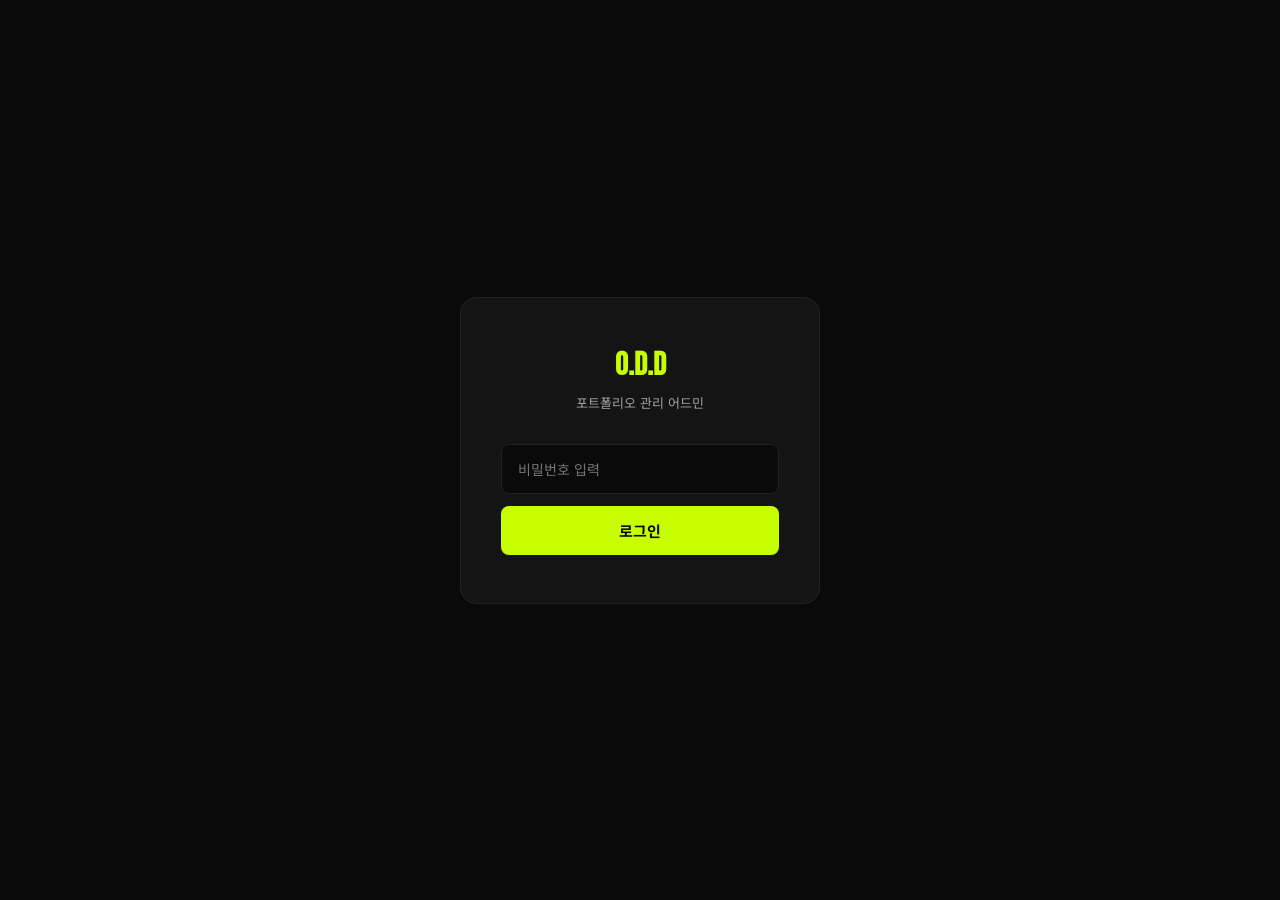
<file: portfolio_admin.html>
<!DOCTYPE html>
<html lang="ko">
<head>
<meta charset="UTF-8">
<meta name="viewport" content="width=device-width, initial-scale=1.0">
<title>Studio O.D.D | 포트폴리오 관리</title>
<link rel="preconnect" href="https://fonts.googleapis.com">
<link href="https://fonts.googleapis.com/css2?family=Bebas+Neue&family=Noto+Sans+KR:wght@300;400;500;700;900&display=swap" rel="stylesheet">
<style>
:root {
  --black:#0a0a0a;--white:#f5f5f0;--accent:#c8ff00;
  --accent2:#ff4d00;--gray:#141414;--gray2:#222;--muted:#a0a0a0;
  --font-display:'Bebas Neue',sans-serif;--font-body:'Noto Sans KR',sans-serif;
}
*,*::before,*::after{box-sizing:border-box;margin:0;padding:0;}
body{background:var(--black);color:var(--white);font-family:var(--font-body);min-height:100vh;}

/* LOGIN */
#login-screen{min-height:100vh;display:flex;align-items:center;justify-content:center;}
.login-box{background:var(--gray);border:1px solid var(--gray2);border-radius:16px;padding:48px 40px;width:360px;text-align:center;}
.login-box h1{font-family:var(--font-display);font-size:32px;color:var(--accent);margin-bottom:8px;}
.login-box p{font-size:13px;color:var(--muted);margin-bottom:32px;}
.login-box input{width:100%;padding:14px 16px;background:var(--black);border:1px solid var(--gray2);border-radius:8px;color:var(--white);font-family:var(--font-body);font-size:14px;margin-bottom:12px;outline:none;transition:border-color .2s;}
.login-box input:focus{border-color:var(--accent);}
.btn-login{width:100%;padding:14px;background:var(--accent);color:var(--black);border:none;border-radius:8px;font-family:var(--font-body);font-size:15px;font-weight:700;cursor:pointer;transition:opacity .2s;}
.btn-login:hover{opacity:.85;}
.login-err{color:var(--accent2);font-size:13px;margin-top:10px;display:none;}

/* ADMIN */
#admin-screen{display:none;}
.admin-header{background:var(--gray);border-bottom:1px solid var(--gray2);padding:16px 40px;display:flex;align-items:center;justify-content:space-between;position:sticky;top:0;z-index:100;}
.admin-header h1{font-family:var(--font-display);font-size:24px;}
.admin-header h1 span{color:var(--accent);}
.btn-logout{font-size:12px;color:var(--muted);background:none;border:1px solid var(--gray2);padding:8px 16px;border-radius:50px;cursor:pointer;transition:all .2s;}
.btn-logout:hover{color:var(--white);border-color:var(--white);}

.admin-tabs{display:flex;gap:8px;max-width:960px;margin:0 auto;padding:32px 24px 0;}
.admin-tab-btn{background:var(--gray);color:var(--muted);border:1px solid var(--gray2);padding:12px 24px;border-radius:50px;font-family:var(--font-body);font-size:14px;font-weight:600;cursor:pointer;transition:all .2s;}
.admin-tab-btn:hover{color:var(--white);border-color:var(--white);}
.admin-tab-btn.active{background:var(--accent);color:var(--black);border-color:var(--accent);}

.admin-body{max-width:960px;margin:0 auto;padding:48px 24px;}

/* FORM */
.form-card{background:var(--gray);border:1px solid var(--gray2);border-radius:16px;padding:40px;margin-bottom:48px;}
.form-card h2{font-family:var(--font-display);font-size:22px;color:var(--accent);margin-bottom:28px;padding-bottom:16px;border-bottom:1px solid var(--gray2);}
.form-card h2.editing{color:#f5a623;}
.form-row{display:grid;grid-template-columns:1fr 1fr;gap:16px;margin-bottom:16px;}
.form-row.full{grid-template-columns:1fr;}
.form-group{display:flex;flex-direction:column;gap:8px;}
.form-group label{font-size:12px;font-weight:700;color:var(--muted);letter-spacing:1px;text-transform:uppercase;}
.form-group input,.form-group select,.form-group textarea{background:var(--black);border:1px solid var(--gray2);border-radius:8px;color:var(--white);font-family:var(--font-body);font-size:14px;padding:12px 14px;outline:none;transition:border-color .2s;}
.form-group input:focus,.form-group select:focus,.form-group textarea:focus{border-color:var(--accent);}
.form-group textarea{resize:vertical;min-height:80px;}
.form-group select option{background:var(--black);}

/* UPLOAD */
.upload-zone{border:2px dashed var(--gray2);border-radius:8px;padding:32px;text-align:center;cursor:pointer;transition:border-color .2s,background .2s;position:relative;}
.upload-zone:hover,.upload-zone.dragover{border-color:var(--accent);background:rgba(200,255,0,.03);}
.upload-zone input[type="file"]{position:absolute;inset:0;opacity:0;cursor:pointer;}
.upload-zone .upload-icon{font-size:32px;margin-bottom:8px;}
.upload-zone p{font-size:13px;color:var(--muted);}
.upload-zone p span{color:var(--accent);font-weight:600;}
.upload-preview{margin-top:12px;max-width:100%;max-height:200px;border-radius:6px;object-fit:contain;display:none;}
.upload-progress{margin-top:10px;height:4px;background:var(--gray2);border-radius:2px;overflow:hidden;display:none;}
.upload-progress-bar{height:100%;background:var(--accent);width:0%;transition:width .3s;}

/* GALLERY MULTI */
.gallery-preview-row{display:flex;flex-wrap:wrap;gap:10px;margin-top:12px;}
.gallery-thumb-wrap{position:relative;width:80px;height:80px;}
.gallery-thumb-wrap img{width:100%;height:100%;object-fit:cover;border-radius:6px;border:1px solid var(--gray2);}
.gallery-thumb-remove{position:absolute;top:-6px;right:-6px;width:20px;height:20px;border-radius:50%;background:var(--accent2);color:#fff;border:none;font-size:11px;cursor:pointer;display:flex;align-items:center;justify-content:center;}

/* ACTIONS */
.form-actions{display:flex;gap:12px;margin-top:28px;padding-top:24px;border-top:1px solid var(--gray2);}
.btn-submit{flex:1;padding:16px;background:var(--accent);color:var(--black);border:none;border-radius:10px;font-family:var(--font-body);font-size:15px;font-weight:700;cursor:pointer;transition:opacity .2s;}
.btn-submit:hover{opacity:.85;}
.btn-submit:disabled{opacity:.4;cursor:not-allowed;}
.btn-submit.update{background:#f5a623;}
.btn-reset{padding:16px 24px;background:none;color:var(--muted);border:1px solid var(--gray2);border-radius:10px;font-family:var(--font-body);font-size:14px;cursor:pointer;transition:all .2s;}
.btn-reset:hover{color:var(--white);border-color:var(--white);}

/* TOAST */
.toast{position:fixed;bottom:32px;left:50%;transform:translateX(-50%) translateY(20px);background:var(--accent);color:var(--black);padding:14px 28px;border-radius:50px;font-size:14px;font-weight:700;opacity:0;pointer-events:none;transition:opacity .3s,transform .3s;z-index:9999;}
.toast.error{background:var(--accent2);color:var(--white);}
.toast.show{opacity:1;transform:translateX(-50%) translateY(0);}

/* LIST */
.list-card{background:var(--gray);border:1px solid var(--gray2);border-radius:16px;overflow:hidden;}
.list-header{padding:24px 28px;border-bottom:1px solid var(--gray2);display:flex;align-items:center;justify-content:space-between;}
.list-header h2{font-family:var(--font-display);font-size:22px;}
.list-count{font-size:13px;color:var(--muted);}
.list-item{display:grid;grid-template-columns:56px 1fr auto;gap:16px;align-items:center;padding:16px 28px;border-bottom:1px solid var(--gray2);transition:background .2s;}
.list-item:last-child{border-bottom:none;}
.list-item:hover{background:rgba(255,255,255,.02);}
.list-thumb{width:56px;height:56px;border-radius:8px;object-fit:cover;background:var(--black);display:block;}
.list-thumb-placeholder{width:56px;height:56px;border-radius:8px;background:var(--black);display:flex;align-items:center;justify-content:center;color:#444;font-size:11px;}
.list-info{display:flex;flex-direction:column;gap:4px;}
.list-title{font-size:15px;font-weight:700;color:var(--white);}
.list-meta{font-size:12px;color:var(--muted);}
.list-meta span{color:var(--accent);margin-right:8px;}
.list-actions{display:flex;gap:8px;}
.btn-edit{background:none;border:1px solid rgba(200,255,0,.3);color:var(--accent);padding:7px 14px;border-radius:6px;font-size:12px;cursor:pointer;transition:all .2s;white-space:nowrap;}
.btn-edit:hover{background:rgba(200,255,0,.1);}
.btn-delete{background:none;border:1px solid rgba(255,77,0,.3);color:var(--accent2);padding:7px 14px;border-radius:6px;font-size:12px;cursor:pointer;transition:all .2s;white-space:nowrap;}
.btn-delete:hover{background:rgba(255,77,0,.1);}
.list-empty{padding:48px;text-align:center;color:var(--muted);font-size:14px;}
.list-loading{padding:48px;text-align:center;color:var(--muted);font-size:14px;}

@media(max-width:600px){
  .form-row{grid-template-columns:1fr;}
  .admin-header{padding:14px 20px;}
  .admin-body{padding:28px 16px;}
  .form-card{padding:24px 20px;}
  .list-item{grid-template-columns:48px 1fr;}
  .list-actions{grid-column:1/-1;justify-content:flex-end;}
}
</style>
</head>
<body>

<div id="login-screen">
  <div class="login-box">
    <h1>O.D.D</h1>
    <p>포트폴리오 관리 어드민</p>
    <input type="password" id="pw-input" placeholder="비밀번호 입력" onkeydown="if(event.key==='Enter')doLogin()">
    <button class="btn-login" onclick="doLogin()">로그인</button>
    <p class="login-err" id="login-err">비밀번호가 틀렸습니다.</p>
  </div>
</div>

<div id="admin-screen">
  <div class="admin-header">
    <h1>STUDIO <span>O.D.D</span> — 포트폴리오 관리</h1>
    <button class="btn-logout" onclick="doLogout()">로그아웃</button>
  </div>

  <div class="admin-tabs">
    <button class="admin-tab-btn active" id="atab-detail" onclick="switchAdminTab('detail')">상세페이지 포트폴리오</button>
    <button class="admin-tab-btn" id="atab-website" onclick="switchAdminTab('website')">홈페이지 포트폴리오</button>
  </div>

  <!-- ── 상세페이지 탭 ── -->
  <div class="admin-body" id="admin-body-detail">
    <div class="form-card">
      <h2 id="detail-form-title">+ 새 포트폴리오 등록</h2>

      <div class="form-row">
        <div class="form-group">
          <label>작업명 *</label>
          <input type="text" id="f-title" placeholder="유픽클리닉 - 강남언니 랜딩페이지">
        </div>
        <div class="form-group">
          <label>작업자 *</label>
          <input type="text" id="f-worker" placeholder="Yoonsik / Erin Jung">
        </div>
      </div>

      <div class="form-row">
        <div class="form-group">
          <label>카테고리 *</label>
          <select id="f-category">
            <option value="">선택하세요</option>
            <option value="beauty" data-label="피부·뷰티">피부·뷰티</option>
            <option value="diet" data-label="다이어트·식품">다이어트·식품</option>
            <option value="promotion" data-label="이벤트·프로모션">이벤트·프로모션</option>
            <option value="pt" data-label="헬스·PT">헬스·PT</option>
            <option value="academy" data-label="학원·교육">학원·교육</option>
            <option value="editorial" data-label="인쇄·기타">인쇄·기타</option>
          </select>
        </div>
        <div class="form-group">
          <label>한 줄 설명</label>
          <input type="text" id="f-desc" placeholder="브랜드 시즌 이벤트 프로모션 랜딩페이지">
        </div>
      </div>

      <div class="form-row full">
        <div class="form-group">
          <label>특징 (콤마로 구분)</label>
          <input type="text" id="f-features" placeholder="고급 비주얼, 시즌 이벤트, 모바일 최적화">
        </div>
      </div>

      <div class="form-row">
        <div class="form-group">
          <label>썸네일 이미지 *</label>
          <div class="upload-zone" id="zone-thumb" ondragover="onDrag(event,'zone-thumb')" ondragleave="offDrag('zone-thumb')" ondrop="onDrop(event,'thumb')">
            <input type="file" id="file-thumb" accept="image/*" onchange="onFileChange(event,'thumb')">
            <div class="upload-icon">🖼️</div>
            <p>클릭하거나 <span>드래그</span>해서 업로드<br><small>카드에 보이는 미리보기 이미지</small></p>
            <img class="upload-preview" id="prev-thumb">
            <div class="upload-progress" id="prog-thumb"><div class="upload-progress-bar" id="progbar-thumb"></div></div>
          </div>
        </div>
        <div class="form-group">
          <label>대표 상세 이미지</label>
          <div class="upload-zone" id="zone-image" ondragover="onDrag(event,'zone-image')" ondragleave="offDrag('zone-image')" ondrop="onDrop(event,'image')">
            <input type="file" id="file-image" accept="image/*" onchange="onFileChange(event,'image')">
            <div class="upload-icon">📄</div>
            <p>클릭하거나 <span>드래그</span>해서 업로드<br><small>모달에서 보이는 메인 이미지</small></p>
            <img class="upload-preview" id="prev-image">
            <div class="upload-progress" id="prog-image"><div class="upload-progress-bar" id="progbar-image"></div></div>
          </div>
        </div>
      </div>

      <div class="form-row full">
        <div class="form-group">
          <label>추가 이미지 (여러 장 가능)</label>
          <div class="upload-zone" id="zone-detail-gallery" ondragover="onDrag(event,'zone-detail-gallery')" ondragleave="offDrag('zone-detail-gallery')" ondrop="onDetailGalleryDrop(event)">
            <input type="file" id="file-detail-gallery" accept="image/*" multiple onchange="onDetailGalleryChange(event)">
            <div class="upload-icon">🗂️</div>
            <p>클릭하거나 <span>여러 장 드래그</span>해서 업로드<br><small>모달에서 갤러리로 넘겨볼 수 있는 추가 이미지들</small></p>
          </div>
          <div class="gallery-preview-row" id="detail-gallery-preview"></div>
          <div class="upload-progress" id="prog-detail-gallery"><div class="upload-progress-bar" id="progbar-detail-gallery"></div></div>
        </div>
      </div>

      <div class="form-actions">
        <button class="btn-reset" onclick="resetDetailForm()">초기화</button>
        <button class="btn-submit" id="btn-submit" onclick="submitPortfolio()">포트폴리오 등록하기 →</button>
      </div>
    </div>

    <div class="list-card">
      <div class="list-header">
        <h2>등록된 포트폴리오</h2>
        <span class="list-count" id="list-count">불러오는 중...</span>
      </div>
      <div id="portfolio-list"><div class="list-loading">불러오는 중...</div></div>
    </div>
  </div>

  <!-- ── 홈페이지 탭 ── -->
  <div class="admin-body" id="admin-body-website" style="display:none">
    <div class="form-card">
      <h2 id="website-form-title">+ 새 홈페이지 포트폴리오 등록</h2>

      <div class="form-row">
        <div class="form-group">
          <label>사이트명 *</label>
          <input type="text" id="w-title" placeholder="지니앤솔루션 홈페이지">
        </div>
        <div class="form-group">
          <label>사이트 URL <span style="color:#666;font-weight:400;text-transform:none;">(UX/UI는 비워도 됨)</span></label>
          <input type="text" id="w-url" placeholder="https://example.com">
        </div>
      </div>

      <div class="form-row">
        <div class="form-group">
          <label>분류 (Type) *</label>
          <select id="w-type" onchange="toggleGalleryField()">
            <option value="">선택하세요</option>
            <option value="Brand Website">Brand Website (브랜드 홈페이지)</option>
            <option value="Landing Page">Landing Page (랜딩페이지)</option>
            <option value="E-Commerce">E-Commerce</option>
            <option value="Personal Project">Personal Project</option>
            <option value="UX/UI Design">UX/UI Design (디자인 시안)</option>
          </select>
        </div>
        <div class="form-group">
          <label>상태</label>
          <select id="w-live-tag">
            <option value="live">● LIVE (운영중)</option>
            <option value="dev">▲ 준비중</option>
          </select>
        </div>
      </div>

      <div class="form-row full">
        <div class="form-group">
          <label>한 줄 설명</label>
          <input type="text" id="w-desc" placeholder="아임웹 기반으로 제작된 브랜드 홈페이지">
        </div>
      </div>

      <div class="form-row full">
        <div class="form-group">
          <label>태그 (콤마로 구분)</label>
          <input type="text" id="w-tags" placeholder="브랜드 홈페이지, 반응형">
        </div>
      </div>

      <div class="form-row full">
        <div class="form-group">
          <label>썸네일 이미지 *</label>
          <div class="upload-zone" id="zone-wthumb" ondragover="onDrag(event,'zone-wthumb')" ondragleave="offDrag('zone-wthumb')" ondrop="onDrop(event,'wthumb')">
            <input type="file" id="file-wthumb" accept="image/*" onchange="onFileChange(event,'wthumb')">
            <div class="upload-icon">🖥️</div>
            <p>클릭하거나 <span>드래그</span>해서 업로드<br><small>카드에 보이는 썸네일 이미지 (16:10 권장)</small></p>
            <img class="upload-preview" id="prev-wthumb">
            <div class="upload-progress" id="prog-wthumb"><div class="upload-progress-bar" id="progbar-wthumb"></div></div>
          </div>
        </div>
      </div>

      <div class="form-row full" id="row-gallery" style="display:none">
        <div class="form-group">
          <label>UX/UI 갤러리 이미지 (여러 장 가능) *</label>
          <div class="upload-zone" id="zone-gallery" ondragover="onDrag(event,'zone-gallery')" ondragleave="offDrag('zone-gallery')" ondrop="onGalleryDrop(event)">
            <input type="file" id="file-gallery" accept="image/*" multiple onchange="onGalleryChange(event)">
            <div class="upload-icon">🎨</div>
            <p>클릭하거나 <span>여러 장 드래그</span>해서 업로드<br><small>디자인 시안, 와이어프레임 등 (순서대로 표시됨)</small></p>
          </div>
          <div class="gallery-preview-row" id="gallery-preview"></div>
          <div class="upload-progress" id="prog-gallery"><div class="upload-progress-bar" id="progbar-gallery"></div></div>
        </div>
      </div>

      <div class="form-actions">
        <button class="btn-reset" onclick="resetWebForm()">초기화</button>
        <button class="btn-submit" id="btn-wsubmit" onclick="submitWebsite()">홈페이지 포트폴리오 등록하기 →</button>
      </div>
    </div>

    <div class="list-card">
      <div class="list-header">
        <h2>등록된 홈페이지 포트폴리오</h2>
        <span class="list-count" id="wlist-count">불러오는 중...</span>
      </div>
      <div id="website-list"><div class="list-loading">불러오는 중...</div></div>
    </div>
  </div>
</div>

<div class="toast" id="toast"></div>

<script>
const SUPABASE_URL = 'https://zqiophoueasyjvwjapai.supabase.co';
const SUPABASE_KEY = 'sb_publishable_NVHZWgrprdaKCgZ4mqmEEg_vt43h2Hz';
const ADMIN_PW     = 'odd2026!';

// ── 로그인 ────────────────────────────────────────
function doLogin() {
  if (document.getElementById('pw-input').value === ADMIN_PW) {
    document.getElementById('login-screen').style.display = 'none';
    document.getElementById('admin-screen').style.display = 'block';
    loadList();
  } else {
    document.getElementById('login-err').style.display = 'block';
  }
}
function doLogout() {
  document.getElementById('login-screen').style.display = 'flex';
  document.getElementById('admin-screen').style.display = 'none';
  document.getElementById('pw-input').value = '';
}

// ── 탭 ────────────────────────────────────────────
function switchAdminTab(tab) {
  document.getElementById('atab-detail').classList.toggle('active', tab==='detail');
  document.getElementById('atab-website').classList.toggle('active', tab==='website');
  document.getElementById('admin-body-detail').style.display  = tab==='detail'  ? '' : 'none';
  document.getElementById('admin-body-website').style.display = tab==='website' ? '' : 'none';
  if (tab === 'website') loadWebsiteList();
}

// ── 토스트 ────────────────────────────────────────
function showToast(msg, isErr=false) {
  const t = document.getElementById('toast');
  t.textContent = msg;
  t.className = 'toast'+(isErr?' error':'')+' show';
  setTimeout(()=>t.className='toast'+(isErr?' error':''), 3000);
}

// ── 업로드 상태 ───────────────────────────────────
const uploadedUrls = { thumb:null, image:null, wthumb:null };
let detailGalleryUrls = [];
let galleryUrls = [];
let editingDetailId = null;
let editingWebsiteId = null;

// ── 드래그 공통 ───────────────────────────────────
function onDrag(e, zoneId) { e.preventDefault(); document.getElementById(zoneId).classList.add('dragover'); }
function offDrag(zoneId) { document.getElementById(zoneId).classList.remove('dragover'); }
function onDrop(e, key) {
  e.preventDefault();
  const zoneMap = { thumb:'zone-thumb', image:'zone-image', wthumb:'zone-wthumb' };
  offDrag(zoneMap[key] || 'zone-'+key);
  const file = e.dataTransfer.files[0];
  if (file) uploadImage(file, key);
}
function onFileChange(e, key) {
  const file = e.target.files[0];
  if (file) uploadImage(file, key);
}

async function uploadImage(file, key) {
  const prevEl = document.getElementById('prev-'+key);
  const progEl = document.getElementById('prog-'+key);
  const barEl  = document.getElementById('progbar-'+key);
  const reader = new FileReader();
  reader.onload = e => { prevEl.src = e.target.result; prevEl.style.display='block'; };
  reader.readAsDataURL(file);
  progEl.style.display = 'block'; barEl.style.width = '30%';
  const ext = file.name.split('.').pop();
  const fileName = `${key}_${Date.now()}.${ext}`;
  const res = await fetch(`${SUPABASE_URL}/storage/v1/object/portfolio-images/${fileName}`, {
    method:'POST',
    headers:{ 'apikey':SUPABASE_KEY,'Authorization':`Bearer ${SUPABASE_KEY}`,'Content-Type':file.type,'x-upsert':'true' },
    body:file
  });
  barEl.style.width='100%';
  setTimeout(()=>{ progEl.style.display='none'; barEl.style.width='0%'; }, 600);
  if (!res.ok) { showToast('이미지 업로드 실패 😢', true); return; }
  uploadedUrls[key] = `${SUPABASE_URL}/storage/v1/object/public/portfolio-images/${fileName}`;
  showToast(key==='thumb'?'썸네일 업로드 완료 ✅':'이미지 업로드 완료 ✅');
}

// ── 상세페이지 갤러리 다중 업로드 ────────────────
async function onDetailGalleryChange(e) {
  for (const file of Array.from(e.target.files)) await uploadDetailGalleryFile(file);
  e.target.value = '';
}
async function onDetailGalleryDrop(e) {
  e.preventDefault(); offDrag('zone-detail-gallery');
  for (const file of Array.from(e.dataTransfer.files).filter(f=>f.type.startsWith('image/')))
    await uploadDetailGalleryFile(file);
}
async function uploadDetailGalleryFile(file) {
  const progEl = document.getElementById('prog-detail-gallery');
  const barEl  = document.getElementById('progbar-detail-gallery');
  progEl.style.display='block'; barEl.style.width='30%';
  const ext = file.name.split('.').pop();
  const fileName = `detail_gallery_${Date.now()}_${Math.random().toString(36).slice(2,7)}.${ext}`;
  const res = await fetch(`${SUPABASE_URL}/storage/v1/object/portfolio-images/${fileName}`, {
    method:'POST',
    headers:{ 'apikey':SUPABASE_KEY,'Authorization':`Bearer ${SUPABASE_KEY}`,'Content-Type':file.type,'x-upsert':'true' },
    body:file
  });
  barEl.style.width='100%';
  setTimeout(()=>{ progEl.style.display='none'; barEl.style.width='0%'; }, 600);
  if (!res.ok) { showToast('갤러리 이미지 업로드 실패 😢', true); return; }
  detailGalleryUrls.push(`${SUPABASE_URL}/storage/v1/object/public/portfolio-images/${fileName}`);
  renderDetailGalleryPreview();
  showToast('갤러리 이미지 추가됨 ✅');
}
function renderDetailGalleryPreview() {
  document.getElementById('detail-gallery-preview').innerHTML = detailGalleryUrls.map((url,idx)=>`
    <div class="gallery-thumb-wrap">
      <img src="${url}">
      <button class="gallery-thumb-remove" onclick="removeDetailGallery(${idx})">✕</button>
    </div>`).join('');
}
function removeDetailGallery(idx) { detailGalleryUrls.splice(idx,1); renderDetailGalleryPreview(); }

// ── 홈페이지 갤러리 (UX/UI) ───────────────────────
function toggleGalleryField() {
  const isUxui = document.getElementById('w-type').value === 'UX/UI Design';
  document.getElementById('row-gallery').style.display = isUxui ? '' : 'none';
}
async function onGalleryChange(e) {
  for (const file of Array.from(e.target.files)) await uploadGalleryFile(file);
  e.target.value = '';
}
async function onGalleryDrop(e) {
  e.preventDefault(); offDrag('zone-gallery');
  for (const file of Array.from(e.dataTransfer.files).filter(f=>f.type.startsWith('image/')))
    await uploadGalleryFile(file);
}
async function uploadGalleryFile(file) {
  const progEl = document.getElementById('prog-gallery');
  const barEl  = document.getElementById('progbar-gallery');
  progEl.style.display='block'; barEl.style.width='30%';
  const ext = file.name.split('.').pop();
  const fileName = `gallery_${Date.now()}_${Math.random().toString(36).slice(2,7)}.${ext}`;
  const res = await fetch(`${SUPABASE_URL}/storage/v1/object/portfolio-images/${fileName}`, {
    method:'POST',
    headers:{ 'apikey':SUPABASE_KEY,'Authorization':`Bearer ${SUPABASE_KEY}`,'Content-Type':file.type,'x-upsert':'true' },
    body:file
  });
  barEl.style.width='100%';
  setTimeout(()=>{ progEl.style.display='none'; barEl.style.width='0%'; }, 600);
  if (!res.ok) { showToast('갤러리 이미지 업로드 실패 😢', true); return; }
  galleryUrls.push(`${SUPABASE_URL}/storage/v1/object/public/portfolio-images/${fileName}`);
  renderGalleryPreview();
  showToast('갤러리 이미지 추가됨 ✅');
}
function renderGalleryPreview() {
  document.getElementById('gallery-preview').innerHTML = galleryUrls.map((url,idx)=>`
    <div class="gallery-thumb-wrap">
      <img src="${url}">
      <button class="gallery-thumb-remove" onclick="removeGallery(${idx})">✕</button>
    </div>`).join('');
}
function removeGallery(idx) { galleryUrls.splice(idx,1); renderGalleryPreview(); }

// ── 상세페이지 등록/수정 ─────────────────────────
async function submitPortfolio() {
  const title    = document.getElementById('f-title').value.trim();
  const worker   = document.getElementById('f-worker').value.trim();
  const catEl    = document.getElementById('f-category');
  const category = catEl.value;
  const catLabel = catEl.options[catEl.selectedIndex]?.dataset.label || '';
  const desc     = document.getElementById('f-desc').value.trim();
  const features = document.getElementById('f-features').value.trim();

  if (!title || !worker || !category) { showToast('작업명, 작업자, 카테고리는 필수입니다.', true); return; }
  if (!editingDetailId && !uploadedUrls.thumb) { showToast('썸네일 이미지를 업로드해주세요.', true); return; }

  const btn = document.getElementById('btn-submit');
  btn.disabled = true; btn.textContent = editingDetailId ? '수정 중...' : '등록 중...';

  const body = {
    title, worker, category, category_label:catLabel, desc, features,
    ...(uploadedUrls.thumb && { thumbnail_url: uploadedUrls.thumb }),
    ...(uploadedUrls.image && { image_url: uploadedUrls.image }),
    gallery_urls: detailGalleryUrls.join(','),
    visible: true,
  };

  const res = editingDetailId
    ? await fetch(`${SUPABASE_URL}/rest/v1/portfolio?id=eq.${editingDetailId}`, {
        method:'PATCH',
        headers:{ 'apikey':SUPABASE_KEY,'Authorization':`Bearer ${SUPABASE_KEY}`,'Content-Type':'application/json','Prefer':'return=minimal' },
        body:JSON.stringify(body)
      })
    : await fetch(`${SUPABASE_URL}/rest/v1/portfolio`, {
        method:'POST',
        headers:{ 'apikey':SUPABASE_KEY,'Authorization':`Bearer ${SUPABASE_KEY}`,'Content-Type':'application/json','Prefer':'return=minimal' },
        body:JSON.stringify(body)
      });

  btn.disabled = false; btn.textContent = editingDetailId ? '수정 완료하기 →' : '포트폴리오 등록하기 →';

  if (res.ok) {
    showToast(editingDetailId ? '수정 완료! ✅' : '등록 완료! 🎉');
    resetDetailForm(); loadList();
  } else {
    showToast('저장 실패. 다시 시도해주세요.', true);
  }
}

function resetDetailForm() {
  editingDetailId = null;
  ['f-title','f-worker','f-desc','f-features'].forEach(id=>document.getElementById(id).value='');
  document.getElementById('f-category').value = '';
  ['thumb','image'].forEach(key=>{ uploadedUrls[key]=null; document.getElementById('prev-'+key).style.display='none'; document.getElementById('file-'+key).value=''; });
  detailGalleryUrls = []; renderDetailGalleryPreview();
  document.getElementById('detail-form-title').textContent = '+ 새 포트폴리오 등록';
  document.getElementById('detail-form-title').className = '';
  const btn = document.getElementById('btn-submit');
  btn.textContent = '포트폴리오 등록하기 →'; btn.className = 'btn-submit';
  window.scrollTo({ top:0, behavior:'smooth' });
}

function editDetailItem(r) {
  editingDetailId = r.id;
  document.getElementById('f-title').value   = r.title || '';
  document.getElementById('f-worker').value  = r.worker || '';
  document.getElementById('f-desc').value    = r.desc || '';
  document.getElementById('f-features').value = r.features || '';
  const catEl = document.getElementById('f-category');
  for (const opt of catEl.options) { if (opt.value === r.category) { opt.selected=true; break; } }
  // 기존 이미지 미리보기
  if (r.thumbnail_url) { const p=document.getElementById('prev-thumb'); p.src=r.thumbnail_url; p.style.display='block'; }
  if (r.image_url)     { const p=document.getElementById('prev-image'); p.src=r.image_url;     p.style.display='block'; }
  // 기존 갤러리
  detailGalleryUrls = r.gallery_urls ? r.gallery_urls.split(',').filter(Boolean) : [];
  renderDetailGalleryPreview();
  document.getElementById('detail-form-title').textContent = '✏️ 포트폴리오 수정 중';
  document.getElementById('detail-form-title').className = 'editing';
  const btn = document.getElementById('btn-submit');
  btn.textContent = '수정 완료하기 →'; btn.className = 'btn-submit update';
  window.scrollTo({ top:0, behavior:'smooth' });
}

// ── 상세페이지 목록 ───────────────────────────────
async function loadList() {
  const listEl  = document.getElementById('portfolio-list');
  const countEl = document.getElementById('list-count');
  listEl.innerHTML = '<div class="list-loading">불러오는 중...</div>';
  const res = await fetch(`${SUPABASE_URL}/rest/v1/portfolio?order=created_at.desc&select=*`,
    { headers:{ 'apikey':SUPABASE_KEY,'Authorization':`Bearer ${SUPABASE_KEY}` } });
  const rows = await res.json();
  countEl.textContent = `총 ${rows.length}개`;
  if (!rows.length) { listEl.innerHTML='<div class="list-empty">등록된 포트폴리오가 없습니다.</div>'; return; }
  listEl.innerHTML = rows.map(r=>`
    <div class="list-item">
      ${r.thumbnail_url
        ? `<img class="list-thumb" src="${r.thumbnail_url}" alt="${r.title}">`
        : `<div class="list-thumb-placeholder">NO IMG</div>`}
      <div class="list-info">
        <div class="list-title">${r.title}</div>
        <div class="list-meta"><span>${r.category_label||r.category}</span>${r.worker} · ${r.visible?'공개':'비공개'}</div>
      </div>
      <div class="list-actions">
        <button class="btn-edit" onclick='editDetailItem(${JSON.stringify(r).replace(/'/g,"&#39;")})'>수정</button>
        <button class="btn-delete" onclick="deleteDetailItem(${r.id},'${r.thumbnail_url||''}','${r.image_url||''}','${r.gallery_urls||''}')">삭제</button>
      </div>
    </div>`).join('');
}

async function deleteDetailItem(id, thumbUrl, imageUrl, galleryStr) {
  if (!confirm('정말 삭제하시겠습니까?')) return;
  await fetch(`${SUPABASE_URL}/rest/v1/portfolio?id=eq.${id}`, {
    method:'DELETE', headers:{ 'apikey':SUPABASE_KEY,'Authorization':`Bearer ${SUPABASE_KEY}` }
  });
  for (const url of [thumbUrl, imageUrl, ...(galleryStr?galleryStr.split(','):[])].filter(Boolean)) {
    const fn = url.split('/portfolio-images/')[1];
    if (fn) await fetch(`${SUPABASE_URL}/storage/v1/object/portfolio-images/${fn}`, {
      method:'DELETE', headers:{ 'apikey':SUPABASE_KEY,'Authorization':`Bearer ${SUPABASE_KEY}` }
    });
  }
  showToast('삭제 완료'); loadList();
}

// ── 홈페이지 등록/수정 ───────────────────────────
async function submitWebsite() {
  const title   = document.getElementById('w-title').value.trim();
  const url     = document.getElementById('w-url').value.trim();
  const type    = document.getElementById('w-type').value;
  const liveTag = document.getElementById('w-live-tag').value;
  const desc    = document.getElementById('w-desc').value.trim();
  const tags    = document.getElementById('w-tags').value.trim();

  if (!title || !type) { showToast('사이트명과 분류는 필수입니다.', true); return; }
  if (!editingWebsiteId && !uploadedUrls.wthumb) { showToast('썸네일 이미지를 업로드해주세요.', true); return; }
  if (type==='UX/UI Design' && !editingWebsiteId && galleryUrls.length===0) {
    showToast('UX/UI 디자인은 갤러리 이미지를 1장 이상 업로드해주세요.', true); return;
  }

  const btn = document.getElementById('btn-wsubmit');
  btn.disabled=true; btn.textContent = editingWebsiteId ? '수정 중...' : '등록 중...';

  const body = {
    title, url, type, tags, desc, live_tag:liveTag,
    ...(uploadedUrls.wthumb && { thumbnail_url: uploadedUrls.wthumb }),
    ...(galleryUrls.length && { gallery_urls: galleryUrls.join(',') }),
    visible:true,
  };

  const res = editingWebsiteId
    ? await fetch(`${SUPABASE_URL}/rest/v1/websites?id=eq.${editingWebsiteId}`, {
        method:'PATCH',
        headers:{ 'apikey':SUPABASE_KEY,'Authorization':`Bearer ${SUPABASE_KEY}`,'Content-Type':'application/json','Prefer':'return=minimal' },
        body:JSON.stringify(body)
      })
    : await fetch(`${SUPABASE_URL}/rest/v1/websites`, {
        method:'POST',
        headers:{ 'apikey':SUPABASE_KEY,'Authorization':`Bearer ${SUPABASE_KEY}`,'Content-Type':'application/json','Prefer':'return=minimal' },
        body:JSON.stringify(body)
      });

  btn.disabled=false; btn.textContent = editingWebsiteId ? '수정 완료하기 →' : '홈페이지 포트폴리오 등록하기 →';

  if (res.ok) {
    showToast(editingWebsiteId ? '수정 완료! ✅' : '등록 완료! 🎉');
    resetWebForm(); loadWebsiteList();
  } else {
    showToast('저장 실패. 다시 시도해주세요.', true);
  }
}

function resetWebForm() {
  editingWebsiteId = null;
  ['w-title','w-url','w-desc','w-tags'].forEach(id=>document.getElementById(id).value='');
  document.getElementById('w-type').value=''; document.getElementById('w-live-tag').value='live';
  uploadedUrls.wthumb=null; document.getElementById('prev-wthumb').style.display='none'; document.getElementById('file-wthumb').value='';
  galleryUrls=[]; renderGalleryPreview(); toggleGalleryField();
  document.getElementById('website-form-title').textContent = '+ 새 홈페이지 포트폴리오 등록';
  document.getElementById('website-form-title').className = '';
  const btn=document.getElementById('btn-wsubmit');
  btn.textContent='홈페이지 포트폴리오 등록하기 →'; btn.className='btn-submit';
  window.scrollTo({ top:0, behavior:'smooth' });
}

function editWebsiteItem(r) {
  editingWebsiteId = r.id;
  document.getElementById('w-title').value   = r.title || '';
  document.getElementById('w-url').value     = r.url   || '';
  document.getElementById('w-desc').value    = r.desc  || '';
  document.getElementById('w-tags').value    = r.tags  || '';
  document.getElementById('w-type').value    = r.type  || '';
  document.getElementById('w-live-tag').value = r.live_tag || 'live';
  toggleGalleryField();
  if (r.thumbnail_url) { const p=document.getElementById('prev-wthumb'); p.src=r.thumbnail_url; p.style.display='block'; }
  galleryUrls = r.gallery_urls ? r.gallery_urls.split(',').filter(Boolean) : [];
  renderGalleryPreview();
  document.getElementById('website-form-title').textContent = '✏️ 홈페이지 수정 중';
  document.getElementById('website-form-title').className = 'editing';
  const btn=document.getElementById('btn-wsubmit');
  btn.textContent='수정 완료하기 →'; btn.className='btn-submit update';
  window.scrollTo({ top:0, behavior:'smooth' });
}

// ── 홈페이지 목록 ─────────────────────────────────
async function loadWebsiteList() {
  const listEl  = document.getElementById('website-list');
  const countEl = document.getElementById('wlist-count');
  listEl.innerHTML = '<div class="list-loading">불러오는 중...</div>';
  const res = await fetch(`${SUPABASE_URL}/rest/v1/websites?order=created_at.desc&select=*`,
    { headers:{ 'apikey':SUPABASE_KEY,'Authorization':`Bearer ${SUPABASE_KEY}` } });
  const rows = await res.json();
  countEl.textContent = `총 ${rows.length}개`;
  if (!rows.length) { listEl.innerHTML='<div class="list-empty">등록된 홈페이지 포트폴리오가 없습니다.</div>'; return; }
  listEl.innerHTML = rows.map(r=>`
    <div class="list-item">
      ${r.thumbnail_url
        ? `<img class="list-thumb" src="${r.thumbnail_url}" alt="${r.title}">`
        : `<div class="list-thumb-placeholder">NO IMG</div>`}
      <div class="list-info">
        <div class="list-title">${r.title}</div>
        <div class="list-meta"><span>${r.live_tag==='live'?'● LIVE':'▲ 준비중'}</span>${r.type} · ${r.visible?'공개':'비공개'}</div>
      </div>
      <div class="list-actions">
        <button class="btn-edit" onclick='editWebsiteItem(${JSON.stringify(r).replace(/'/g,"&#39;")})'>수정</button>
        <button class="btn-delete" onclick="deleteWebsiteItem(${r.id},'${r.thumbnail_url||''}','${r.gallery_urls||''}')">삭제</button>
      </div>
    </div>`).join('');
}

async function deleteWebsiteItem(id, thumbUrl, galleryStr) {
  if (!confirm('정말 삭제하시겠습니까?')) return;
  await fetch(`${SUPABASE_URL}/rest/v1/websites?id=eq.${id}`, {
    method:'DELETE', headers:{ 'apikey':SUPABASE_KEY,'Authorization':`Bearer ${SUPABASE_KEY}` }
  });
  for (const url of [thumbUrl,...(galleryStr?galleryStr.split(','):[])].filter(Boolean)) {
    const fn = url.split('/portfolio-images/')[1];
    if (fn) await fetch(`${SUPABASE_URL}/storage/v1/object/portfolio-images/${fn}`, {
      method:'DELETE', headers:{ 'apikey':SUPABASE_KEY,'Authorization':`Bearer ${SUPABASE_KEY}` }
    });
  }
  showToast('삭제 완료'); loadWebsiteList();
}
</script>
</body>
</html>
</file>
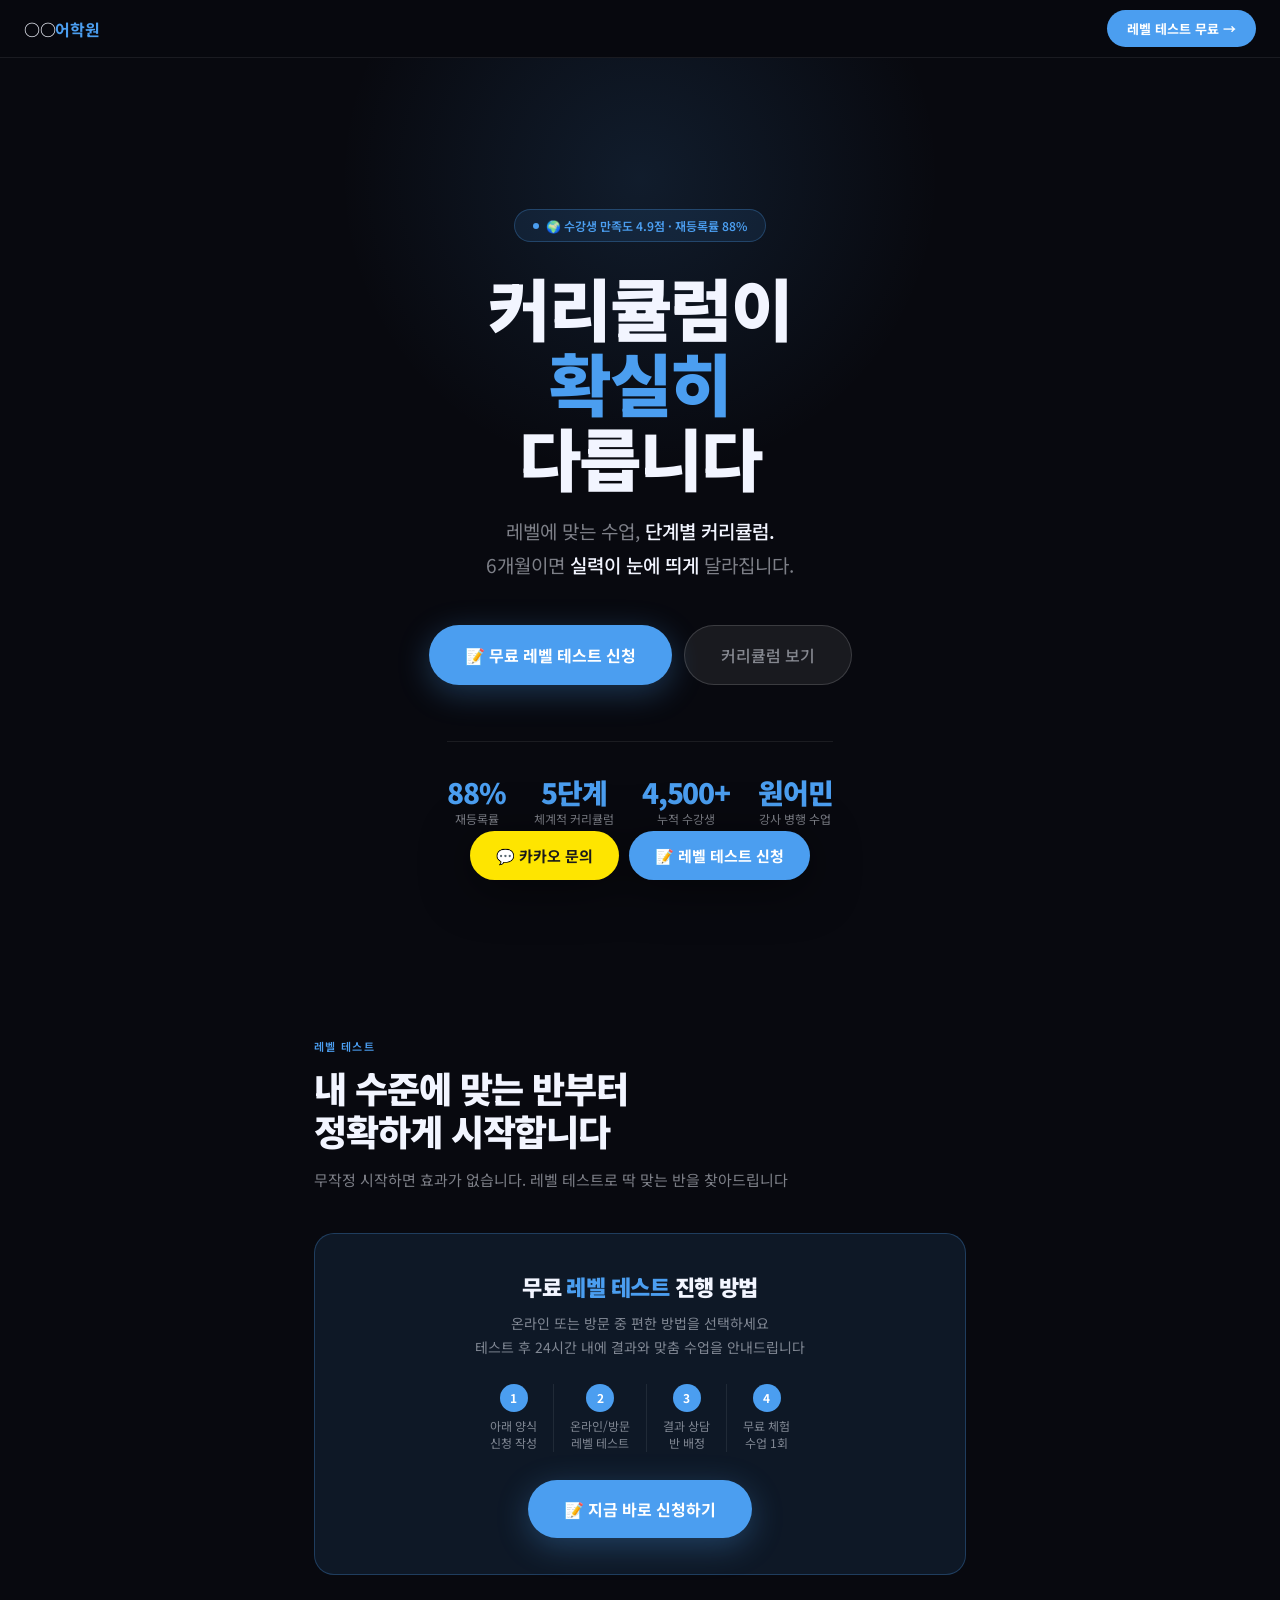
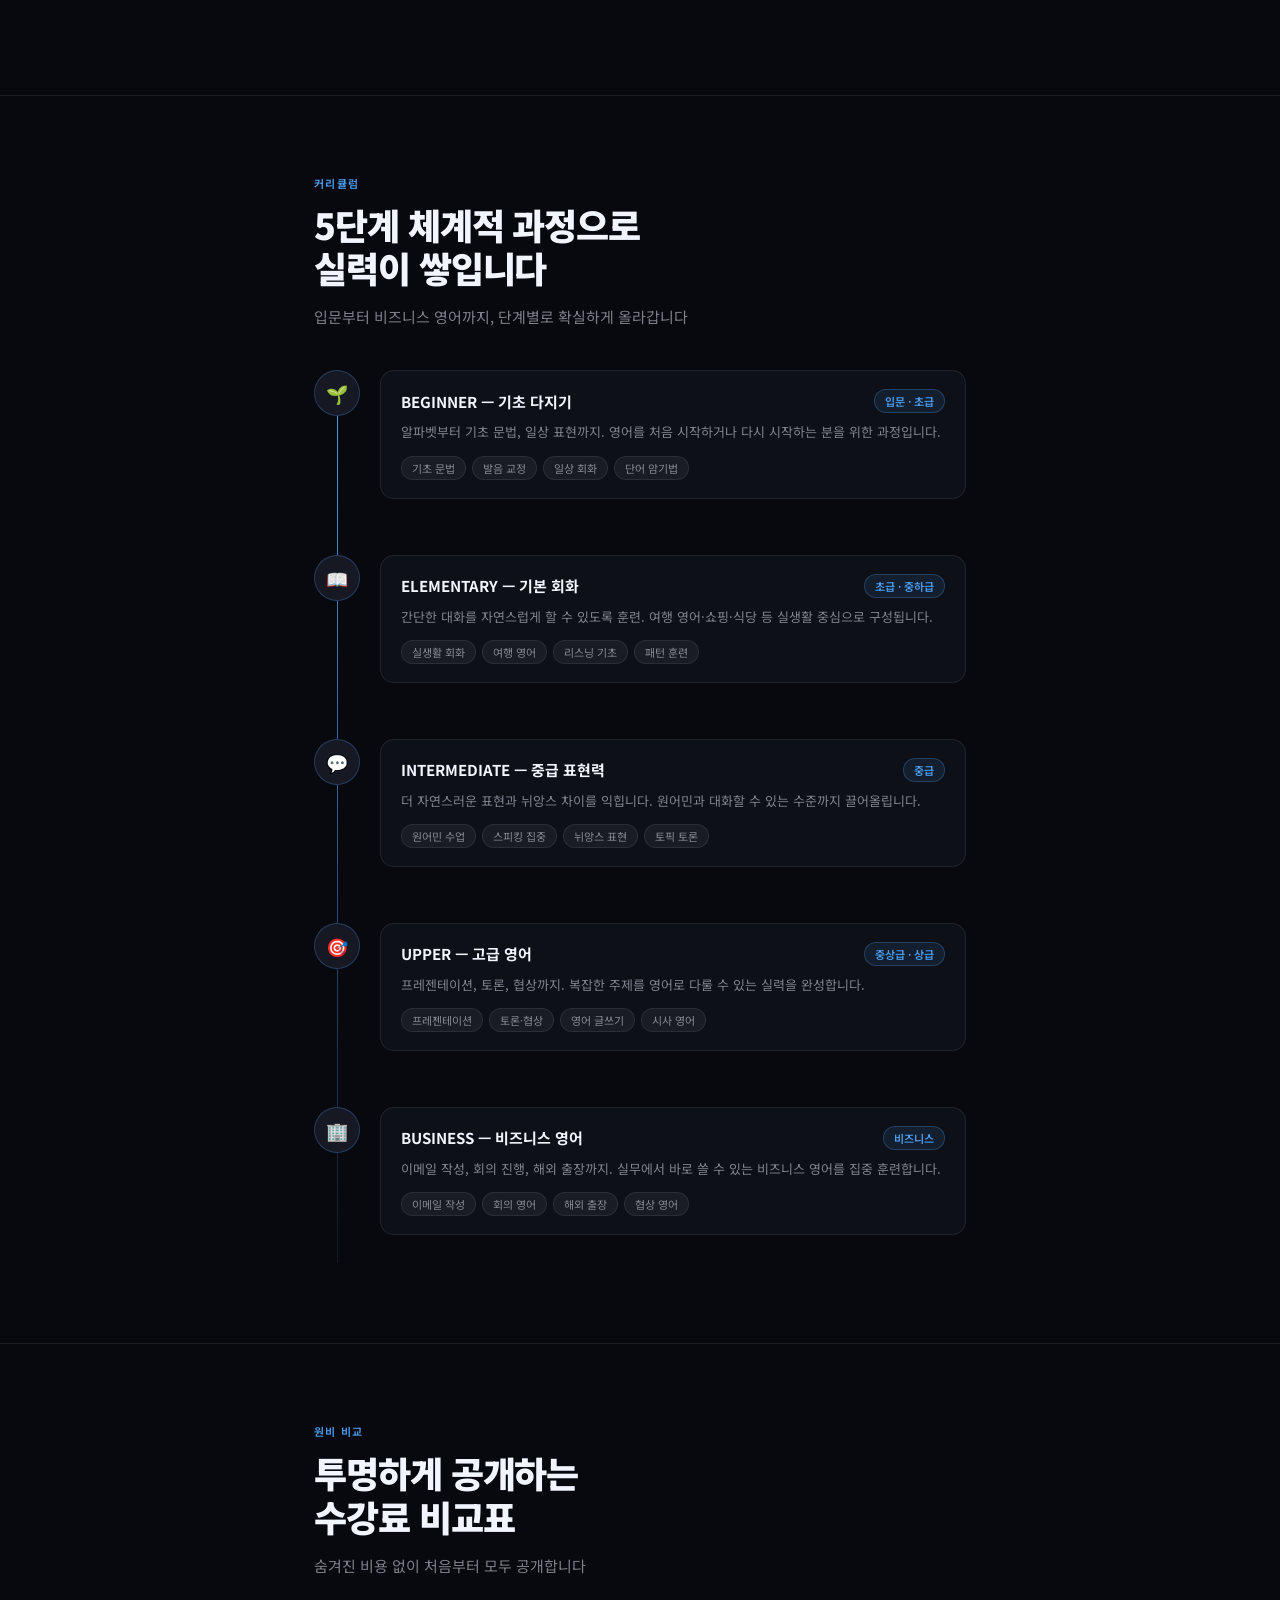
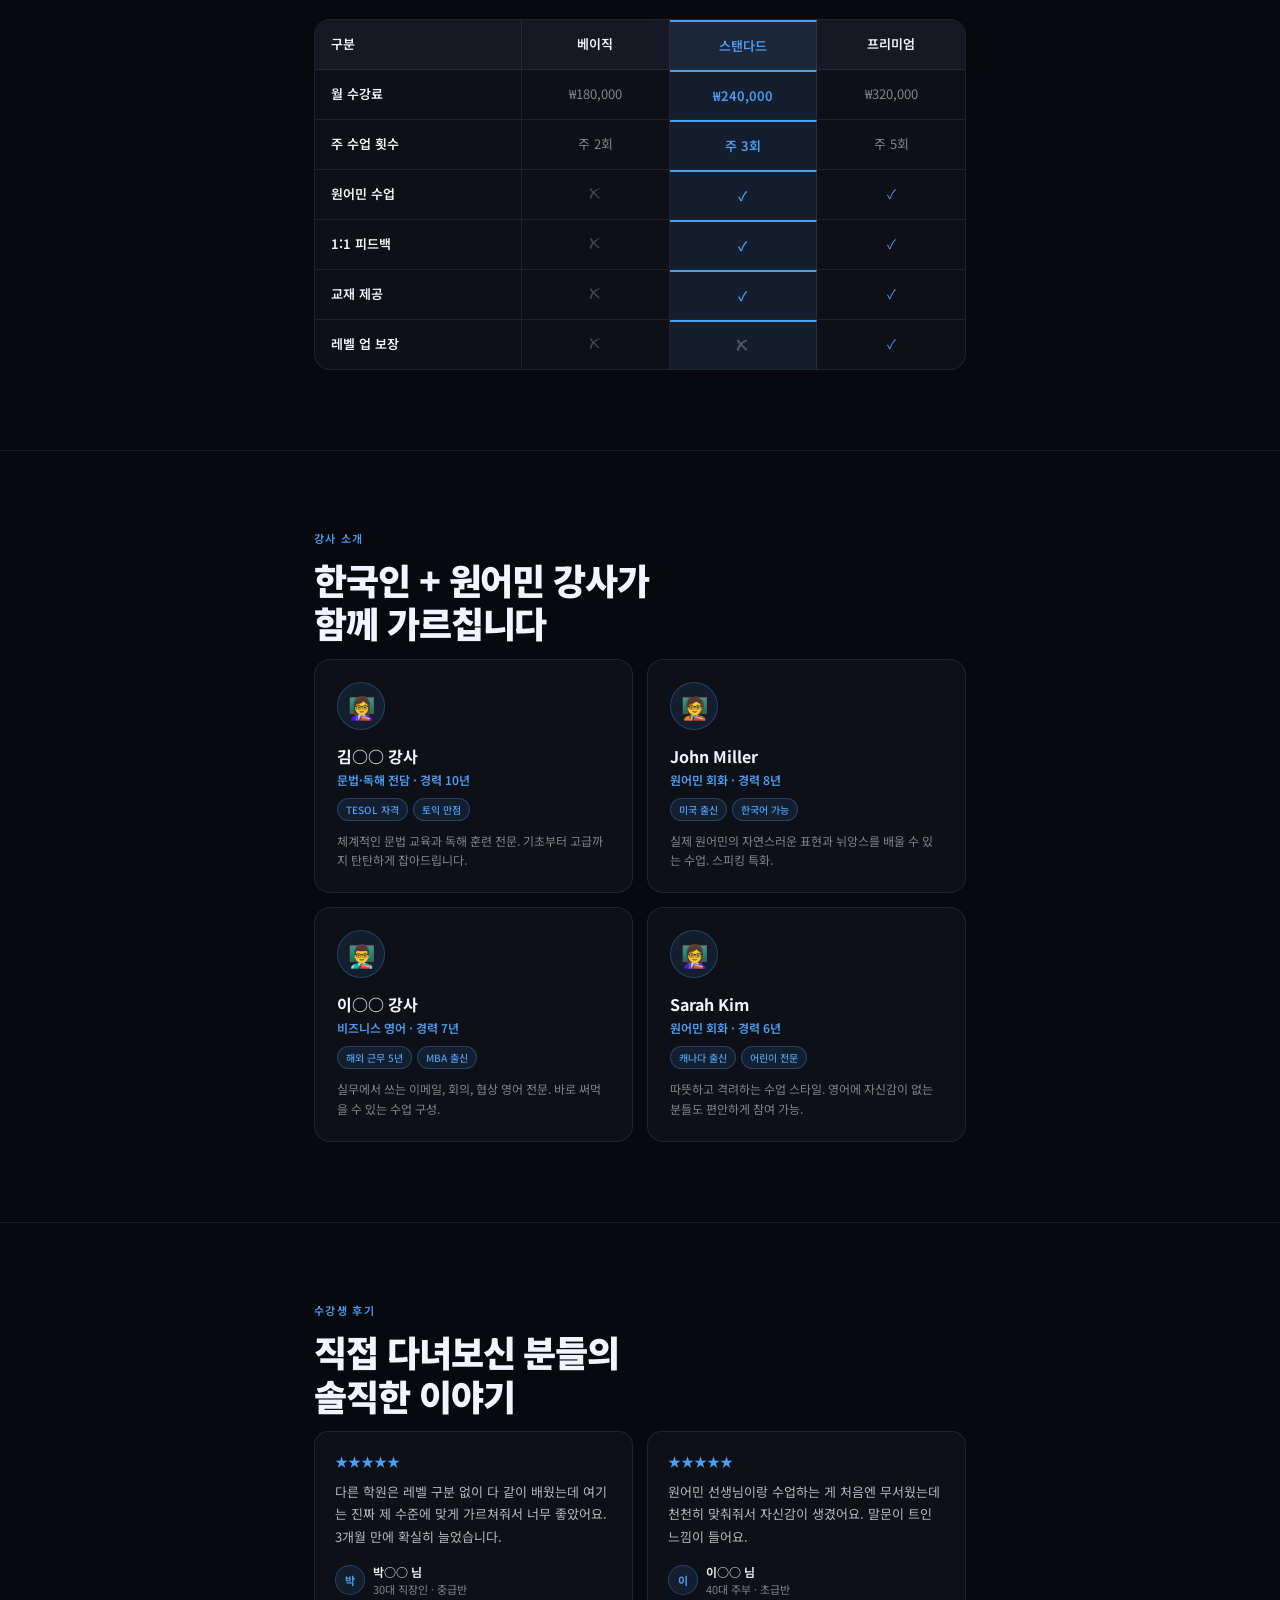
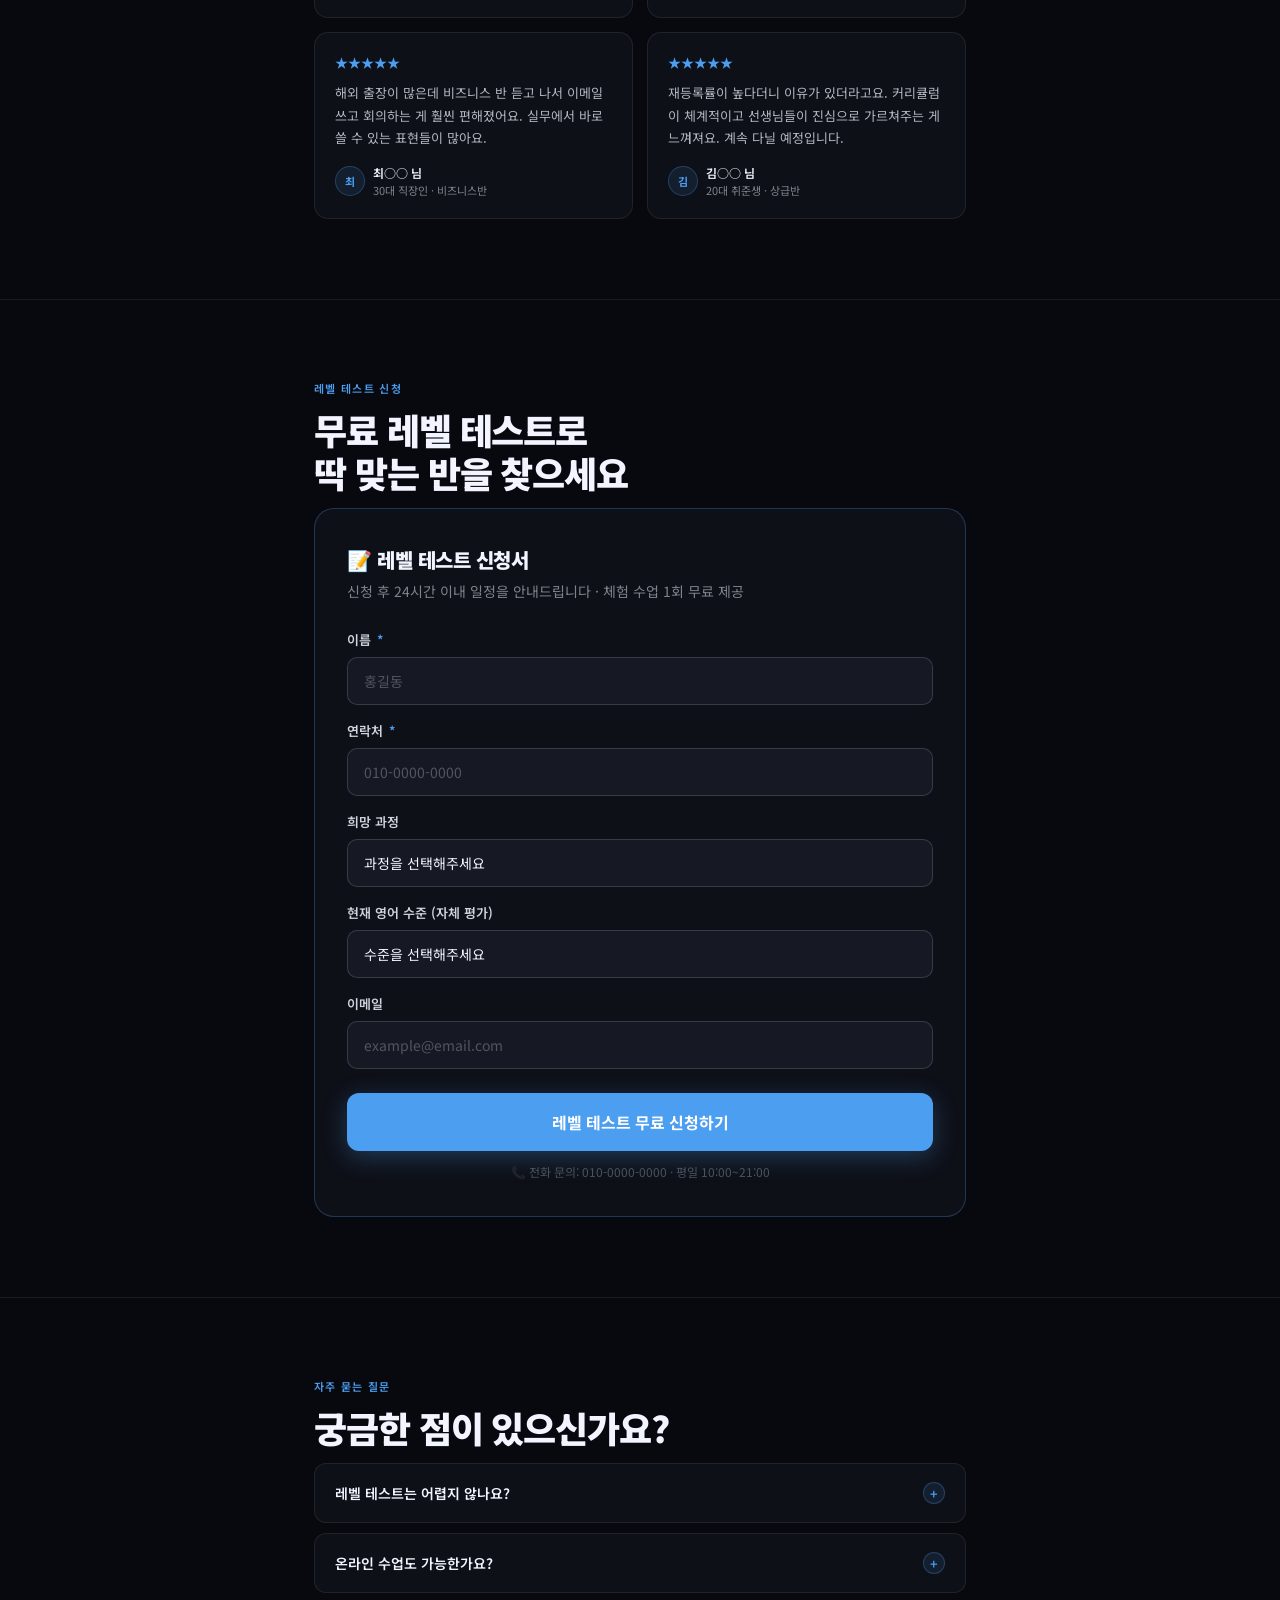
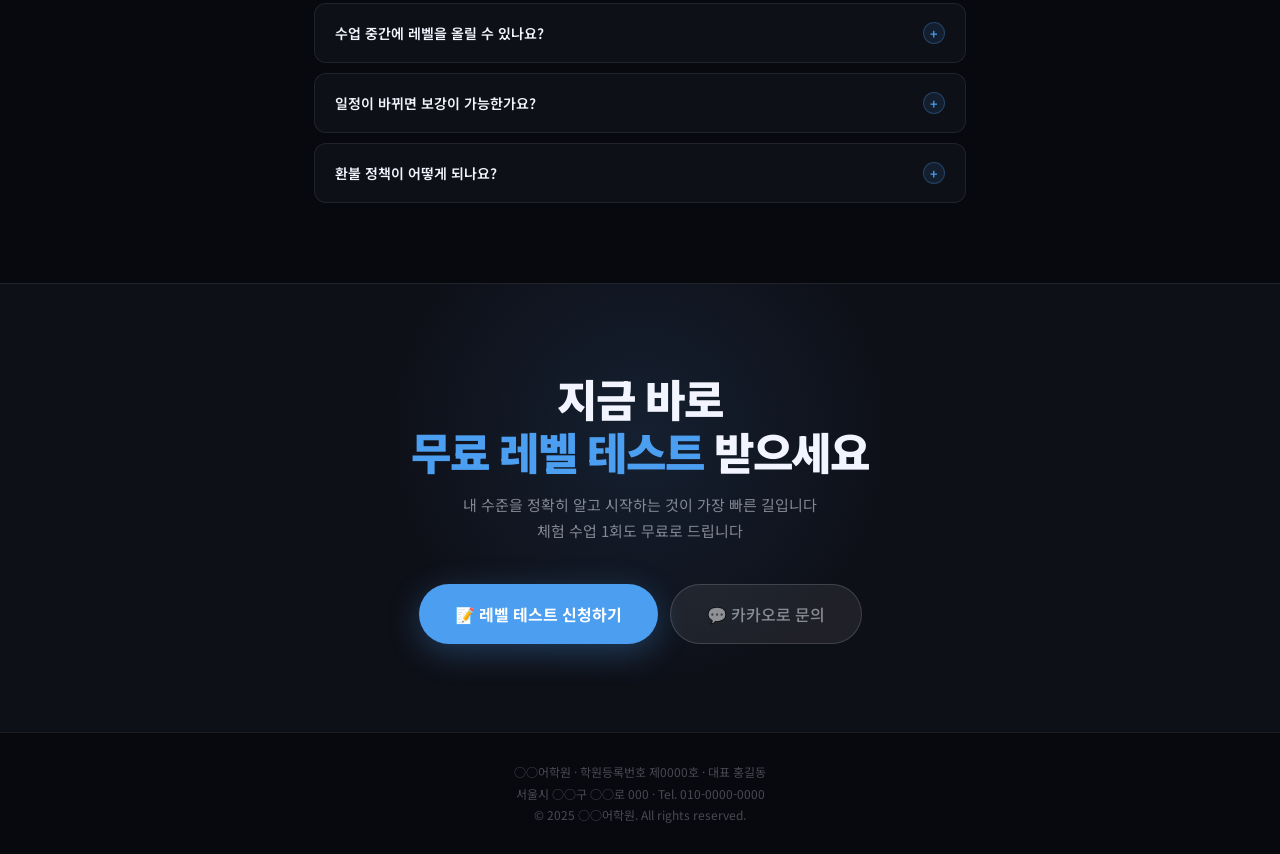
<file: template/academy_language.html>
<!DOCTYPE html>
<html lang="ko">
<head>
<meta charset="UTF-8">
<meta name="viewport" content="width=device-width, initial-scale=1.0">
<title>○○어학원 | 커리큘럼이 다른 영어 학원</title>
<meta name="description" content="단계별 커리큘럼으로 확실히 올라갑니다. 레벨 테스트 무료 신청.">

<link rel="preconnect" href="https://fonts.googleapis.com">
<link href="https://fonts.googleapis.com/css2?family=Noto+Sans+KR:wght@400;500;700;900&display=swap" rel="stylesheet">

<style>
*, *::before, *::after { margin: 0; padding: 0; box-sizing: border-box; }

:root {
  --blue: #4B9EF0;
  --blue2: #2E7DD4;
  --blue-light: rgba(75,158,240,0.10);
  --blue-border: rgba(75,158,240,0.28);
  --bg: #08090F;
  --surface: #0E1018;
  --surface2: #161824;
  --border: rgba(255,255,255,0.08);
  --border-hover: rgba(255,255,255,0.15);
  --text: #F2F5FF;
  --muted: rgba(242,245,255,0.50);
  --muted2: rgba(242,245,255,0.28);
}

html { scroll-behavior: smooth; }
body {
  font-family: 'Noto Sans KR', sans-serif;
  background: var(--bg);
  color: var(--text);
  -webkit-font-smoothing: antialiased;
}
a { text-decoration: none; color: inherit; }

/* ── FLOATING ── */
.float-cta {
  position: fixed; bottom: 20px; left: 50%;
  transform: translateX(-50%);
  z-index: 999;
  display: flex; gap: 10px;
  filter: drop-shadow(0 8px 24px rgba(0,0,0,0.5));
}
.float-btn {
  font-family: 'Noto Sans KR', sans-serif;
  font-size: 15px; font-weight: 700;
  padding: 14px 26px; border-radius: 100px; border: none;
  cursor: pointer; white-space: nowrap;
  transition: transform 0.15s, opacity 0.15s;
}
.float-btn:hover { transform: translateY(-2px); opacity: 0.9; }
.float-btn.kakao { background: #FEE500; color: #1A1A1A; }
.float-btn.main  { background: var(--blue); color: #fff; }

/* ── NAV ── */
nav {
  position: sticky; top: 0; z-index: 100;
  height: 58px;
  display: flex; align-items: center; justify-content: space-between;
  padding: 0 24px;
  background: rgba(8,9,15,0.90);
  backdrop-filter: blur(12px);
  border-bottom: 0.5px solid var(--border);
}
.nav-logo { font-size: 16px; font-weight: 700; letter-spacing: -0.02em; }
.nav-logo span { color: var(--blue); }
.nav-cta {
  background: var(--blue); color: #fff;
  font-size: 13px; font-weight: 700;
  padding: 9px 20px; border-radius: 100px;
  transition: opacity 0.15s;
}
.nav-cta:hover { opacity: 0.88; }

/* ── HERO ── */
.hero {
  min-height: 100vh;
  display: flex; flex-direction: column;
  align-items: center; justify-content: center;
  padding: 80px 24px 60px;
  text-align: center;
  position: relative; overflow: hidden;
}
.hero::before {
  content: '';
  position: absolute; top: -180px; left: 50%;
  transform: translateX(-50%);
  width: 700px; height: 600px;
  background: radial-gradient(circle, rgba(75,158,240,0.13) 0%, transparent 65%);
  pointer-events: none;
}

.hero-badge {
  display: inline-flex; align-items: center; gap: 7px;
  background: var(--blue-light);
  border: 0.5px solid var(--blue-border);
  color: var(--blue);
  font-size: 12px; font-weight: 600;
  padding: 7px 18px; border-radius: 100px;
  margin-bottom: 28px;
  animation: fadeUp 0.6s ease both;
}
.hero-badge::before {
  content: ''; width: 6px; height: 6px;
  border-radius: 50%; background: var(--blue);
  animation: blink 1.6s infinite;
}

.hero h1 {
  font-size: clamp(34px, 8vw, 68px);
  font-weight: 900;
  line-height: 1.1; letter-spacing: -0.035em;
  margin-bottom: 20px;
  animation: fadeUp 0.6s 0.08s ease both;
}
.hero h1 .accent { color: var(--blue); }

.hero p {
  font-size: clamp(15px, 2.5vw, 19px);
  color: var(--muted); line-height: 1.75;
  margin-bottom: 44px;
  animation: fadeUp 0.6s 0.14s ease both;
}
.hero p strong { color: var(--text); font-weight: 500; }

.hero-btns {
  display: flex; gap: 12px; justify-content: center; flex-wrap: wrap;
  animation: fadeUp 0.6s 0.2s ease both;
}
.btn-main {
  background: var(--blue); color: #fff;
  font-family: 'Noto Sans KR', sans-serif;
  font-size: 16px; font-weight: 700;
  padding: 17px 36px; border-radius: 100px; border: none;
  cursor: pointer; transition: opacity 0.15s, transform 0.15s;
  box-shadow: 0 8px 32px rgba(75,158,240,0.3);
}
.btn-main:hover { opacity: 0.9; transform: translateY(-2px); }
.btn-sub {
  background: rgba(255,255,255,0.07);
  border: 0.5px solid var(--border-hover);
  color: var(--muted);
  font-family: 'Noto Sans KR', sans-serif;
  font-size: 16px; font-weight: 500;
  padding: 17px 36px; border-radius: 100px;
  cursor: pointer; transition: background 0.15s;
}
.btn-sub:hover { background: rgba(255,255,255,0.12); color: var(--text); }

.trust-bar {
  display: flex; gap: 28px; flex-wrap: wrap;
  justify-content: center;
  margin-top: 56px; padding-top: 36px;
  border-top: 0.5px solid var(--border);
  animation: fadeUp 0.6s 0.26s ease both;
}
.trust-item { text-align: center; }
.trust-num {
  font-size: 28px; font-weight: 900;
  color: var(--blue); letter-spacing: -0.04em; line-height: 1;
}
.trust-label { font-size: 12px; color: var(--muted); margin-top: 4px; }

/* ── SECTION ── */
.section {
  max-width: 700px; margin: 0 auto;
  padding: 80px 24px;
}
.sec-label {
  font-size: 11px; font-weight: 600;
  letter-spacing: 0.12em; color: var(--blue);
  text-transform: uppercase; margin-bottom: 12px;
}
.sec-title {
  font-size: clamp(24px, 4.5vw, 36px);
  font-weight: 900; letter-spacing: -0.03em;
  line-height: 1.2; margin-bottom: 14px;
}
.sec-desc {
  font-size: 15px; color: var(--muted);
  line-height: 1.8; margin-bottom: 40px;
}

/* ── LEVEL TEST CTA ── */
.level-box {
  background: var(--blue-light);
  border: 0.5px solid var(--blue-border);
  border-radius: 20px; padding: 36px 32px;
  text-align: center; margin-bottom: 40px;
}
.level-box h3 {
  font-size: 22px; font-weight: 900;
  letter-spacing: -0.025em; margin-bottom: 10px;
}
.level-box h3 span { color: var(--blue); }
.level-box p {
  font-size: 14px; color: var(--muted);
  line-height: 1.7; margin-bottom: 24px;
}
.level-steps {
  display: flex; justify-content: center;
  gap: 0; margin-bottom: 28px; flex-wrap: wrap;
}
.level-step {
  display: flex; flex-direction: column;
  align-items: center; gap: 6px;
  padding: 0 16px;
}
.level-step:not(:last-child) { border-right: 0.5px solid var(--border); }
.ls-num {
  width: 28px; height: 28px; border-radius: 50%;
  background: var(--blue); color: #fff;
  font-size: 12px; font-weight: 700;
  display: flex; align-items: center; justify-content: center;
}
.ls-label { font-size: 12px; color: var(--muted); text-align: center; line-height: 1.4; }

/* ── CURRICULUM TIMELINE ── */
.timeline {
  position: relative;
  display: flex; flex-direction: column; gap: 0;
}
.timeline::before {
  content: '';
  position: absolute; left: 23px; top: 0; bottom: 0;
  width: 1px;
  background: linear-gradient(to bottom, var(--blue), rgba(75,158,240,0.1));
}
.tl-item {
  display: flex; gap: 20px;
  padding-bottom: 28px; position: relative;
}
.tl-item:last-child { padding-bottom: 0; }
.tl-dot {
  flex-shrink: 0; width: 46px; height: 46px;
  border-radius: 50%;
  background: var(--surface2);
  border: 1.5px solid var(--blue-border);
  display: flex; align-items: center; justify-content: center;
  font-size: 18px;
  position: relative; z-index: 1;
}
.tl-content {
  flex: 1; padding-top: 8px;
  background: var(--surface);
  border: 0.5px solid var(--border);
  border-radius: 14px; padding: 18px 20px;
  margin-bottom: 28px;
  transition: border-color 0.2s;
}
.tl-content:hover { border-color: var(--blue-border); }
.tl-header {
  display: flex; align-items: center;
  justify-content: space-between; margin-bottom: 8px;
}
.tl-title { font-size: 15px; font-weight: 700; }
.tl-level {
  font-size: 11px; font-weight: 600;
  color: var(--blue);
  background: var(--blue-light);
  border: 0.5px solid var(--blue-border);
  padding: 3px 10px; border-radius: 100px;
}
.tl-desc { font-size: 13px; color: var(--muted); line-height: 1.7; margin-bottom: 12px; }
.tl-tags { display: flex; flex-wrap: wrap; gap: 6px; }
.tl-tag {
  font-size: 11px;
  background: rgba(255,255,255,0.05);
  border: 0.5px solid var(--border);
  color: var(--muted);
  padding: 3px 10px; border-radius: 100px;
}

/* ── PRICE COMPARE ── */
.price-table {
  background: var(--surface);
  border: 0.5px solid var(--border);
  border-radius: 16px; overflow: hidden;
}
.pt-header {
  display: grid; grid-template-columns: 1.4fr 1fr 1fr 1fr;
  background: var(--surface2);
  border-bottom: 0.5px solid var(--border);
}
.pt-cell {
  padding: 14px 16px;
  font-size: 13px; font-weight: 600;
  text-align: center;
  border-right: 0.5px solid var(--border);
}
.pt-cell:last-child { border-right: none; }
.pt-cell.highlight {
  background: var(--blue-light);
  color: var(--blue);
  border-top: 2px solid var(--blue);
}
.pt-row {
  display: grid; grid-template-columns: 1.4fr 1fr 1fr 1fr;
  border-bottom: 0.5px solid var(--border);
  transition: background 0.15s;
}
.pt-row:last-child { border-bottom: none; }
.pt-row:hover { background: rgba(255,255,255,0.02); }
.pt-row .pt-cell {
  font-size: 13px; font-weight: 400;
  color: var(--muted);
}
.pt-row .pt-cell:first-child { font-weight: 600; color: var(--text); text-align: left; }
.pt-row .pt-cell.highlight { color: var(--blue); font-weight: 600; }
.check { color: var(--blue); }
.cross { color: var(--muted2); }

/* ── TEACHERS ── */
.teacher-grid {
  display: grid; grid-template-columns: 1fr 1fr; gap: 14px;
}
.teacher-card {
  background: var(--surface);
  border: 0.5px solid var(--border);
  border-radius: 16px; padding: 22px;
  transition: border-color 0.2s, transform 0.2s;
}
.teacher-card:hover { border-color: var(--blue-border); transform: translateY(-2px); }
.tc-avatar {
  width: 48px; height: 48px; border-radius: 50%;
  background: var(--blue-light);
  border: 1.5px solid var(--blue-border);
  display: flex; align-items: center; justify-content: center;
  font-size: 22px; margin-bottom: 14px;
}
.tc-name { font-size: 16px; font-weight: 700; margin-bottom: 3px; }
.tc-subject { font-size: 12px; color: var(--blue); font-weight: 600; margin-bottom: 10px; }
.tc-tags { display: flex; flex-wrap: wrap; gap: 5px; margin-bottom: 10px; }
.tc-tag {
  font-size: 10px; font-weight: 500;
  background: var(--blue-light);
  border: 0.5px solid var(--blue-border);
  color: var(--blue);
  padding: 3px 8px; border-radius: 100px;
}
.tc-desc { font-size: 12px; color: var(--muted); line-height: 1.65; }

/* ── REVIEWS ── */
.review-grid { display: grid; grid-template-columns: 1fr 1fr; gap: 14px; }
.review-card {
  background: var(--surface);
  border: 0.5px solid var(--border);
  border-radius: 14px; padding: 20px;
  transition: border-color 0.2s;
}
.review-card:hover { border-color: var(--blue-border); }
.r-stars { color: var(--blue); font-size: 13px; margin-bottom: 10px; }
.r-text { font-size: 13px; color: rgba(242,245,255,0.72); line-height: 1.75; margin-bottom: 14px; }
.r-author { display: flex; align-items: center; gap: 8px; }
.r-avatar {
  width: 30px; height: 30px; border-radius: 50%;
  background: var(--blue-light);
  border: 0.5px solid var(--blue-border);
  display: flex; align-items: center; justify-content: center;
  font-size: 11px; font-weight: 700; color: var(--blue);
}
.r-name { font-size: 12px; font-weight: 600; }
.r-tag  { font-size: 11px; color: var(--muted); margin-top: 1px; }

/* ── FORM ── */
.form-box {
  background: var(--surface);
  border: 0.5px solid var(--blue-border);
  border-radius: 20px; padding: 36px 32px;
}
.form-title { font-size: 20px; font-weight: 900; letter-spacing: -0.025em; margin-bottom: 6px; }
.form-desc { font-size: 14px; color: var(--muted); margin-bottom: 28px; line-height: 1.6; }
.form-group { margin-bottom: 16px; }
.form-label { display: block; font-size: 13px; font-weight: 600; margin-bottom: 8px; color: rgba(242,245,255,0.85); }
.form-label .req { color: var(--blue); margin-left: 2px; }
.form-input, .form-select {
  width: 100%;
  background: var(--surface2);
  border: 0.5px solid var(--border-hover);
  border-radius: 10px;
  color: var(--text);
  font-family: 'Noto Sans KR', sans-serif;
  font-size: 14px;
  padding: 13px 16px;
  transition: border-color 0.15s;
  outline: none;
}
.form-input::placeholder { color: var(--muted2); }
.form-input:focus, .form-select:focus { border-color: var(--blue-border); }
.form-select { appearance: none; cursor: pointer; }
.form-submit {
  width: 100%;
  background: var(--blue); color: #fff;
  font-family: 'Noto Sans KR', sans-serif;
  font-size: 16px; font-weight: 700;
  padding: 17px; border-radius: 12px; border: none;
  cursor: pointer; margin-top: 8px;
  transition: opacity 0.15s, transform 0.15s;
  box-shadow: 0 6px 24px rgba(75,158,240,0.3);
}
.form-submit:hover { opacity: 0.9; transform: translateY(-1px); }
.form-note { text-align: center; margin-top: 12px; font-size: 12px; color: var(--muted2); }

/* ── FAQ ── */
.faq-list { display: flex; flex-direction: column; gap: 10px; }
.faq-item {
  background: var(--surface);
  border: 0.5px solid var(--border);
  border-radius: 12px; overflow: hidden;
}
.faq-q {
  width: 100%; text-align: left;
  display: flex; align-items: center; justify-content: space-between;
  padding: 18px 20px;
  font-family: 'Noto Sans KR', sans-serif;
  font-size: 14px; font-weight: 600;
  background: none; border: none; cursor: pointer;
  color: var(--text); transition: background 0.15s;
}
.faq-q:hover { background: rgba(255,255,255,0.03); }
.faq-icon {
  width: 22px; height: 22px; border-radius: 50%;
  background: var(--blue-light);
  border: 0.5px solid var(--blue-border);
  display: flex; align-items: center; justify-content: center;
  font-size: 13px; color: var(--blue);
  transition: transform 0.25s; flex-shrink: 0;
}
.faq-a {
  display: none;
  padding: 14px 20px 18px;
  font-size: 13px; color: var(--muted); line-height: 1.8;
  border-top: 0.5px solid var(--border);
}
.faq-item.open .faq-a { display: block; }
.faq-item.open .faq-icon { transform: rotate(45deg); }

/* ── FINAL CTA ── */
.final-cta {
  background: var(--surface);
  border-top: 0.5px solid var(--border);
  padding: 88px 24px; text-align: center;
  position: relative; overflow: hidden;
}
.final-cta::before {
  content: '';
  position: absolute; top: -100px; left: 50%;
  transform: translateX(-50%);
  width: 600px; height: 500px;
  background: radial-gradient(circle, rgba(75,158,240,0.11) 0%, transparent 65%);
  pointer-events: none;
}
.final-cta h2 {
  font-size: clamp(26px, 5vw, 44px);
  font-weight: 900; letter-spacing: -0.03em;
  line-height: 1.2; margin-bottom: 14px; position: relative;
}
.final-cta h2 span { color: var(--blue); }
.final-cta p {
  font-size: 15px; color: var(--muted);
  line-height: 1.75; margin-bottom: 40px; position: relative;
}
.final-btns { display: flex; gap: 12px; justify-content: center; flex-wrap: wrap; position: relative; }

/* ── DIVIDER ── */
.divider { height: 0.5px; background: var(--border); }

/* ── FOOTER ── */
footer {
  padding: 28px 24px; text-align: center;
  border-top: 0.5px solid var(--border);
  font-size: 12px; color: var(--muted2); line-height: 1.8;
}

/* ── ANIMATIONS ── */
@keyframes fadeUp {
  from { opacity: 0; transform: translateY(20px); }
  to   { opacity: 1; transform: translateY(0); }
}
@keyframes blink { 0%, 100% { opacity: 1; } 50% { opacity: 0.3; } }
.reveal {
  opacity: 0; transform: translateY(22px);
  transition: opacity 0.6s ease, transform 0.6s ease;
}
.reveal.visible { opacity: 1; transform: translateY(0); }

@media (max-width: 560px) {
  .teacher-grid, .review-grid { grid-template-columns: 1fr; }
  .pt-header, .pt-row { grid-template-columns: 1.2fr 1fr 1fr 1fr; }
  .pt-cell { padding: 10px 8px; font-size: 11px; }
  .level-steps { gap: 8px; }
  .level-step { border-right: none !important; border-bottom: 0.5px solid var(--border); padding: 8px 0; width: 100%; }
  .float-cta { width: calc(100% - 32px); }
  .float-btn { flex: 1; justify-content: center; }
  .form-box { padding: 24px 20px; }
}
</style>
</head>
<body>

<!-- FLOATING -->
<div class="float-cta">
  <button class="float-btn kakao" onclick="window.open('https://open.kakao.com/YOUR_LINK','_blank')">💬 카카오 문의</button>
  <button class="float-btn main" onclick="document.getElementById('level-test').scrollIntoView({behavior:'smooth'})">📝 레벨 테스트 신청</button>
</div>

<!-- NAV -->
<nav>
  <div class="nav-logo">○○<span>어학원</span></div>
  <a href="#level-test" class="nav-cta">레벨 테스트 무료 →</a>
</nav>

<!-- HERO -->
<section class="hero">
  <div class="hero-badge">🌍 수강생 만족도 4.9점 · 재등록률 88%</div>
  <h1>
    커리큘럼이<br>
    <span class="accent">확실히</span><br>
    다릅니다
  </h1>
  <p>
    레벨에 맞는 수업, <strong>단계별 커리큘럼.</strong><br>
    6개월이면 <strong>실력이 눈에 띄게</strong> 달라집니다.
  </p>
  <div class="hero-btns">
    <button class="btn-main" onclick="document.getElementById('level-test').scrollIntoView({behavior:'smooth'})">📝 무료 레벨 테스트 신청</button>
    <button class="btn-sub" onclick="document.getElementById('curriculum').scrollIntoView({behavior:'smooth'})">커리큘럼 보기</button>
  </div>

  <div class="trust-bar">
    <div class="trust-item">
      <div class="trust-num">88%</div>
      <div class="trust-label">재등록률</div>
    </div>
    <div class="trust-item">
      <div class="trust-num">5단계</div>
      <div class="trust-label">체계적 커리큘럼</div>
    </div>
    <div class="trust-item">
      <div class="trust-num">4,500+</div>
      <div class="trust-label">누적 수강생</div>
    </div>
    <div class="trust-item">
      <div class="trust-num">원어민</div>
      <div class="trust-label">강사 병행 수업</div>
    </div>
  </div>
</section>

<!-- LEVEL TEST -->
<section class="section" id="level-test">
  <p class="sec-label reveal">레벨 테스트</p>
  <h2 class="sec-title reveal">내 수준에 맞는 반부터<br>정확하게 시작합니다</h2>
  <p class="sec-desc reveal">무작정 시작하면 효과가 없습니다. 레벨 테스트로 딱 맞는 반을 찾아드립니다</p>

  <div class="level-box reveal">
    <h3>무료 <span>레벨 테스트</span> 진행 방법</h3>
    <p>온라인 또는 방문 중 편한 방법을 선택하세요<br>테스트 후 24시간 내에 결과와 맞춤 수업을 안내드립니다</p>
    <div class="level-steps">
      <div class="level-step">
        <div class="ls-num">1</div>
        <div class="ls-label">아래 양식<br>신청 작성</div>
      </div>
      <div class="level-step">
        <div class="ls-num">2</div>
        <div class="ls-label">온라인/방문<br>레벨 테스트</div>
      </div>
      <div class="level-step">
        <div class="ls-num">3</div>
        <div class="ls-label">결과 상담<br>반 배정</div>
      </div>
      <div class="level-step">
        <div class="ls-num">4</div>
        <div class="ls-label">무료 체험<br>수업 1회</div>
      </div>
    </div>
    <button class="btn-main" onclick="document.getElementById('apply').scrollIntoView({behavior:'smooth'})">📝 지금 바로 신청하기</button>
  </div>
</section>

<div class="divider"></div>

<!-- CURRICULUM -->
<section class="section" id="curriculum">
  <p class="sec-label reveal">커리큘럼</p>
  <h2 class="sec-title reveal">5단계 체계적 과정으로<br>실력이 쌓입니다</h2>
  <p class="sec-desc reveal">입문부터 비즈니스 영어까지, 단계별로 확실하게 올라갑니다</p>

  <div class="timeline">
    <div class="tl-item reveal">
      <div class="tl-dot">🌱</div>
      <div class="tl-content">
        <div class="tl-header">
          <div class="tl-title">BEGINNER — 기초 다지기</div>
          <div class="tl-level">입문 · 초급</div>
        </div>
        <p class="tl-desc">알파벳부터 기초 문법, 일상 표현까지. 영어를 처음 시작하거나 다시 시작하는 분을 위한 과정입니다.</p>
        <div class="tl-tags">
          <span class="tl-tag">기초 문법</span>
          <span class="tl-tag">발음 교정</span>
          <span class="tl-tag">일상 회화</span>
          <span class="tl-tag">단어 암기법</span>
        </div>
      </div>
    </div>
    <div class="tl-item reveal">
      <div class="tl-dot">📖</div>
      <div class="tl-content">
        <div class="tl-header">
          <div class="tl-title">ELEMENTARY — 기본 회화</div>
          <div class="tl-level">초급 · 중하급</div>
        </div>
        <p class="tl-desc">간단한 대화를 자연스럽게 할 수 있도록 훈련. 여행 영어·쇼핑·식당 등 실생활 중심으로 구성됩니다.</p>
        <div class="tl-tags">
          <span class="tl-tag">실생활 회화</span>
          <span class="tl-tag">여행 영어</span>
          <span class="tl-tag">리스닝 기초</span>
          <span class="tl-tag">패턴 훈련</span>
        </div>
      </div>
    </div>
    <div class="tl-item reveal">
      <div class="tl-dot">💬</div>
      <div class="tl-content">
        <div class="tl-header">
          <div class="tl-title">INTERMEDIATE — 중급 표현력</div>
          <div class="tl-level">중급</div>
        </div>
        <p class="tl-desc">더 자연스러운 표현과 뉘앙스 차이를 익힙니다. 원어민과 대화할 수 있는 수준까지 끌어올립니다.</p>
        <div class="tl-tags">
          <span class="tl-tag">원어민 수업</span>
          <span class="tl-tag">스피킹 집중</span>
          <span class="tl-tag">뉘앙스 표현</span>
          <span class="tl-tag">토픽 토론</span>
        </div>
      </div>
    </div>
    <div class="tl-item reveal">
      <div class="tl-dot">🎯</div>
      <div class="tl-content">
        <div class="tl-header">
          <div class="tl-title">UPPER — 고급 영어</div>
          <div class="tl-level">중상급 · 상급</div>
        </div>
        <p class="tl-desc">프레젠테이션, 토론, 협상까지. 복잡한 주제를 영어로 다룰 수 있는 실력을 완성합니다.</p>
        <div class="tl-tags">
          <span class="tl-tag">프레젠테이션</span>
          <span class="tl-tag">토론·협상</span>
          <span class="tl-tag">영어 글쓰기</span>
          <span class="tl-tag">시사 영어</span>
        </div>
      </div>
    </div>
    <div class="tl-item reveal">
      <div class="tl-dot">🏢</div>
      <div class="tl-content">
        <div class="tl-header">
          <div class="tl-title">BUSINESS — 비즈니스 영어</div>
          <div class="tl-level">비즈니스</div>
        </div>
        <p class="tl-desc">이메일 작성, 회의 진행, 해외 출장까지. 실무에서 바로 쓸 수 있는 비즈니스 영어를 집중 훈련합니다.</p>
        <div class="tl-tags">
          <span class="tl-tag">이메일 작성</span>
          <span class="tl-tag">회의 영어</span>
          <span class="tl-tag">해외 출장</span>
          <span class="tl-tag">협상 영어</span>
        </div>
      </div>
    </div>
  </div>
</section>

<div class="divider"></div>

<!-- PRICE TABLE -->
<section class="section">
  <p class="sec-label reveal">원비 비교</p>
  <h2 class="sec-title reveal">투명하게 공개하는<br>수강료 비교표</h2>
  <p class="sec-desc reveal">숨겨진 비용 없이 처음부터 모두 공개합니다</p>

  <div class="price-table reveal">
    <div class="pt-header">
      <div class="pt-cell" style="text-align:left">구분</div>
      <div class="pt-cell">베이직</div>
      <div class="pt-cell highlight">스탠다드</div>
      <div class="pt-cell">프리미엄</div>
    </div>
    <div class="pt-row">
      <div class="pt-cell">월 수강료</div>
      <div class="pt-cell">₩180,000</div>
      <div class="pt-cell highlight">₩240,000</div>
      <div class="pt-cell">₩320,000</div>
    </div>
    <div class="pt-row">
      <div class="pt-cell">주 수업 횟수</div>
      <div class="pt-cell">주 2회</div>
      <div class="pt-cell highlight">주 3회</div>
      <div class="pt-cell">주 5회</div>
    </div>
    <div class="pt-row">
      <div class="pt-cell">원어민 수업</div>
      <div class="pt-cell"><span class="cross">✗</span></div>
      <div class="pt-cell highlight"><span class="check">✓</span></div>
      <div class="pt-cell"><span class="check">✓</span></div>
    </div>
    <div class="pt-row">
      <div class="pt-cell">1:1 피드백</div>
      <div class="pt-cell"><span class="cross">✗</span></div>
      <div class="pt-cell highlight"><span class="check">✓</span></div>
      <div class="pt-cell"><span class="check">✓</span></div>
    </div>
    <div class="pt-row">
      <div class="pt-cell">교재 제공</div>
      <div class="pt-cell"><span class="cross">✗</span></div>
      <div class="pt-cell highlight"><span class="check">✓</span></div>
      <div class="pt-cell"><span class="check">✓</span></div>
    </div>
    <div class="pt-row">
      <div class="pt-cell">레벨 업 보장</div>
      <div class="pt-cell"><span class="cross">✗</span></div>
      <div class="pt-cell highlight"><span class="cross">✗</span></div>
      <div class="pt-cell"><span class="check">✓</span></div>
    </div>
  </div>
</section>

<div class="divider"></div>

<!-- TEACHERS -->
<section class="section">
  <p class="sec-label reveal">강사 소개</p>
  <h2 class="sec-title reveal">한국인 + 원어민 강사가<br>함께 가르칩니다</h2>

  <div class="teacher-grid">
    <div class="teacher-card reveal">
      <div class="tc-avatar">👩‍🏫</div>
      <div class="tc-name">김○○ 강사</div>
      <div class="tc-subject">문법·독해 전담 · 경력 10년</div>
      <div class="tc-tags">
        <span class="tc-tag">TESOL 자격</span>
        <span class="tc-tag">토익 만점</span>
      </div>
      <p class="tc-desc">체계적인 문법 교육과 독해 훈련 전문. 기초부터 고급까지 탄탄하게 잡아드립니다.</p>
    </div>
    <div class="teacher-card reveal">
      <div class="tc-avatar">🧑‍🏫</div>
      <div class="tc-name">John Miller</div>
      <div class="tc-subject">원어민 회화 · 경력 8년</div>
      <div class="tc-tags">
        <span class="tc-tag">미국 출신</span>
        <span class="tc-tag">한국어 가능</span>
      </div>
      <p class="tc-desc">실제 원어민의 자연스러운 표현과 뉘앙스를 배울 수 있는 수업. 스피킹 특화.</p>
    </div>
    <div class="teacher-card reveal">
      <div class="tc-avatar">👨‍🏫</div>
      <div class="tc-name">이○○ 강사</div>
      <div class="tc-subject">비즈니스 영어 · 경력 7년</div>
      <div class="tc-tags">
        <span class="tc-tag">해외 근무 5년</span>
        <span class="tc-tag">MBA 출신</span>
      </div>
      <p class="tc-desc">실무에서 쓰는 이메일, 회의, 협상 영어 전문. 바로 써먹을 수 있는 수업 구성.</p>
    </div>
    <div class="teacher-card reveal">
      <div class="tc-avatar">👩‍🏫</div>
      <div class="tc-name">Sarah Kim</div>
      <div class="tc-subject">원어민 회화 · 경력 6년</div>
      <div class="tc-tags">
        <span class="tc-tag">캐나다 출신</span>
        <span class="tc-tag">어린이 전문</span>
      </div>
      <p class="tc-desc">따뜻하고 격려하는 수업 스타일. 영어에 자신감이 없는 분들도 편안하게 참여 가능.</p>
    </div>
  </div>
</section>

<div class="divider"></div>

<!-- REVIEWS -->
<section class="section">
  <p class="sec-label reveal">수강생 후기</p>
  <h2 class="sec-title reveal">직접 다녀보신 분들의<br>솔직한 이야기</h2>

  <div class="review-grid">
    <div class="review-card reveal">
      <div class="r-stars">★★★★★</div>
      <p class="r-text">다른 학원은 레벨 구분 없이 다 같이 배웠는데 여기는 진짜 제 수준에 맞게 가르쳐줘서 너무 좋았어요. 3개월 만에 확실히 늘었습니다.</p>
      <div class="r-author">
        <div class="r-avatar">박</div>
        <div>
          <div class="r-name">박○○ 님</div>
          <div class="r-tag">30대 직장인 · 중급반</div>
        </div>
      </div>
    </div>
    <div class="review-card reveal">
      <div class="r-stars">★★★★★</div>
      <p class="r-text">원어민 선생님이랑 수업하는 게 처음엔 무서웠는데 천천히 맞춰줘서 자신감이 생겼어요. 말문이 트인 느낌이 들어요.</p>
      <div class="r-author">
        <div class="r-avatar">이</div>
        <div>
          <div class="r-name">이○○ 님</div>
          <div class="r-tag">40대 주부 · 초급반</div>
        </div>
      </div>
    </div>
    <div class="review-card reveal">
      <div class="r-stars">★★★★★</div>
      <p class="r-text">해외 출장이 많은데 비즈니스 반 듣고 나서 이메일 쓰고 회의하는 게 훨씬 편해졌어요. 실무에서 바로 쓸 수 있는 표현들이 많아요.</p>
      <div class="r-author">
        <div class="r-avatar">최</div>
        <div>
          <div class="r-name">최○○ 님</div>
          <div class="r-tag">30대 직장인 · 비즈니스반</div>
        </div>
      </div>
    </div>
    <div class="review-card reveal">
      <div class="r-stars">★★★★★</div>
      <p class="r-text">재등록률이 높다더니 이유가 있더라고요. 커리큘럼이 체계적이고 선생님들이 진심으로 가르쳐주는 게 느껴져요. 계속 다닐 예정입니다.</p>
      <div class="r-author">
        <div class="r-avatar">김</div>
        <div>
          <div class="r-name">김○○ 님</div>
          <div class="r-tag">20대 취준생 · 상급반</div>
        </div>
      </div>
    </div>
  </div>
</section>

<div class="divider"></div>

<!-- APPLY FORM -->
<section class="section" id="apply">
  <p class="sec-label reveal">레벨 테스트 신청</p>
  <h2 class="sec-title reveal">무료 레벨 테스트로<br>딱 맞는 반을 찾으세요</h2>

  <div class="form-box reveal">
    <div class="form-title">📝 레벨 테스트 신청서</div>
    <p class="form-desc">신청 후 24시간 이내 일정을 안내드립니다 · 체험 수업 1회 무료 제공</p>

    <div class="form-group">
      <label class="form-label">이름 <span class="req">*</span></label>
      <input type="text" class="form-input" placeholder="홍길동">
    </div>
    <div class="form-group">
      <label class="form-label">연락처 <span class="req">*</span></label>
      <input type="tel" class="form-input" placeholder="010-0000-0000">
    </div>
    <div class="form-group">
      <label class="form-label">희망 과정</label>
      <select class="form-select">
        <option value="" disabled selected>과정을 선택해주세요</option>
        <option>일반 영어 회화</option>
        <option>비즈니스 영어</option>
        <option>영어 독해·문법</option>
        <option>원어민 집중 회화</option>
        <option>아직 모르겠어요 (테스트 후 결정)</option>
      </select>
    </div>
    <div class="form-group">
      <label class="form-label">현재 영어 수준 (자체 평가)</label>
      <select class="form-select">
        <option value="" disabled selected>수준을 선택해주세요</option>
        <option>완전 입문 (알파벳 수준)</option>
        <option>기초 (간단한 단어·표현 가능)</option>
        <option>초중급 (짧은 대화 가능)</option>
        <option>중급 (일상 대화 가능)</option>
        <option>상급 (자유로운 대화 가능)</option>
      </select>
    </div>
    <div class="form-group">
      <label class="form-label">이메일</label>
      <input type="email" class="form-input" placeholder="example@email.com">
    </div>
    <button class="form-submit" onclick="submitForm()">레벨 테스트 무료 신청하기</button>
    <p class="form-note">📞 전화 문의: 010-0000-0000 · 평일 10:00~21:00</p>
  </div>
</section>

<div class="divider"></div>

<!-- FAQ -->
<section class="section">
  <p class="sec-label reveal">자주 묻는 질문</p>
  <h2 class="sec-title reveal">궁금한 점이 있으신가요?</h2>

  <div class="faq-list reveal">
    <div class="faq-item">
      <button class="faq-q" onclick="toggleFaq(this)">
        레벨 테스트는 어렵지 않나요?
        <span class="faq-icon">+</span>
      </button>
      <div class="faq-a">부담 갖지 않으셔도 됩니다. 틀려도 괜찮습니다. 어느 수준부터 시작할지 파악하는 것이 목적이라 합격·불합격이 없는 테스트입니다.</div>
    </div>
    <div class="faq-item">
      <button class="faq-q" onclick="toggleFaq(this)">
        온라인 수업도 가능한가요?
        <span class="faq-icon">+</span>
      </button>
      <div class="faq-a">네, 일부 과정은 온라인 수업을 제공합니다. 레벨 테스트 후 상담 시 온라인 여부를 선택하실 수 있습니다.</div>
    </div>
    <div class="faq-item">
      <button class="faq-q" onclick="toggleFaq(this)">
        수업 중간에 레벨을 올릴 수 있나요?
        <span class="faq-icon">+</span>
      </button>
      <div class="faq-a">가능합니다. 담당 강사가 실력 향상을 확인하면 다음 달 상위 레벨로 이동을 권장드립니다.</div>
    </div>
    <div class="faq-item">
      <button class="faq-q" onclick="toggleFaq(this)">
        일정이 바뀌면 보강이 가능한가요?
        <span class="faq-icon">+</span>
      </button>
      <div class="faq-a">월 2회까지 보강 수업을 제공합니다. 최소 24시간 전 연락 시 원하는 날짜로 조정 가능합니다.</div>
    </div>
    <div class="faq-item">
      <button class="faq-q" onclick="toggleFaq(this)">
        환불 정책이 어떻게 되나요?
        <span class="faq-icon">+</span>
      </button>
      <div class="faq-a">학원법에 따라 수강 일수 기준 환불 처리됩니다. 자세한 환불 규정은 등록 시 안내드립니다.</div>
    </div>
  </div>
</section>

<!-- FINAL CTA -->
<section class="final-cta">
  <h2 class="reveal">지금 바로<br><span>무료 레벨 테스트</span> 받으세요</h2>
  <p class="reveal">
    내 수준을 정확히 알고 시작하는 것이 가장 빠른 길입니다<br>
    체험 수업 1회도 무료로 드립니다
  </p>
  <div class="final-btns">
    <button class="btn-main reveal" onclick="document.getElementById('apply').scrollIntoView({behavior:'smooth'})">📝 레벨 테스트 신청하기</button>
    <button class="btn-sub reveal" onclick="window.open('https://open.kakao.com/YOUR_LINK','_blank')">💬 카카오로 문의</button>
  </div>
</section>

<footer>
  <!-- ✅ 실제 정보로 교체 -->
  ○○어학원 · 학원등록번호 제0000호 · 대표 홍길동<br>
  서울시 ○○구 ○○로 000 · Tel. 010-0000-0000<br>
  © 2025 ○○어학원. All rights reserved.
</footer>

<script>
function toggleFaq(btn) {
  const item = btn.closest('.faq-item');
  const isOpen = item.classList.contains('open');
  document.querySelectorAll('.faq-item').forEach(i => i.classList.remove('open'));
  if (!isOpen) item.classList.add('open');
}

function submitForm() {
  alert('레벨 테스트 신청이 완료되었습니다!\n24시간 내에 연락드리겠습니다 😊');
}

const observer = new IntersectionObserver((entries) => {
  entries.forEach((entry, i) => {
    if (entry.isIntersecting) {
      setTimeout(() => entry.target.classList.add('visible'), i * 60);
      observer.unobserve(entry.target);
    }
  });
}, { threshold: 0.1 });
document.querySelectorAll('.reveal').forEach(el => observer.observe(el));
</script>
</body>
</html>
</file>
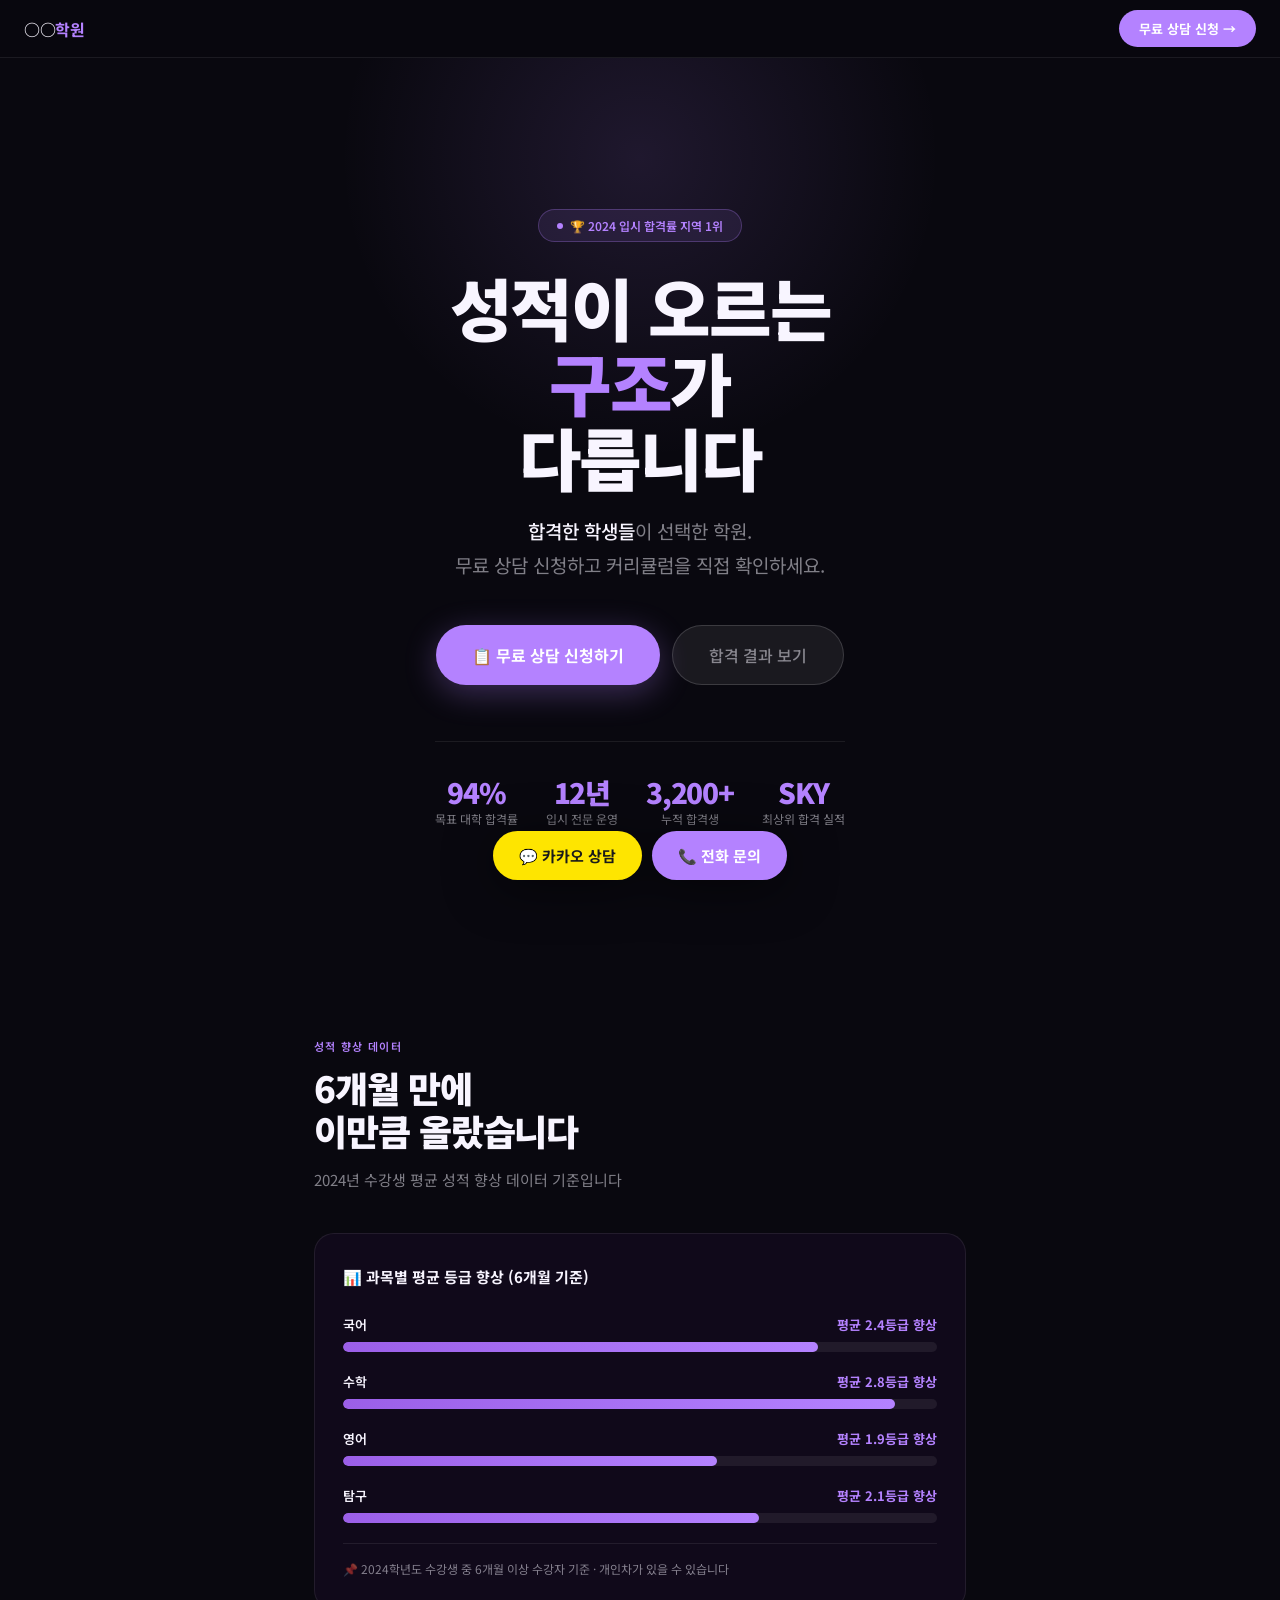
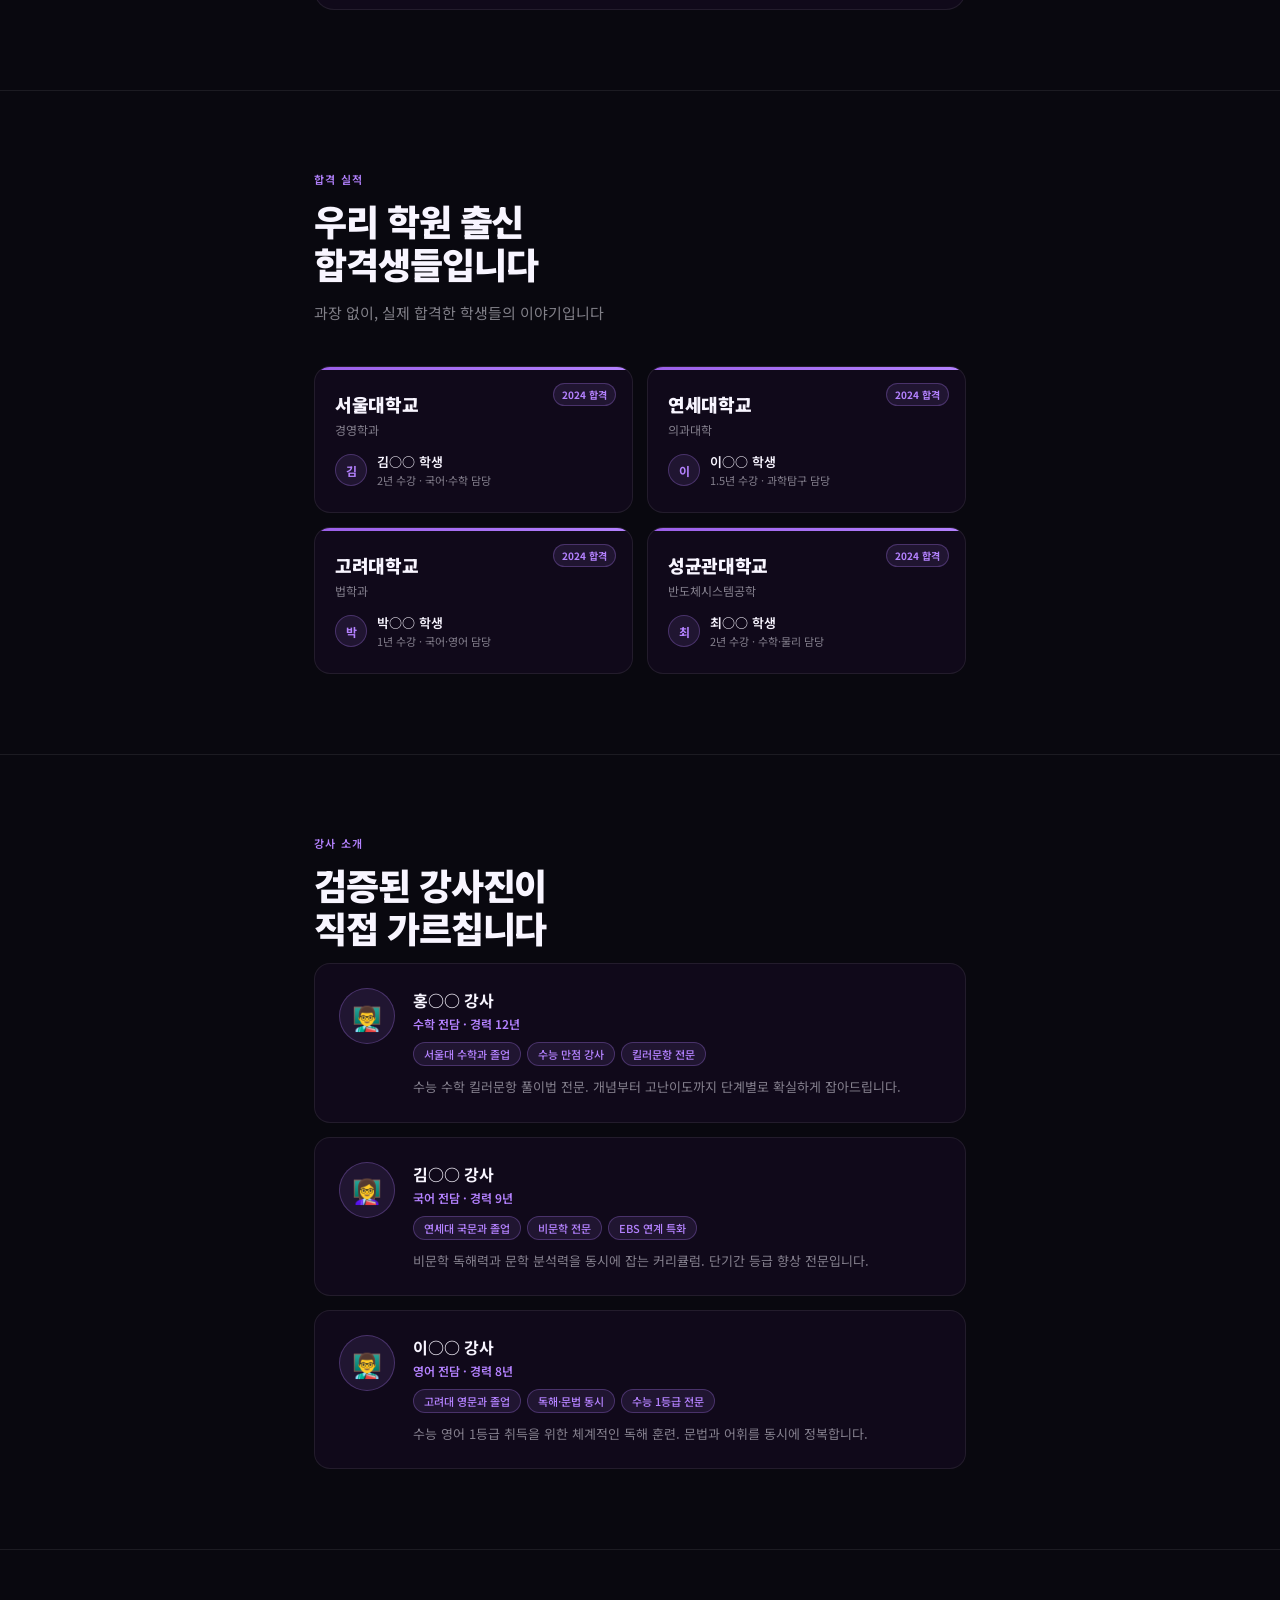
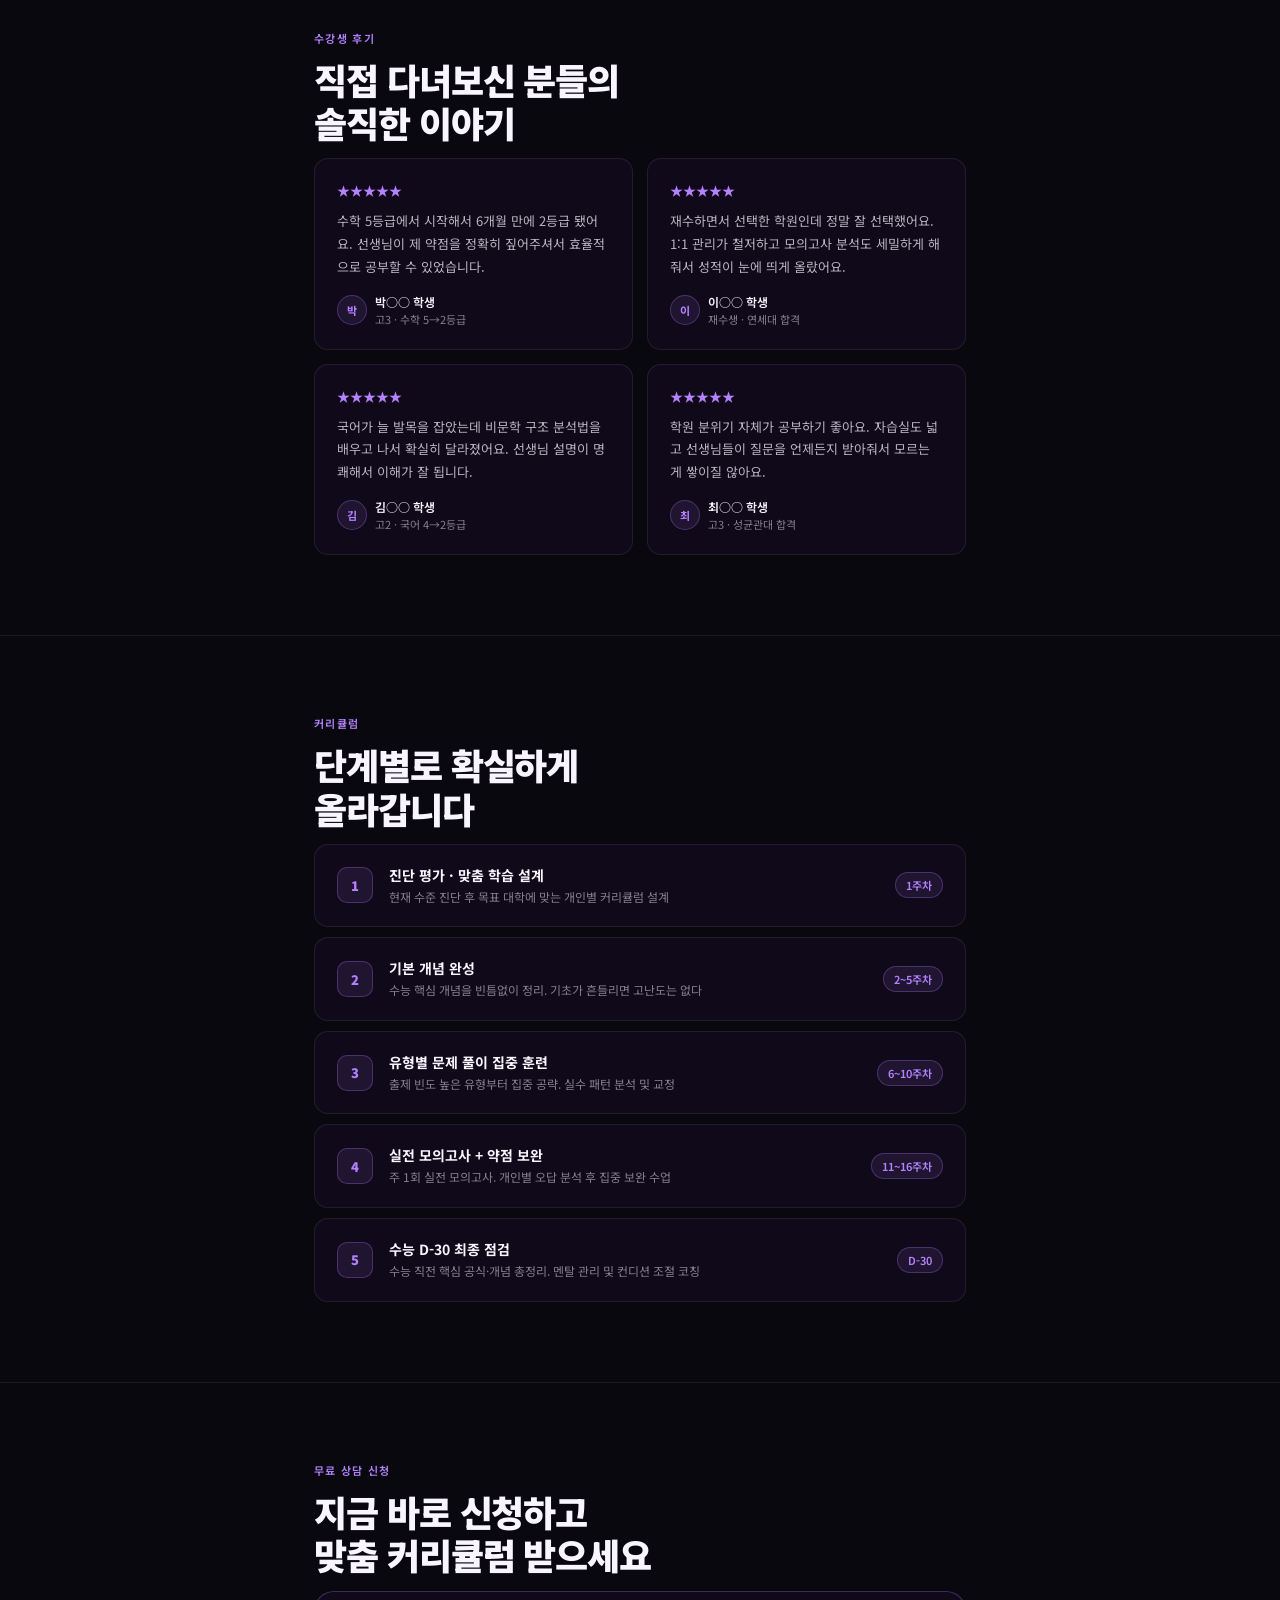
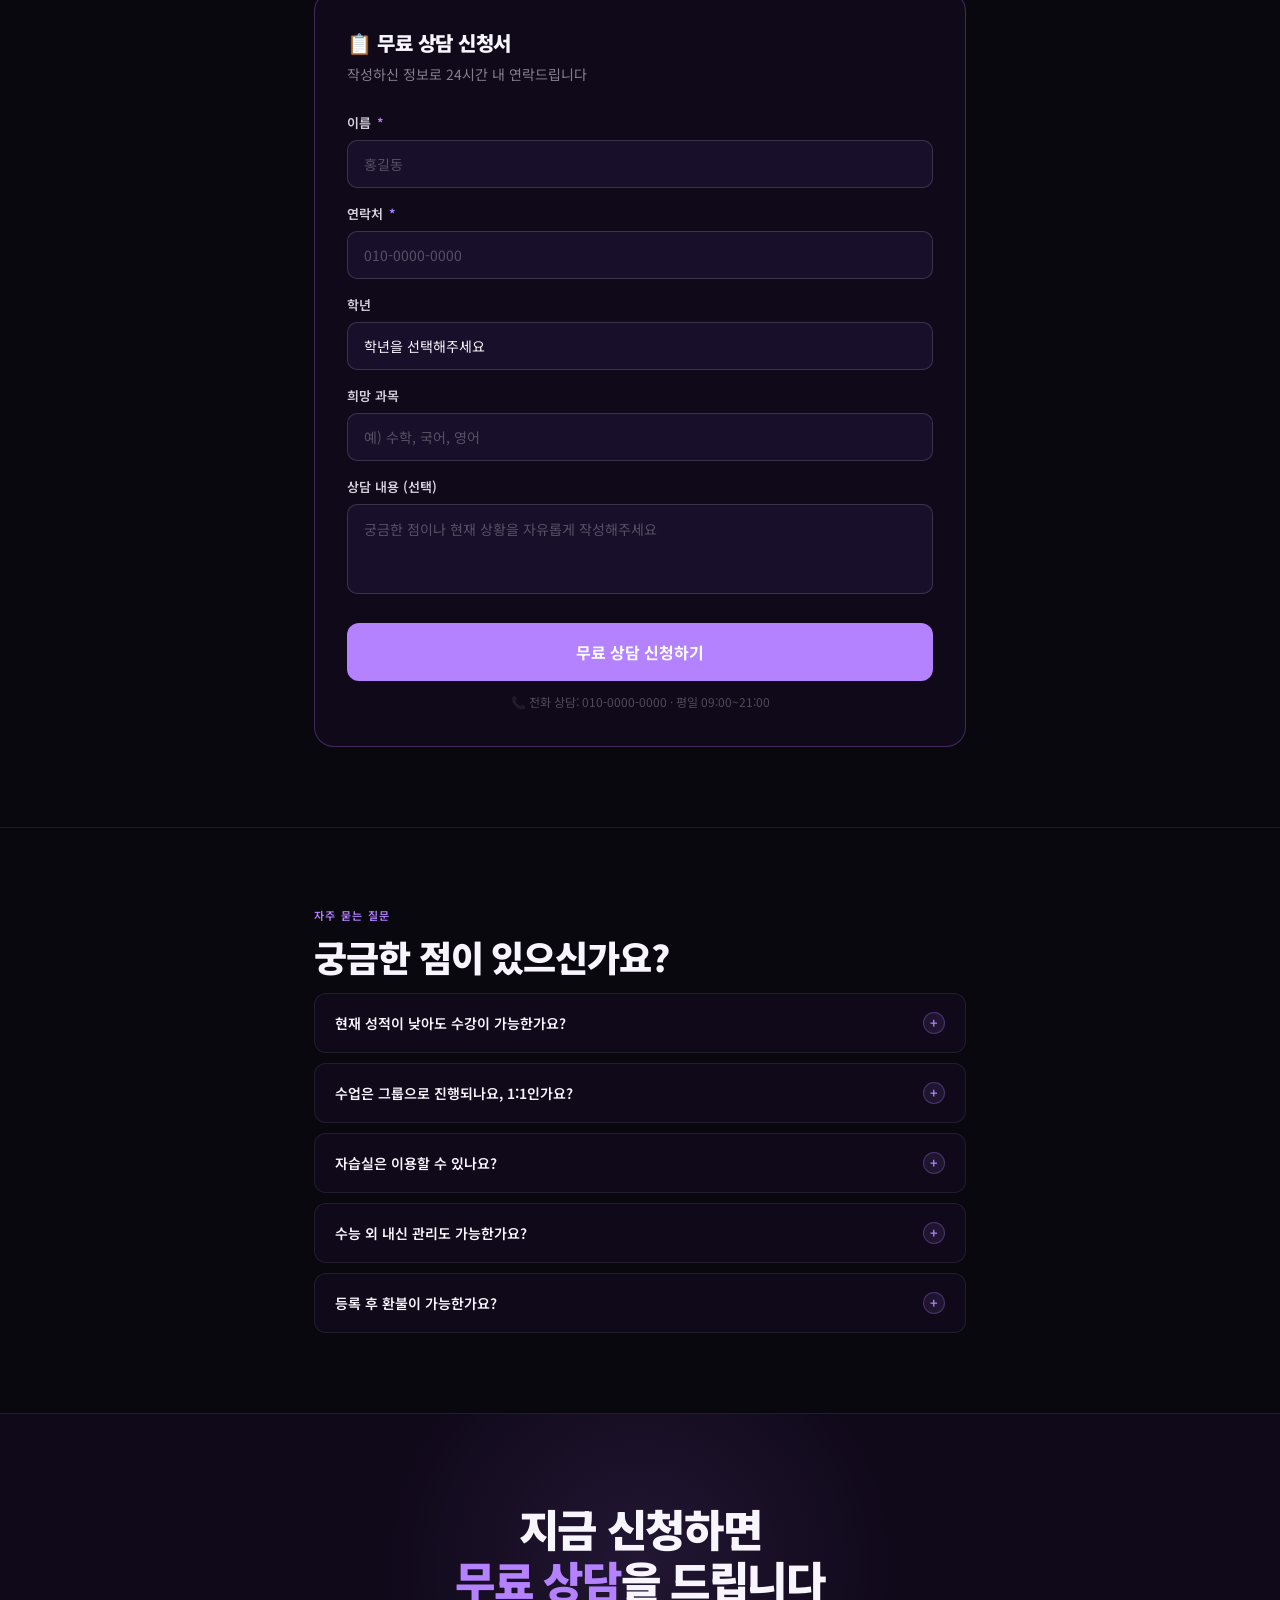
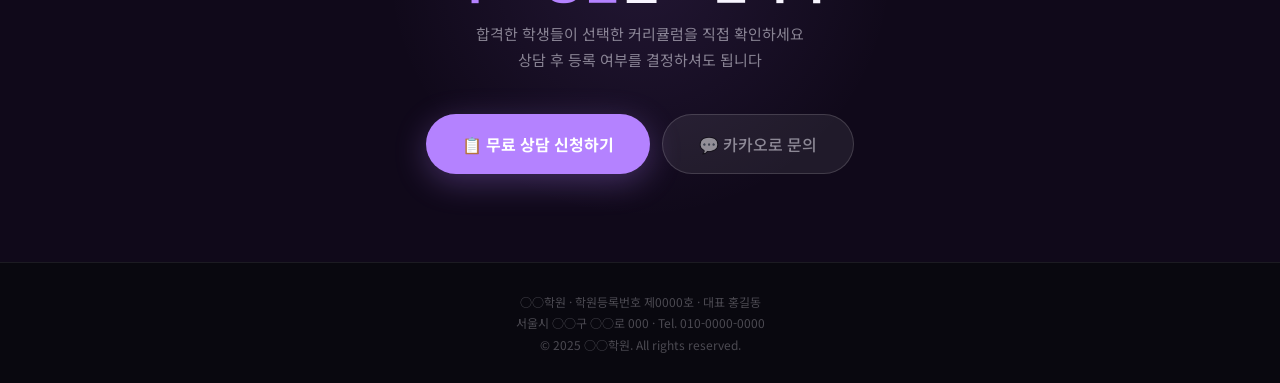
<file: template/academy_pass.html>
<!DOCTYPE html>
<html lang="ko">
<head>
<meta charset="UTF-8">
<meta name="viewport" content="width=device-width, initial-scale=1.0">
<title>○○학원 | 합격률 1위 · 무료 상담 신청</title>
<meta name="description" content="성적이 오르는 구조가 다릅니다. 지금 무료 상담 신청하세요.">

<link rel="preconnect" href="https://fonts.googleapis.com">
<link href="https://fonts.googleapis.com/css2?family=Noto+Sans+KR:wght@400;500;700;900&display=swap" rel="stylesheet">

<style>
*, *::before, *::after { margin: 0; padding: 0; box-sizing: border-box; }

:root {
  --purple: #B482FF;
  --purple2: #9B5FE8;
  --purple-light: rgba(180,130,255,0.10);
  --purple-border: rgba(180,130,255,0.28);
  --bg: #09080F;
  --surface: #10091A;
  --surface2: #18102A;
  --border: rgba(255,255,255,0.08);
  --border-hover: rgba(255,255,255,0.15);
  --text: #F8F5FF;
  --muted: rgba(248,245,255,0.50);
  --muted2: rgba(248,245,255,0.28);
}

html { scroll-behavior: smooth; }
body {
  font-family: 'Noto Sans KR', sans-serif;
  background: var(--bg);
  color: var(--text);
  -webkit-font-smoothing: antialiased;
}
a { text-decoration: none; color: inherit; }

/* ── FLOATING ── */
.float-cta {
  position: fixed; bottom: 20px; left: 50%;
  transform: translateX(-50%);
  z-index: 999;
  display: flex; gap: 10px;
  filter: drop-shadow(0 8px 24px rgba(0,0,0,0.5));
}
.float-btn {
  font-family: 'Noto Sans KR', sans-serif;
  font-size: 15px; font-weight: 700;
  padding: 14px 26px; border-radius: 100px; border: none;
  cursor: pointer; white-space: nowrap;
  transition: transform 0.15s, opacity 0.15s;
}
.float-btn:hover { transform: translateY(-2px); opacity: 0.9; }
.float-btn.kakao { background: #FEE500; color: #1A1A1A; }
.float-btn.call  { background: var(--purple); color: #fff; }

/* ── NAV ── */
nav {
  position: sticky; top: 0; z-index: 100;
  height: 58px;
  display: flex; align-items: center; justify-content: space-between;
  padding: 0 24px;
  background: rgba(9,8,15,0.90);
  backdrop-filter: blur(12px);
  border-bottom: 0.5px solid var(--border);
}
.nav-logo { font-size: 16px; font-weight: 700; letter-spacing: -0.02em; }
.nav-logo span { color: var(--purple); }
.nav-cta {
  background: var(--purple); color: #fff;
  font-size: 13px; font-weight: 700;
  padding: 9px 20px; border-radius: 100px;
  transition: opacity 0.15s;
}
.nav-cta:hover { opacity: 0.88; }

/* ── HERO ── */
.hero {
  min-height: 100vh;
  display: flex; flex-direction: column;
  align-items: center; justify-content: center;
  padding: 80px 24px 60px;
  text-align: center;
  position: relative; overflow: hidden;
}
.hero::before {
  content: '';
  position: absolute; top: -200px; left: 50%;
  transform: translateX(-50%);
  width: 700px; height: 600px;
  background: radial-gradient(circle, rgba(180,130,255,0.13) 0%, transparent 65%);
  pointer-events: none;
}

.hero-badge {
  display: inline-flex; align-items: center; gap: 7px;
  background: var(--purple-light);
  border: 0.5px solid var(--purple-border);
  color: var(--purple);
  font-size: 12px; font-weight: 600;
  padding: 7px 18px; border-radius: 100px;
  margin-bottom: 28px;
  animation: fadeUp 0.6s ease both;
}
.hero-badge::before {
  content: ''; width: 6px; height: 6px;
  border-radius: 50%; background: var(--purple);
  animation: blink 1.6s infinite;
}

.hero h1 {
  font-size: clamp(34px, 8vw, 68px);
  font-weight: 900;
  line-height: 1.1; letter-spacing: -0.035em;
  margin-bottom: 20px;
  animation: fadeUp 0.6s 0.08s ease both;
}
.hero h1 .accent { color: var(--purple); }

.hero p {
  font-size: clamp(15px, 2.5vw, 19px);
  color: var(--muted); line-height: 1.75;
  margin-bottom: 44px;
  animation: fadeUp 0.6s 0.14s ease both;
}
.hero p strong { color: var(--text); font-weight: 500; }

.hero-btns {
  display: flex; gap: 12px; justify-content: center; flex-wrap: wrap;
  animation: fadeUp 0.6s 0.2s ease both;
}
.btn-main {
  background: var(--purple); color: #fff;
  font-family: 'Noto Sans KR', sans-serif;
  font-size: 16px; font-weight: 700;
  padding: 17px 36px; border-radius: 100px; border: none;
  cursor: pointer; transition: opacity 0.15s, transform 0.15s;
  box-shadow: 0 8px 32px rgba(180,130,255,0.3);
}
.btn-main:hover { opacity: 0.9; transform: translateY(-2px); }
.btn-sub {
  background: rgba(255,255,255,0.07);
  border: 0.5px solid var(--border-hover);
  color: var(--muted);
  font-family: 'Noto Sans KR', sans-serif;
  font-size: 16px; font-weight: 500;
  padding: 17px 36px; border-radius: 100px;
  cursor: pointer; transition: background 0.15s;
}
.btn-sub:hover { background: rgba(255,255,255,0.12); color: var(--text); }

.trust-bar {
  display: flex; gap: 28px; flex-wrap: wrap;
  justify-content: center;
  margin-top: 56px; padding-top: 36px;
  border-top: 0.5px solid var(--border);
  animation: fadeUp 0.6s 0.26s ease both;
}
.trust-item { text-align: center; }
.trust-num {
  font-size: 28px; font-weight: 900;
  color: var(--purple); letter-spacing: -0.04em; line-height: 1;
}
.trust-label { font-size: 12px; color: var(--muted); margin-top: 4px; }

/* ── SECTION ── */
.section {
  max-width: 700px; margin: 0 auto;
  padding: 80px 24px;
}
.sec-label {
  font-size: 11px; font-weight: 600;
  letter-spacing: 0.12em; color: var(--purple);
  text-transform: uppercase; margin-bottom: 12px;
}
.sec-title {
  font-size: clamp(24px, 4.5vw, 36px);
  font-weight: 900; letter-spacing: -0.03em;
  line-height: 1.2; margin-bottom: 14px;
}
.sec-desc {
  font-size: 15px; color: var(--muted);
  line-height: 1.8; margin-bottom: 40px;
}

/* ── GRAPH SECTION ── */
.graph-wrap {
  background: var(--surface);
  border: 0.5px solid var(--border);
  border-radius: 20px; padding: 32px 28px;
}
.graph-title {
  font-size: 15px; font-weight: 700;
  margin-bottom: 28px; color: var(--text);
}
.graph-rows { display: flex; flex-direction: column; gap: 20px; }
.graph-row { }
.graph-label-row {
  display: flex; justify-content: space-between;
  align-items: center; margin-bottom: 8px;
}
.g-subject { font-size: 13px; font-weight: 600; }
.g-score {
  font-size: 13px; font-weight: 700;
  color: var(--purple);
}
.g-bar-bg {
  width: 100%; height: 10px;
  background: rgba(255,255,255,0.07);
  border-radius: 100px; overflow: hidden;
}
.g-bar {
  height: 100%; border-radius: 100px;
  background: linear-gradient(90deg, var(--purple2), var(--purple));
  animation: growBar 1.2s ease both;
}
.graph-note {
  margin-top: 20px; padding-top: 16px;
  border-top: 0.5px solid var(--border);
  font-size: 12px; color: var(--muted);
  display: flex; align-items: center; gap: 8px;
}

/* ── PASS CARDS ── */
.pass-grid {
  display: grid; grid-template-columns: repeat(2, 1fr); gap: 14px;
}
.pass-card {
  background: var(--surface);
  border: 0.5px solid var(--border);
  border-radius: 16px; padding: 24px 20px;
  position: relative; overflow: hidden;
  transition: border-color 0.2s, transform 0.2s;
}
.pass-card:hover { border-color: var(--purple-border); transform: translateY(-2px); }
.pass-card::before {
  content: '';
  position: absolute; top: 0; left: 0; right: 0;
  height: 3px;
  background: linear-gradient(90deg, var(--purple2), var(--purple));
}
.pass-univ {
  font-size: 18px; font-weight: 900;
  letter-spacing: -0.02em; margin-bottom: 4px;
}
.pass-dept { font-size: 12px; color: var(--muted); margin-bottom: 14px; }
.pass-student {
  display: flex; align-items: center; gap: 10px;
}
.ps-avatar {
  width: 32px; height: 32px; border-radius: 50%;
  background: var(--purple-light);
  border: 0.5px solid var(--purple-border);
  display: flex; align-items: center; justify-content: center;
  font-size: 12px; font-weight: 700; color: var(--purple);
}
.ps-name { font-size: 13px; font-weight: 600; }
.ps-period { font-size: 11px; color: var(--muted); margin-top: 1px; }
.pass-badge {
  position: absolute; top: 16px; right: 16px;
  background: var(--purple-light);
  border: 0.5px solid var(--purple-border);
  color: var(--purple);
  font-size: 10px; font-weight: 700;
  padding: 3px 8px; border-radius: 100px;
}

/* ── TEACHER CARDS ── */
.teacher-list { display: flex; flex-direction: column; gap: 14px; }
.teacher-card {
  background: var(--surface);
  border: 0.5px solid var(--border);
  border-radius: 16px; padding: 24px;
  display: flex; gap: 18px; align-items: flex-start;
  transition: border-color 0.2s;
}
.teacher-card:hover { border-color: var(--purple-border); }
.teacher-avatar {
  flex-shrink: 0; width: 56px; height: 56px;
  border-radius: 50%;
  background: var(--purple-light);
  border: 1.5px solid var(--purple-border);
  display: flex; align-items: center; justify-content: center;
  font-size: 24px;
}
.teacher-info { flex: 1; }
.teacher-name { font-size: 16px; font-weight: 700; margin-bottom: 3px; }
.teacher-subject {
  font-size: 12px; color: var(--purple);
  font-weight: 600; margin-bottom: 10px;
}
.teacher-tags { display: flex; flex-wrap: wrap; gap: 6px; margin-bottom: 10px; }
.t-tag {
  font-size: 11px; font-weight: 500;
  background: var(--purple-light);
  border: 0.5px solid var(--purple-border);
  color: var(--purple);
  padding: 3px 10px; border-radius: 100px;
}
.teacher-desc { font-size: 13px; color: var(--muted); line-height: 1.65; }

/* ── REVIEW ── */
.review-grid { display: grid; grid-template-columns: 1fr 1fr; gap: 14px; }
.review-card {
  background: var(--surface);
  border: 0.5px solid var(--border);
  border-radius: 14px; padding: 22px;
  transition: border-color 0.2s;
}
.review-card:hover { border-color: var(--purple-border); }
.r-stars { color: var(--purple); font-size: 13px; margin-bottom: 10px; }
.r-text {
  font-size: 13px; color: rgba(248,245,255,0.72);
  line-height: 1.75; margin-bottom: 14px;
}
.r-author { display: flex; align-items: center; gap: 8px; }
.r-avatar {
  width: 30px; height: 30px; border-radius: 50%;
  background: var(--purple-light);
  border: 0.5px solid var(--purple-border);
  display: flex; align-items: center; justify-content: center;
  font-size: 11px; font-weight: 700; color: var(--purple);
}
.r-name { font-size: 12px; font-weight: 600; }
.r-tag  { font-size: 11px; color: var(--muted); margin-top: 1px; }

/* ── CURRICULUM ── */
.curriculum-list { display: flex; flex-direction: column; gap: 10px; }
.curriculum-item {
  background: var(--surface);
  border: 0.5px solid var(--border);
  border-radius: 14px; padding: 20px 22px;
  display: flex; align-items: center; gap: 16px;
  transition: border-color 0.2s;
}
.curriculum-item:hover { border-color: var(--purple-border); }
.curr-step {
  flex-shrink: 0; width: 36px; height: 36px;
  border-radius: 10px;
  background: var(--purple-light);
  border: 0.5px solid var(--purple-border);
  display: flex; align-items: center; justify-content: center;
  font-size: 13px; font-weight: 900; color: var(--purple);
}
.curr-body { flex: 1; }
.curr-title { font-size: 14px; font-weight: 700; margin-bottom: 3px; }
.curr-desc  { font-size: 12px; color: var(--muted); line-height: 1.55; }
.curr-period {
  flex-shrink: 0;
  font-size: 11px; font-weight: 600;
  color: var(--purple);
  background: var(--purple-light);
  border: 0.5px solid var(--purple-border);
  padding: 4px 10px; border-radius: 100px;
  white-space: nowrap;
}

/* ── CONSULT FORM ── */
.form-box {
  background: var(--surface);
  border: 0.5px solid var(--purple-border);
  border-radius: 20px; padding: 36px 32px;
}
.form-title {
  font-size: 20px; font-weight: 900;
  letter-spacing: -0.025em; margin-bottom: 6px;
}
.form-desc { font-size: 14px; color: var(--muted); margin-bottom: 28px; line-height: 1.6; }
.form-group { margin-bottom: 16px; }
.form-label {
  display: block; font-size: 13px; font-weight: 600;
  margin-bottom: 8px; color: rgba(248,245,255,0.85);
}
.form-label .req { color: var(--purple); margin-left: 2px; }
.form-input, .form-select, .form-textarea {
  width: 100%;
  background: var(--surface2);
  border: 0.5px solid var(--border-hover);
  border-radius: 10px;
  color: var(--text);
  font-family: 'Noto Sans KR', sans-serif;
  font-size: 14px;
  padding: 13px 16px;
  transition: border-color 0.15s;
  outline: none;
}
.form-input::placeholder, .form-textarea::placeholder { color: var(--muted2); }
.form-input:focus, .form-select:focus, .form-textarea:focus {
  border-color: var(--purple-border);
}
.form-select { appearance: none; cursor: pointer; }
.form-textarea { resize: none; height: 90px; line-height: 1.6; }
.form-submit {
  width: 100%;
  background: var(--purple); color: #fff;
  font-family: 'Noto Sans KR', sans-serif;
  font-size: 16px; font-weight: 700;
  padding: 17px; border-radius: 12px; border: none;
  cursor: pointer; margin-top: 8px;
  transition: opacity 0.15s, transform 0.15s;
}
.form-submit:hover { opacity: 0.9; transform: translateY(-1px); }
.form-note {
  text-align: center; margin-top: 12px;
  font-size: 12px; color: var(--muted2);
}

/* ── FAQ ── */
.faq-list { display: flex; flex-direction: column; gap: 10px; }
.faq-item {
  background: var(--surface);
  border: 0.5px solid var(--border);
  border-radius: 12px; overflow: hidden;
}
.faq-q {
  width: 100%; text-align: left;
  display: flex; align-items: center; justify-content: space-between;
  padding: 18px 20px;
  font-family: 'Noto Sans KR', sans-serif;
  font-size: 14px; font-weight: 600;
  background: none; border: none; cursor: pointer;
  color: var(--text); transition: background 0.15s;
}
.faq-q:hover { background: rgba(255,255,255,0.03); }
.faq-icon {
  width: 22px; height: 22px; border-radius: 50%;
  background: var(--purple-light);
  border: 0.5px solid var(--purple-border);
  display: flex; align-items: center; justify-content: center;
  font-size: 13px; color: var(--purple);
  transition: transform 0.25s; flex-shrink: 0;
}
.faq-a {
  display: none;
  padding: 14px 20px 18px;
  font-size: 13px; color: var(--muted); line-height: 1.8;
  border-top: 0.5px solid var(--border);
}
.faq-item.open .faq-a { display: block; }
.faq-item.open .faq-icon { transform: rotate(45deg); }

/* ── FINAL CTA ── */
.final-cta {
  background: var(--surface);
  border-top: 0.5px solid var(--border);
  padding: 88px 24px; text-align: center;
  position: relative; overflow: hidden;
}
.final-cta::before {
  content: '';
  position: absolute; top: -100px; left: 50%;
  transform: translateX(-50%);
  width: 600px; height: 500px;
  background: radial-gradient(circle, rgba(180,130,255,0.11) 0%, transparent 65%);
  pointer-events: none;
}
.final-cta h2 {
  font-size: clamp(26px, 5vw, 44px);
  font-weight: 900; letter-spacing: -0.03em;
  line-height: 1.2; margin-bottom: 14px; position: relative;
}
.final-cta h2 span { color: var(--purple); }
.final-cta p {
  font-size: 15px; color: var(--muted);
  line-height: 1.75; margin-bottom: 40px; position: relative;
}
.final-btns {
  display: flex; gap: 12px;
  justify-content: center; flex-wrap: wrap; position: relative;
}

/* ── DIVIDER ── */
.divider { height: 0.5px; background: var(--border); }

/* ── FOOTER ── */
footer {
  padding: 28px 24px; text-align: center;
  border-top: 0.5px solid var(--border);
  font-size: 12px; color: var(--muted2); line-height: 1.8;
}

/* ── ANIMATIONS ── */
@keyframes fadeUp {
  from { opacity: 0; transform: translateY(20px); }
  to   { opacity: 1; transform: translateY(0); }
}
@keyframes blink {
  0%, 100% { opacity: 1; } 50% { opacity: 0.3; }
}
@keyframes growBar {
  from { width: 0; }
}
.reveal {
  opacity: 0; transform: translateY(22px);
  transition: opacity 0.6s ease, transform 0.6s ease;
}
.reveal.visible { opacity: 1; transform: translateY(0); }

@media (max-width: 560px) {
  .pass-grid, .review-grid { grid-template-columns: 1fr; }
  .float-cta { width: calc(100% - 32px); }
  .float-btn { flex: 1; justify-content: center; }
  .form-box { padding: 24px 20px; }
}
</style>
</head>
<body>

<!-- FLOATING -->
<div class="float-cta">
  <button class="float-btn kakao" onclick="window.open('https://open.kakao.com/YOUR_LINK','_blank')">💬 카카오 상담</button>
  <button class="float-btn call" onclick="window.location.href='tel:010-0000-0000'">📞 전화 문의</button>
</div>

<!-- NAV -->
<nav>
  <div class="nav-logo">○○<span>학원</span></div>
  <a href="#consult" class="nav-cta">무료 상담 신청 →</a>
</nav>

<!-- HERO -->
<section class="hero">
  <div class="hero-badge">🏆 2024 입시 합격률 지역 1위</div>
  <h1>
    성적이 오르는<br>
    <span class="accent">구조</span>가<br>
    다릅니다
  </h1>
  <p>
    <strong>합격한 학생들</strong>이 선택한 학원.<br>
    무료 상담 신청하고 커리큘럼을 직접 확인하세요.
  </p>
  <div class="hero-btns">
    <button class="btn-main" onclick="document.getElementById('consult').scrollIntoView({behavior:'smooth'})">📋 무료 상담 신청하기</button>
    <button class="btn-sub" onclick="document.getElementById('results').scrollIntoView({behavior:'smooth'})">합격 결과 보기</button>
  </div>

  <div class="trust-bar">
    <div class="trust-item">
      <div class="trust-num">94%</div>
      <div class="trust-label">목표 대학 합격률</div>
    </div>
    <div class="trust-item">
      <div class="trust-num">12년</div>
      <div class="trust-label">입시 전문 운영</div>
    </div>
    <div class="trust-item">
      <div class="trust-num">3,200+</div>
      <div class="trust-label">누적 합격생</div>
    </div>
    <div class="trust-item">
      <div class="trust-num">SKY</div>
      <div class="trust-label">최상위 합격 실적</div>
    </div>
  </div>
</section>

<!-- GRAPH -->
<section class="section">
  <p class="sec-label reveal">성적 향상 데이터</p>
  <h2 class="sec-title reveal">6개월 만에<br>이만큼 올랐습니다</h2>
  <p class="sec-desc reveal">2024년 수강생 평균 성적 향상 데이터 기준입니다</p>

  <div class="graph-wrap reveal">
    <div class="graph-title">📊 과목별 평균 등급 향상 (6개월 기준)</div>
    <div class="graph-rows">
      <div class="graph-row">
        <div class="graph-label-row">
          <span class="g-subject">국어</span>
          <span class="g-score">평균 2.4등급 향상</span>
        </div>
        <div class="g-bar-bg"><div class="g-bar" style="width:80%; animation-delay:0.1s"></div></div>
      </div>
      <div class="graph-row">
        <div class="graph-label-row">
          <span class="g-subject">수학</span>
          <span class="g-score">평균 2.8등급 향상</span>
        </div>
        <div class="g-bar-bg"><div class="g-bar" style="width:93%; animation-delay:0.2s"></div></div>
      </div>
      <div class="graph-row">
        <div class="graph-label-row">
          <span class="g-subject">영어</span>
          <span class="g-score">평균 1.9등급 향상</span>
        </div>
        <div class="g-bar-bg"><div class="g-bar" style="width:63%; animation-delay:0.3s"></div></div>
      </div>
      <div class="graph-row">
        <div class="graph-label-row">
          <span class="g-subject">탐구</span>
          <span class="g-score">평균 2.1등급 향상</span>
        </div>
        <div class="g-bar-bg"><div class="g-bar" style="width:70%; animation-delay:0.4s"></div></div>
      </div>
    </div>
    <div class="graph-note">
      📌 2024학년도 수강생 중 6개월 이상 수강자 기준 · 개인차가 있을 수 있습니다
    </div>
  </div>
</section>

<div class="divider"></div>

<!-- PASS RESULTS -->
<section class="section" id="results">
  <p class="sec-label reveal">합격 실적</p>
  <h2 class="sec-title reveal">우리 학원 출신<br>합격생들입니다</h2>
  <p class="sec-desc reveal">과장 없이, 실제 합격한 학생들의 이야기입니다</p>

  <div class="pass-grid">
    <div class="pass-card reveal">
      <div class="pass-badge">2024 합격</div>
      <div class="pass-univ">서울대학교</div>
      <div class="pass-dept">경영학과</div>
      <div class="pass-student">
        <div class="ps-avatar">김</div>
        <div>
          <div class="ps-name">김○○ 학생</div>
          <div class="ps-period">2년 수강 · 국어·수학 담당</div>
        </div>
      </div>
    </div>
    <div class="pass-card reveal">
      <div class="pass-badge">2024 합격</div>
      <div class="pass-univ">연세대학교</div>
      <div class="pass-dept">의과대학</div>
      <div class="pass-student">
        <div class="ps-avatar">이</div>
        <div>
          <div class="ps-name">이○○ 학생</div>
          <div class="ps-period">1.5년 수강 · 과학탐구 담당</div>
        </div>
      </div>
    </div>
    <div class="pass-card reveal">
      <div class="pass-badge">2024 합격</div>
      <div class="pass-univ">고려대학교</div>
      <div class="pass-dept">법학과</div>
      <div class="pass-student">
        <div class="ps-avatar">박</div>
        <div>
          <div class="ps-name">박○○ 학생</div>
          <div class="ps-period">1년 수강 · 국어·영어 담당</div>
        </div>
      </div>
    </div>
    <div class="pass-card reveal">
      <div class="pass-badge">2024 합격</div>
      <div class="pass-univ">성균관대학교</div>
      <div class="pass-dept">반도체시스템공학</div>
      <div class="pass-student">
        <div class="ps-avatar">최</div>
        <div>
          <div class="ps-name">최○○ 학생</div>
          <div class="ps-period">2년 수강 · 수학·물리 담당</div>
        </div>
      </div>
    </div>
  </div>
</section>

<div class="divider"></div>

<!-- TEACHERS -->
<section class="section">
  <p class="sec-label reveal">강사 소개</p>
  <h2 class="sec-title reveal">검증된 강사진이<br>직접 가르칩니다</h2>

  <div class="teacher-list">
    <div class="teacher-card reveal">
      <div class="teacher-avatar">👨‍🏫</div>
      <div class="teacher-info">
        <div class="teacher-name">홍○○ 강사</div>
        <div class="teacher-subject">수학 전담 · 경력 12년</div>
        <div class="teacher-tags">
          <span class="t-tag">서울대 수학과 졸업</span>
          <span class="t-tag">수능 만점 강사</span>
          <span class="t-tag">킬러문항 전문</span>
        </div>
        <p class="teacher-desc">수능 수학 킬러문항 풀이법 전문. 개념부터 고난이도까지 단계별로 확실하게 잡아드립니다.</p>
      </div>
    </div>
    <div class="teacher-card reveal">
      <div class="teacher-avatar">👩‍🏫</div>
      <div class="teacher-info">
        <div class="teacher-name">김○○ 강사</div>
        <div class="teacher-subject">국어 전담 · 경력 9년</div>
        <div class="teacher-tags">
          <span class="t-tag">연세대 국문과 졸업</span>
          <span class="t-tag">비문학 전문</span>
          <span class="t-tag">EBS 연계 특화</span>
        </div>
        <p class="teacher-desc">비문학 독해력과 문학 분석력을 동시에 잡는 커리큘럼. 단기간 등급 향상 전문입니다.</p>
      </div>
    </div>
    <div class="teacher-card reveal">
      <div class="teacher-avatar">👨‍🏫</div>
      <div class="teacher-info">
        <div class="teacher-name">이○○ 강사</div>
        <div class="teacher-subject">영어 전담 · 경력 8년</div>
        <div class="teacher-tags">
          <span class="t-tag">고려대 영문과 졸업</span>
          <span class="t-tag">독해·문법 동시</span>
          <span class="t-tag">수능 1등급 전문</span>
        </div>
        <p class="teacher-desc">수능 영어 1등급 취득을 위한 체계적인 독해 훈련. 문법과 어휘를 동시에 정복합니다.</p>
      </div>
    </div>
  </div>
</section>

<div class="divider"></div>

<!-- REVIEWS -->
<section class="section">
  <p class="sec-label reveal">수강생 후기</p>
  <h2 class="sec-title reveal">직접 다녀보신 분들의<br>솔직한 이야기</h2>

  <div class="review-grid">
    <div class="review-card reveal">
      <div class="r-stars">★★★★★</div>
      <p class="r-text">수학 5등급에서 시작해서 6개월 만에 2등급 됐어요. 선생님이 제 약점을 정확히 짚어주셔서 효율적으로 공부할 수 있었습니다.</p>
      <div class="r-author">
        <div class="r-avatar">박</div>
        <div>
          <div class="r-name">박○○ 학생</div>
          <div class="r-tag">고3 · 수학 5→2등급</div>
        </div>
      </div>
    </div>
    <div class="review-card reveal">
      <div class="r-stars">★★★★★</div>
      <p class="r-text">재수하면서 선택한 학원인데 정말 잘 선택했어요. 1:1 관리가 철저하고 모의고사 분석도 세밀하게 해줘서 성적이 눈에 띄게 올랐어요.</p>
      <div class="r-author">
        <div class="r-avatar">이</div>
        <div>
          <div class="r-name">이○○ 학생</div>
          <div class="r-tag">재수생 · 연세대 합격</div>
        </div>
      </div>
    </div>
    <div class="review-card reveal">
      <div class="r-stars">★★★★★</div>
      <p class="r-text">국어가 늘 발목을 잡았는데 비문학 구조 분석법을 배우고 나서 확실히 달라졌어요. 선생님 설명이 명쾌해서 이해가 잘 됩니다.</p>
      <div class="r-author">
        <div class="r-avatar">김</div>
        <div>
          <div class="r-name">김○○ 학생</div>
          <div class="r-tag">고2 · 국어 4→2등급</div>
        </div>
      </div>
    </div>
    <div class="review-card reveal">
      <div class="r-stars">★★★★★</div>
      <p class="r-text">학원 분위기 자체가 공부하기 좋아요. 자습실도 넓고 선생님들이 질문을 언제든지 받아줘서 모르는 게 쌓이질 않아요.</p>
      <div class="r-author">
        <div class="r-avatar">최</div>
        <div>
          <div class="r-name">최○○ 학생</div>
          <div class="r-tag">고3 · 성균관대 합격</div>
        </div>
      </div>
    </div>
  </div>
</section>

<div class="divider"></div>

<!-- CURRICULUM -->
<section class="section">
  <p class="sec-label reveal">커리큘럼</p>
  <h2 class="sec-title reveal">단계별로 확실하게<br>올라갑니다</h2>

  <div class="curriculum-list">
    <div class="curriculum-item reveal">
      <div class="curr-step">1</div>
      <div class="curr-body">
        <div class="curr-title">진단 평가 · 맞춤 학습 설계</div>
        <p class="curr-desc">현재 수준 진단 후 목표 대학에 맞는 개인별 커리큘럼 설계</p>
      </div>
      <div class="curr-period">1주차</div>
    </div>
    <div class="curriculum-item reveal">
      <div class="curr-step">2</div>
      <div class="curr-body">
        <div class="curr-title">기본 개념 완성</div>
        <p class="curr-desc">수능 핵심 개념을 빈틈없이 정리. 기초가 흔들리면 고난도는 없다</p>
      </div>
      <div class="curr-period">2~5주차</div>
    </div>
    <div class="curriculum-item reveal">
      <div class="curr-step">3</div>
      <div class="curr-body">
        <div class="curr-title">유형별 문제 풀이 집중 훈련</div>
        <p class="curr-desc">출제 빈도 높은 유형부터 집중 공략. 실수 패턴 분석 및 교정</p>
      </div>
      <div class="curr-period">6~10주차</div>
    </div>
    <div class="curriculum-item reveal">
      <div class="curr-step">4</div>
      <div class="curr-body">
        <div class="curr-title">실전 모의고사 + 약점 보완</div>
        <p class="curr-desc">주 1회 실전 모의고사. 개인별 오답 분석 후 집중 보완 수업</p>
      </div>
      <div class="curr-period">11~16주차</div>
    </div>
    <div class="curriculum-item reveal">
      <div class="curr-step">5</div>
      <div class="curr-body">
        <div class="curr-title">수능 D-30 최종 점검</div>
        <p class="curr-desc">수능 직전 핵심 공식·개념 총정리. 멘탈 관리 및 컨디션 조절 코칭</p>
      </div>
      <div class="curr-period">D-30</div>
    </div>
  </div>
</section>

<div class="divider"></div>

<!-- CONSULT FORM -->
<section class="section" id="consult">
  <p class="sec-label reveal">무료 상담 신청</p>
  <h2 class="sec-title reveal">지금 바로 신청하고<br>맞춤 커리큘럼 받으세요</h2>

  <div class="form-box reveal">
    <div class="form-title">📋 무료 상담 신청서</div>
    <p class="form-desc">작성하신 정보로 24시간 내 연락드립니다</p>

    <div class="form-group">
      <label class="form-label">이름 <span class="req">*</span></label>
      <input type="text" class="form-input" placeholder="홍길동">
    </div>
    <div class="form-group">
      <label class="form-label">연락처 <span class="req">*</span></label>
      <input type="tel" class="form-input" placeholder="010-0000-0000">
    </div>
    <div class="form-group">
      <label class="form-label">학년</label>
      <select class="form-select form-input">
        <option value="" disabled selected>학년을 선택해주세요</option>
        <option>고등학교 1학년</option>
        <option>고등학교 2학년</option>
        <option>고등학교 3학년</option>
        <option>재수생</option>
        <option>N수생</option>
      </select>
    </div>
    <div class="form-group">
      <label class="form-label">희망 과목</label>
      <input type="text" class="form-input" placeholder="예) 수학, 국어, 영어">
    </div>
    <div class="form-group">
      <label class="form-label">상담 내용 (선택)</label>
      <textarea class="form-textarea" placeholder="궁금한 점이나 현재 상황을 자유롭게 작성해주세요"></textarea>
    </div>
    <button class="form-submit" onclick="submitForm()">무료 상담 신청하기</button>
    <p class="form-note">📞 전화 상담: 010-0000-0000 · 평일 09:00~21:00</p>
  </div>
</section>

<div class="divider"></div>

<!-- FAQ -->
<section class="section">
  <p class="sec-label reveal">자주 묻는 질문</p>
  <h2 class="sec-title reveal">궁금한 점이 있으신가요?</h2>

  <div class="faq-list reveal">
    <div class="faq-item">
      <button class="faq-q" onclick="toggleFaq(this)">
        현재 성적이 낮아도 수강이 가능한가요?
        <span class="faq-icon">+</span>
      </button>
      <div class="faq-a">물론입니다. 오히려 성적이 낮을수록 향상 폭이 큽니다. 진단 평가 후 현재 수준에 맞는 커리큘럼부터 시작합니다.</div>
    </div>
    <div class="faq-item">
      <button class="faq-q" onclick="toggleFaq(this)">
        수업은 그룹으로 진행되나요, 1:1인가요?
        <span class="faq-icon">+</span>
      </button>
      <div class="faq-a">소그룹(4~6명) 수업을 기본으로 하며, 추가 비용으로 1:1 수업도 가능합니다. 상담 시 자세히 안내드립니다.</div>
    </div>
    <div class="faq-item">
      <button class="faq-q" onclick="toggleFaq(this)">
        자습실은 이용할 수 있나요?
        <span class="faq-icon">+</span>
      </button>
      <div class="faq-a">네, 수강생에게 자습실을 무료로 제공합니다. 운영 시간은 평일 08:00~23:00, 주말 09:00~22:00입니다.</div>
    </div>
    <div class="faq-item">
      <button class="faq-q" onclick="toggleFaq(this)">
        수능 외 내신 관리도 가능한가요?
        <span class="faq-icon">+</span>
      </button>
      <div class="faq-a">가능합니다. 내신 시즌에는 학교별 기출 문제 분석과 내신 전용 특강을 별도로 운영합니다.</div>
    </div>
    <div class="faq-item">
      <button class="faq-q" onclick="toggleFaq(this)">
        등록 후 환불이 가능한가요?
        <span class="faq-icon">+</span>
      </button>
      <div class="faq-a">학원법 및 소비자보호법에 따라 수강 일수 기준으로 환불 처리됩니다. 자세한 사항은 상담 시 안내드립니다.</div>
    </div>
  </div>
</section>

<!-- FINAL CTA -->
<section class="final-cta">
  <h2 class="reveal">지금 신청하면<br><span>무료 상담</span>을 드립니다</h2>
  <p class="reveal">
    합격한 학생들이 선택한 커리큘럼을 직접 확인하세요<br>
    상담 후 등록 여부를 결정하셔도 됩니다
  </p>
  <div class="final-btns">
    <button class="btn-main reveal" onclick="document.getElementById('consult').scrollIntoView({behavior:'smooth'})">📋 무료 상담 신청하기</button>
    <button class="btn-sub reveal" onclick="window.open('https://open.kakao.com/YOUR_LINK','_blank')">💬 카카오로 문의</button>
  </div>
</section>

<footer>
  <!-- ✅ 실제 정보로 교체 -->
  ○○학원 · 학원등록번호 제0000호 · 대표 홍길동<br>
  서울시 ○○구 ○○로 000 · Tel. 010-0000-0000<br>
  © 2025 ○○학원. All rights reserved.
</footer>

<script>
function toggleFaq(btn) {
  const item = btn.closest('.faq-item');
  const isOpen = item.classList.contains('open');
  document.querySelectorAll('.faq-item').forEach(i => i.classList.remove('open'));
  if (!isOpen) item.classList.add('open');
}

function submitForm() {
  // ✅ 실제 폼 제출 로직 또는 카카오 채널 연결로 교체
  alert('상담 신청이 완료되었습니다!\n24시간 내에 연락드리겠습니다.');
}

const observer = new IntersectionObserver((entries) => {
  entries.forEach((entry, i) => {
    if (entry.isIntersecting) {
      setTimeout(() => entry.target.classList.add('visible'), i * 60);
      observer.unobserve(entry.target);
    }
  });
}, { threshold: 0.1 });
document.querySelectorAll('.reveal').forEach(el => observer.observe(el));
</script>
</body>
</html>
</file>
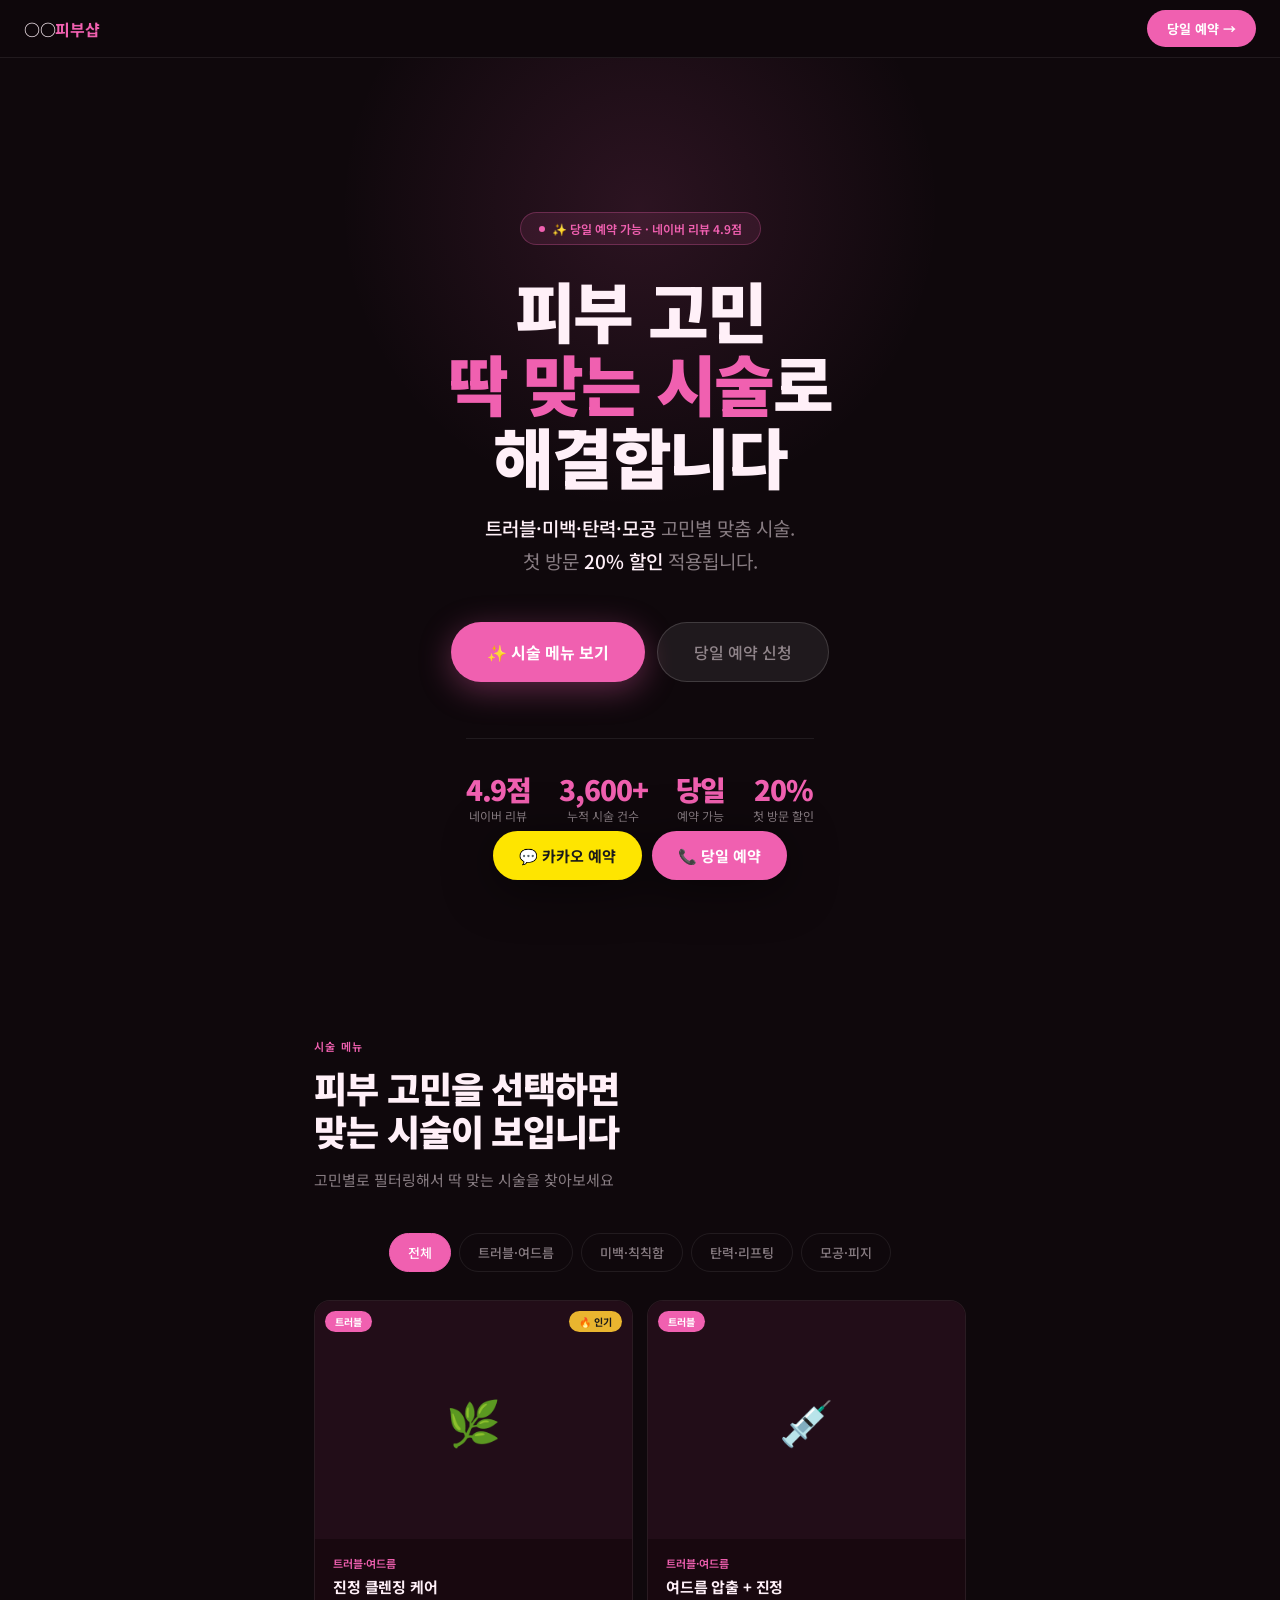
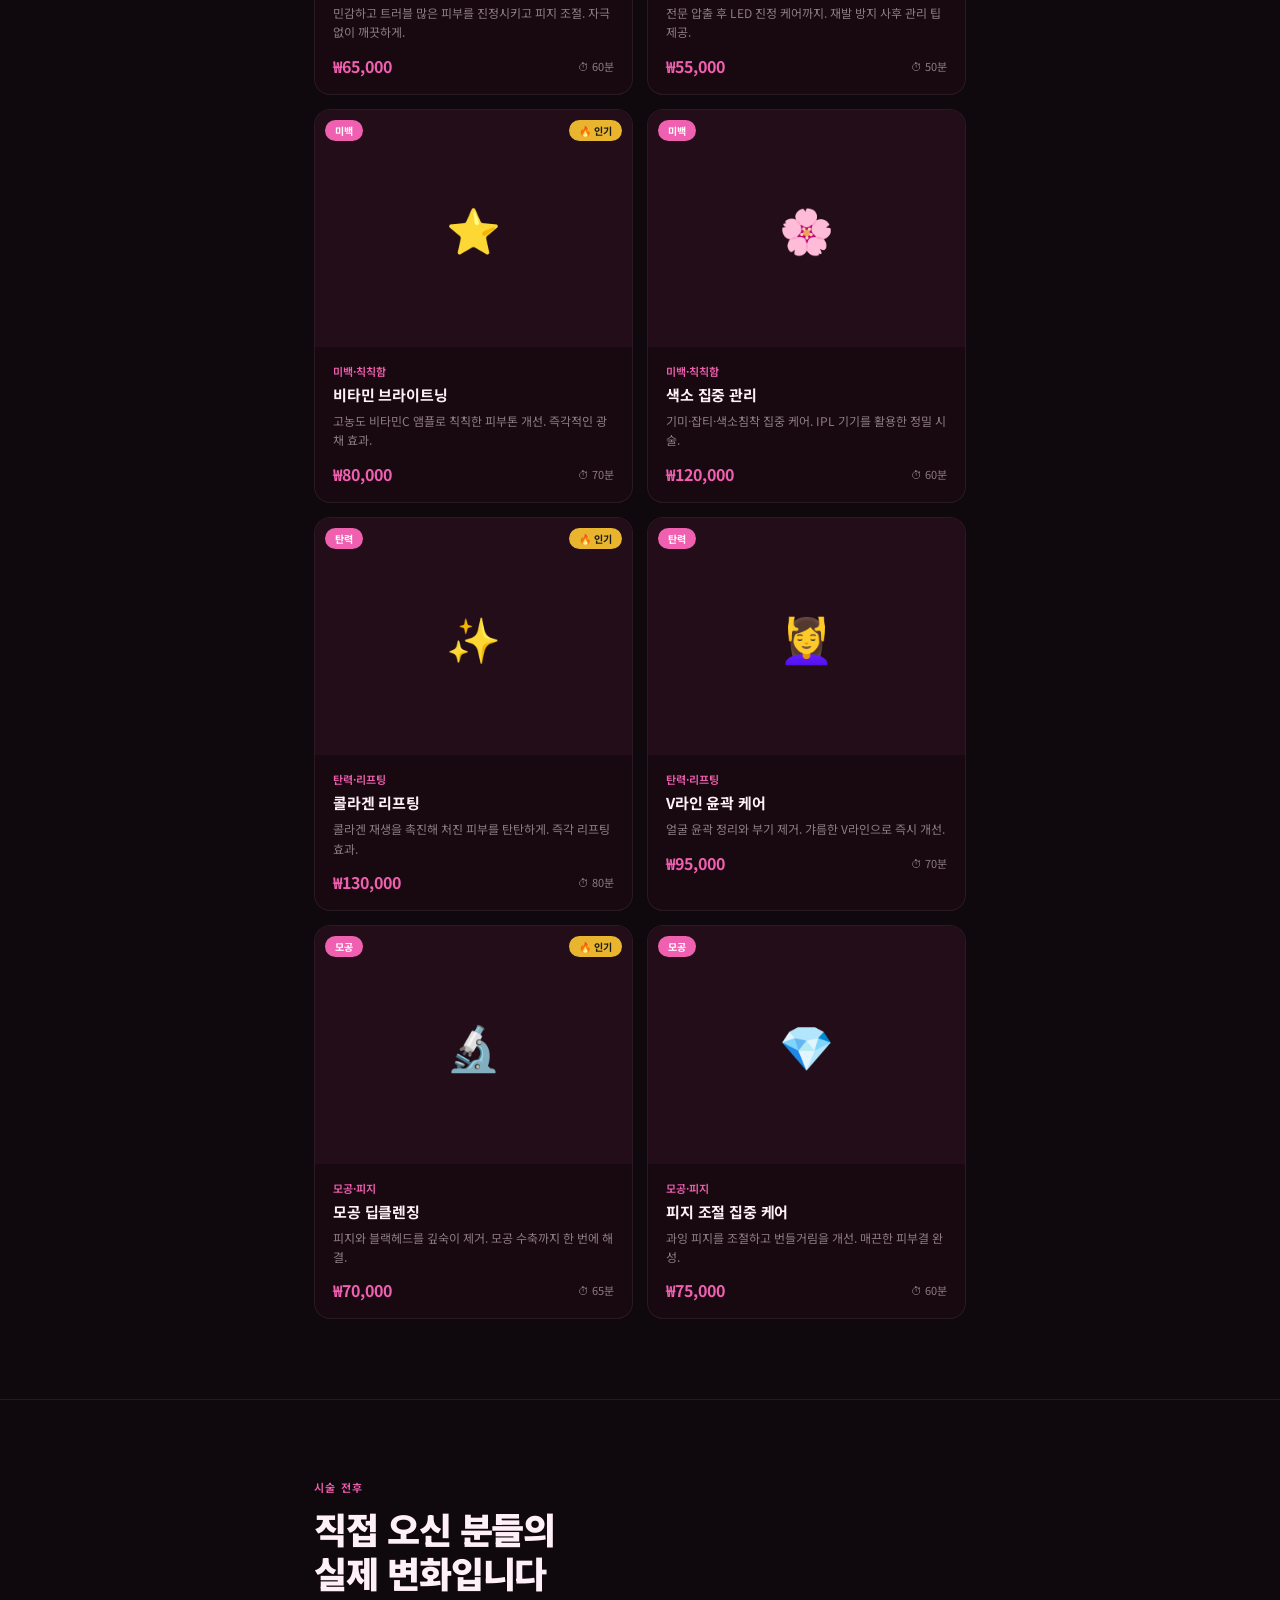
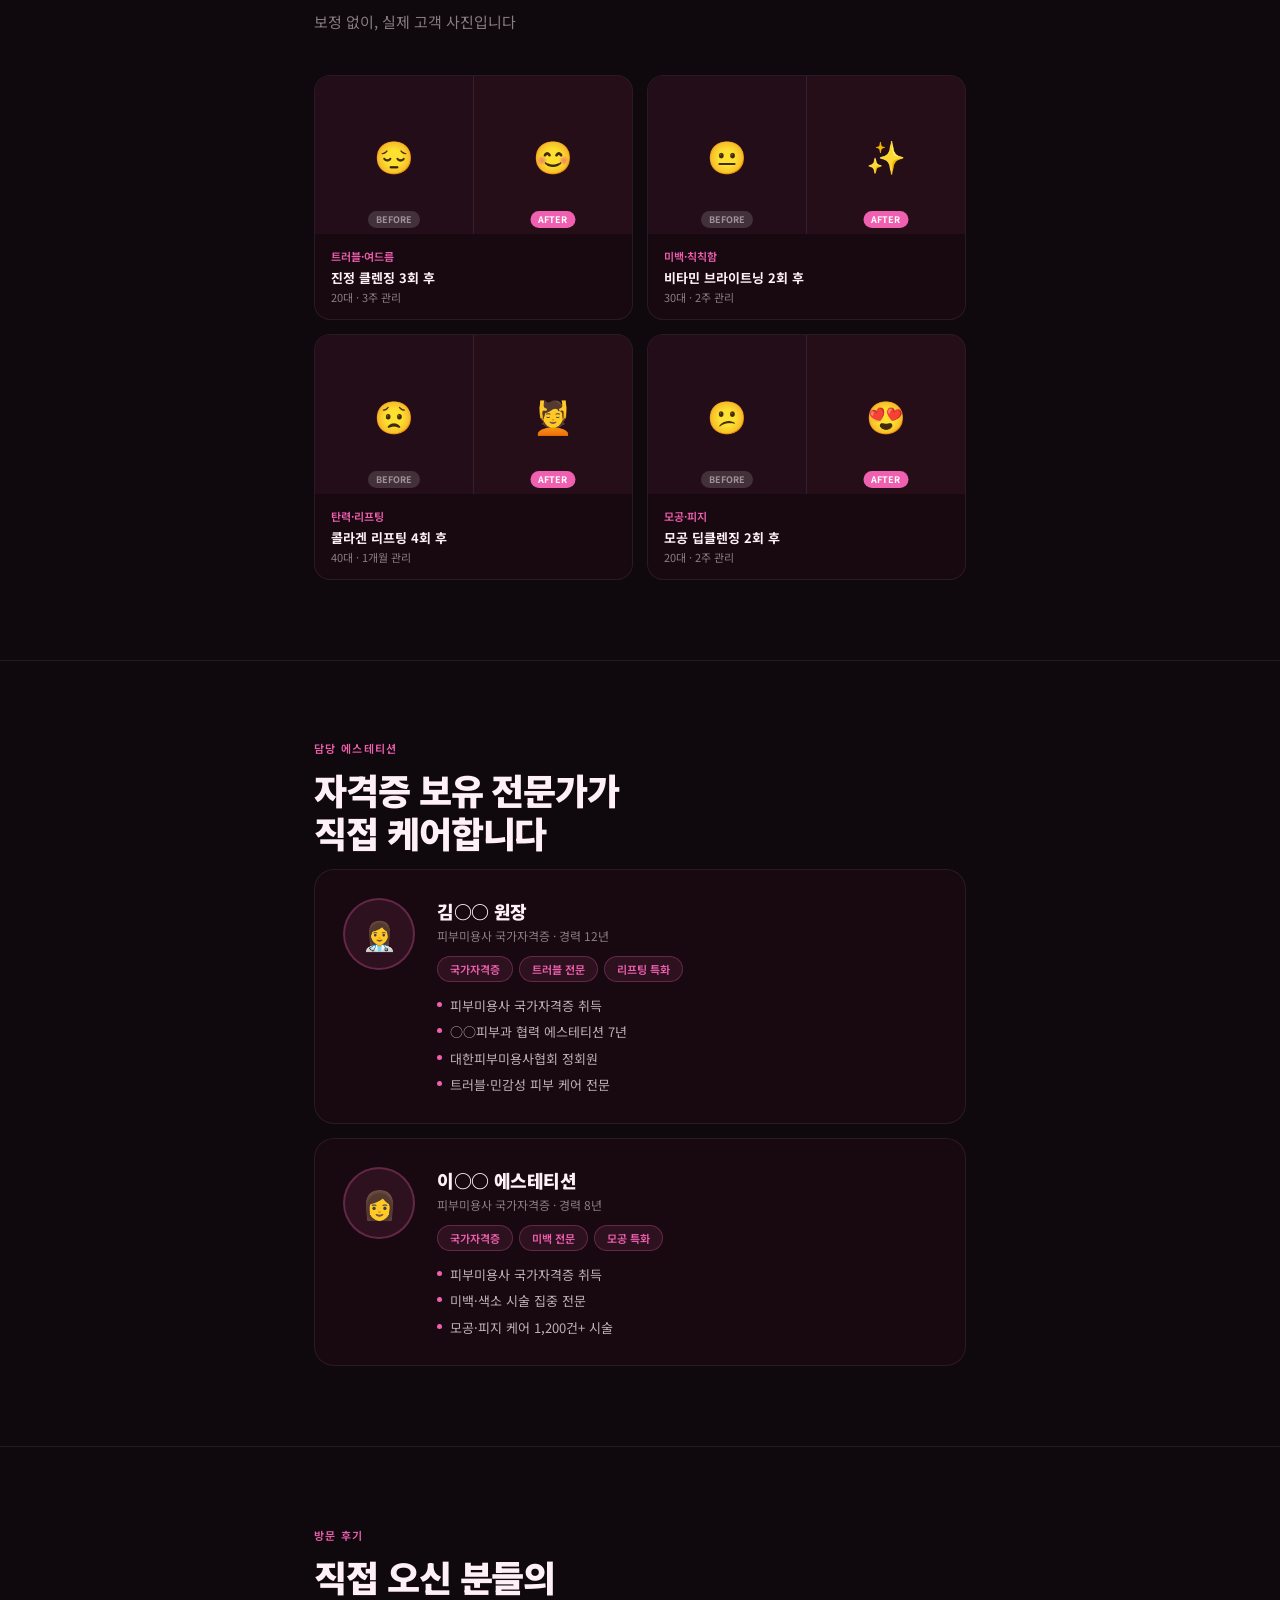
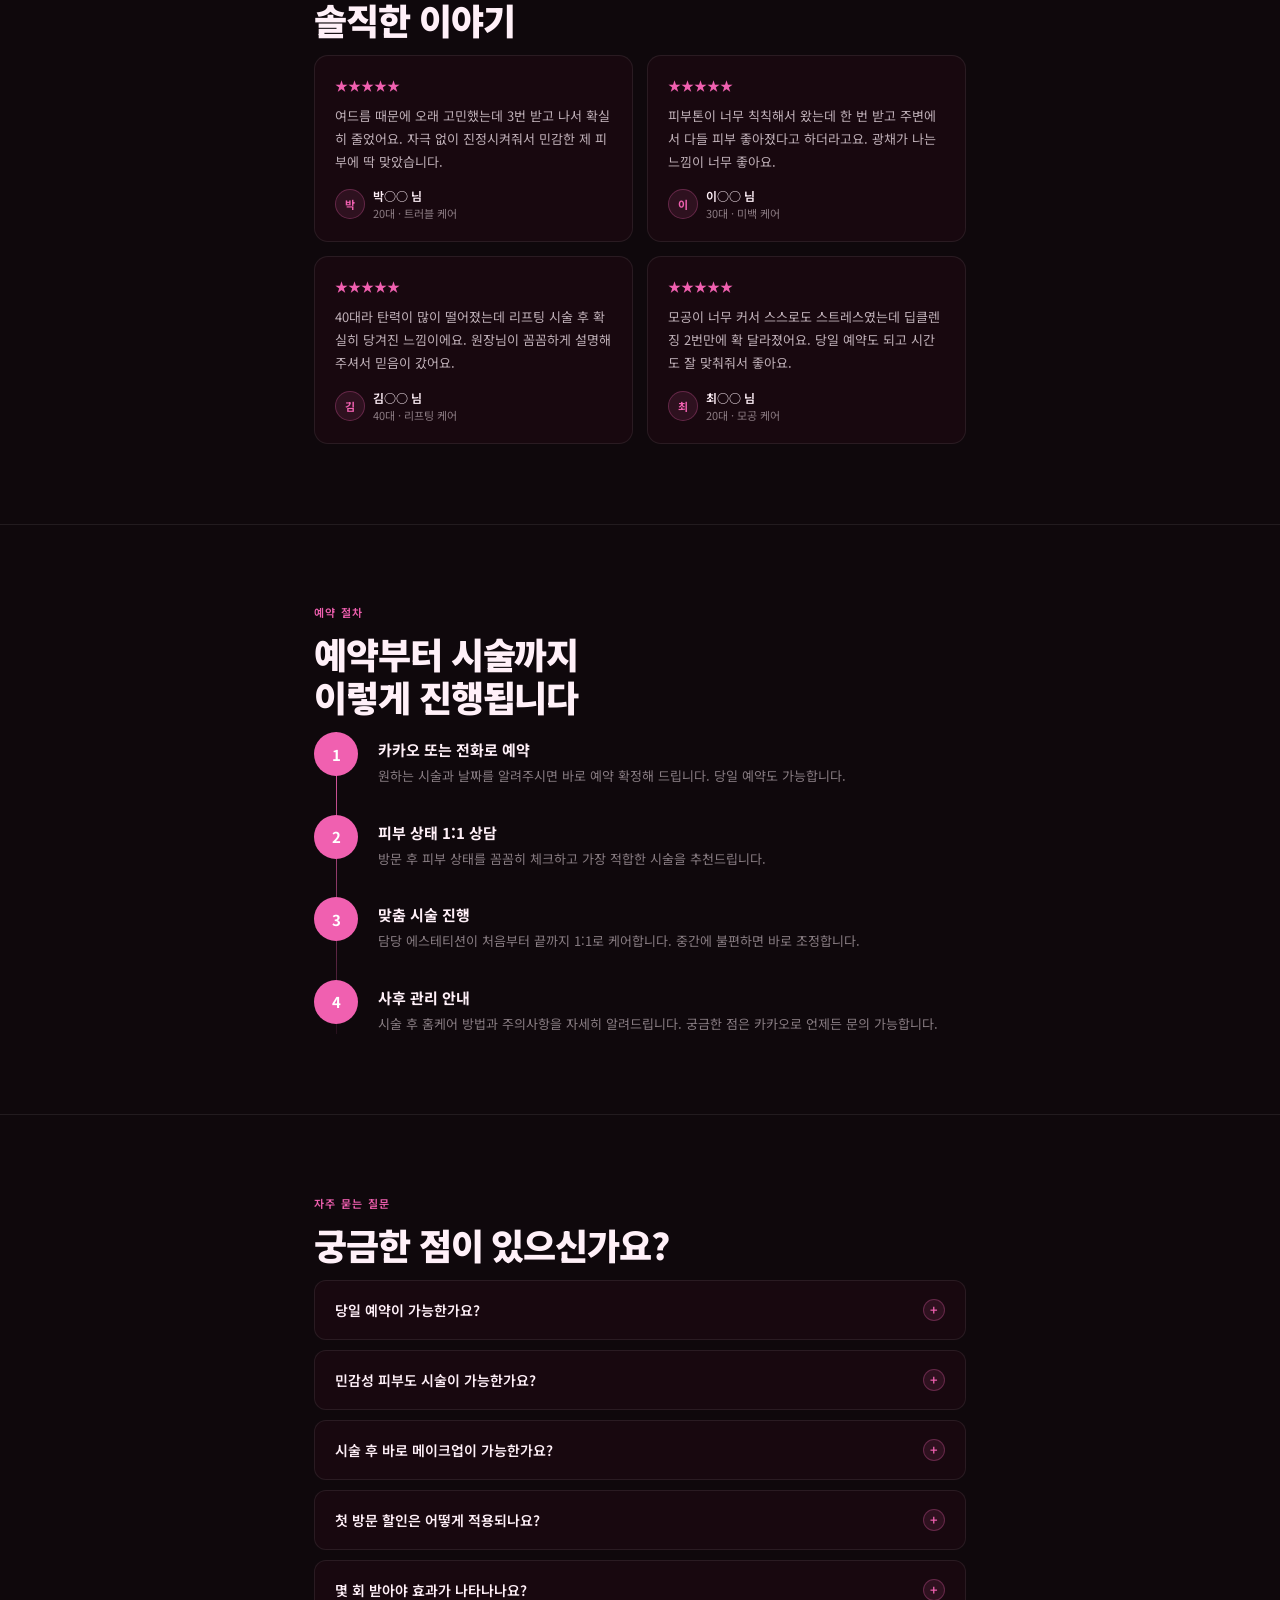
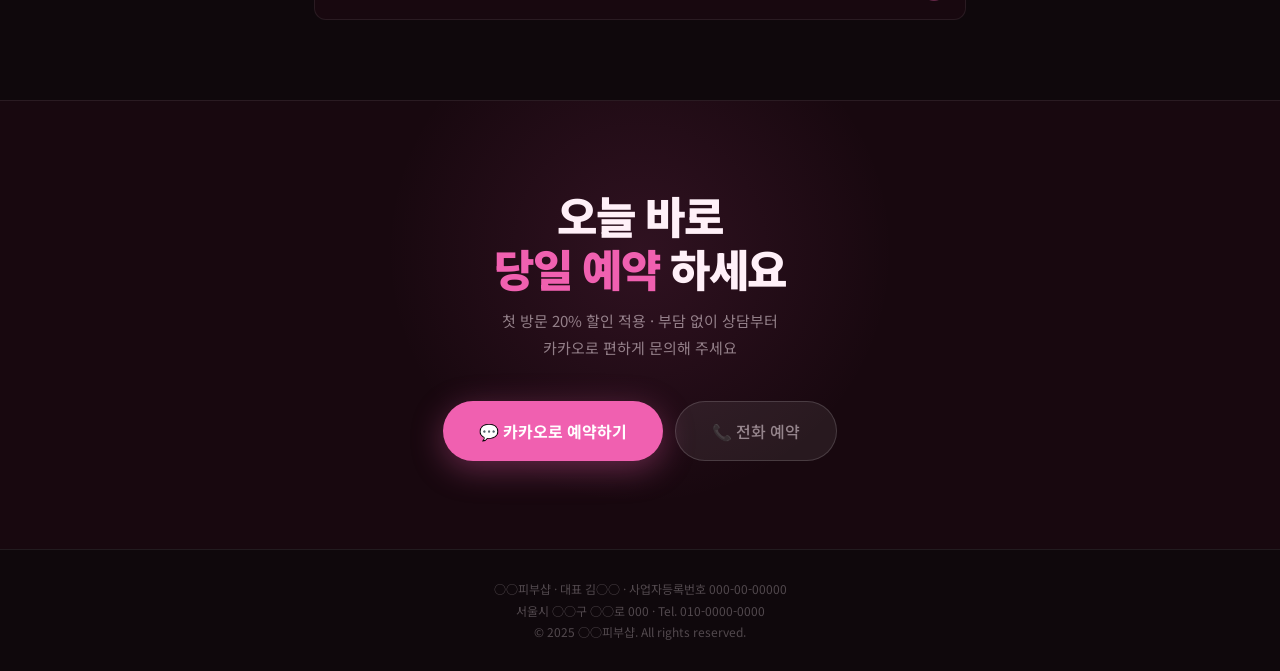
<file: template/beauty_skin.html>
<!DOCTYPE html>
<html lang="ko">
<head>
<meta charset="UTF-8">
<meta name="viewport" content="width=device-width, initial-scale=1.0">
<title>○○피부샵 | 피부 고민 해결 · 당일 예약 가능</title>
<meta name="description" content="피부 고민별 맞춤 시술. 지금 당일 예약 신청하세요.">

<link rel="preconnect" href="https://fonts.googleapis.com">
<link href="https://fonts.googleapis.com/css2?family=Noto+Sans+KR:wght@400;500;700;900&display=swap" rel="stylesheet">

<style>
*, *::before, *::after { margin: 0; padding: 0; box-sizing: border-box; }

:root {
  --pink: #F060B0;
  --pink2: #D4469A;
  --pink-light: rgba(240,96,176,0.10);
  --pink-border: rgba(240,96,176,0.28);
  --bg: #0F080C;
  --surface: #18080F;
  --surface2: #220D18;
  --border: rgba(255,255,255,0.08);
  --border-hover: rgba(255,255,255,0.15);
  --text: #FFF0F8;
  --muted: rgba(255,240,248,0.50);
  --muted2: rgba(255,240,248,0.28);
}

html { scroll-behavior: smooth; }
body { font-family: 'Noto Sans KR', sans-serif; background: var(--bg); color: var(--text); -webkit-font-smoothing: antialiased; }
a { text-decoration: none; color: inherit; }

/* FLOATING */
.float-cta {
  position: fixed; bottom: 20px; left: 50%; transform: translateX(-50%);
  z-index: 999; display: flex; gap: 10px;
  filter: drop-shadow(0 8px 24px rgba(0,0,0,0.5));
}
.float-btn {
  font-family: 'Noto Sans KR', sans-serif; font-size: 15px; font-weight: 700;
  padding: 14px 26px; border-radius: 100px; border: none;
  cursor: pointer; white-space: nowrap; transition: transform 0.15s, opacity 0.15s;
}
.float-btn:hover { transform: translateY(-2px); opacity: 0.9; }
.float-btn.kakao { background: #FEE500; color: #1A1A1A; }
.float-btn.call  { background: var(--pink); color: #fff; }

/* NAV */
nav {
  position: sticky; top: 0; z-index: 100; height: 58px;
  display: flex; align-items: center; justify-content: space-between;
  padding: 0 24px; background: rgba(15,8,12,0.90);
  backdrop-filter: blur(12px); border-bottom: 0.5px solid var(--border);
}
.nav-logo { font-size: 16px; font-weight: 700; letter-spacing: -0.02em; }
.nav-logo span { color: var(--pink); }
.nav-cta {
  background: var(--pink); color: #fff;
  font-size: 13px; font-weight: 700; padding: 9px 20px; border-radius: 100px;
  transition: opacity 0.15s;
}
.nav-cta:hover { opacity: 0.88; }

/* HERO */
.hero {
  min-height: 100vh; display: flex; flex-direction: column;
  align-items: center; justify-content: center;
  padding: 80px 24px 60px; text-align: center;
  position: relative; overflow: hidden;
}
.hero::before {
  content: ''; position: absolute; top: -150px; left: 50%;
  transform: translateX(-50%); width: 700px; height: 600px;
  background: radial-gradient(circle, rgba(240,96,176,0.13) 0%, transparent 65%);
  pointer-events: none;
}
.hero-badge {
  display: inline-flex; align-items: center; gap: 7px;
  background: var(--pink-light); border: 0.5px solid var(--pink-border);
  color: var(--pink); font-size: 12px; font-weight: 600;
  padding: 7px 18px; border-radius: 100px; margin-bottom: 28px;
  animation: fadeUp 0.6s ease both;
}
.hero-badge::before {
  content: ''; width: 6px; height: 6px; border-radius: 50%;
  background: var(--pink); animation: blink 1.6s infinite;
}
.hero h1 {
  font-size: clamp(34px, 8vw, 66px); font-weight: 900;
  line-height: 1.1; letter-spacing: -0.035em; margin-bottom: 20px;
  animation: fadeUp 0.6s 0.08s ease both;
}
.hero h1 .accent { color: var(--pink); }
.hero p {
  font-size: clamp(15px, 2.5vw, 19px); color: var(--muted); line-height: 1.75;
  margin-bottom: 44px; animation: fadeUp 0.6s 0.14s ease both;
}
.hero p strong { color: var(--text); font-weight: 500; }
.hero-btns {
  display: flex; gap: 12px; justify-content: center; flex-wrap: wrap;
  animation: fadeUp 0.6s 0.2s ease both;
}
.btn-main {
  background: var(--pink); color: #fff;
  font-family: 'Noto Sans KR', sans-serif; font-size: 16px; font-weight: 700;
  padding: 17px 36px; border-radius: 100px; border: none;
  cursor: pointer; transition: opacity 0.15s, transform 0.15s;
  box-shadow: 0 8px 32px rgba(240,96,176,0.35);
}
.btn-main:hover { opacity: 0.9; transform: translateY(-2px); }
.btn-sub {
  background: rgba(255,255,255,0.07); border: 0.5px solid var(--border-hover);
  color: var(--muted); font-family: 'Noto Sans KR', sans-serif;
  font-size: 16px; font-weight: 500; padding: 17px 36px; border-radius: 100px;
  cursor: pointer; transition: background 0.15s;
}
.btn-sub:hover { background: rgba(255,255,255,0.12); color: var(--text); }
.trust-bar {
  display: flex; gap: 28px; flex-wrap: wrap; justify-content: center;
  margin-top: 56px; padding-top: 36px; border-top: 0.5px solid var(--border);
  animation: fadeUp 0.6s 0.26s ease both;
}
.trust-item { text-align: center; }
.trust-num { font-size: 28px; font-weight: 900; color: var(--pink); letter-spacing: -0.04em; line-height: 1; }
.trust-label { font-size: 12px; color: var(--muted); margin-top: 4px; }

/* SECTION */
.section { max-width: 700px; margin: 0 auto; padding: 80px 24px; }
.sec-label { font-size: 11px; font-weight: 600; letter-spacing: 0.12em; color: var(--pink); text-transform: uppercase; margin-bottom: 12px; }
.sec-title { font-size: clamp(24px, 4.5vw, 36px); font-weight: 900; letter-spacing: -0.03em; line-height: 1.2; margin-bottom: 14px; }
.sec-desc { font-size: 15px; color: var(--muted); line-height: 1.8; margin-bottom: 40px; }

/* CONCERN FILTER */
.concern-filter {
  display: flex; flex-wrap: wrap; gap: 8px;
  margin-bottom: 28px; justify-content: center;
}
.concern-btn {
  padding: 9px 18px; border-radius: 100px;
  border: 0.5px solid var(--border);
  background: transparent; color: var(--muted);
  font-family: 'Noto Sans KR', sans-serif;
  font-size: 13px; font-weight: 500; cursor: pointer;
  transition: all 0.18s;
}
.concern-btn:hover { border-color: var(--pink-border); color: var(--text); }
.concern-btn.active { background: var(--pink); border-color: var(--pink); color: #fff; }

/* MENU GRID */
.menu-grid { display: grid; grid-template-columns: 1fr 1fr; gap: 14px; }
.menu-card {
  background: var(--surface); border: 0.5px solid var(--border);
  border-radius: 16px; overflow: hidden;
  transition: border-color 0.2s, transform 0.2s; cursor: pointer;
}
.menu-card:hover { border-color: var(--pink-border); transform: translateY(-3px); }
.menu-card.hidden { display: none; }
.menu-img {
  width: 100%; aspect-ratio: 4/3;
  background: var(--surface2);
  display: flex; align-items: center; justify-content: center; font-size: 44px;
  position: relative;
}
.menu-tag {
  position: absolute; top: 10px; left: 10px;
  font-size: 10px; font-weight: 700;
  background: var(--pink); color: #fff;
  padding: 3px 10px; border-radius: 100px;
}
.menu-popular {
  position: absolute; top: 10px; right: 10px;
  font-size: 10px; font-weight: 700;
  background: rgba(255,200,50,0.9); color: #1A1A1A;
  padding: 3px 10px; border-radius: 100px;
}
.menu-body { padding: 16px 18px; }
.menu-concern { font-size: 11px; color: var(--pink); font-weight: 600; margin-bottom: 5px; }
.menu-name { font-size: 15px; font-weight: 700; margin-bottom: 6px; letter-spacing: -0.01em; }
.menu-desc { font-size: 12px; color: var(--muted); line-height: 1.6; margin-bottom: 12px; }
.menu-footer { display: flex; align-items: center; justify-content: space-between; }
.menu-price { font-size: 16px; font-weight: 700; color: var(--pink); }
.menu-time { font-size: 11px; color: var(--muted); }

/* BEFORE AFTER */
.ba-grid { display: grid; grid-template-columns: 1fr 1fr; gap: 14px; }
.ba-pair {
  background: var(--surface); border: 0.5px solid var(--border);
  border-radius: 16px; overflow: hidden; transition: border-color 0.2s;
}
.ba-pair:hover { border-color: var(--pink-border); }
.ba-imgs { display: grid; grid-template-columns: 1fr 1fr; }
.ba-img {
  aspect-ratio: 1/1;
  background: var(--surface2);
  display: flex; align-items: center; justify-content: center;
  font-size: 32px; position: relative;
}
.ba-img:first-child { border-right: 0.5px solid var(--border); }
.ba-label {
  position: absolute; bottom: 6px; left: 50%; transform: translateX(-50%);
  font-size: 9px; font-weight: 700; padding: 2px 8px; border-radius: 100px; white-space: nowrap;
}
.ba-label.before { background: rgba(255,255,255,0.15); color: var(--muted); }
.ba-label.after  { background: var(--pink); color: #fff; }
.ba-info { padding: 14px 16px; }
.ba-concern { font-size: 11px; color: var(--pink); font-weight: 600; margin-bottom: 4px; }
.ba-result { font-size: 13px; font-weight: 700; margin-bottom: 2px; }
.ba-session { font-size: 11px; color: var(--muted); }

/* SPECIALIST */
.specialist-card {
  background: var(--surface); border: 0.5px solid var(--border);
  border-radius: 20px; padding: 28px; display: flex; gap: 22px; align-items: flex-start;
  transition: border-color 0.2s;
}
.specialist-card:hover { border-color: var(--pink-border); }
.sp-avatar {
  flex-shrink: 0; width: 72px; height: 72px; border-radius: 50%;
  background: var(--pink-light); border: 2px solid var(--pink-border);
  display: flex; align-items: center; justify-content: center; font-size: 28px;
}
.sp-info { flex: 1; }
.sp-name { font-size: 18px; font-weight: 900; letter-spacing: -0.02em; margin-bottom: 3px; }
.sp-title { font-size: 12px; color: var(--muted); margin-bottom: 12px; }
.sp-tags { display: flex; flex-wrap: wrap; gap: 6px; margin-bottom: 14px; }
.sp-tag {
  font-size: 11px; font-weight: 600;
  background: var(--pink-light); border: 0.5px solid var(--pink-border);
  color: var(--pink); padding: 4px 12px; border-radius: 100px;
}
.sp-career { list-style: none; display: flex; flex-direction: column; gap: 7px; }
.sp-career li { display: flex; align-items: flex-start; gap: 8px; font-size: 13px; color: rgba(255,240,248,0.72); line-height: 1.5; }
.sp-dot { flex-shrink: 0; width: 5px; height: 5px; border-radius: 50%; background: var(--pink); margin-top: 6px; }

/* REVIEW */
.review-grid { display: grid; grid-template-columns: 1fr 1fr; gap: 14px; }
.review-card {
  background: var(--surface); border: 0.5px solid var(--border);
  border-radius: 14px; padding: 20px; transition: border-color 0.2s;
}
.review-card:hover { border-color: var(--pink-border); }
.r-stars { color: var(--pink); font-size: 13px; margin-bottom: 10px; }
.r-text { font-size: 13px; color: rgba(255,240,248,0.72); line-height: 1.75; margin-bottom: 14px; }
.r-author { display: flex; align-items: center; gap: 8px; }
.r-avatar {
  width: 30px; height: 30px; border-radius: 50%;
  background: var(--pink-light); border: 0.5px solid var(--pink-border);
  display: flex; align-items: center; justify-content: center;
  font-size: 11px; font-weight: 700; color: var(--pink);
}
.r-name { font-size: 12px; font-weight: 600; }
.r-tag  { font-size: 11px; color: var(--muted); margin-top: 1px; }

/* PROCESS */
.process-list { display: flex; flex-direction: column; gap: 0; position: relative; }
.process-list::before {
  content: ''; position: absolute; left: 22px; top: 0; bottom: 0;
  width: 0.5px; background: linear-gradient(to bottom, var(--pink), rgba(240,96,176,0.1));
}
.process-item { display: flex; gap: 20px; padding-bottom: 28px; }
.process-item:last-child { padding-bottom: 0; }
.proc-num {
  flex-shrink: 0; width: 44px; height: 44px; border-radius: 50%;
  background: var(--pink); color: #fff; font-size: 15px; font-weight: 700;
  display: flex; align-items: center; justify-content: center; position: relative; z-index: 1;
}
.proc-content { padding-top: 7px; }
.proc-title { font-size: 15px; font-weight: 700; margin-bottom: 5px; }
.proc-desc { font-size: 13px; color: var(--muted); line-height: 1.65; }

/* FAQ */
.faq-list { display: flex; flex-direction: column; gap: 10px; }
.faq-item { background: var(--surface); border: 0.5px solid var(--border); border-radius: 12px; overflow: hidden; }
.faq-q {
  width: 100%; text-align: left; display: flex; align-items: center; justify-content: space-between;
  padding: 18px 20px; font-family: 'Noto Sans KR', sans-serif;
  font-size: 14px; font-weight: 600; background: none; border: none;
  cursor: pointer; color: var(--text); transition: background 0.15s;
}
.faq-q:hover { background: rgba(255,255,255,0.03); }
.faq-icon {
  width: 22px; height: 22px; border-radius: 50%;
  background: var(--pink-light); border: 0.5px solid var(--pink-border);
  display: flex; align-items: center; justify-content: center;
  font-size: 13px; color: var(--pink); transition: transform 0.25s; flex-shrink: 0;
}
.faq-a { display: none; padding: 14px 20px 18px; font-size: 13px; color: var(--muted); line-height: 1.8; border-top: 0.5px solid var(--border); }
.faq-item.open .faq-a { display: block; }
.faq-item.open .faq-icon { transform: rotate(45deg); }

/* FINAL CTA */
.final-cta {
  background: var(--surface); border-top: 0.5px solid var(--border);
  padding: 88px 24px; text-align: center; position: relative; overflow: hidden;
}
.final-cta::before {
  content: ''; position: absolute; top: -100px; left: 50%; transform: translateX(-50%);
  width: 600px; height: 500px;
  background: radial-gradient(circle, rgba(240,96,176,0.11) 0%, transparent 65%);
  pointer-events: none;
}
.final-cta h2 { font-size: clamp(26px, 5vw, 44px); font-weight: 900; letter-spacing: -0.03em; line-height: 1.2; margin-bottom: 14px; position: relative; }
.final-cta h2 span { color: var(--pink); }
.final-cta p { font-size: 15px; color: var(--muted); line-height: 1.75; margin-bottom: 40px; position: relative; }
.final-btns { display: flex; gap: 12px; justify-content: center; flex-wrap: wrap; position: relative; }

.divider { height: 0.5px; background: var(--border); }
footer { padding: 28px 24px; text-align: center; border-top: 0.5px solid var(--border); font-size: 12px; color: var(--muted2); line-height: 1.8; }

@keyframes fadeUp { from { opacity: 0; transform: translateY(20px); } to { opacity: 1; transform: translateY(0); } }
@keyframes blink { 0%, 100% { opacity: 1; } 50% { opacity: 0.3; } }
.reveal { opacity: 0; transform: translateY(22px); transition: opacity 0.6s ease, transform 0.6s ease; }
.reveal.visible { opacity: 1; transform: translateY(0); }

@media (max-width: 560px) {
  .menu-grid, .ba-grid, .review-grid { grid-template-columns: 1fr; }
  .specialist-card { flex-direction: column; align-items: center; text-align: center; }
  .float-cta { width: calc(100% - 32px); }
  .float-btn { flex: 1; justify-content: center; }
}
</style>
</head>
<body>

<div class="float-cta">
  <button class="float-btn kakao" onclick="window.open('https://open.kakao.com/YOUR_LINK','_blank')">💬 카카오 예약</button>
  <button class="float-btn call" onclick="window.location.href='tel:010-0000-0000'">📞 당일 예약</button>
</div>

<nav>
  <div class="nav-logo">○○<span>피부샵</span></div>
  <a href="#booking" class="nav-cta">당일 예약 →</a>
</nav>

<!-- HERO -->
<section class="hero">
  <div class="hero-badge">✨ 당일 예약 가능 · 네이버 리뷰 4.9점</div>
  <h1>피부 고민<br><span class="accent">딱 맞는 시술</span>로<br>해결합니다</h1>
  <p><strong>트러블·미백·탄력·모공</strong> 고민별 맞춤 시술.<br>첫 방문 <strong>20% 할인</strong> 적용됩니다.</p>
  <div class="hero-btns">
    <button class="btn-main" onclick="document.getElementById('menu').scrollIntoView({behavior:'smooth'})">✨ 시술 메뉴 보기</button>
    <button class="btn-sub" onclick="document.getElementById('booking').scrollIntoView({behavior:'smooth'})">당일 예약 신청</button>
  </div>
  <div class="trust-bar">
    <div class="trust-item"><div class="trust-num">4.9점</div><div class="trust-label">네이버 리뷰</div></div>
    <div class="trust-item"><div class="trust-num">3,600+</div><div class="trust-label">누적 시술 건수</div></div>
    <div class="trust-item"><div class="trust-num">당일</div><div class="trust-label">예약 가능</div></div>
    <div class="trust-item"><div class="trust-num">20%</div><div class="trust-label">첫 방문 할인</div></div>
  </div>
</section>

<!-- MENU -->
<section class="section" id="menu">
  <p class="sec-label reveal">시술 메뉴</p>
  <h2 class="sec-title reveal">피부 고민을 선택하면<br>맞는 시술이 보입니다</h2>
  <p class="sec-desc reveal">고민별로 필터링해서 딱 맞는 시술을 찾아보세요</p>

  <div class="concern-filter reveal">
    <button class="concern-btn active" data-filter="all">전체</button>
    <button class="concern-btn" data-filter="trouble">트러블·여드름</button>
    <button class="concern-btn" data-filter="whitening">미백·칙칙함</button>
    <button class="concern-btn" data-filter="lifting">탄력·리프팅</button>
    <button class="concern-btn" data-filter="pore">모공·피지</button>
  </div>

  <div class="menu-grid" id="menuGrid">
    <div class="menu-card" data-concern="trouble">
      <div class="menu-img">🌿
        <span class="menu-tag">트러블</span>
        <span class="menu-popular">🔥 인기</span>
      </div>
      <div class="menu-body">
        <div class="menu-concern">트러블·여드름</div>
        <div class="menu-name">진정 클렌징 케어</div>
        <div class="menu-desc">민감하고 트러블 많은 피부를 진정시키고 피지 조절. 자극 없이 깨끗하게.</div>
        <div class="menu-footer">
          <span class="menu-price">₩65,000</span>
          <span class="menu-time">⏱ 60분</span>
        </div>
      </div>
    </div>
    <div class="menu-card" data-concern="trouble">
      <div class="menu-img">💉
        <span class="menu-tag">트러블</span>
      </div>
      <div class="menu-body">
        <div class="menu-concern">트러블·여드름</div>
        <div class="menu-name">여드름 압출 + 진정</div>
        <div class="menu-desc">전문 압출 후 LED 진정 케어까지. 재발 방지 사후 관리 팁 제공.</div>
        <div class="menu-footer">
          <span class="menu-price">₩55,000</span>
          <span class="menu-time">⏱ 50분</span>
        </div>
      </div>
    </div>
    <div class="menu-card" data-concern="whitening">
      <div class="menu-img">⭐
        <span class="menu-tag">미백</span>
        <span class="menu-popular">🔥 인기</span>
      </div>
      <div class="menu-body">
        <div class="menu-concern">미백·칙칙함</div>
        <div class="menu-name">비타민 브라이트닝</div>
        <div class="menu-desc">고농도 비타민C 앰플로 칙칙한 피부톤 개선. 즉각적인 광채 효과.</div>
        <div class="menu-footer">
          <span class="menu-price">₩80,000</span>
          <span class="menu-time">⏱ 70분</span>
        </div>
      </div>
    </div>
    <div class="menu-card" data-concern="whitening">
      <div class="menu-img">🌸
        <span class="menu-tag">미백</span>
      </div>
      <div class="menu-body">
        <div class="menu-concern">미백·칙칙함</div>
        <div class="menu-name">색소 집중 관리</div>
        <div class="menu-desc">기미·잡티·색소침착 집중 케어. IPL 기기를 활용한 정밀 시술.</div>
        <div class="menu-footer">
          <span class="menu-price">₩120,000</span>
          <span class="menu-time">⏱ 60분</span>
        </div>
      </div>
    </div>
    <div class="menu-card" data-concern="lifting">
      <div class="menu-img">✨
        <span class="menu-tag">탄력</span>
        <span class="menu-popular">🔥 인기</span>
      </div>
      <div class="menu-body">
        <div class="menu-concern">탄력·리프팅</div>
        <div class="menu-name">콜라겐 리프팅</div>
        <div class="menu-desc">콜라겐 재생을 촉진해 처진 피부를 탄탄하게. 즉각 리프팅 효과.</div>
        <div class="menu-footer">
          <span class="menu-price">₩130,000</span>
          <span class="menu-time">⏱ 80분</span>
        </div>
      </div>
    </div>
    <div class="menu-card" data-concern="lifting">
      <div class="menu-img">💆‍♀️
        <span class="menu-tag">탄력</span>
      </div>
      <div class="menu-body">
        <div class="menu-concern">탄력·리프팅</div>
        <div class="menu-name">V라인 윤곽 케어</div>
        <div class="menu-desc">얼굴 윤곽 정리와 부기 제거. 갸름한 V라인으로 즉시 개선.</div>
        <div class="menu-footer">
          <span class="menu-price">₩95,000</span>
          <span class="menu-time">⏱ 70분</span>
        </div>
      </div>
    </div>
    <div class="menu-card" data-concern="pore">
      <div class="menu-img">🔬
        <span class="menu-tag">모공</span>
        <span class="menu-popular">🔥 인기</span>
      </div>
      <div class="menu-body">
        <div class="menu-concern">모공·피지</div>
        <div class="menu-name">모공 딥클렌징</div>
        <div class="menu-desc">피지와 블랙헤드를 깊숙이 제거. 모공 수축까지 한 번에 해결.</div>
        <div class="menu-footer">
          <span class="menu-price">₩70,000</span>
          <span class="menu-time">⏱ 65분</span>
        </div>
      </div>
    </div>
    <div class="menu-card" data-concern="pore">
      <div class="menu-img">💎
        <span class="menu-tag">모공</span>
      </div>
      <div class="menu-body">
        <div class="menu-concern">모공·피지</div>
        <div class="menu-name">피지 조절 집중 케어</div>
        <div class="menu-desc">과잉 피지를 조절하고 번들거림을 개선. 매끈한 피부결 완성.</div>
        <div class="menu-footer">
          <span class="menu-price">₩75,000</span>
          <span class="menu-time">⏱ 60분</span>
        </div>
      </div>
    </div>
  </div>
</section>

<div class="divider"></div>

<!-- BEFORE AFTER -->
<section class="section">
  <p class="sec-label reveal">시술 전후</p>
  <h2 class="sec-title reveal">직접 오신 분들의<br>실제 변화입니다</h2>
  <p class="sec-desc reveal">보정 없이, 실제 고객 사진입니다</p>

  <div class="ba-grid">
    <div class="ba-pair reveal">
      <div class="ba-imgs">
        <div class="ba-img">😔<span class="ba-label before">BEFORE</span></div>
        <div class="ba-img" style="background:rgba(240,96,176,0.06)">😊<span class="ba-label after">AFTER</span></div>
      </div>
      <div class="ba-info">
        <div class="ba-concern">트러블·여드름</div>
        <div class="ba-result">진정 클렌징 3회 후</div>
        <div class="ba-session">20대 · 3주 관리</div>
      </div>
    </div>
    <div class="ba-pair reveal">
      <div class="ba-imgs">
        <div class="ba-img">😐<span class="ba-label before">BEFORE</span></div>
        <div class="ba-img" style="background:rgba(240,96,176,0.06)">✨<span class="ba-label after">AFTER</span></div>
      </div>
      <div class="ba-info">
        <div class="ba-concern">미백·칙칙함</div>
        <div class="ba-result">비타민 브라이트닝 2회 후</div>
        <div class="ba-session">30대 · 2주 관리</div>
      </div>
    </div>
    <div class="ba-pair reveal">
      <div class="ba-imgs">
        <div class="ba-img">😟<span class="ba-label before">BEFORE</span></div>
        <div class="ba-img" style="background:rgba(240,96,176,0.06)">💆<span class="ba-label after">AFTER</span></div>
      </div>
      <div class="ba-info">
        <div class="ba-concern">탄력·리프팅</div>
        <div class="ba-result">콜라겐 리프팅 4회 후</div>
        <div class="ba-session">40대 · 1개월 관리</div>
      </div>
    </div>
    <div class="ba-pair reveal">
      <div class="ba-imgs">
        <div class="ba-img">😕<span class="ba-label before">BEFORE</span></div>
        <div class="ba-img" style="background:rgba(240,96,176,0.06)">😍<span class="ba-label after">AFTER</span></div>
      </div>
      <div class="ba-info">
        <div class="ba-concern">모공·피지</div>
        <div class="ba-result">모공 딥클렌징 2회 후</div>
        <div class="ba-session">20대 · 2주 관리</div>
      </div>
    </div>
  </div>
</section>

<div class="divider"></div>

<!-- SPECIALIST -->
<section class="section">
  <p class="sec-label reveal">담당 에스테티션</p>
  <h2 class="sec-title reveal">자격증 보유 전문가가<br>직접 케어합니다</h2>

  <div style="display:flex; flex-direction:column; gap:14px;">
    <div class="specialist-card reveal">
      <div class="sp-avatar">👩‍⚕️</div>
      <div class="sp-info">
        <div class="sp-name">김○○ 원장</div>
        <div class="sp-title">피부미용사 국가자격증 · 경력 12년</div>
        <div class="sp-tags">
          <span class="sp-tag">국가자격증</span>
          <span class="sp-tag">트러블 전문</span>
          <span class="sp-tag">리프팅 특화</span>
        </div>
        <ul class="sp-career">
          <li><span class="sp-dot"></span>피부미용사 국가자격증 취득</li>
          <li><span class="sp-dot"></span>○○피부과 협력 에스테티션 7년</li>
          <li><span class="sp-dot"></span>대한피부미용사협회 정회원</li>
          <li><span class="sp-dot"></span>트러블·민감성 피부 케어 전문</li>
        </ul>
      </div>
    </div>
    <div class="specialist-card reveal">
      <div class="sp-avatar">👩</div>
      <div class="sp-info">
        <div class="sp-name">이○○ 에스테티션</div>
        <div class="sp-title">피부미용사 국가자격증 · 경력 8년</div>
        <div class="sp-tags">
          <span class="sp-tag">국가자격증</span>
          <span class="sp-tag">미백 전문</span>
          <span class="sp-tag">모공 특화</span>
        </div>
        <ul class="sp-career">
          <li><span class="sp-dot"></span>피부미용사 국가자격증 취득</li>
          <li><span class="sp-dot"></span>미백·색소 시술 집중 전문</li>
          <li><span class="sp-dot"></span>모공·피지 케어 1,200건+ 시술</li>
        </ul>
      </div>
    </div>
  </div>
</section>

<div class="divider"></div>

<!-- REVIEWS -->
<section class="section">
  <p class="sec-label reveal">방문 후기</p>
  <h2 class="sec-title reveal">직접 오신 분들의<br>솔직한 이야기</h2>

  <div class="review-grid">
    <div class="review-card reveal">
      <div class="r-stars">★★★★★</div>
      <p class="r-text">여드름 때문에 오래 고민했는데 3번 받고 나서 확실히 줄었어요. 자극 없이 진정시켜줘서 민감한 제 피부에 딱 맞았습니다.</p>
      <div class="r-author">
        <div class="r-avatar">박</div>
        <div><div class="r-name">박○○ 님</div><div class="r-tag">20대 · 트러블 케어</div></div>
      </div>
    </div>
    <div class="review-card reveal">
      <div class="r-stars">★★★★★</div>
      <p class="r-text">피부톤이 너무 칙칙해서 왔는데 한 번 받고 주변에서 다들 피부 좋아졌다고 하더라고요. 광채가 나는 느낌이 너무 좋아요.</p>
      <div class="r-author">
        <div class="r-avatar">이</div>
        <div><div class="r-name">이○○ 님</div><div class="r-tag">30대 · 미백 케어</div></div>
      </div>
    </div>
    <div class="review-card reveal">
      <div class="r-stars">★★★★★</div>
      <p class="r-text">40대라 탄력이 많이 떨어졌는데 리프팅 시술 후 확실히 당겨진 느낌이에요. 원장님이 꼼꼼하게 설명해주셔서 믿음이 갔어요.</p>
      <div class="r-author">
        <div class="r-avatar">김</div>
        <div><div class="r-name">김○○ 님</div><div class="r-tag">40대 · 리프팅 케어</div></div>
      </div>
    </div>
    <div class="review-card reveal">
      <div class="r-stars">★★★★★</div>
      <p class="r-text">모공이 너무 커서 스스로도 스트레스였는데 딥클렌징 2번만에 확 달라졌어요. 당일 예약도 되고 시간도 잘 맞춰줘서 좋아요.</p>
      <div class="r-author">
        <div class="r-avatar">최</div>
        <div><div class="r-name">최○○ 님</div><div class="r-tag">20대 · 모공 케어</div></div>
      </div>
    </div>
  </div>
</section>

<div class="divider"></div>

<!-- PROCESS -->
<section class="section">
  <p class="sec-label reveal">예약 절차</p>
  <h2 class="sec-title reveal">예약부터 시술까지<br>이렇게 진행됩니다</h2>

  <div class="process-list">
    <div class="process-item reveal">
      <div class="proc-num">1</div>
      <div class="proc-content">
        <div class="proc-title">카카오 또는 전화로 예약</div>
        <p class="proc-desc">원하는 시술과 날짜를 알려주시면 바로 예약 확정해 드립니다. 당일 예약도 가능합니다.</p>
      </div>
    </div>
    <div class="process-item reveal">
      <div class="proc-num">2</div>
      <div class="proc-content">
        <div class="proc-title">피부 상태 1:1 상담</div>
        <p class="proc-desc">방문 후 피부 상태를 꼼꼼히 체크하고 가장 적합한 시술을 추천드립니다.</p>
      </div>
    </div>
    <div class="process-item reveal">
      <div class="proc-num">3</div>
      <div class="proc-content">
        <div class="proc-title">맞춤 시술 진행</div>
        <p class="proc-desc">담당 에스테티션이 처음부터 끝까지 1:1로 케어합니다. 중간에 불편하면 바로 조정합니다.</p>
      </div>
    </div>
    <div class="process-item reveal">
      <div class="proc-num">4</div>
      <div class="proc-content">
        <div class="proc-title">사후 관리 안내</div>
        <p class="proc-desc">시술 후 홈케어 방법과 주의사항을 자세히 알려드립니다. 궁금한 점은 카카오로 언제든 문의 가능합니다.</p>
      </div>
    </div>
  </div>
</section>

<div class="divider"></div>

<!-- FAQ -->
<section class="section">
  <p class="sec-label reveal">자주 묻는 질문</p>
  <h2 class="sec-title reveal">궁금한 점이 있으신가요?</h2>

  <div class="faq-list reveal">
    <div class="faq-item">
      <button class="faq-q" onclick="toggleFaq(this)">당일 예약이 가능한가요?<span class="faq-icon">+</span></button>
      <div class="faq-a">네, 당일 예약 가능합니다. 카카오 채널이나 전화로 빈 시간을 확인하시고 바로 예약하실 수 있습니다.</div>
    </div>
    <div class="faq-item">
      <button class="faq-q" onclick="toggleFaq(this)">민감성 피부도 시술이 가능한가요?<span class="faq-icon">+</span></button>
      <div class="faq-a">가능합니다. 방문 전 카카오로 피부 상태를 미리 말씀해 주시면 민감성 피부에 맞는 시술을 추천드립니다.</div>
    </div>
    <div class="faq-item">
      <button class="faq-q" onclick="toggleFaq(this)">시술 후 바로 메이크업이 가능한가요?<span class="faq-icon">+</span></button>
      <div class="faq-a">시술 종류에 따라 다릅니다. 일반 케어는 당일 가능하지만 압출·레이저 시술 후에는 24시간 메이크업을 자제해 주셔야 합니다. 시술 시 자세히 안내드립니다.</div>
    </div>
    <div class="faq-item">
      <button class="faq-q" onclick="toggleFaq(this)">첫 방문 할인은 어떻게 적용되나요?<span class="faq-icon">+</span></button>
      <div class="faq-a">첫 방문 시 전 시술 20% 할인이 자동 적용됩니다. 예약 시 첫 방문이라고 말씀해 주세요.</div>
    </div>
    <div class="faq-item">
      <button class="faq-q" onclick="toggleFaq(this)">몇 회 받아야 효과가 나타나나요?<span class="faq-icon">+</span></button>
      <div class="faq-a">시술 종류와 피부 상태에 따라 다르지만 평균 2~3회부터 눈에 띄는 변화를 경험하십니다. 상담 시 예상 횟수를 안내드립니다.</div>
    </div>
  </div>
</section>

<!-- FINAL CTA -->
<section class="final-cta" id="booking">
  <h2 class="reveal">오늘 바로<br><span>당일 예약</span> 하세요</h2>
  <p class="reveal">첫 방문 20% 할인 적용 · 부담 없이 상담부터<br>카카오로 편하게 문의해 주세요</p>
  <div class="final-btns">
    <button class="btn-main reveal" onclick="window.open('https://open.kakao.com/YOUR_LINK','_blank')">💬 카카오로 예약하기</button>
    <button class="btn-sub reveal" onclick="window.location.href='tel:010-0000-0000'">📞 전화 예약</button>
  </div>
</section>

<footer>
  ○○피부샵 · 대표 김○○ · 사업자등록번호 000-00-00000<br>
  서울시 ○○구 ○○로 000 · Tel. 010-0000-0000<br>
  © 2025 ○○피부샵. All rights reserved.
</footer>

<script>
// 피부 고민 필터
document.querySelectorAll('.concern-btn').forEach(btn => {
  btn.addEventListener('click', () => {
    document.querySelectorAll('.concern-btn').forEach(b => b.classList.remove('active'));
    btn.classList.add('active');
    const f = btn.dataset.filter;
    document.querySelectorAll('.menu-card').forEach(card => {
      card.classList.toggle('hidden', f !== 'all' && card.dataset.concern !== f);
    });
  });
});

function toggleFaq(btn) {
  const item = btn.closest('.faq-item');
  const isOpen = item.classList.contains('open');
  document.querySelectorAll('.faq-item').forEach(i => i.classList.remove('open'));
  if (!isOpen) item.classList.add('open');
}

const observer = new IntersectionObserver((entries) => {
  entries.forEach((entry, i) => {
    if (entry.isIntersecting) {
      setTimeout(() => entry.target.classList.add('visible'), i * 60);
      observer.unobserve(entry.target);
    }
  });
}, { threshold: 0.1 });
document.querySelectorAll('.reveal').forEach(el => observer.observe(el));
</script>
</body>
</html>
</file>
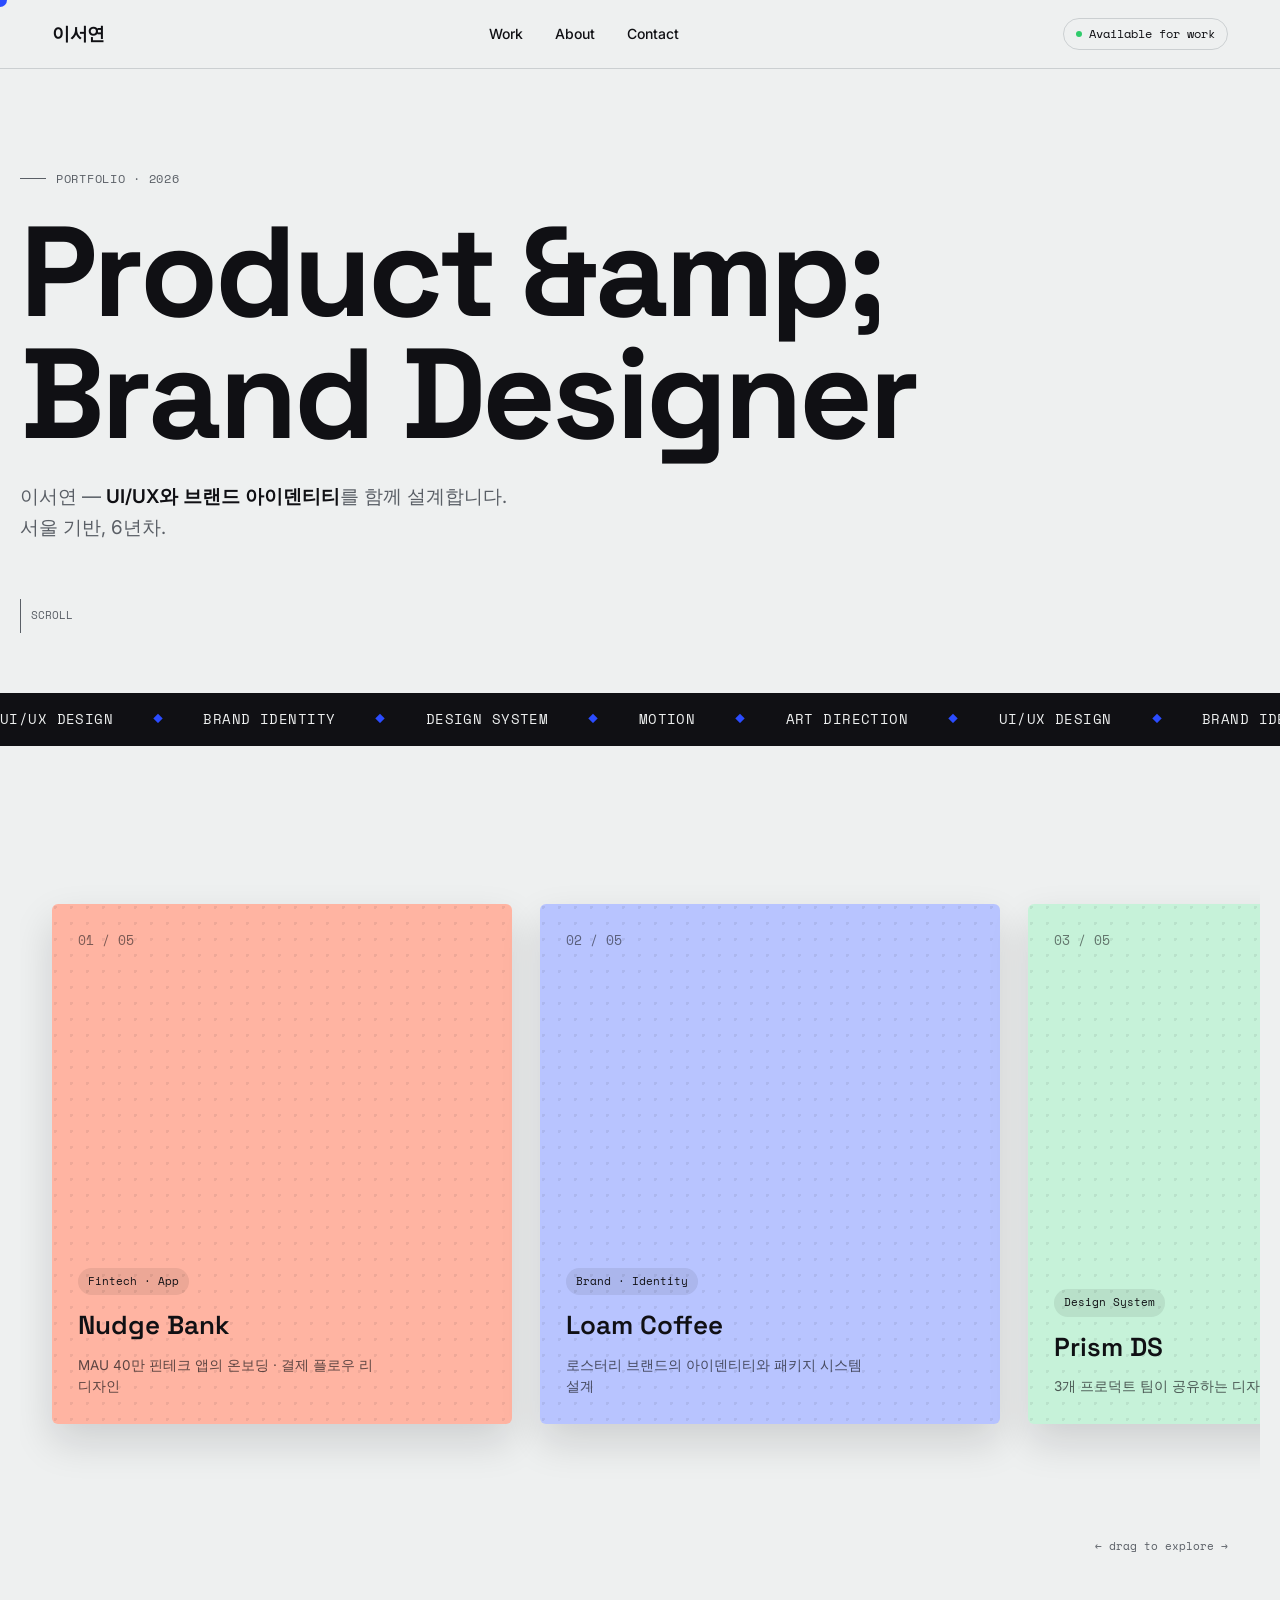
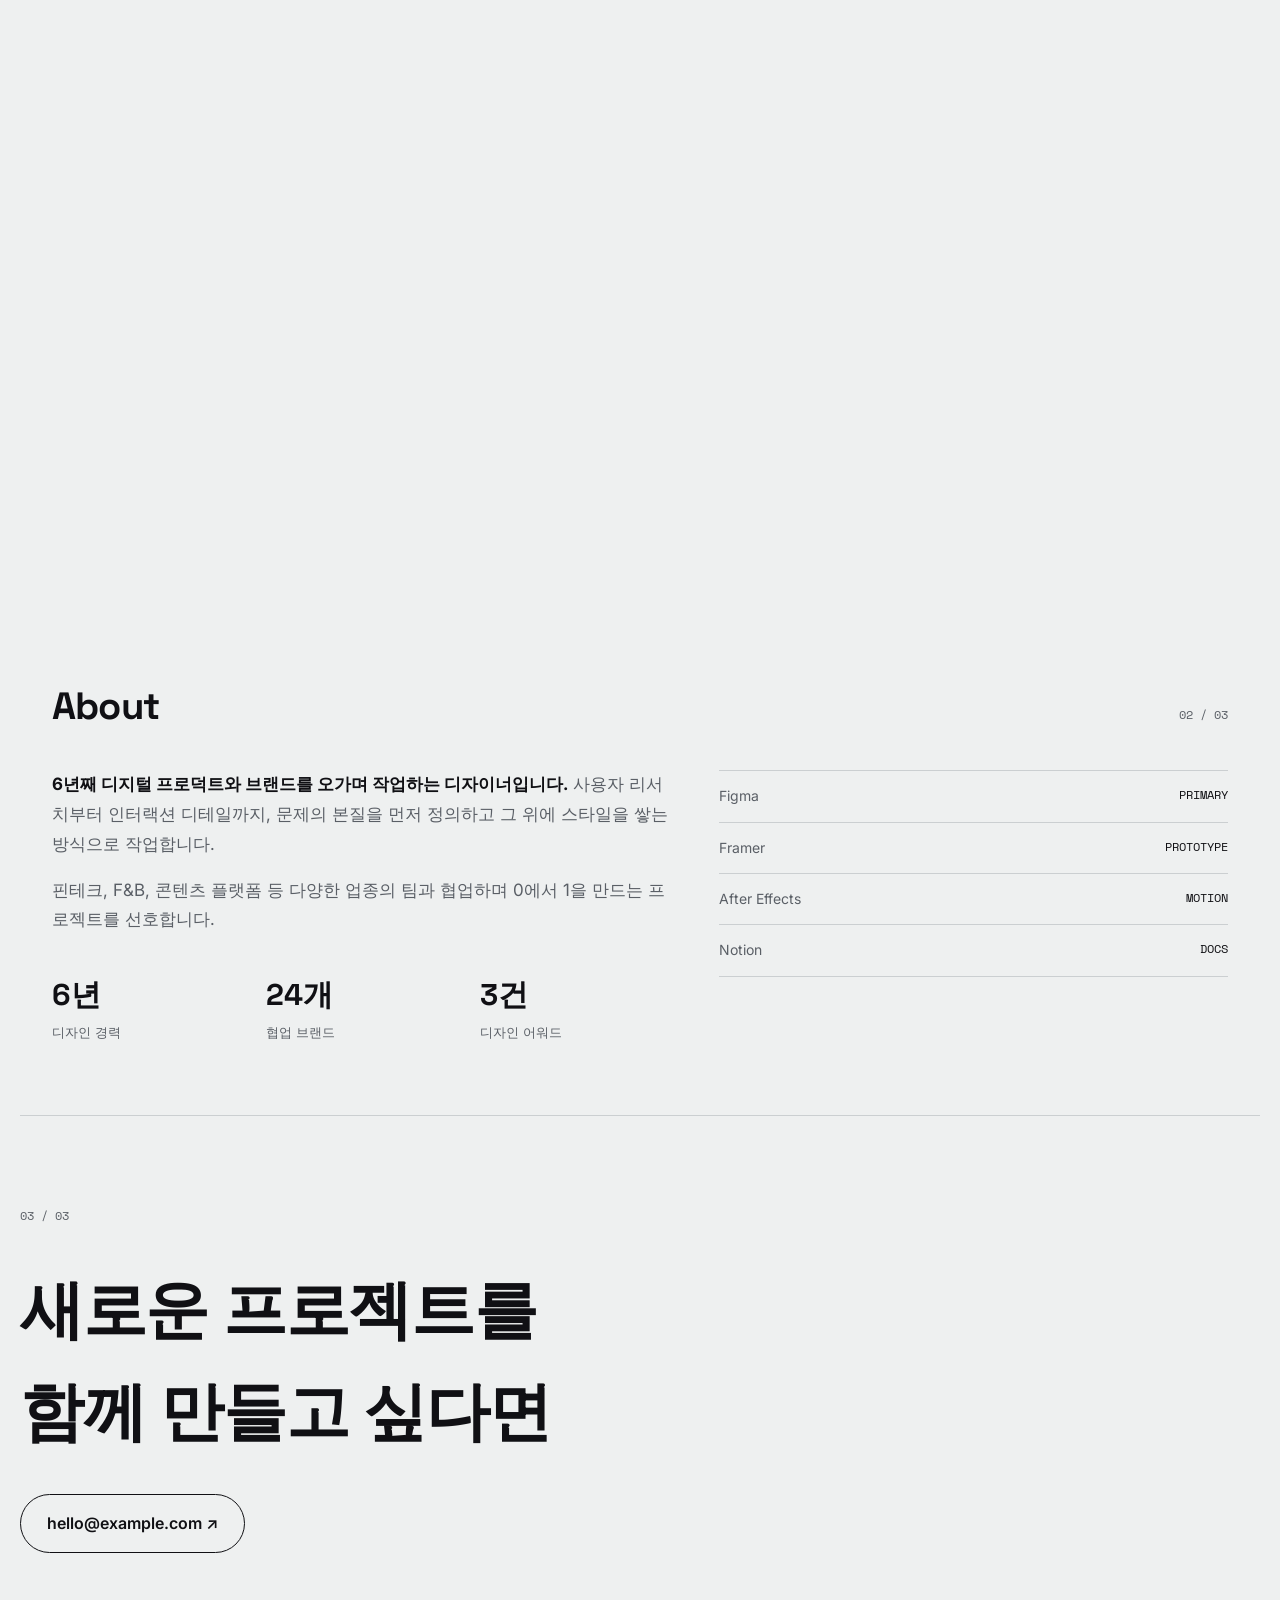
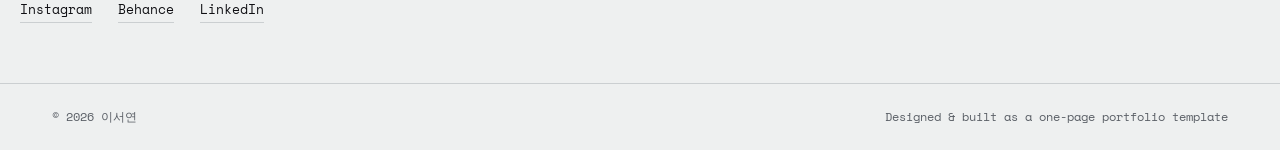
<file: template/designer-portfolio-template.html>
<!DOCTYPE html>
<html lang="ko">
<head>
<meta charset="UTF-8">
<meta name="viewport" content="width=device-width, initial-scale=1.0">
<title>이서연 — Product & Brand Designer</title>
<meta name="description" content="스크롤 인터랙션을 활용한 디자이너 포트폴리오 원페이지 템플릿">
<link rel="preconnect" href="https://fonts.googleapis.com">
<link rel="preconnect" href="https://fonts.gstatic.com" crossorigin>
<link href="https://fonts.googleapis.com/css2?family=Space+Grotesk:wght@400;500;600;700&family=Inter:wght@400;500;600&family=Space+Mono:wght@400;700&display=swap" rel="stylesheet">
<style>
  :root{
    --bg:#EEF0F0;
    --bg-deep:#E4E7E7;
    --ink:#101014;
    --ink-soft:#5A5F66;
    --line:#CBCFD1;
    --accent:#2B4CFF;
    --accent-soft:#E4E9FF;
    --card-a:#FFB4A2;
    --card-b:#B8C4FF;
    --card-c:#C6F2D9;
    --card-d:#FFE49A;
    --card-e:#D9C6FF;
    --font-display:'Space Grotesk', sans-serif;
    --font-body:'Inter', sans-serif;
    --font-mono:'Space Mono', monospace;
  }
  *{box-sizing:border-box; margin:0; padding:0;}
  html{scroll-behavior:smooth;}
  @media (prefers-reduced-motion: reduce){
    html{scroll-behavior:auto;}
    *{animation-duration:0.001ms !important; animation-iteration-count:1 !important; transition-duration:0.001ms !important;}
  }
  body{
    background:var(--bg);
    color:var(--ink);
    font-family:var(--font-body);
    line-height:1.6;
    overflow-x:hidden;
    cursor:auto;
  }
  a{color:inherit; text-decoration:none;}
  ::selection{background:var(--accent); color:#fff;}
  :focus-visible{outline:2px solid var(--accent); outline-offset:3px;}
  .wrap{max-width:1240px; margin:0 auto; padding:0 32px;}

  /* progress bar */
  .progress{
    position:fixed; top:0; left:0; height:3px; width:0%;
    background:var(--accent); z-index:200; transition:width .05s linear;
  }

  /* cursor */
  .cursor{
    position:fixed; top:0; left:0; width:14px; height:14px;
    border-radius:50%; background:var(--accent);
    pointer-events:none; z-index:300;
    transform:translate(-50%,-50%);
    transition:width .18s, height .18s, background .18s, opacity .18s;
    mix-blend-mode:normal;
    opacity:0;
  }
  .cursor.big{width:56px; height:56px; background:var(--accent-soft); border:1.5px solid var(--accent);}

  /* nav */
  header{
    position:sticky; top:0; z-index:100;
    background:rgba(238,240,240,0.85);
    backdrop-filter:blur(10px);
    border-bottom:1px solid var(--line);
  }
  nav.wrap{
    display:flex; align-items:center; justify-content:space-between;
    padding:18px 32px;
  }
  .logo{font-family:var(--font-display); font-weight:700; font-size:18px; letter-spacing:-0.02em;}
  .navlinks{display:none; gap:32px; list-style:none; font-size:14px; font-weight:500;}
  .navlinks a{position:relative; padding-bottom:2px;}
  .navlinks a::after{content:""; position:absolute; left:0; bottom:0; width:0; height:1.5px; background:var(--accent); transition:width .2s;}
  .navlinks a:hover::after{width:100%;}
  @media(min-width:760px){.navlinks{display:flex;}}
  .badge{
    display:flex; align-items:center; gap:7px;
    font-family:var(--font-mono); font-size:11.5px;
    border:1px solid var(--line); border-radius:100px; padding:6px 12px;
  }
  .dot-live{width:6px; height:6px; border-radius:50%; background:#2FCB6B; animation:pulse 2s infinite;}
  @keyframes pulse{0%,100%{opacity:1;} 50%{opacity:0.35;}}

  /* hero */
  .hero{padding:100px 0 60px; overflow:hidden;}
  .hero-eyebrow{
    font-family:var(--font-mono); font-size:12px; color:var(--ink-soft);
    letter-spacing:0.06em; margin-bottom:22px;
    display:flex; align-items:center; gap:10px;
  }
  .hero-eyebrow::before{content:""; width:26px; height:1px; background:var(--ink-soft);}
  .hero h1{
    font-family:var(--font-display);
    font-weight:700;
    font-size:clamp(48px,10vw,128px);
    line-height:0.96;
    letter-spacing:-0.03em;
  }
  .hero h1 .char{display:inline-block; opacity:0; transform:translateY(0.5em);}
  .hero-sub{
    margin-top:26px;
    display:grid; grid-template-columns:1fr; gap:18px;
    max-width:760px;
  }
  @media(min-width:700px){.hero-sub{grid-template-columns:auto 1fr; align-items:end;}}
  .hero-role{font-size:19px; color:var(--ink-soft);}
  .hero-role b{color:var(--ink); font-weight:600;}
  .scroll-cue{
    margin-top:56px; display:flex; align-items:center; gap:10px;
    font-family:var(--font-mono); font-size:11px; color:var(--ink-soft);
  }
  .scroll-cue .line{width:1px; height:34px; background:var(--ink-soft); position:relative; overflow:hidden;}
  .scroll-cue .line::after{
    content:""; position:absolute; top:-100%; left:0; width:100%; height:100%;
    background:var(--accent); animation:scrolldown 1.8s infinite;
  }
  @keyframes scrolldown{ to{top:100%;} }

  /* marquee */
  .marquee-band{
    border-top:1px solid var(--ink); border-bottom:1px solid var(--ink);
    background:var(--ink); color:var(--bg);
    overflow:hidden; padding:14px 0;
  }
  .marquee-track{
    display:flex; gap:40px; white-space:nowrap;
    animation:marquee 22s linear infinite;
    width:max-content;
  }
  .marquee-track span{
    font-family:var(--font-mono); font-size:14px; letter-spacing:0.03em;
    display:flex; align-items:center; gap:40px;
  }
  .marquee-track span::after{content:"◆"; color:var(--accent); font-size:10px;}
  @keyframes marquee{ from{transform:translateX(0);} to{transform:translateX(-50%);} }

  /* section headers */
  .sec-head{
    display:flex; align-items:baseline; justify-content:space-between;
    padding:70px 0 34px; flex-wrap:wrap; gap:12px;
  }
  .sec-head h2{
    font-family:var(--font-display); font-weight:700;
    font-size:clamp(26px,3.6vw,38px); letter-spacing:-0.02em;
  }
  .sec-num{font-family:var(--font-mono); font-size:12px; color:var(--ink-soft);}

  /* pinned horizontal work section */
  .work-pin-outer{ position:relative; }
  .work-pin-sticky{
    position:sticky; top:64px;
    height:calc(100vh - 64px);
    display:flex; align-items:center; overflow:hidden;
  }
  .work-track{
    display:flex; gap:28px; padding:0 32px;
    will-change:transform;
  }
  .work-card{
    flex:0 0 auto;
    width:min(72vw,460px);
    height:min(64vh,520px);
    border-radius:6px;
    padding:26px;
    display:flex; flex-direction:column; justify-content:space-between;
    position:relative;
    box-shadow:0 18px 40px rgba(16,16,20,0.14);
    transition:transform .3s;
  }
  .work-card:hover{transform:translateY(-6px);}
  .work-card .idx{font-family:var(--font-mono); font-size:13px; color:rgba(16,16,20,0.55);}
  .work-card .meta{}
  .work-card h3{font-family:var(--font-display); font-size:26px; font-weight:600; margin-bottom:8px;}
  .work-card .tag{
    display:inline-block; font-family:var(--font-mono); font-size:11px;
    background:rgba(16,16,20,0.08); padding:5px 10px; border-radius:100px; margin-bottom:10px;
  }
  .work-card p{font-size:13.5px; color:rgba(16,16,20,0.68); max-width:34ch;}
  .work-card .pattern{
    position:absolute; inset:0; opacity:0.14; pointer-events:none;
    background-image:radial-gradient(circle at 20% 20%, rgba(16,16,20,0.5) 1.5px, transparent 1.6px);
    background-size:16px 16px;
    border-radius:6px;
  }
  .wc-a{background:var(--card-a);} .wc-b{background:var(--card-b);}
  .wc-c{background:var(--card-c);} .wc-d{background:var(--card-d);} .wc-e{background:var(--card-e);}

  .work-hint{
    position:absolute; bottom:26px; right:32px;
    font-family:var(--font-mono); font-size:11px; color:var(--ink-soft);
    display:flex; align-items:center; gap:8px;
  }

  /* about */
  .about-grid{
    display:grid; gap:44px; grid-template-columns:1fr;
    padding-bottom:70px;
  }
  @media(min-width:800px){.about-grid{grid-template-columns:1.1fr 0.9fr;}}
  .about-text p{font-size:17px; line-height:1.75; color:var(--ink-soft); max-width:56ch;}
  .about-text p+p{margin-top:16px;}
  .about-text b{color:var(--ink);}
  .stat-row{display:grid; grid-template-columns:repeat(3,1fr); gap:20px; margin-top:36px;}
  .stat-row div b{
    display:block; font-family:var(--font-display); font-size:30px; font-weight:700;
  }
  .stat-row div span{font-size:12.5px; color:var(--ink-soft);}
  .tool-list{
    border-top:1px solid var(--line);
  }
  .tool-row{
    display:flex; justify-content:space-between; padding:14px 0;
    border-bottom:1px solid var(--line); font-size:14px;
  }
  .tool-row span:first-child{color:var(--ink-soft);}
  .tool-row span:last-child{font-family:var(--font-mono); font-size:12px;}

  /* contact */
  .contact{
    padding:90px 0 60px;
    border-top:1px solid var(--line);
  }
  .contact h2{
    font-family:var(--font-display); font-weight:700;
    font-size:clamp(34px,6vw,64px); letter-spacing:-0.02em;
    max-width:14ch;
  }
  .contact-cta{
    margin-top:30px; display:inline-flex; align-items:center; gap:14px;
    font-size:16px; font-weight:600;
    padding:16px 26px; border:1.5px solid var(--ink); border-radius:100px;
    transition:background .2s, color .2s;
  }
  .contact-cta:hover{background:var(--ink); color:var(--bg);}
  .social-row{
    display:flex; gap:26px; margin-top:46px; flex-wrap:wrap;
    font-family:var(--font-mono); font-size:13px;
  }
  .social-row a{border-bottom:1px solid var(--line); padding-bottom:2px;}
  .social-row a:hover{border-color:var(--ink);}

  footer{
    border-top:1px solid var(--line);
    padding:24px 0; font-family:var(--font-mono); font-size:11.5px; color:var(--ink-soft);
  }
  footer .wrap{display:flex; justify-content:space-between; flex-wrap:wrap; gap:8px;}

  .reveal{opacity:0; transform:translateY(20px); transition:opacity .6s ease, transform .6s ease;}
  .reveal.in{opacity:1; transform:none;}
</style>
</head>
<body>

<div class="progress" id="progress"></div>
<div class="cursor" id="cursor"></div>

<header>
  <nav class="wrap">
    <div class="logo">이서연</div>
    <ul class="navlinks">
      <li><a href="#work">Work</a></li>
      <li><a href="#about">About</a></li>
      <li><a href="#contact">Contact</a></li>
    </ul>
    <div class="badge"><span class="dot-live"></span>Available for work</div>
  </nav>
</header>

<section class="hero wrap">
  <div class="hero-eyebrow">PORTFOLIO · 2026</div>
  <h1 id="heroTitle">Product &<br>Brand Designer</h1>
  <div class="hero-sub">
    <div class="hero-role">이서연 — <b>UI/UX와 브랜드 아이덴티티</b>를 함께 설계합니다.<br>서울 기반, 6년차.</div>
  </div>
  <div class="scroll-cue"><div class="line"></div>SCROLL</div>
</section>

<div class="marquee-band">
  <div class="marquee-track">
    <span>UI/UX DESIGN</span><span>BRAND IDENTITY</span><span>DESIGN SYSTEM</span><span>MOTION</span><span>ART DIRECTION</span>
    <span>UI/UX DESIGN</span><span>BRAND IDENTITY</span><span>DESIGN SYSTEM</span><span>MOTION</span><span>ART DIRECTION</span>
  </div>
</div>

<section id="work" class="work-pin-outer" style="height:340vh;">
  <div class="work-pin-sticky wrap" style="padding:0;">
    <div class="work-track" id="workTrack">
      <div class="work-card wc-a"><div class="pattern"></div>
        <div class="idx">01 / 05</div>
        <div class="meta"><span class="tag">Fintech · App</span><h3>Nudge Bank</h3><p>MAU 40만 핀테크 앱의 온보딩 · 결제 플로우 리디자인</p></div>
      </div>
      <div class="work-card wc-b"><div class="pattern"></div>
        <div class="idx">02 / 05</div>
        <div class="meta"><span class="tag">Brand · Identity</span><h3>Loam Coffee</h3><p>로스터리 브랜드의 아이덴티티와 패키지 시스템 설계</p></div>
      </div>
      <div class="work-card wc-c"><div class="pattern"></div>
        <div class="idx">03 / 05</div>
        <div class="meta"><span class="tag">Design System</span><h3>Prism DS</h3><p>3개 프로덕트 팀이 공유하는 디자인 시스템 구축</p></div>
      </div>
      <div class="work-card wc-d"><div class="pattern"></div>
        <div class="idx">04 / 05</div>
        <div class="meta"><span class="tag">Web · Motion</span><h3>Studio Aeon</h3><p>인터랙티브 스크롤 연출을 활용한 스튜디오 웹사이트</p></div>
      </div>
      <div class="work-card wc-e"><div class="pattern"></div>
        <div class="idx">05 / 05</div>
        <div class="meta"><span class="tag">Mobile · App</span><h3>Fable Reader</h3><p>전자책 구독 앱의 리딩 경험 UX 리서치 및 UI 설계</p></div>
      </div>
    </div>
    <div class="work-hint">← drag to explore →</div>
  </div>
</section>

<section id="about" class="wrap">
  <div class="sec-head reveal">
    <h2>About</h2>
    <span class="sec-num">02 / 03</span>
  </div>
  <div class="about-grid">
    <div class="about-text reveal">
      <p><b>6년째 디지털 프로덕트와 브랜드를 오가며 작업하는 디자이너입니다.</b> 사용자 리서치부터 인터랙션 디테일까지, 문제의 본질을 먼저 정의하고 그 위에 스타일을 쌓는 방식으로 작업합니다.</p>
      <p>핀테크, F&B, 콘텐츠 플랫폼 등 다양한 업종의 팀과 협업하며 0에서 1을 만드는 프로젝트를 선호합니다.</p>
      <div class="stat-row">
        <div><b>6년</b><span>디자인 경력</span></div>
        <div><b>24개</b><span>협업 브랜드</span></div>
        <div><b>3건</b><span>디자인 어워드</span></div>
      </div>
    </div>
    <div class="reveal">
      <div class="tool-list">
        <div class="tool-row"><span>Figma</span><span>PRIMARY</span></div>
        <div class="tool-row"><span>Framer</span><span>PROTOTYPE</span></div>
        <div class="tool-row"><span>After Effects</span><span>MOTION</span></div>
        <div class="tool-row"><span>Notion</span><span>DOCS</span></div>
      </div>
    </div>
  </div>
</section>

<section id="contact" class="wrap contact">
  <div class="sec-head reveal" style="padding-top:0;">
    <span class="sec-num">03 / 03</span>
  </div>
  <h2 class="reveal">새로운 프로젝트를<br>함께 만들고 싶다면</h2>
  <a class="contact-cta reveal" href="mailto:hello@example.com">hello@example.com ↗</a>
  <div class="social-row reveal">
    <a href="#">Instagram</a>
    <a href="#">Behance</a>
    <a href="#">LinkedIn</a>
  </div>
</section>

<footer>
  <div class="wrap">
    <span>© 2026 이서연</span>
    <span>Designed & built as a one-page portfolio template</span>
  </div>
</footer>

<script>
  // scroll progress bar
  var progress = document.getElementById('progress');
  function updateProgress(){
    var h = document.documentElement;
    var scrolled = (h.scrollTop) / (h.scrollHeight - h.clientHeight) * 100;
    progress.style.width = scrolled + '%';
  }
  document.addEventListener('scroll', updateProgress, {passive:true});
  updateProgress();

  // hero kinetic type
  (function(){
    var el = document.getElementById('heroTitle');
    var text = el.innerHTML;
    var parts = text.split('<br>');
    el.innerHTML = parts.map(function(line){
      return line.split('').map(function(ch){
        return ch === ' ' ? ' ' : '<span class="char">' + ch + '</span>';
      }).join('');
    }).join('<br>');
    var chars = el.querySelectorAll('.char');
    chars.forEach(function(c,i){
      c.style.transition = 'opacity .5s ease, transform .5s ease';
      c.style.transitionDelay = (i*14) + 'ms';
    });
    requestAnimationFrame(function(){
      requestAnimationFrame(function(){
        chars.forEach(function(c){ c.style.opacity = 1; c.style.transform='translateY(0)'; });
      });
    });
  })();

  // pinned horizontal work scroll
  var outer = document.querySelector('.work-pin-outer');
  var track = document.getElementById('workTrack');
  function updateWorkTrack(){
    var rect = outer.getBoundingClientRect();
    var total = outer.offsetHeight - window.innerHeight;
    var scrolled = Math.min(Math.max(-rect.top, 0), total);
    var progressRatio = total > 0 ? scrolled / total : 0;
    var maxTranslate = track.scrollWidth - track.parentElement.offsetWidth;
    track.style.transform = 'translateX(' + (-progressRatio * Math.max(maxTranslate,0)) + 'px)';
  }
  document.addEventListener('scroll', updateWorkTrack, {passive:true});
  window.addEventListener('resize', updateWorkTrack);
  updateWorkTrack();

  // reveal on scroll
  var reveals = document.querySelectorAll('.reveal');
  if('IntersectionObserver' in window){
    var io = new IntersectionObserver(function(entries){
      entries.forEach(function(e){
        if(e.isIntersecting){ e.target.classList.add('in'); io.unobserve(e.target); }
      });
    }, {threshold:0.15});
    reveals.forEach(function(el){ io.observe(el); });
  } else {
    reveals.forEach(function(el){ el.classList.add('in'); });
  }

  // custom cursor (desktop, fine pointer only)
  if(window.matchMedia('(pointer: fine)').matches && !window.matchMedia('(prefers-reduced-motion: reduce)').matches){
    var cursor = document.getElementById('cursor');
    cursor.style.opacity = 1;
    document.addEventListener('mousemove', function(e){
      cursor.style.left = e.clientX + 'px';
      cursor.style.top = e.clientY + 'px';
    });
    document.querySelectorAll('a, button, .work-card').forEach(function(el){
      el.addEventListener('mouseenter', function(){ cursor.classList.add('big'); });
      el.addEventListener('mouseleave', function(){ cursor.classList.remove('big'); });
    });
  }
</script>

</body>
</html>
</file>
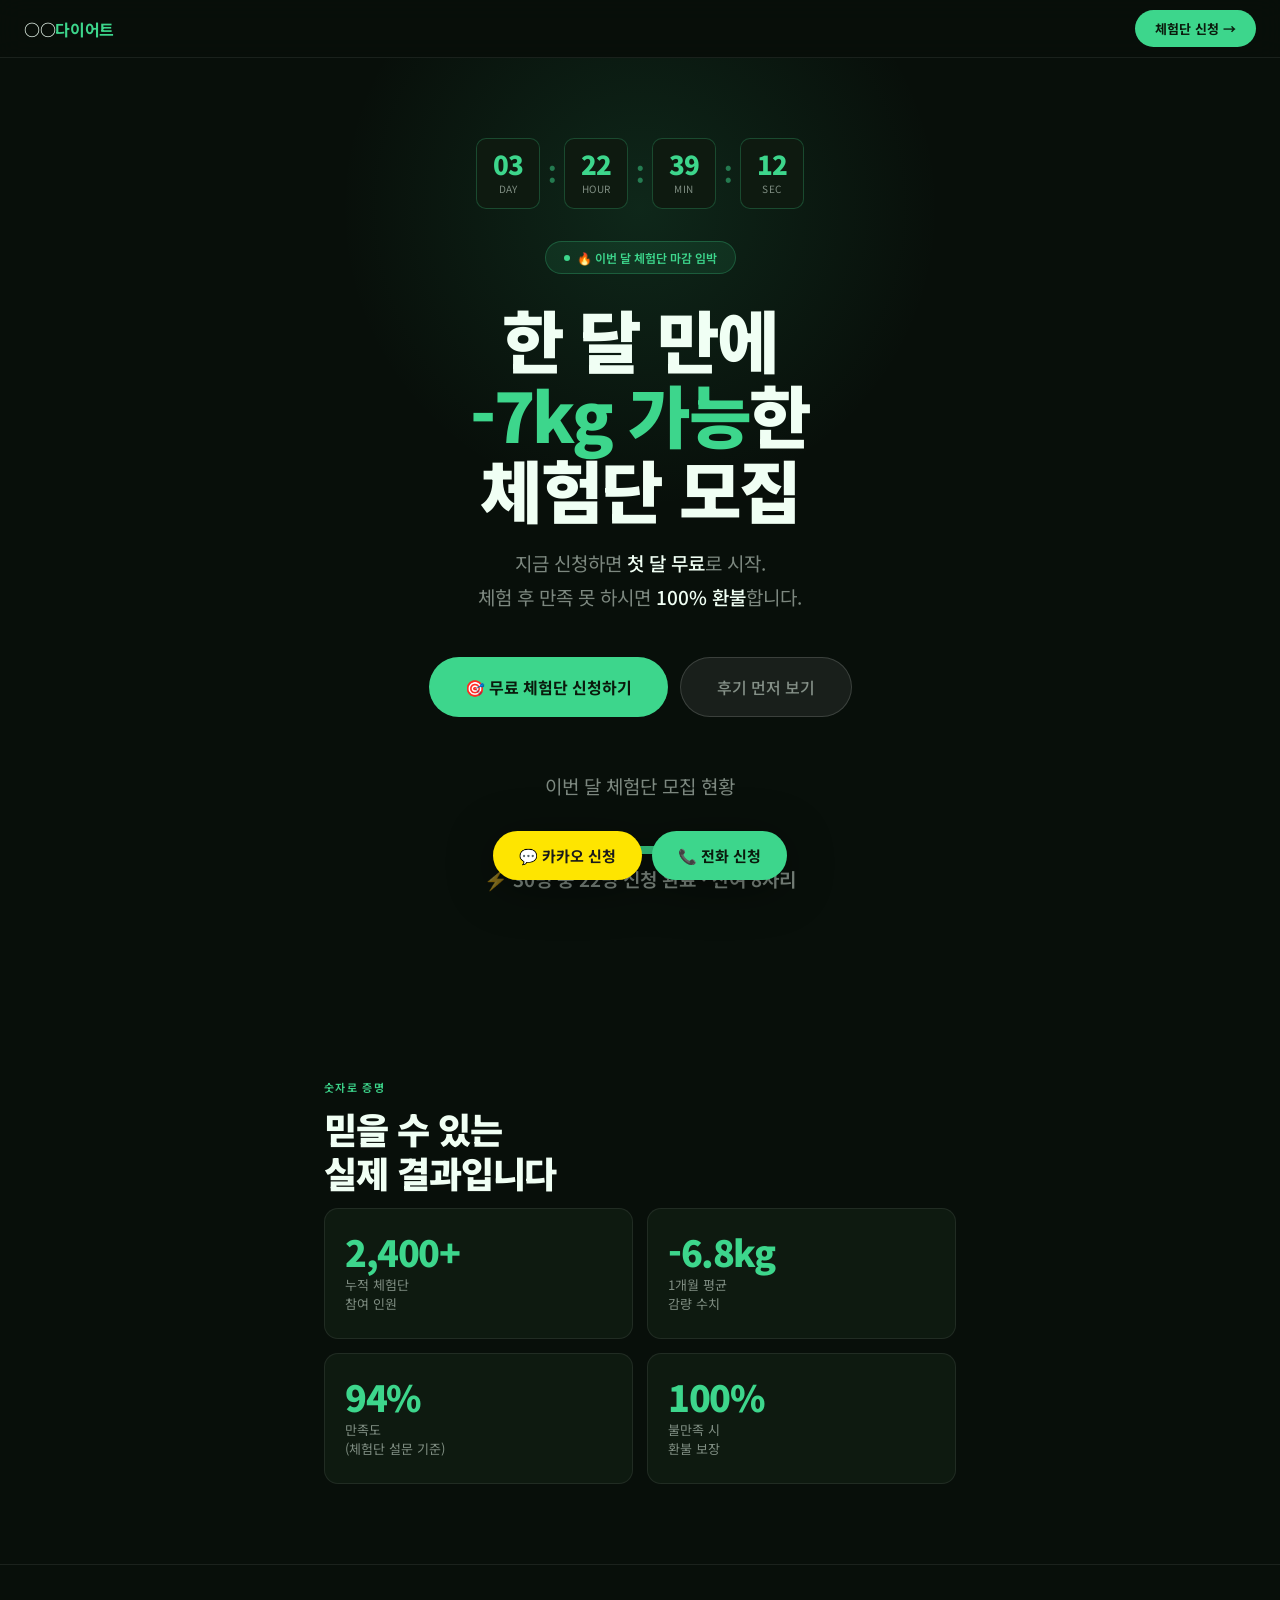
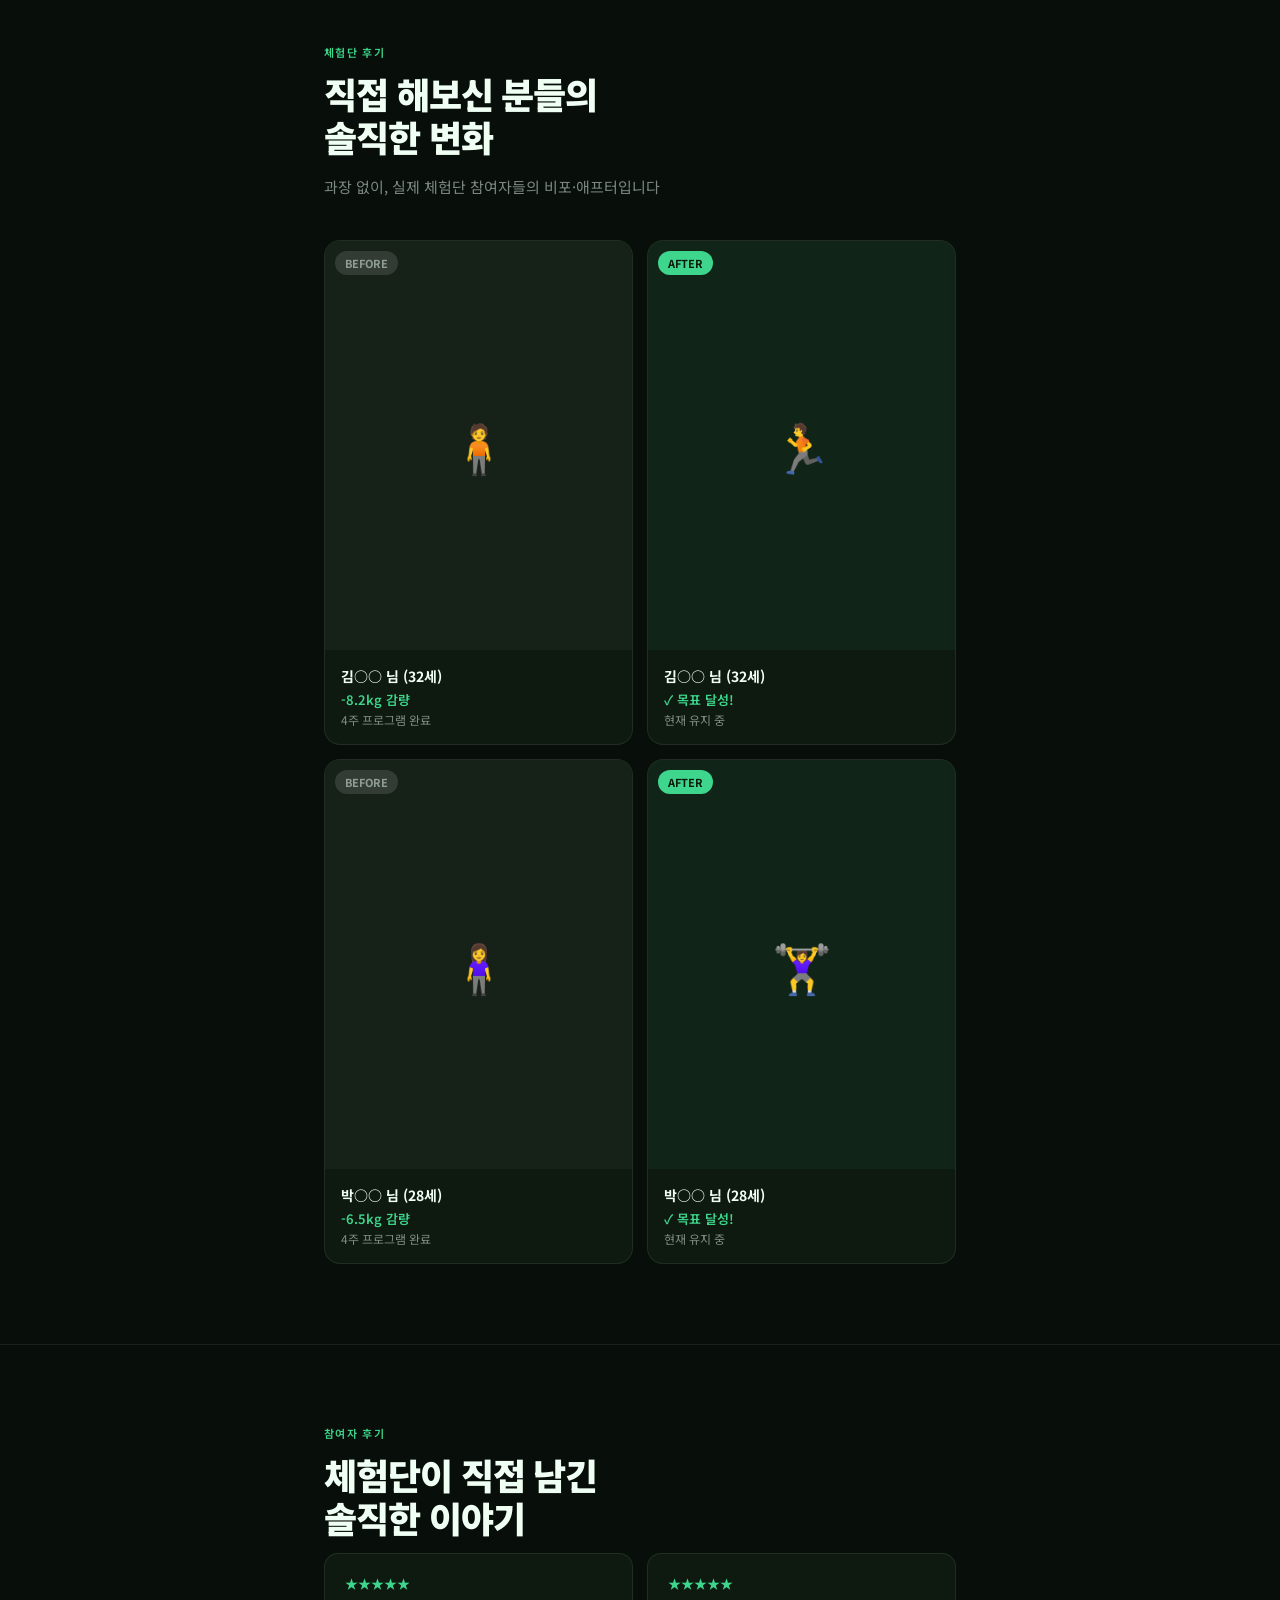
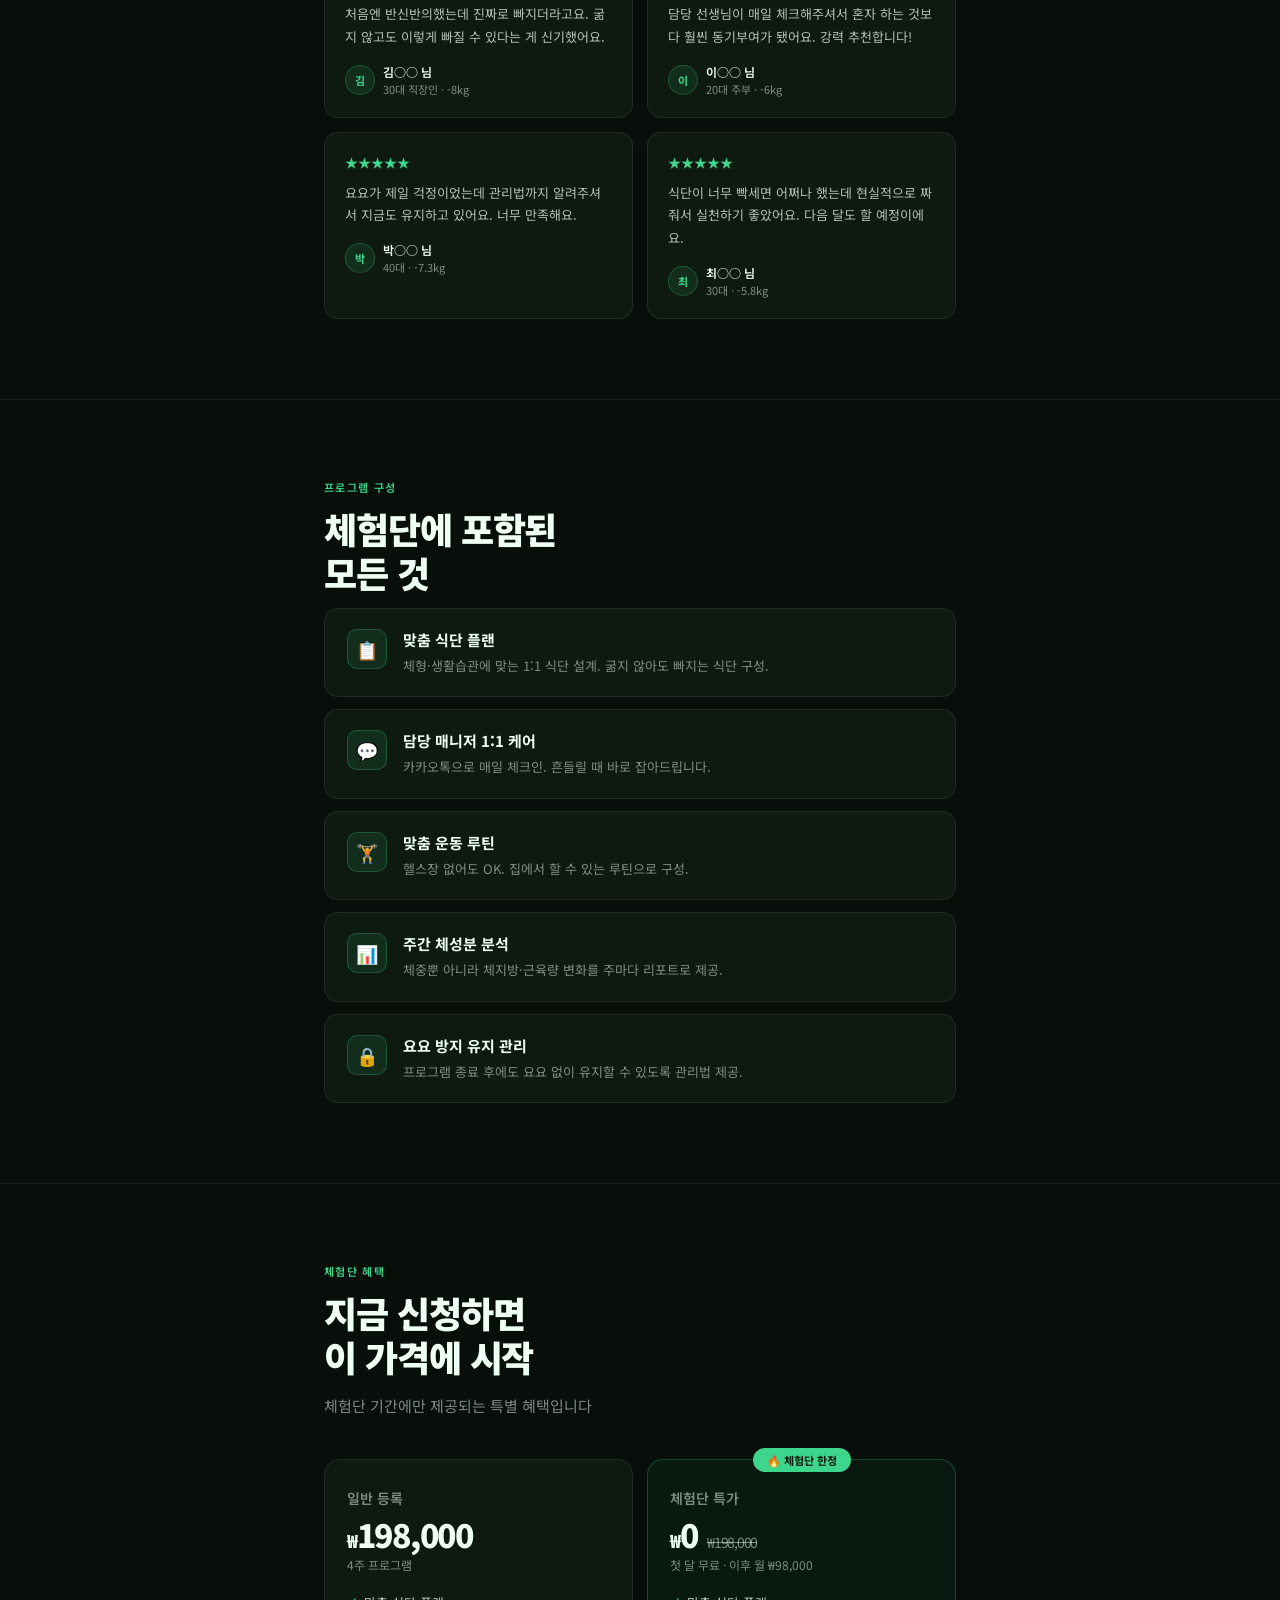
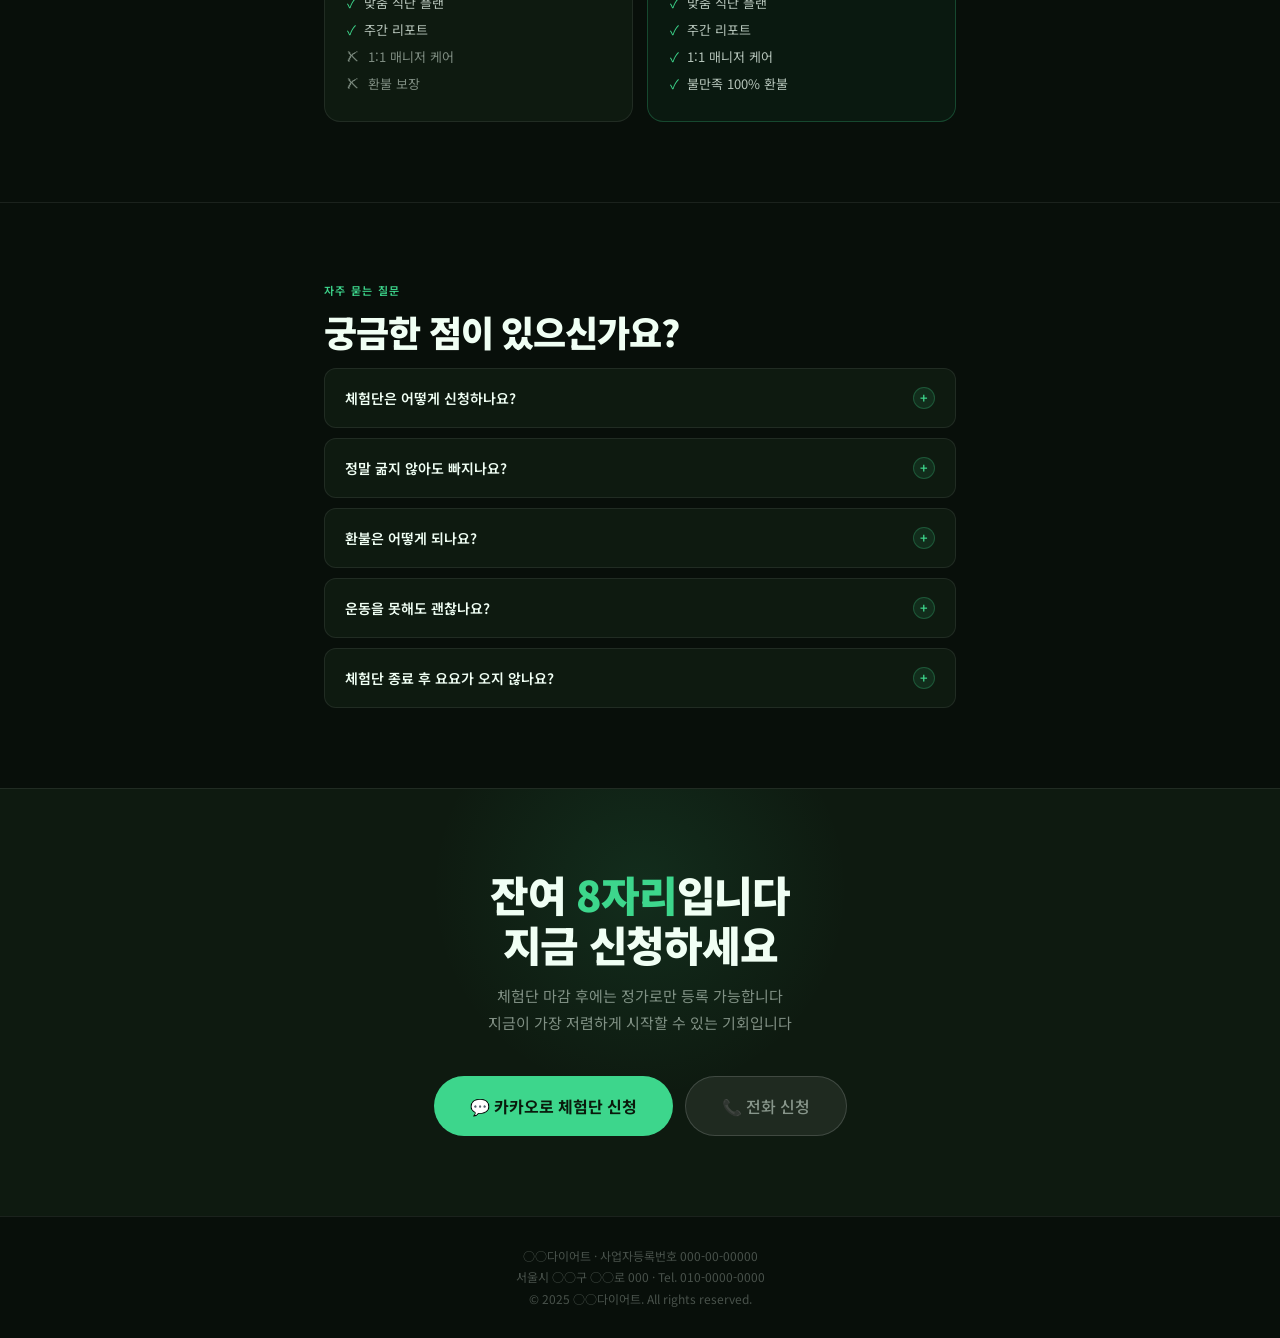
<file: template/diet_trial.html>
<!DOCTYPE html>
<html lang="ko">
<head>
<meta charset="UTF-8">
<meta name="viewport" content="width=device-width, initial-scale=1.0">
<title>○○ 다이어트 | 체험단 모집 · 무료 상담</title>
<meta name="description" content="한정 체험단 모집 중. 지금 신청하면 무료로 시작할 수 있습니다.">

<link rel="preconnect" href="https://fonts.googleapis.com">
<link href="https://fonts.googleapis.com/css2?family=Noto+Sans+KR:wght@400;500;700;900&display=swap" rel="stylesheet">

<style>
*, *::before, *::after { margin: 0; padding: 0; box-sizing: border-box; }

:root {
  --green: #3DD68C;
  --green2: #2BBF79;
  --green-light: rgba(61,214,140,0.10);
  --green-border: rgba(61,214,140,0.25);
  --bg: #080F0A;
  --surface: #0E1A10;
  --surface2: #162118;
  --border: rgba(255,255,255,0.08);
  --border-hover: rgba(255,255,255,0.15);
  --text: #F0FFF4;
  --muted: rgba(240,255,244,0.50);
  --muted2: rgba(240,255,244,0.28);
}

html { scroll-behavior: smooth; }
body {
  font-family: 'Noto Sans KR', sans-serif;
  background: var(--bg);
  color: var(--text);
  -webkit-font-smoothing: antialiased;
}
a { text-decoration: none; color: inherit; }

/* ── FLOATING ── */
.float-cta {
  position: fixed; bottom: 20px; left: 50%;
  transform: translateX(-50%);
  z-index: 999;
  display: flex; gap: 10px;
  filter: drop-shadow(0 8px 24px rgba(0,0,0,0.4));
}
.float-btn {
  font-family: 'Noto Sans KR', sans-serif;
  font-size: 15px; font-weight: 700;
  padding: 14px 26px; border-radius: 100px; border: none;
  cursor: pointer; white-space: nowrap;
  transition: transform 0.15s, opacity 0.15s;
}
.float-btn:hover { transform: translateY(-2px); opacity: 0.9; }
.float-btn.kakao { background: #FEE500; color: #1A1A1A; }
.float-btn.call  { background: var(--green); color: #0A1A0C; }

/* ── NAV ── */
nav {
  position: sticky; top: 0; z-index: 100;
  height: 58px;
  display: flex; align-items: center; justify-content: space-between;
  padding: 0 24px;
  background: rgba(8,15,10,0.88);
  backdrop-filter: blur(12px);
  border-bottom: 0.5px solid var(--border);
}
.nav-logo { font-size: 16px; font-weight: 700; letter-spacing: -0.02em; }
.nav-logo span { color: var(--green); }
.nav-cta {
  background: var(--green); color: #0A1A0C;
  font-size: 13px; font-weight: 700;
  padding: 9px 20px; border-radius: 100px;
  transition: opacity 0.15s;
}
.nav-cta:hover { opacity: 0.88; }

/* ── HERO ── */
.hero {
  min-height: 100vh;
  display: flex; flex-direction: column;
  align-items: center; justify-content: center;
  padding: 80px 24px 60px;
  text-align: center;
  position: relative; overflow: hidden;
}
.hero::before {
  content: '';
  position: absolute; top: -150px; left: 50%;
  transform: translateX(-50%);
  width: 700px; height: 600px;
  background: radial-gradient(circle, rgba(61,214,140,0.12) 0%, transparent 65%);
  pointer-events: none;
}

.countdown-wrap {
  display: flex; gap: 8px; margin-bottom: 32px;
  animation: fadeUp 0.6s ease both;
}
.cd-box {
  background: var(--surface);
  border: 0.5px solid var(--green-border);
  border-radius: 10px;
  padding: 12px 16px;
  text-align: center;
  min-width: 62px;
}
.cd-num {
  font-size: 26px; font-weight: 900;
  color: var(--green); letter-spacing: -0.04em;
  line-height: 1;
}
.cd-label { font-size: 10px; color: var(--muted); margin-top: 4px; letter-spacing: 0.04em; }
.cd-sep { font-size: 24px; font-weight: 900; color: var(--green); align-self: center; opacity: 0.5; }

.hero-badge {
  display: inline-flex; align-items: center; gap: 7px;
  background: rgba(61,214,140,0.1);
  border: 0.5px solid var(--green-border);
  color: var(--green);
  font-size: 12px; font-weight: 600;
  padding: 7px 18px; border-radius: 100px;
  margin-bottom: 28px;
  animation: fadeUp 0.6s 0.06s ease both;
}
.hero-badge::before {
  content: ''; width: 6px; height: 6px;
  border-radius: 50%; background: var(--green);
  animation: blink 1.6s infinite;
}

.hero h1 {
  font-size: clamp(34px, 8vw, 68px);
  font-weight: 900;
  line-height: 1.1; letter-spacing: -0.035em;
  margin-bottom: 20px;
  animation: fadeUp 0.6s 0.1s ease both;
}
.hero h1 .accent { color: var(--green); }

.hero p {
  font-size: clamp(15px, 2.5vw, 19px);
  color: var(--muted); line-height: 1.75;
  margin-bottom: 44px;
  animation: fadeUp 0.6s 0.16s ease both;
}
.hero p strong { color: var(--text); font-weight: 500; }

.hero-btns {
  display: flex; gap: 12px; justify-content: center; flex-wrap: wrap;
  animation: fadeUp 0.6s 0.22s ease both;
}
.btn-main {
  background: var(--green); color: #0A1A0C;
  font-family: 'Noto Sans KR', sans-serif;
  font-size: 16px; font-weight: 700;
  padding: 17px 36px; border-radius: 100px; border: none;
  cursor: pointer; transition: opacity 0.15s, transform 0.15s;
}
.btn-main:hover { opacity: 0.88; transform: translateY(-2px); }
.btn-sub {
  background: rgba(255,255,255,0.07);
  border: 0.5px solid var(--border-hover);
  color: var(--muted);
  font-family: 'Noto Sans KR', sans-serif;
  font-size: 16px; font-weight: 500;
  padding: 17px 36px; border-radius: 100px;
  cursor: pointer; transition: background 0.15s;
}
.btn-sub:hover { background: rgba(255,255,255,0.12); color: var(--text); }

.spots-bar {
  margin-top: 52px;
  animation: fadeUp 0.6s 0.28s ease both;
}
.spots-label { font-size: 13px; color: var(--muted); margin-bottom: 10px; }
.progress-wrap {
  width: 280px; height: 8px;
  background: rgba(255,255,255,0.08);
  border-radius: 100px; overflow: hidden;
  margin: 0 auto 8px;
}
.progress-bar {
  height: 100%; width: 73%;
  background: linear-gradient(90deg, var(--green2), var(--green));
  border-radius: 100px;
  animation: grow 1.2s 0.5s ease both;
}
.spots-count { font-size: 12px; color: var(--green); font-weight: 600; }

/* ── SECTION ── */
.section {
  max-width: 680px; margin: 0 auto;
  padding: 80px 24px;
}
.sec-label {
  font-size: 11px; font-weight: 600;
  letter-spacing: 0.12em; color: var(--green);
  text-transform: uppercase; margin-bottom: 12px;
}
.sec-title {
  font-size: clamp(24px, 4.5vw, 36px);
  font-weight: 900; letter-spacing: -0.03em;
  line-height: 1.2; margin-bottom: 14px;
}
.sec-desc {
  font-size: 15px; color: var(--muted);
  line-height: 1.8; margin-bottom: 40px;
}

/* ── BEFORE/AFTER ── */
.ba-grid {
  display: grid; grid-template-columns: 1fr 1fr;
  gap: 14px;
}
.ba-card {
  background: var(--surface);
  border: 0.5px solid var(--border);
  border-radius: 16px; overflow: hidden;
  transition: border-color 0.2s;
}
.ba-card:hover { border-color: var(--green-border); }
.ba-img {
  width: 100%; aspect-ratio: 3/4;
  display: flex; align-items: center; justify-content: center;
  font-size: 48px;
  background: var(--surface2);
  position: relative;
}
.ba-tag {
  position: absolute; top: 10px; left: 10px;
  font-size: 11px; font-weight: 700;
  padding: 4px 10px; border-radius: 100px;
}
.ba-tag.before { background: rgba(255,255,255,0.12); color: var(--muted); }
.ba-tag.after  { background: var(--green); color: #0A1A0C; }
.ba-info { padding: 16px; }
.ba-name { font-size: 14px; font-weight: 700; margin-bottom: 4px; }
.ba-result { font-size: 13px; color: var(--green); font-weight: 600; }
.ba-period { font-size: 12px; color: var(--muted); margin-top: 2px; }

/* ── REVIEW CARDS ── */
.review-grid {
  display: grid; grid-template-columns: 1fr 1fr; gap: 14px;
}
.review-card {
  background: var(--surface);
  border: 0.5px solid var(--border);
  border-radius: 14px; padding: 20px;
  transition: border-color 0.2s;
}
.review-card:hover { border-color: var(--green-border); }
.review-stars { color: var(--green); font-size: 13px; margin-bottom: 10px; }
.review-text {
  font-size: 13px; color: rgba(240,255,244,0.72);
  line-height: 1.75; margin-bottom: 14px;
}
.review-author { display: flex; align-items: center; gap: 8px; }
.r-avatar {
  width: 30px; height: 30px; border-radius: 50%;
  background: var(--green-light);
  border: 0.5px solid var(--green-border);
  display: flex; align-items: center; justify-content: center;
  font-size: 11px; font-weight: 700; color: var(--green);
}
.r-name { font-size: 12px; font-weight: 600; }
.r-tag  { font-size: 11px; color: var(--muted); margin-top: 1px; }

/* ── STATS ── */
.stats-grid {
  display: grid; grid-template-columns: repeat(2, 1fr); gap: 14px;
}
.stat-card {
  background: var(--surface);
  border: 0.5px solid var(--border);
  border-radius: 14px; padding: 24px 20px;
  transition: border-color 0.2s, transform 0.2s;
}
.stat-card:hover { border-color: var(--green-border); transform: translateY(-2px); }
.stat-num {
  font-size: 36px; font-weight: 900;
  color: var(--green); letter-spacing: -0.04em;
  line-height: 1; margin-bottom: 6px;
}
.stat-label { font-size: 13px; color: var(--muted); line-height: 1.5; }

/* ── PROGRAM ── */
.program-list {
  display: flex; flex-direction: column; gap: 12px;
}
.program-item {
  background: var(--surface);
  border: 0.5px solid var(--border);
  border-radius: 14px; padding: 20px 22px;
  display: flex; align-items: flex-start; gap: 16px;
  transition: border-color 0.2s;
}
.program-item:hover { border-color: var(--green-border); }
.prog-icon {
  flex-shrink: 0; width: 40px; height: 40px;
  border-radius: 10px;
  background: var(--green-light);
  border: 0.5px solid var(--green-border);
  display: flex; align-items: center; justify-content: center;
  font-size: 18px;
}
.prog-title { font-size: 15px; font-weight: 700; margin-bottom: 5px; }
.prog-desc  { font-size: 13px; color: var(--muted); line-height: 1.65; }

/* ── PRICING ── */
.price-cards {
  display: grid; grid-template-columns: 1fr 1fr; gap: 14px;
}
.price-card {
  background: var(--surface);
  border: 0.5px solid var(--border);
  border-radius: 16px; padding: 28px 22px;
  position: relative; transition: border-color 0.2s;
}
.price-card.featured {
  border-color: var(--green-border);
  background: rgba(61,214,140,0.05);
}
.price-badge {
  position: absolute; top: -12px; left: 50%;
  transform: translateX(-50%);
  background: var(--green); color: #0A1A0C;
  font-size: 11px; font-weight: 700;
  padding: 4px 14px; border-radius: 100px;
  white-space: nowrap;
}
.price-name { font-size: 14px; font-weight: 600; color: var(--muted); margin-bottom: 10px; }
.price-num {
  font-size: 32px; font-weight: 900;
  letter-spacing: -0.04em; line-height: 1;
  margin-bottom: 6px;
}
.price-num .won { font-size: 18px; }
.price-num .origin {
  font-size: 14px; color: var(--muted);
  text-decoration: line-through; font-weight: 400;
  margin-left: 4px;
}
.price-period { font-size: 12px; color: var(--muted); margin-bottom: 20px; }
.price-features { list-style: none; display: flex; flex-direction: column; gap: 8px; }
.price-feat {
  display: flex; align-items: center; gap: 8px;
  font-size: 13px; color: rgba(240,255,244,0.75);
}
.pf-check { color: var(--green); font-size: 13px; flex-shrink: 0; }

/* ── FAQ ── */
.faq-list { display: flex; flex-direction: column; gap: 10px; }
.faq-item {
  background: var(--surface);
  border: 0.5px solid var(--border);
  border-radius: 12px; overflow: hidden;
}
.faq-q {
  width: 100%; text-align: left;
  display: flex; align-items: center; justify-content: space-between;
  padding: 18px 20px;
  font-family: 'Noto Sans KR', sans-serif;
  font-size: 14px; font-weight: 600;
  background: none; border: none; cursor: pointer;
  color: var(--text); transition: background 0.15s;
}
.faq-q:hover { background: rgba(255,255,255,0.03); }
.faq-icon {
  width: 22px; height: 22px; border-radius: 50%;
  background: var(--green-light);
  border: 0.5px solid var(--green-border);
  display: flex; align-items: center; justify-content: center;
  font-size: 13px; color: var(--green);
  transition: transform 0.25s; flex-shrink: 0;
}
.faq-a {
  display: none; padding: 0 20px 18px;
  font-size: 13px; color: var(--muted); line-height: 1.8;
  border-top: 0.5px solid var(--border); padding-top: 14px;
}
.faq-item.open .faq-a { display: block; }
.faq-item.open .faq-icon { transform: rotate(45deg); }

/* ── FINAL CTA ── */
.final-cta {
  background: var(--surface);
  border-top: 0.5px solid var(--border);
  padding: 80px 24px;
  text-align: center;
  position: relative; overflow: hidden;
}
.final-cta::before {
  content: '';
  position: absolute; top: -100px; left: 50%;
  transform: translateX(-50%);
  width: 500px; height: 400px;
  background: radial-gradient(circle, rgba(61,214,140,0.1) 0%, transparent 65%);
  pointer-events: none;
}
.final-cta h2 {
  font-size: clamp(26px, 5vw, 42px);
  font-weight: 900; letter-spacing: -0.03em;
  line-height: 1.2; margin-bottom: 14px;
  position: relative;
}
.final-cta h2 span { color: var(--green); }
.final-cta p {
  font-size: 15px; color: var(--muted);
  line-height: 1.75; margin-bottom: 40px;
  position: relative;
}
.final-btns {
  display: flex; gap: 12px; justify-content: center;
  flex-wrap: wrap; position: relative;
}

/* ── DIVIDER ── */
.divider { height: 0.5px; background: var(--border); }

/* ── FOOTER ── */
footer {
  padding: 28px 24px; text-align: center;
  border-top: 0.5px solid var(--border);
  font-size: 12px; color: var(--muted2);
  line-height: 1.8;
}

/* ── ANIMATIONS ── */
@keyframes fadeUp {
  from { opacity: 0; transform: translateY(20px); }
  to   { opacity: 1; transform: translateY(0); }
}
@keyframes blink {
  0%, 100% { opacity: 1; } 50% { opacity: 0.3; }
}
@keyframes grow {
  from { width: 0; } to { width: 73%; }
}
.reveal {
  opacity: 0; transform: translateY(22px);
  transition: opacity 0.6s ease, transform 0.6s ease;
}
.reveal.visible { opacity: 1; transform: translateY(0); }

@media (max-width: 560px) {
  .ba-grid, .review-grid, .stats-grid, .price-cards { grid-template-columns: 1fr; }
  .float-cta { width: calc(100% - 32px); }
  .float-btn { flex: 1; justify-content: center; }
  .countdown-wrap { gap: 5px; }
  .cd-box { min-width: 52px; padding: 10px 12px; }
}
</style>
</head>
<body>

<!-- FLOATING -->
<div class="float-cta">
  <button class="float-btn kakao" onclick="window.open('https://open.kakao.com/YOUR_LINK','_blank')">💬 카카오 신청</button>
  <button class="float-btn call" onclick="window.location.href='tel:010-0000-0000'">📞 전화 신청</button>
</div>

<!-- NAV -->
<nav>
  <div class="nav-logo">○○<span>다이어트</span></div>
  <a href="#apply" class="nav-cta">체험단 신청 →</a>
</nav>

<!-- HERO -->
<section class="hero">

  <!-- 카운트다운 -->
  <div class="countdown-wrap">
    <div class="cd-box">
      <div class="cd-num" id="cd-day">03</div>
      <div class="cd-label">DAY</div>
    </div>
    <div class="cd-sep">:</div>
    <div class="cd-box">
      <div class="cd-num" id="cd-hour">14</div>
      <div class="cd-label">HOUR</div>
    </div>
    <div class="cd-sep">:</div>
    <div class="cd-box">
      <div class="cd-num" id="cd-min">22</div>
      <div class="cd-label">MIN</div>
    </div>
    <div class="cd-sep">:</div>
    <div class="cd-box">
      <div class="cd-num" id="cd-sec">09</div>
      <div class="cd-label">SEC</div>
    </div>
  </div>

  <div class="hero-badge">🔥 이번 달 체험단 마감 임박</div>

  <h1>
    한 달 만에<br>
    <span class="accent">-7kg 가능</span>한<br>
    체험단 모집
  </h1>
  <p>
    지금 신청하면 <strong>첫 달 무료</strong>로 시작.<br>
    체험 후 만족 못 하시면 <strong>100% 환불</strong>합니다.
  </p>
  <div class="hero-btns">
    <button class="btn-main" onclick="document.getElementById('apply').scrollIntoView({behavior:'smooth'})">🎯 무료 체험단 신청하기</button>
    <button class="btn-sub" onclick="document.getElementById('reviews').scrollIntoView({behavior:'smooth'})">후기 먼저 보기</button>
  </div>

  <div class="spots-bar">
    <p class="spots-label">이번 달 체험단 모집 현황</p>
    <div class="progress-wrap">
      <div class="progress-bar"></div>
    </div>
    <!-- ✅ 실제 숫자로 교체 -->
    <p class="spots-count">⚡ 30명 중 22명 신청 완료 · 잔여 8자리</p>
  </div>
</section>

<!-- STATS -->
<section class="section">
  <p class="sec-label reveal">숫자로 증명</p>
  <h2 class="sec-title reveal">믿을 수 있는<br>실제 결과입니다</h2>

  <div class="stats-grid">
    <div class="stat-card reveal">
      <div class="stat-num">2,400+</div>
      <div class="stat-label">누적 체험단<br>참여 인원</div>
    </div>
    <div class="stat-card reveal">
      <div class="stat-num">-6.8kg</div>
      <div class="stat-label">1개월 평균<br>감량 수치</div>
    </div>
    <div class="stat-card reveal">
      <div class="stat-num">94%</div>
      <div class="stat-label">만족도<br>(체험단 설문 기준)</div>
    </div>
    <div class="stat-card reveal">
      <div class="stat-num">100%</div>
      <div class="stat-label">불만족 시<br>환불 보장</div>
    </div>
  </div>
</section>

<div class="divider"></div>

<!-- BEFORE / AFTER -->
<section class="section" id="reviews">
  <p class="sec-label reveal">체험단 후기</p>
  <h2 class="sec-title reveal">직접 해보신 분들의<br>솔직한 변화</h2>
  <p class="sec-desc reveal">과장 없이, 실제 체험단 참여자들의 비포·애프터입니다</p>

  <div class="ba-grid">
    <div class="ba-card reveal">
      <div class="ba-img">
        <!-- ✅ 실제 사진으로 교체 -->
        🧍
        <span class="ba-tag before">BEFORE</span>
      </div>
      <div class="ba-info">
        <div class="ba-name">김○○ 님 (32세)</div>
        <div class="ba-result">-8.2kg 감량</div>
        <div class="ba-period">4주 프로그램 완료</div>
      </div>
    </div>
    <div class="ba-card reveal">
      <div class="ba-img" style="background:rgba(61,214,140,0.06);">
        🏃
        <span class="ba-tag after">AFTER</span>
      </div>
      <div class="ba-info">
        <div class="ba-name">김○○ 님 (32세)</div>
        <div class="ba-result" style="color:#3DD68C">✓ 목표 달성!</div>
        <div class="ba-period">현재 유지 중</div>
      </div>
    </div>
    <div class="ba-card reveal">
      <div class="ba-img">
        🧍‍♀️
        <span class="ba-tag before">BEFORE</span>
      </div>
      <div class="ba-info">
        <div class="ba-name">박○○ 님 (28세)</div>
        <div class="ba-result">-6.5kg 감량</div>
        <div class="ba-period">4주 프로그램 완료</div>
      </div>
    </div>
    <div class="ba-card reveal">
      <div class="ba-img" style="background:rgba(61,214,140,0.06);">
        🏋️‍♀️
        <span class="ba-tag after">AFTER</span>
      </div>
      <div class="ba-info">
        <div class="ba-name">박○○ 님 (28세)</div>
        <div class="ba-result" style="color:#3DD68C">✓ 목표 달성!</div>
        <div class="ba-period">현재 유지 중</div>
      </div>
    </div>
  </div>
</section>

<div class="divider"></div>

<!-- REVIEWS -->
<section class="section">
  <p class="sec-label reveal">참여자 후기</p>
  <h2 class="sec-title reveal">체험단이 직접 남긴<br>솔직한 이야기</h2>

  <div class="review-grid">
    <div class="review-card reveal">
      <div class="review-stars">★★★★★</div>
      <p class="review-text">처음엔 반신반의했는데 진짜로 빠지더라고요. 굶지 않고도 이렇게 빠질 수 있다는 게 신기했어요.</p>
      <div class="review-author">
        <div class="r-avatar">김</div>
        <div>
          <div class="r-name">김○○ 님</div>
          <div class="r-tag">30대 직장인 · -8kg</div>
        </div>
      </div>
    </div>
    <div class="review-card reveal">
      <div class="review-stars">★★★★★</div>
      <p class="review-text">담당 선생님이 매일 체크해주셔서 혼자 하는 것보다 훨씬 동기부여가 됐어요. 강력 추천합니다!</p>
      <div class="review-author">
        <div class="r-avatar">이</div>
        <div>
          <div class="r-name">이○○ 님</div>
          <div class="r-tag">20대 주부 · -6kg</div>
        </div>
      </div>
    </div>
    <div class="review-card reveal">
      <div class="review-stars">★★★★★</div>
      <p class="review-text">요요가 제일 걱정이었는데 관리법까지 알려주셔서 지금도 유지하고 있어요. 너무 만족해요.</p>
      <div class="review-author">
        <div class="r-avatar">박</div>
        <div>
          <div class="r-name">박○○ 님</div>
          <div class="r-tag">40대 · -7.3kg</div>
        </div>
      </div>
    </div>
    <div class="review-card reveal">
      <div class="review-stars">★★★★★</div>
      <p class="review-text">식단이 너무 빡세면 어쩌나 했는데 현실적으로 짜줘서 실천하기 좋았어요. 다음 달도 할 예정이에요.</p>
      <div class="review-author">
        <div class="r-avatar">최</div>
        <div>
          <div class="r-name">최○○ 님</div>
          <div class="r-tag">30대 · -5.8kg</div>
        </div>
      </div>
    </div>
  </div>
</section>

<div class="divider"></div>

<!-- PROGRAM -->
<section class="section">
  <p class="sec-label reveal">프로그램 구성</p>
  <h2 class="sec-title reveal">체험단에 포함된<br>모든 것</h2>

  <div class="program-list">
    <div class="program-item reveal">
      <div class="prog-icon">📋</div>
      <div>
        <div class="prog-title">맞춤 식단 플랜</div>
        <p class="prog-desc">체형·생활습관에 맞는 1:1 식단 설계. 굶지 않아도 빠지는 식단 구성.</p>
      </div>
    </div>
    <div class="program-item reveal">
      <div class="prog-icon">💬</div>
      <div>
        <div class="prog-title">담당 매니저 1:1 케어</div>
        <p class="prog-desc">카카오톡으로 매일 체크인. 흔들릴 때 바로 잡아드립니다.</p>
      </div>
    </div>
    <div class="program-item reveal">
      <div class="prog-icon">🏋️</div>
      <div>
        <div class="prog-title">맞춤 운동 루틴</div>
        <p class="prog-desc">헬스장 없어도 OK. 집에서 할 수 있는 루틴으로 구성.</p>
      </div>
    </div>
    <div class="program-item reveal">
      <div class="prog-icon">📊</div>
      <div>
        <div class="prog-title">주간 체성분 분석</div>
        <p class="prog-desc">체중뿐 아니라 체지방·근육량 변화를 주마다 리포트로 제공.</p>
      </div>
    </div>
    <div class="program-item reveal">
      <div class="prog-icon">🔒</div>
      <div>
        <div class="prog-title">요요 방지 유지 관리</div>
        <p class="prog-desc">프로그램 종료 후에도 요요 없이 유지할 수 있도록 관리법 제공.</p>
      </div>
    </div>
  </div>
</section>

<div class="divider"></div>

<!-- PRICING -->
<section class="section">
  <p class="sec-label reveal">체험단 혜택</p>
  <h2 class="sec-title reveal">지금 신청하면<br>이 가격에 시작</h2>
  <p class="sec-desc reveal">체험단 기간에만 제공되는 특별 혜택입니다</p>

  <div class="price-cards">
    <div class="price-card reveal">
      <div class="price-name">일반 등록</div>
      <div class="price-num"><span class="won">₩</span>198,000</div>
      <div class="price-period">4주 프로그램</div>
      <ul class="price-features">
        <li class="price-feat"><span class="pf-check">✓</span>맞춤 식단 플랜</li>
        <li class="price-feat"><span class="pf-check">✓</span>주간 리포트</li>
        <li class="price-feat" style="color:var(--muted)"><span style="color:var(--muted)">✗</span>1:1 매니저 케어</li>
        <li class="price-feat" style="color:var(--muted)"><span style="color:var(--muted)">✗</span>환불 보장</li>
      </ul>
    </div>
    <div class="price-card featured reveal">
      <div class="price-badge">🔥 체험단 한정</div>
      <div class="price-name">체험단 특가</div>
      <div class="price-num">
        <span class="won">₩</span>0
        <span class="origin">₩198,000</span>
      </div>
      <div class="price-period">첫 달 무료 · 이후 월 ₩98,000</div>
      <ul class="price-features">
        <li class="price-feat"><span class="pf-check">✓</span>맞춤 식단 플랜</li>
        <li class="price-feat"><span class="pf-check">✓</span>주간 리포트</li>
        <li class="price-feat"><span class="pf-check">✓</span>1:1 매니저 케어</li>
        <li class="price-feat"><span class="pf-check">✓</span>불만족 100% 환불</li>
      </ul>
    </div>
  </div>
</section>

<div class="divider"></div>

<!-- FAQ -->
<section class="section">
  <p class="sec-label reveal">자주 묻는 질문</p>
  <h2 class="sec-title reveal">궁금한 점이 있으신가요?</h2>

  <div class="faq-list reveal">
    <div class="faq-item">
      <button class="faq-q" onclick="toggleFaq(this)">
        체험단은 어떻게 신청하나요?
        <span class="faq-icon">+</span>
      </button>
      <div class="faq-a">아래 신청 버튼을 누르거나 카카오톡으로 문의해 주시면 담당자가 안내해 드립니다. 신청 후 24시간 이내 연락드립니다.</div>
    </div>
    <div class="faq-item">
      <button class="faq-q" onclick="toggleFaq(this)">
        정말 굶지 않아도 빠지나요?
        <span class="faq-icon">+</span>
      </button>
      <div class="faq-a">네, 저희 프로그램은 굶는 다이어트가 아닙니다. 먹는 양보다 무엇을, 언제 먹느냐를 조절해 체지방만 빠지도록 설계합니다.</div>
    </div>
    <div class="faq-item">
      <button class="faq-q" onclick="toggleFaq(this)">
        환불은 어떻게 되나요?
        <span class="faq-icon">+</span>
      </button>
      <div class="faq-a">4주 프로그램 성실히 이행 후 체중 감량이 없다면 100% 환불해 드립니다. 자세한 조건은 상담 시 안내해 드립니다.</div>
    </div>
    <div class="faq-item">
      <button class="faq-q" onclick="toggleFaq(this)">
        운동을 못해도 괜찮나요?
        <span class="faq-icon">+</span>
      </button>
      <div class="faq-a">괜찮습니다. 운동 경험이 없어도 집에서 할 수 있는 루틴으로 구성되며, 체력 수준에 맞게 조정해 드립니다.</div>
    </div>
    <div class="faq-item">
      <button class="faq-q" onclick="toggleFaq(this)">
        체험단 종료 후 요요가 오지 않나요?
        <span class="faq-icon">+</span>
      </button>
      <div class="faq-a">프로그램 마지막 주에 유지 관리법을 집중적으로 교육합니다. 94%의 참여자가 종료 후 3개월 이상 유지에 성공했습니다.</div>
    </div>
  </div>
</section>

<!-- FINAL CTA -->
<section class="final-cta" id="apply">
  <h2 class="reveal">잔여 <span>8자리</span>입니다<br>지금 신청하세요</h2>
  <p class="reveal">
    체험단 마감 후에는 정가로만 등록 가능합니다<br>
    지금이 가장 저렴하게 시작할 수 있는 기회입니다
  </p>
  <div class="final-btns">
    <button class="btn-main reveal" onclick="window.open('https://open.kakao.com/YOUR_LINK','_blank')">💬 카카오로 체험단 신청</button>
    <button class="btn-sub reveal" onclick="window.location.href='tel:010-0000-0000'">📞 전화 신청</button>
  </div>
</section>

<footer>
  <!-- ✅ 실제 정보로 교체 -->
  ○○다이어트 · 사업자등록번호 000-00-00000<br>
  서울시 ○○구 ○○로 000 · Tel. 010-0000-0000<br>
  © 2025 ○○다이어트. All rights reserved.
</footer>

<script>
// 카운트다운 — 마감일 설정 (✅ 원하는 날짜로 교체)
const deadline = new Date();
deadline.setDate(deadline.getDate() + 3);
deadline.setHours(23, 59, 59, 0);

function updateCountdown() {
  const now = new Date();
  const diff = deadline - now;
  if (diff <= 0) {
    document.querySelectorAll('.cd-num').forEach(el => el.textContent = '00');
    return;
  }
  const d = Math.floor(diff / 86400000);
  const h = Math.floor((diff % 86400000) / 3600000);
  const m = Math.floor((diff % 3600000) / 60000);
  const s = Math.floor((diff % 60000) / 1000);
  document.getElementById('cd-day').textContent  = String(d).padStart(2,'0');
  document.getElementById('cd-hour').textContent = String(h).padStart(2,'0');
  document.getElementById('cd-min').textContent  = String(m).padStart(2,'0');
  document.getElementById('cd-sec').textContent  = String(s).padStart(2,'0');
}
updateCountdown();
setInterval(updateCountdown, 1000);

// FAQ
function toggleFaq(btn) {
  const item = btn.closest('.faq-item');
  const isOpen = item.classList.contains('open');
  document.querySelectorAll('.faq-item').forEach(i => i.classList.remove('open'));
  if (!isOpen) item.classList.add('open');
}

// Scroll reveal
const observer = new IntersectionObserver((entries) => {
  entries.forEach((entry, i) => {
    if (entry.isIntersecting) {
      setTimeout(() => entry.target.classList.add('visible'), i * 60);
      observer.unobserve(entry.target);
    }
  });
}, { threshold: 0.1 });
document.querySelectorAll('.reveal').forEach(el => observer.observe(el));
</script>
</body>
</html>
</file>
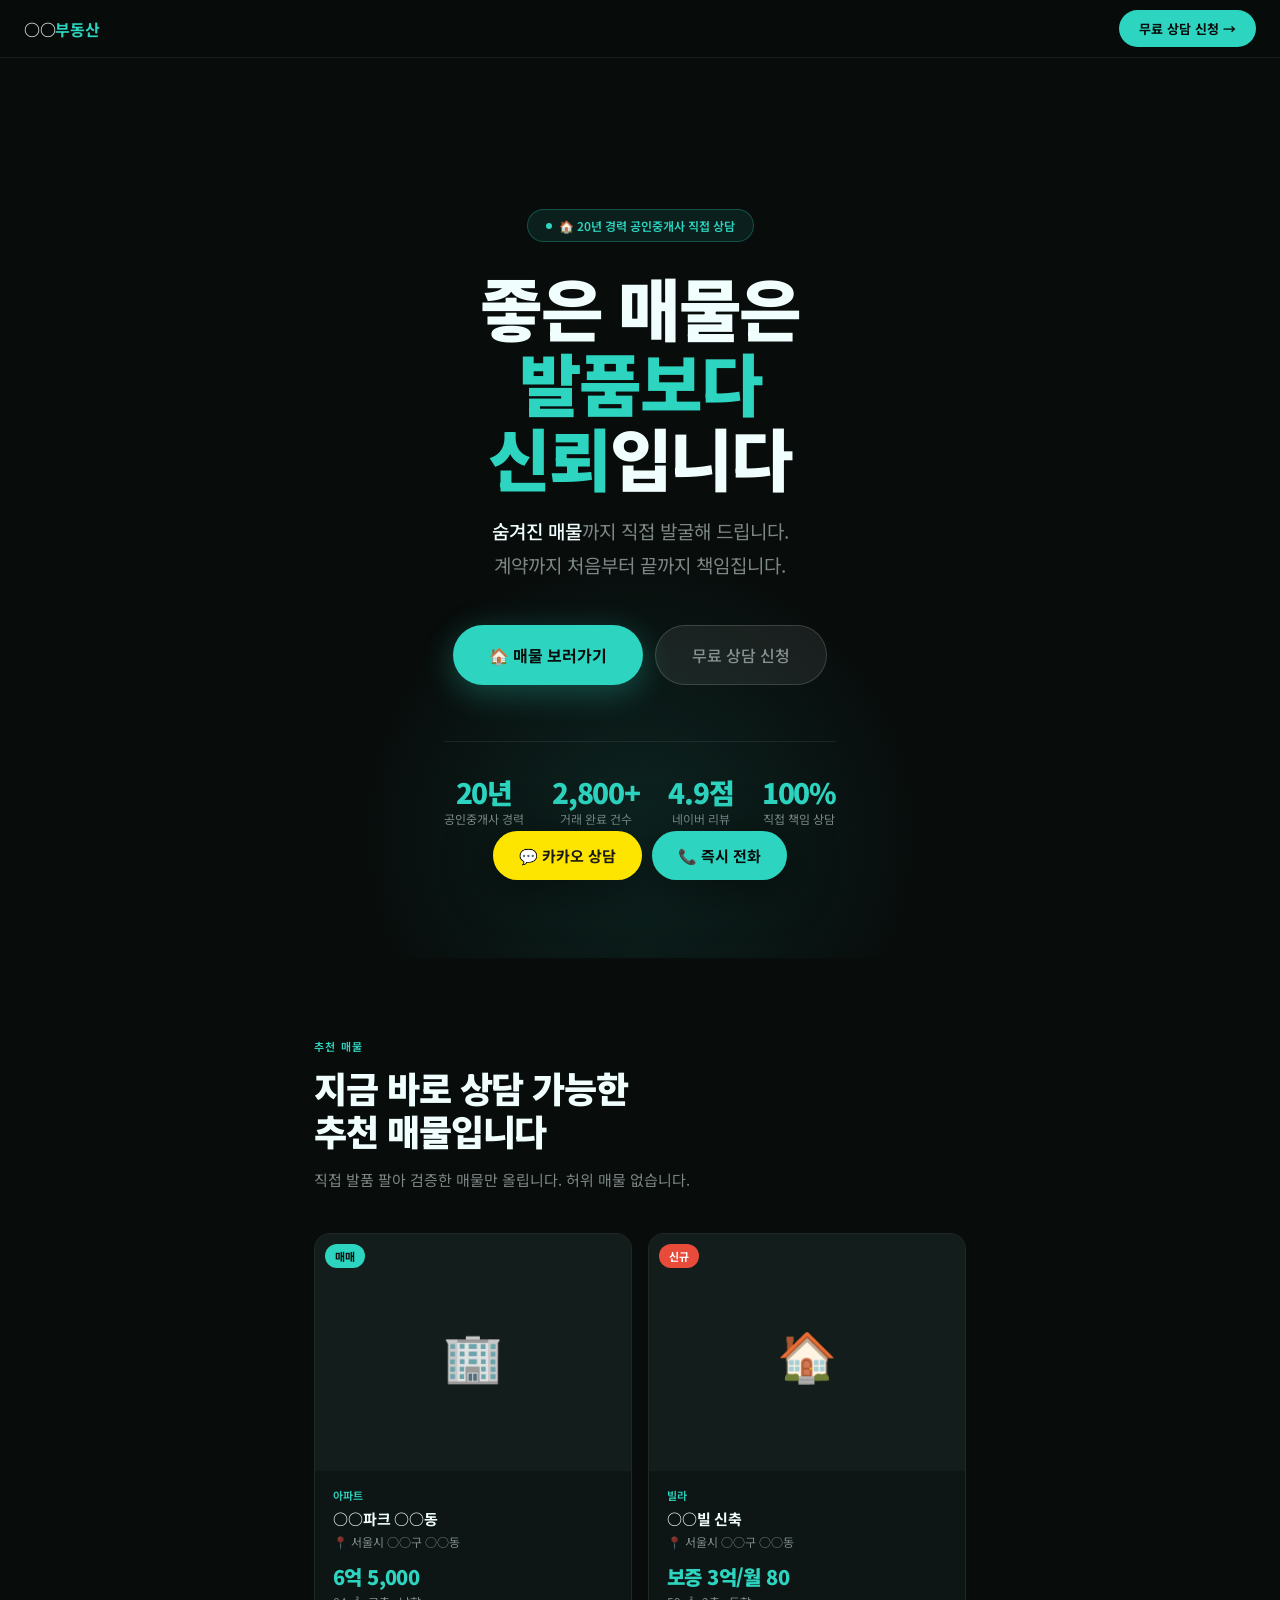
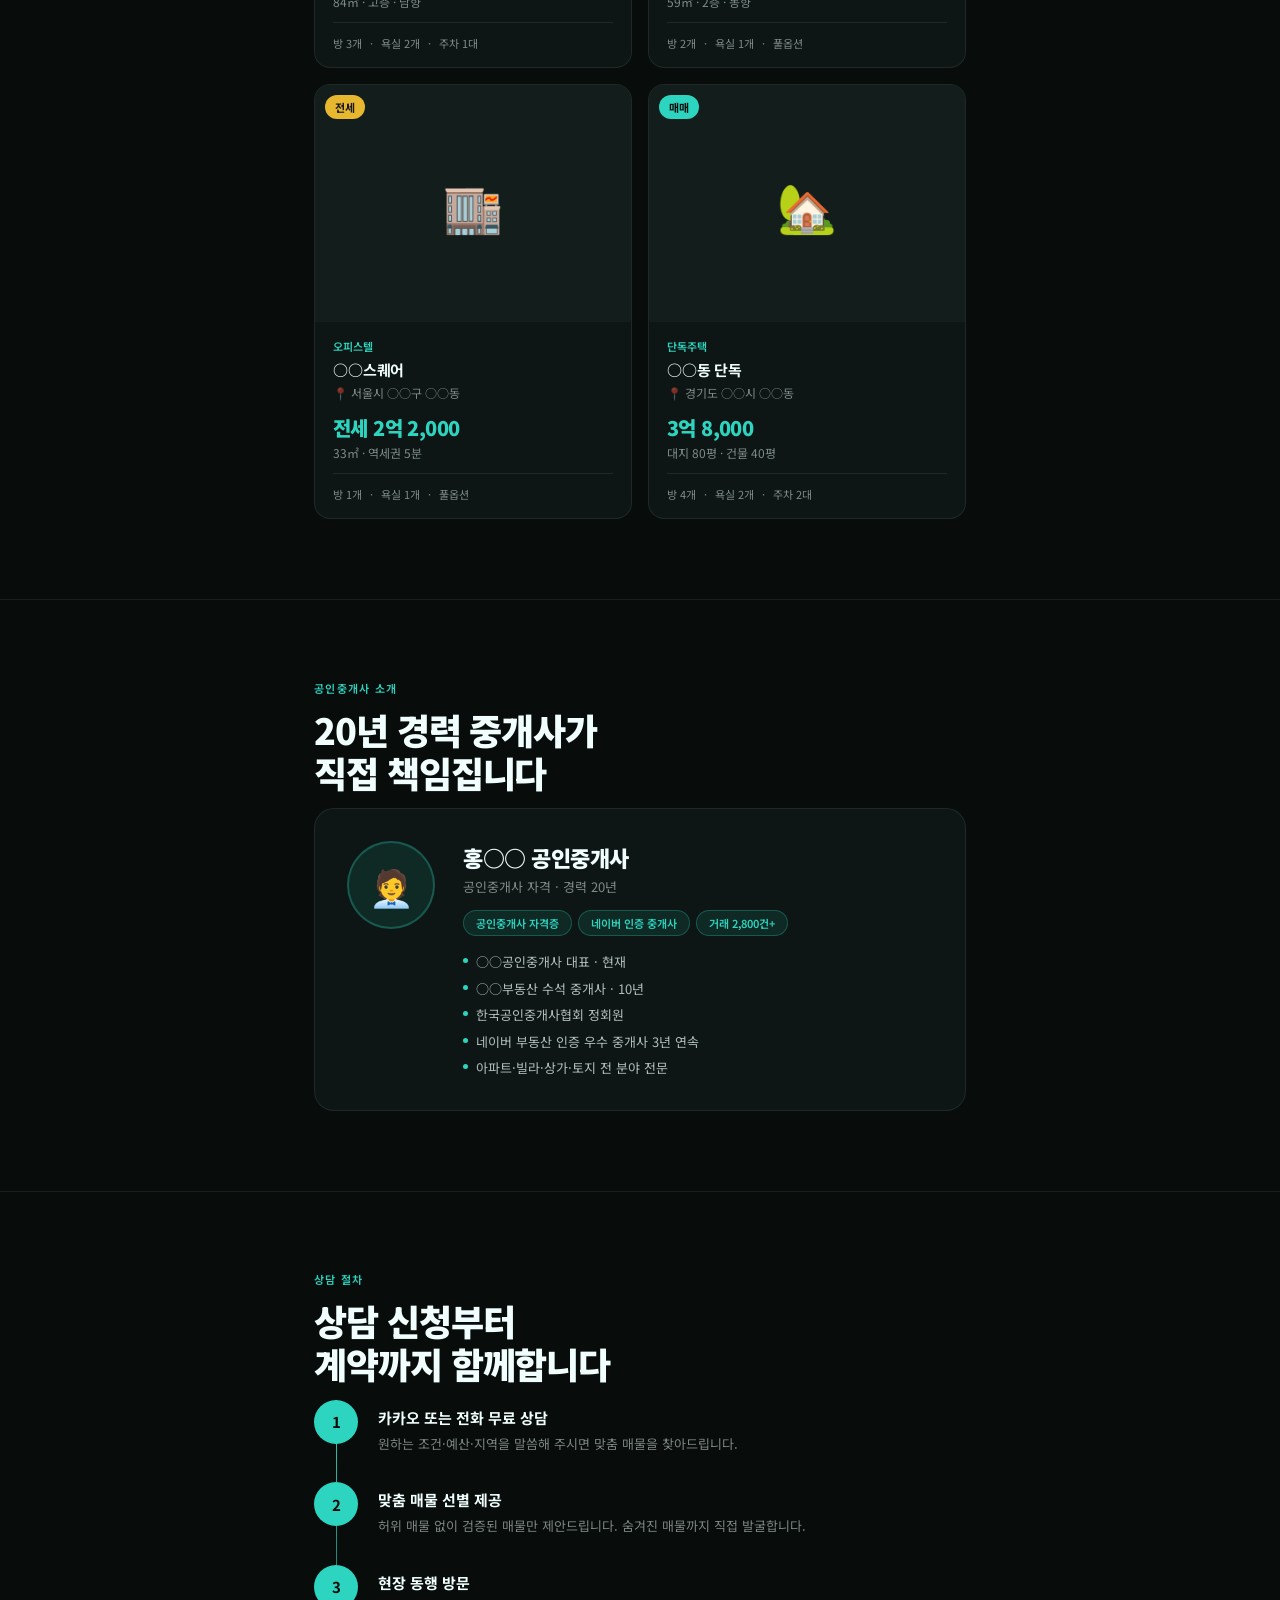
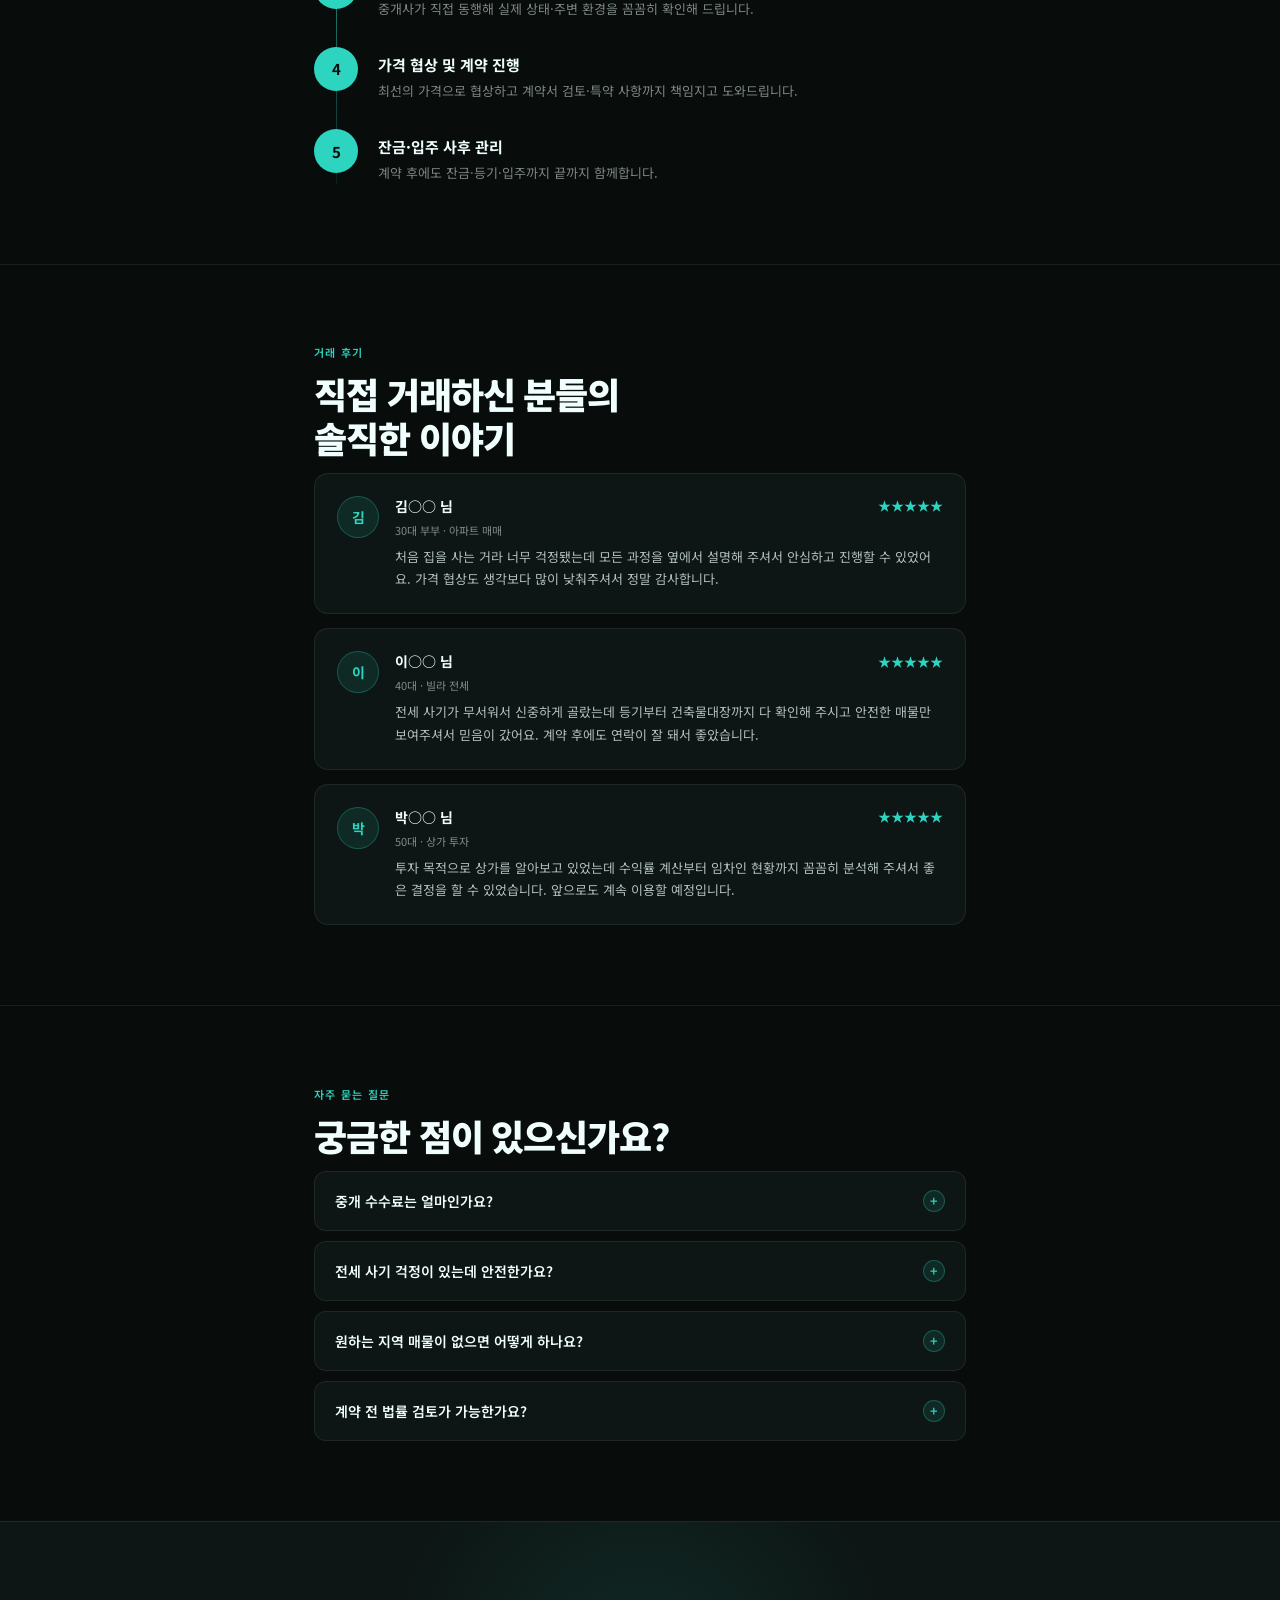
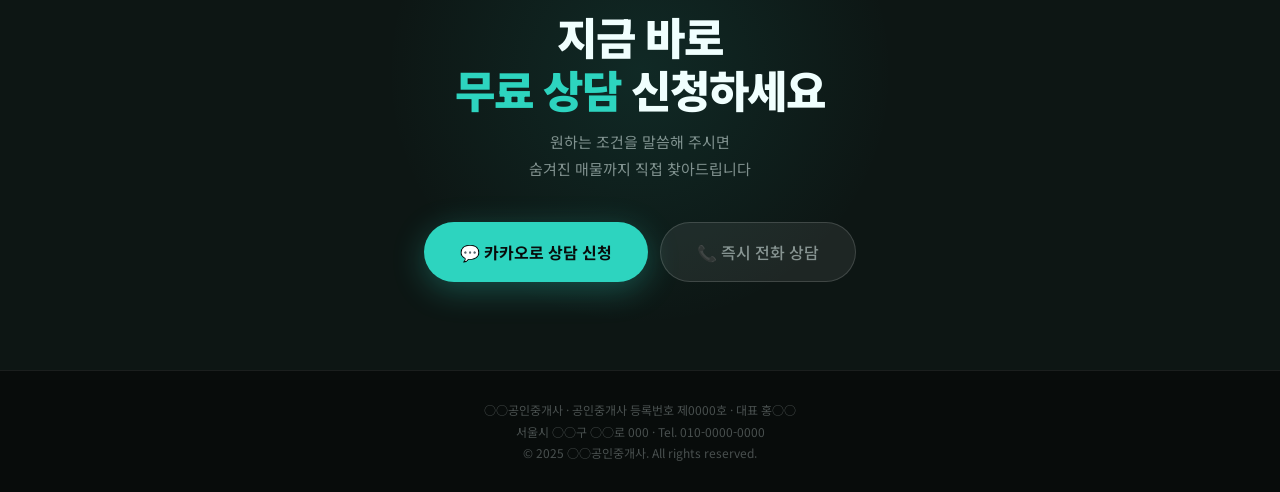
<file: template/estate_trust.html>
<!DOCTYPE html>
<html lang="ko">
<head>
<meta charset="UTF-8">
<meta name="viewport" content="width=device-width, initial-scale=1.0">
<title>○○공인중개사 | 믿을 수 있는 부동산 상담</title>
<meta name="description" content="20년 경력 공인중개사가 직접 상담합니다. 지금 무료 상담 신청하세요.">

<link rel="preconnect" href="https://fonts.googleapis.com">
<link href="https://fonts.googleapis.com/css2?family=Noto+Sans+KR:wght@400;500;700;900&display=swap" rel="stylesheet">

<style>
*, *::before, *::after { margin: 0; padding: 0; box-sizing: border-box; }

:root {
  --teal: #2DD4BF;
  --teal2: #14B8A6;
  --teal-light: rgba(45,212,191,0.10);
  --teal-border: rgba(45,212,191,0.28);
  --bg: #080C0B;
  --surface: #0D1614;
  --surface2: #131E1C;
  --border: rgba(255,255,255,0.08);
  --border-hover: rgba(255,255,255,0.15);
  --text: #F0FFFE;
  --muted: rgba(240,255,254,0.50);
  --muted2: rgba(240,255,254,0.28);
}

html { scroll-behavior: smooth; }
body { font-family: 'Noto Sans KR', sans-serif; background: var(--bg); color: var(--text); -webkit-font-smoothing: antialiased; }
a { text-decoration: none; color: inherit; }

/* FLOATING */
.float-cta {
  position: fixed; bottom: 20px; left: 50%; transform: translateX(-50%);
  z-index: 999; display: flex; gap: 10px;
  filter: drop-shadow(0 8px 24px rgba(0,0,0,0.5));
}
.float-btn {
  font-family: 'Noto Sans KR', sans-serif; font-size: 15px; font-weight: 700;
  padding: 14px 26px; border-radius: 100px; border: none;
  cursor: pointer; white-space: nowrap; transition: transform 0.15s, opacity 0.15s;
}
.float-btn:hover { transform: translateY(-2px); opacity: 0.9; }
.float-btn.kakao { background: #FEE500; color: #1A1A1A; }
.float-btn.call  { background: var(--teal); color: #080C0B; }

/* NAV */
nav {
  position: sticky; top: 0; z-index: 100; height: 58px;
  display: flex; align-items: center; justify-content: space-between;
  padding: 0 24px; background: rgba(8,12,11,0.90);
  backdrop-filter: blur(12px); border-bottom: 0.5px solid var(--border);
}
.nav-logo { font-size: 16px; font-weight: 700; letter-spacing: -0.02em; }
.nav-logo span { color: var(--teal); }
.nav-cta {
  background: var(--teal); color: #080C0B;
  font-size: 13px; font-weight: 700; padding: 9px 20px; border-radius: 100px;
}
.nav-cta:hover { opacity: 0.88; }

/* HERO */
.hero {
  min-height: 100vh; display: flex; flex-direction: column;
  align-items: center; justify-content: center;
  padding: 80px 24px 60px; text-align: center;
  position: relative; overflow: hidden;
}
.hero::before {
  content: ''; position: absolute; bottom: -150px; left: 50%;
  transform: translateX(-50%); width: 700px; height: 550px;
  background: radial-gradient(circle, rgba(45,212,191,0.12) 0%, transparent 65%);
  pointer-events: none;
}
.hero-badge {
  display: inline-flex; align-items: center; gap: 7px;
  background: var(--teal-light); border: 0.5px solid var(--teal-border);
  color: var(--teal); font-size: 12px; font-weight: 600;
  padding: 7px 18px; border-radius: 100px; margin-bottom: 28px;
  animation: fadeUp 0.6s ease both;
}
.hero-badge::before {
  content: ''; width: 6px; height: 6px; border-radius: 50%;
  background: var(--teal); animation: blink 1.6s infinite;
}
.hero h1 {
  font-size: clamp(34px, 8vw, 68px); font-weight: 900;
  line-height: 1.1; letter-spacing: -0.035em; margin-bottom: 20px;
  animation: fadeUp 0.6s 0.08s ease both;
}
.hero h1 .accent { color: var(--teal); }
.hero p {
  font-size: clamp(15px, 2.5vw, 19px); color: var(--muted); line-height: 1.75;
  margin-bottom: 44px; animation: fadeUp 0.6s 0.14s ease both;
}
.hero p strong { color: var(--text); font-weight: 500; }
.hero-btns {
  display: flex; gap: 12px; justify-content: center; flex-wrap: wrap;
  animation: fadeUp 0.6s 0.2s ease both;
}
.btn-main {
  background: var(--teal); color: #080C0B;
  font-family: 'Noto Sans KR', sans-serif; font-size: 16px; font-weight: 700;
  padding: 17px 36px; border-radius: 100px; border: none;
  cursor: pointer; transition: opacity 0.15s, transform 0.15s;
  box-shadow: 0 8px 32px rgba(45,212,191,0.3);
}
.btn-main:hover { opacity: 0.9; transform: translateY(-2px); }
.btn-sub {
  background: rgba(255,255,255,0.07); border: 0.5px solid var(--border-hover);
  color: var(--muted); font-family: 'Noto Sans KR', sans-serif;
  font-size: 16px; font-weight: 500; padding: 17px 36px; border-radius: 100px;
  cursor: pointer; transition: background 0.15s;
}
.btn-sub:hover { background: rgba(255,255,255,0.12); color: var(--text); }
.trust-bar {
  display: flex; gap: 28px; flex-wrap: wrap; justify-content: center;
  margin-top: 56px; padding-top: 36px; border-top: 0.5px solid var(--border);
  animation: fadeUp 0.6s 0.26s ease both;
}
.trust-item { text-align: center; }
.trust-num { font-size: 28px; font-weight: 900; color: var(--teal); letter-spacing: -0.04em; line-height: 1; }
.trust-label { font-size: 12px; color: var(--muted); margin-top: 4px; }

/* SECTION */
.section { max-width: 700px; margin: 0 auto; padding: 80px 24px; }
.sec-label { font-size: 11px; font-weight: 600; letter-spacing: 0.12em; color: var(--teal); text-transform: uppercase; margin-bottom: 12px; }
.sec-title { font-size: clamp(24px, 4.5vw, 36px); font-weight: 900; letter-spacing: -0.03em; line-height: 1.2; margin-bottom: 14px; }
.sec-desc { font-size: 15px; color: var(--muted); line-height: 1.8; margin-bottom: 40px; }

/* PROPERTY CARDS */
.property-grid { display: grid; grid-template-columns: 1fr 1fr; gap: 16px; }
.property-card {
  background: var(--surface); border: 0.5px solid var(--border);
  border-radius: 16px; overflow: hidden;
  transition: border-color 0.2s, transform 0.2s;
}
.property-card:hover { border-color: var(--teal-border); transform: translateY(-3px); }
.property-img {
  width: 100%; aspect-ratio: 4/3;
  background: var(--surface2);
  display: flex; align-items: center; justify-content: center;
  font-size: 48px; position: relative;
}
.property-tag {
  position: absolute; top: 10px; left: 10px;
  font-size: 11px; font-weight: 700;
  padding: 4px 10px; border-radius: 100px;
}
.tag-sale { background: var(--teal); color: #080C0B; }
.tag-rent { background: rgba(255,200,50,0.9); color: #1A1A1A; }
.tag-new  { background: rgba(255,80,60,0.9); color: #fff; }
.property-body { padding: 16px 18px; }
.property-type { font-size: 11px; color: var(--teal); font-weight: 600; margin-bottom: 5px; }
.property-name { font-size: 15px; font-weight: 700; margin-bottom: 4px; letter-spacing: -0.01em; }
.property-addr { font-size: 12px; color: var(--muted); margin-bottom: 12px; }
.property-price { font-size: 20px; font-weight: 900; color: var(--teal); letter-spacing: -0.03em; margin-bottom: 2px; }
.property-detail { font-size: 12px; color: var(--muted); }
.property-specs {
  display: flex; gap: 8px; flex-wrap: wrap; margin-top: 12px;
  padding-top: 12px; border-top: 0.5px solid var(--border);
}
.spec-item { font-size: 11px; color: var(--muted); }
.spec-item::after { content: '·'; margin-left: 8px; }
.spec-item:last-child::after { content: ''; }

/* AGENT CARD */
.agent-card {
  background: var(--surface); border: 0.5px solid var(--border);
  border-radius: 20px; padding: 32px; display: flex; gap: 28px; align-items: flex-start;
}
.agent-avatar {
  flex-shrink: 0; width: 88px; height: 88px; border-radius: 50%;
  background: var(--teal-light); border: 2px solid var(--teal-border);
  display: flex; align-items: center; justify-content: center; font-size: 36px;
}
.agent-info { flex: 1; }
.agent-name { font-size: 22px; font-weight: 900; letter-spacing: -0.02em; margin-bottom: 4px; }
.agent-title { font-size: 13px; color: var(--muted); margin-bottom: 14px; }
.agent-badges { display: flex; flex-wrap: wrap; gap: 6px; margin-bottom: 16px; }
.a-badge {
  font-size: 11px; font-weight: 600;
  background: var(--teal-light); border: 0.5px solid var(--teal-border);
  color: var(--teal); padding: 4px 12px; border-radius: 100px;
}
.agent-career { list-style: none; display: flex; flex-direction: column; gap: 7px; }
.ac-item { display: flex; align-items: flex-start; gap: 8px; font-size: 13px; color: rgba(240,255,254,0.72); line-height: 1.5; }
.ac-dot { flex-shrink: 0; width: 5px; height: 5px; border-radius: 50%; background: var(--teal); margin-top: 6px; }

/* PROCESS */
.process-list { display: flex; flex-direction: column; gap: 0; position: relative; }
.process-list::before {
  content: ''; position: absolute; left: 22px; top: 0; bottom: 0;
  width: 0.5px; background: linear-gradient(to bottom, var(--teal), rgba(45,212,191,0.1));
}
.process-item { display: flex; gap: 20px; padding-bottom: 28px; }
.process-item:last-child { padding-bottom: 0; }
.proc-num {
  flex-shrink: 0; width: 44px; height: 44px; border-radius: 50%;
  background: var(--teal); color: #080C0B; font-size: 15px; font-weight: 700;
  display: flex; align-items: center; justify-content: center; position: relative; z-index: 1;
}
.proc-content { padding-top: 7px; }
.proc-title { font-size: 15px; font-weight: 700; margin-bottom: 5px; }
.proc-desc { font-size: 13px; color: var(--muted); line-height: 1.65; }

/* REVIEW */
.review-list { display: flex; flex-direction: column; gap: 14px; }
.review-card {
  background: var(--surface); border: 0.5px solid var(--border);
  border-radius: 14px; padding: 22px; display: flex; gap: 16px;
  transition: border-color 0.2s;
}
.review-card:hover { border-color: var(--teal-border); }
.r-avatar {
  flex-shrink: 0; width: 42px; height: 42px; border-radius: 50%;
  background: var(--teal-light); border: 0.5px solid var(--teal-border);
  display: flex; align-items: center; justify-content: center;
  font-size: 14px; font-weight: 700; color: var(--teal);
}
.r-body { flex: 1; }
.r-header { display: flex; align-items: center; justify-content: space-between; margin-bottom: 6px; }
.r-name { font-size: 14px; font-weight: 700; }
.r-stars { color: var(--teal); font-size: 13px; }
.r-tag { font-size: 11px; color: var(--muted); margin-bottom: 8px; }
.r-text { font-size: 13px; color: rgba(240,255,254,0.72); line-height: 1.75; }

/* FAQ */
.faq-list { display: flex; flex-direction: column; gap: 10px; }
.faq-item { background: var(--surface); border: 0.5px solid var(--border); border-radius: 12px; overflow: hidden; }
.faq-q {
  width: 100%; text-align: left; display: flex; align-items: center; justify-content: space-between;
  padding: 18px 20px; font-family: 'Noto Sans KR', sans-serif; font-size: 14px; font-weight: 600;
  background: none; border: none; cursor: pointer; color: var(--text); transition: background 0.15s;
}
.faq-q:hover { background: rgba(255,255,255,0.03); }
.faq-icon {
  width: 22px; height: 22px; border-radius: 50%;
  background: var(--teal-light); border: 0.5px solid var(--teal-border);
  display: flex; align-items: center; justify-content: center;
  font-size: 13px; color: var(--teal); transition: transform 0.25s; flex-shrink: 0;
}
.faq-a { display: none; padding: 14px 20px 18px; font-size: 13px; color: var(--muted); line-height: 1.8; border-top: 0.5px solid var(--border); }
.faq-item.open .faq-a { display: block; }
.faq-item.open .faq-icon { transform: rotate(45deg); }

/* FINAL CTA */
.final-cta {
  background: var(--surface); border-top: 0.5px solid var(--border);
  padding: 88px 24px; text-align: center; position: relative; overflow: hidden;
}
.final-cta::before {
  content: ''; position: absolute; top: -100px; left: 50%; transform: translateX(-50%);
  width: 600px; height: 500px;
  background: radial-gradient(circle, rgba(45,212,191,0.10) 0%, transparent 65%);
  pointer-events: none;
}
.final-cta h2 { font-size: clamp(26px, 5vw, 44px); font-weight: 900; letter-spacing: -0.03em; line-height: 1.2; margin-bottom: 14px; position: relative; }
.final-cta h2 span { color: var(--teal); }
.final-cta p { font-size: 15px; color: var(--muted); line-height: 1.75; margin-bottom: 40px; position: relative; }
.final-btns { display: flex; gap: 12px; justify-content: center; flex-wrap: wrap; position: relative; }

.divider { height: 0.5px; background: var(--border); }
footer { padding: 28px 24px; text-align: center; border-top: 0.5px solid var(--border); font-size: 12px; color: var(--muted2); line-height: 1.8; }

@keyframes fadeUp { from { opacity: 0; transform: translateY(20px); } to { opacity: 1; transform: translateY(0); } }
@keyframes blink { 0%, 100% { opacity: 1; } 50% { opacity: 0.3; } }
.reveal { opacity: 0; transform: translateY(22px); transition: opacity 0.6s ease, transform 0.6s ease; }
.reveal.visible { opacity: 1; transform: translateY(0); }

@media (max-width: 560px) {
  .property-grid { grid-template-columns: 1fr; }
  .agent-card { flex-direction: column; align-items: center; text-align: center; }
  .float-cta { width: calc(100% - 32px); }
  .float-btn { flex: 1; justify-content: center; }
}
</style>
</head>
<body>

<div class="float-cta">
  <button class="float-btn kakao" onclick="window.open('https://open.kakao.com/YOUR_LINK','_blank')">💬 카카오 상담</button>
  <button class="float-btn call" onclick="window.location.href='tel:010-0000-0000'">📞 즉시 전화</button>
</div>

<nav>
  <div class="nav-logo">○○<span>부동산</span></div>
  <a href="#consult" class="nav-cta">무료 상담 신청 →</a>
</nav>

<section class="hero">
  <div class="hero-badge">🏠 20년 경력 공인중개사 직접 상담</div>
  <h1>좋은 매물은<br><span class="accent">발품보다<br>신뢰</span>입니다</h1>
  <p><strong>숨겨진 매물</strong>까지 직접 발굴해 드립니다.<br>계약까지 처음부터 끝까지 책임집니다.</p>
  <div class="hero-btns">
    <button class="btn-main" onclick="document.getElementById('properties').scrollIntoView({behavior:'smooth'})">🏠 매물 보러가기</button>
    <button class="btn-sub" onclick="document.getElementById('consult').scrollIntoView({behavior:'smooth'})">무료 상담 신청</button>
  </div>
  <div class="trust-bar">
    <div class="trust-item"><div class="trust-num">20년</div><div class="trust-label">공인중개사 경력</div></div>
    <div class="trust-item"><div class="trust-num">2,800+</div><div class="trust-label">거래 완료 건수</div></div>
    <div class="trust-item"><div class="trust-num">4.9점</div><div class="trust-label">네이버 리뷰</div></div>
    <div class="trust-item"><div class="trust-num">100%</div><div class="trust-label">직접 책임 상담</div></div>
  </div>
</section>

<!-- PROPERTIES -->
<section class="section" id="properties">
  <p class="sec-label reveal">추천 매물</p>
  <h2 class="sec-title reveal">지금 바로 상담 가능한<br>추천 매물입니다</h2>
  <p class="sec-desc reveal">직접 발품 팔아 검증한 매물만 올립니다. 허위 매물 없습니다.</p>

  <div class="property-grid">
    <div class="property-card reveal">
      <div class="property-img">🏢<span class="property-tag tag-sale">매매</span></div>
      <div class="property-body">
        <div class="property-type">아파트</div>
        <div class="property-name">○○파크 ○○동</div>
        <div class="property-addr">📍 서울시 ○○구 ○○동</div>
        <div class="property-price">6억 5,000</div>
        <div class="property-detail">84㎡ · 고층 · 남향</div>
        <div class="property-specs">
          <span class="spec-item">방 3개</span>
          <span class="spec-item">욕실 2개</span>
          <span class="spec-item">주차 1대</span>
        </div>
      </div>
    </div>
    <div class="property-card reveal">
      <div class="property-img">🏠<span class="property-tag tag-new">신규</span></div>
      <div class="property-body">
        <div class="property-type">빌라</div>
        <div class="property-name">○○빌 신축</div>
        <div class="property-addr">📍 서울시 ○○구 ○○동</div>
        <div class="property-price">보증 3억/월 80</div>
        <div class="property-detail">59㎡ · 2층 · 동향</div>
        <div class="property-specs">
          <span class="spec-item">방 2개</span>
          <span class="spec-item">욕실 1개</span>
          <span class="spec-item">풀옵션</span>
        </div>
      </div>
    </div>
    <div class="property-card reveal">
      <div class="property-img">🏬<span class="property-tag tag-rent">전세</span></div>
      <div class="property-body">
        <div class="property-type">오피스텔</div>
        <div class="property-name">○○스퀘어</div>
        <div class="property-addr">📍 서울시 ○○구 ○○동</div>
        <div class="property-price">전세 2억 2,000</div>
        <div class="property-detail">33㎡ · 역세권 5분</div>
        <div class="property-specs">
          <span class="spec-item">방 1개</span>
          <span class="spec-item">욕실 1개</span>
          <span class="spec-item">풀옵션</span>
        </div>
      </div>
    </div>
    <div class="property-card reveal">
      <div class="property-img">🏡<span class="property-tag tag-sale">매매</span></div>
      <div class="property-body">
        <div class="property-type">단독주택</div>
        <div class="property-name">○○동 단독</div>
        <div class="property-addr">📍 경기도 ○○시 ○○동</div>
        <div class="property-price">3억 8,000</div>
        <div class="property-detail">대지 80평 · 건물 40평</div>
        <div class="property-specs">
          <span class="spec-item">방 4개</span>
          <span class="spec-item">욕실 2개</span>
          <span class="spec-item">주차 2대</span>
        </div>
      </div>
    </div>
  </div>
</section>

<div class="divider"></div>

<!-- AGENT -->
<section class="section">
  <p class="sec-label reveal">공인중개사 소개</p>
  <h2 class="sec-title reveal">20년 경력 중개사가<br>직접 책임집니다</h2>

  <div class="agent-card reveal">
    <div class="agent-avatar">🧑‍💼</div>
    <div class="agent-info">
      <div class="agent-name">홍○○ 공인중개사</div>
      <div class="agent-title">공인중개사 자격 · 경력 20년</div>
      <div class="agent-badges">
        <span class="a-badge">공인중개사 자격증</span>
        <span class="a-badge">네이버 인증 중개사</span>
        <span class="a-badge">거래 2,800건+</span>
      </div>
      <ul class="agent-career">
        <li class="ac-item"><span class="ac-dot"></span>○○공인중개사 대표 · 현재</li>
        <li class="ac-item"><span class="ac-dot"></span>○○부동산 수석 중개사 · 10년</li>
        <li class="ac-item"><span class="ac-dot"></span>한국공인중개사협회 정회원</li>
        <li class="ac-item"><span class="ac-dot"></span>네이버 부동산 인증 우수 중개사 3년 연속</li>
        <li class="ac-item"><span class="ac-dot"></span>아파트·빌라·상가·토지 전 분야 전문</li>
      </ul>
    </div>
  </div>
</section>

<div class="divider"></div>

<!-- PROCESS -->
<section class="section">
  <p class="sec-label reveal">상담 절차</p>
  <h2 class="sec-title reveal">상담 신청부터<br>계약까지 함께합니다</h2>

  <div class="process-list">
    <div class="process-item reveal">
      <div class="proc-num">1</div>
      <div class="proc-content">
        <div class="proc-title">카카오 또는 전화 무료 상담</div>
        <p class="proc-desc">원하는 조건·예산·지역을 말씀해 주시면 맞춤 매물을 찾아드립니다.</p>
      </div>
    </div>
    <div class="process-item reveal">
      <div class="proc-num">2</div>
      <div class="proc-content">
        <div class="proc-title">맞춤 매물 선별 제공</div>
        <p class="proc-desc">허위 매물 없이 검증된 매물만 제안드립니다. 숨겨진 매물까지 직접 발굴합니다.</p>
      </div>
    </div>
    <div class="process-item reveal">
      <div class="proc-num">3</div>
      <div class="proc-content">
        <div class="proc-title">현장 동행 방문</div>
        <p class="proc-desc">중개사가 직접 동행해 실제 상태·주변 환경을 꼼꼼히 확인해 드립니다.</p>
      </div>
    </div>
    <div class="process-item reveal">
      <div class="proc-num">4</div>
      <div class="proc-content">
        <div class="proc-title">가격 협상 및 계약 진행</div>
        <p class="proc-desc">최선의 가격으로 협상하고 계약서 검토·특약 사항까지 책임지고 도와드립니다.</p>
      </div>
    </div>
    <div class="process-item reveal">
      <div class="proc-num">5</div>
      <div class="proc-content">
        <div class="proc-title">잔금·입주 사후 관리</div>
        <p class="proc-desc">계약 후에도 잔금·등기·입주까지 끝까지 함께합니다.</p>
      </div>
    </div>
  </div>
</section>

<div class="divider"></div>

<!-- REVIEWS -->
<section class="section">
  <p class="sec-label reveal">거래 후기</p>
  <h2 class="sec-title reveal">직접 거래하신 분들의<br>솔직한 이야기</h2>

  <div class="review-list">
    <div class="review-card reveal">
      <div class="r-avatar">김</div>
      <div class="r-body">
        <div class="r-header"><div class="r-name">김○○ 님</div><div class="r-stars">★★★★★</div></div>
        <div class="r-tag">30대 부부 · 아파트 매매</div>
        <p class="r-text">처음 집을 사는 거라 너무 걱정됐는데 모든 과정을 옆에서 설명해 주셔서 안심하고 진행할 수 있었어요. 가격 협상도 생각보다 많이 낮춰주셔서 정말 감사합니다.</p>
      </div>
    </div>
    <div class="review-card reveal">
      <div class="r-avatar">이</div>
      <div class="r-body">
        <div class="r-header"><div class="r-name">이○○ 님</div><div class="r-stars">★★★★★</div></div>
        <div class="r-tag">40대 · 빌라 전세</div>
        <p class="r-text">전세 사기가 무서워서 신중하게 골랐는데 등기부터 건축물대장까지 다 확인해 주시고 안전한 매물만 보여주셔서 믿음이 갔어요. 계약 후에도 연락이 잘 돼서 좋았습니다.</p>
      </div>
    </div>
    <div class="review-card reveal">
      <div class="r-avatar">박</div>
      <div class="r-body">
        <div class="r-header"><div class="r-name">박○○ 님</div><div class="r-stars">★★★★★</div></div>
        <div class="r-tag">50대 · 상가 투자</div>
        <p class="r-text">투자 목적으로 상가를 알아보고 있었는데 수익률 계산부터 임차인 현황까지 꼼꼼히 분석해 주셔서 좋은 결정을 할 수 있었습니다. 앞으로도 계속 이용할 예정입니다.</p>
      </div>
    </div>
  </div>
</section>

<div class="divider"></div>

<!-- FAQ -->
<section class="section">
  <p class="sec-label reveal">자주 묻는 질문</p>
  <h2 class="sec-title reveal">궁금한 점이 있으신가요?</h2>

  <div class="faq-list reveal">
    <div class="faq-item">
      <button class="faq-q" onclick="toggleFaq(this)">중개 수수료는 얼마인가요?<span class="faq-icon">+</span></button>
      <div class="faq-a">법정 중개보수 기준에 따라 투명하게 청구합니다. 상담 시 거래 금액에 따른 수수료를 미리 안내해 드립니다.</div>
    </div>
    <div class="faq-item">
      <button class="faq-q" onclick="toggleFaq(this)">전세 사기 걱정이 있는데 안전한가요?<span class="faq-icon">+</span></button>
      <div class="faq-a">등기부등본·건축물대장·확정일자·전입신고 등 안전 거래를 위한 모든 서류를 꼼꼼히 확인합니다. 문제 소지가 있는 매물은 처음부터 배제합니다.</div>
    </div>
    <div class="faq-item">
      <button class="faq-q" onclick="toggleFaq(this)">원하는 지역 매물이 없으면 어떻게 하나요?<span class="faq-icon">+</span></button>
      <div class="faq-a">원하는 조건을 말씀해 주시면 네트워크를 통해 미공개 매물까지 직접 발굴해 드립니다. 조건에 맞는 매물이 나오면 바로 연락드립니다.</div>
    </div>
    <div class="faq-item">
      <button class="faq-q" onclick="toggleFaq(this)">계약 전 법률 검토가 가능한가요?<span class="faq-icon">+</span></button>
      <div class="faq-a">계약서 특약 사항 검토 및 분쟁 예방을 위한 조언을 드립니다. 필요시 제휴 법무사·변호사와 연결도 도와드립니다.</div>
    </div>
  </div>
</section>

<!-- FINAL CTA -->
<section class="final-cta" id="consult">
  <h2 class="reveal">지금 바로<br><span>무료 상담</span> 신청하세요</h2>
  <p class="reveal">원하는 조건을 말씀해 주시면<br>숨겨진 매물까지 직접 찾아드립니다</p>
  <div class="final-btns">
    <button class="btn-main reveal" onclick="window.open('https://open.kakao.com/YOUR_LINK','_blank')">💬 카카오로 상담 신청</button>
    <button class="btn-sub reveal" onclick="window.location.href='tel:010-0000-0000'">📞 즉시 전화 상담</button>
  </div>
</section>

<footer>
  ○○공인중개사 · 공인중개사 등록번호 제0000호 · 대표 홍○○<br>
  서울시 ○○구 ○○로 000 · Tel. 010-0000-0000<br>
  © 2025 ○○공인중개사. All rights reserved.
</footer>

<script>
function toggleFaq(btn) {
  const item = btn.closest('.faq-item');
  const isOpen = item.classList.contains('open');
  document.querySelectorAll('.faq-item').forEach(i => i.classList.remove('open'));
  if (!isOpen) item.classList.add('open');
}
const observer = new IntersectionObserver((entries) => {
  entries.forEach((entry, i) => {
    if (entry.isIntersecting) {
      setTimeout(() => entry.target.classList.add('visible'), i * 60);
      observer.unobserve(entry.target);
    }
  });
}, { threshold: 0.1 });
document.querySelectorAll('.reveal').forEach(el => observer.observe(el));
</script>
</body>
</html>
</file>
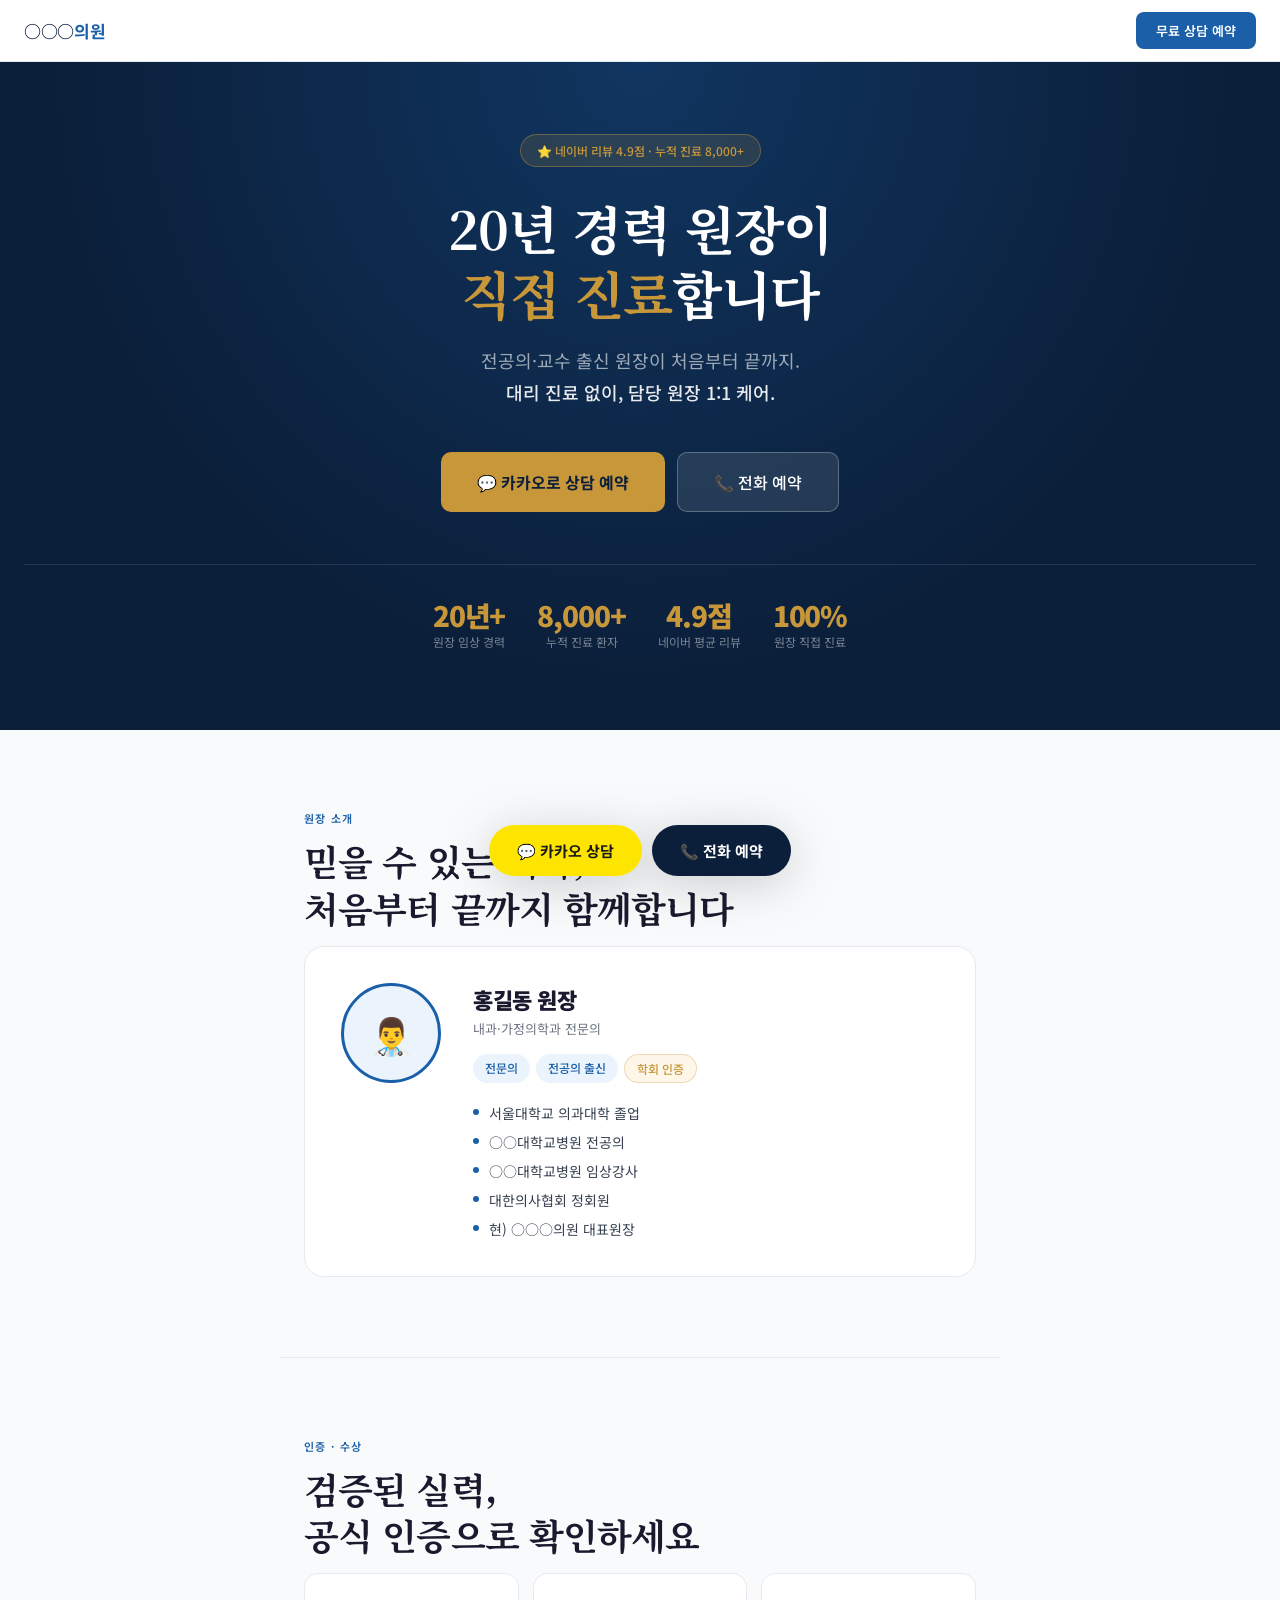
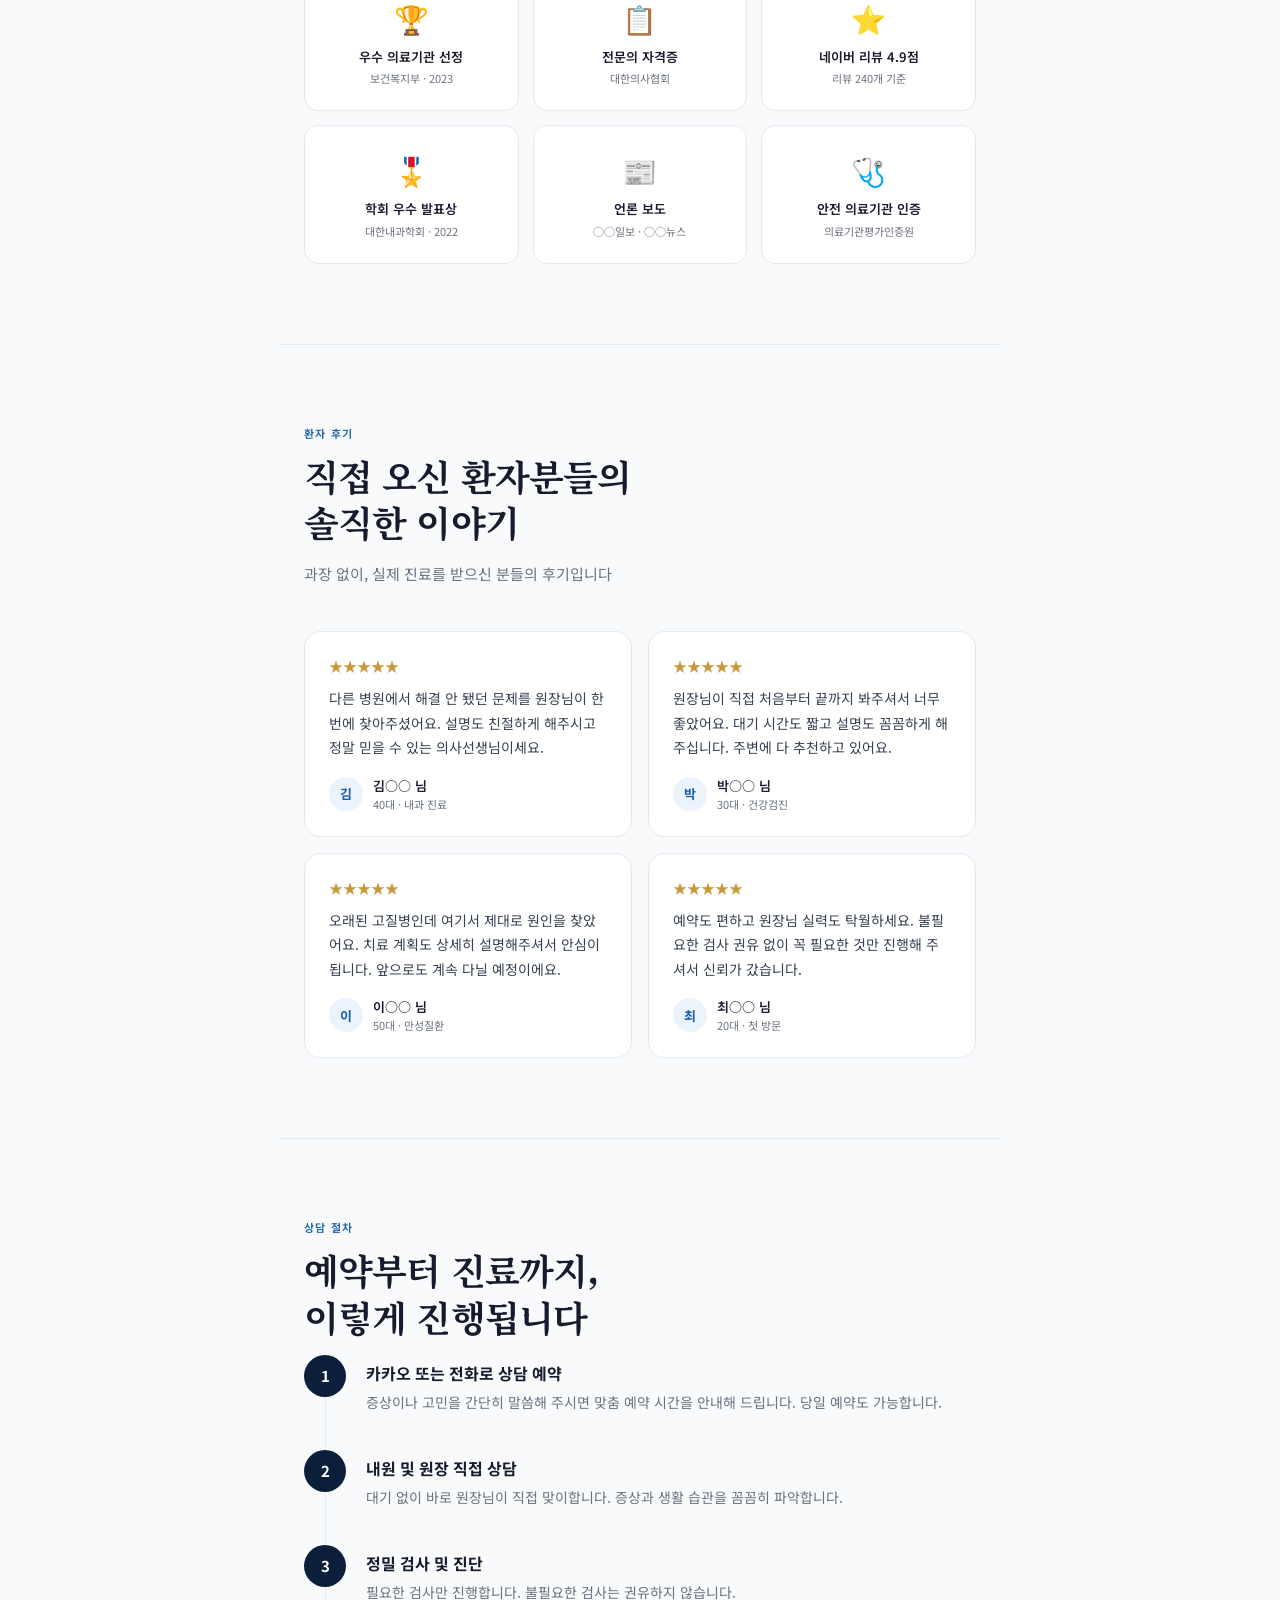
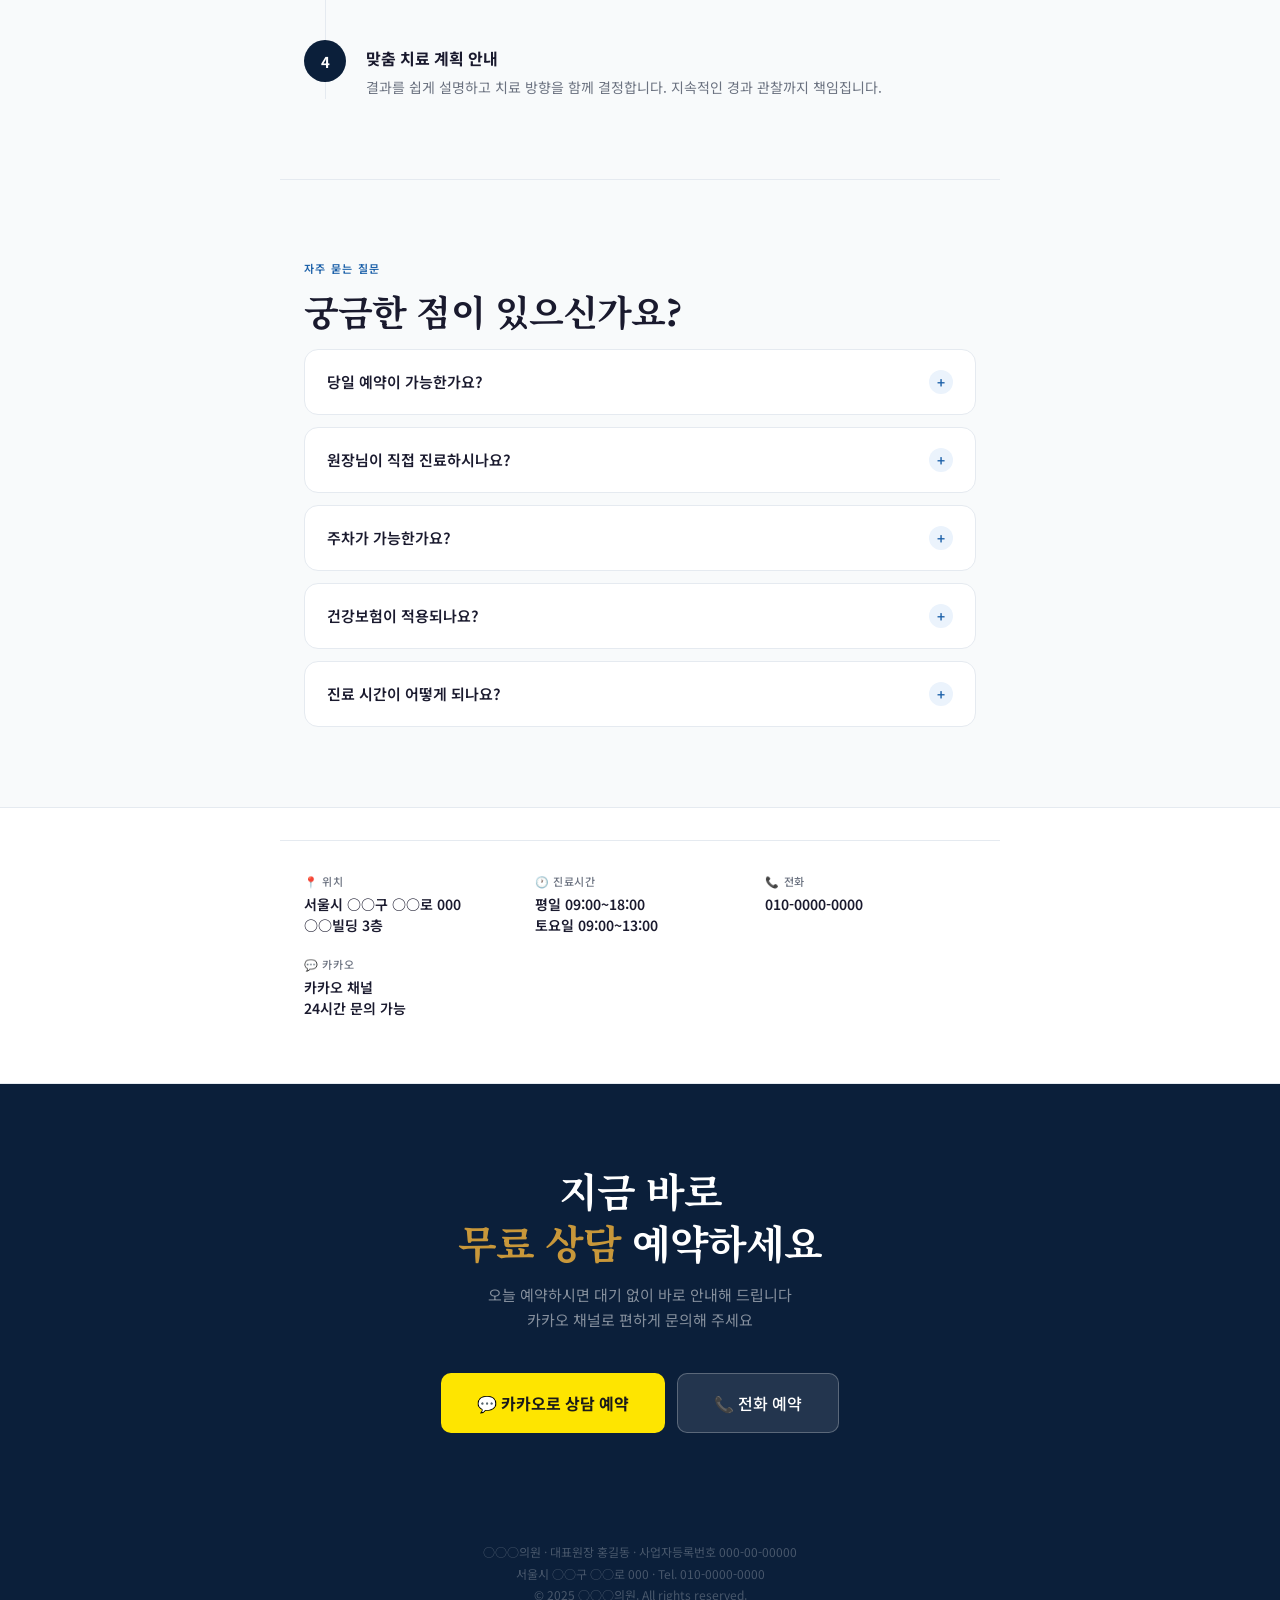
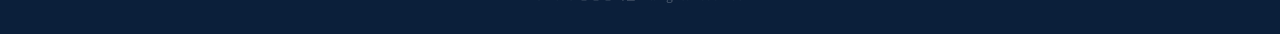
<file: template/hospital_01.html>
<!DOCTYPE html>
<html lang="ko">
<head>
<meta charset="UTF-8">
<meta name="viewport" content="width=device-width, initial-scale=1.0">
<title>○○○의원 | 원장 직접 진료 · 무료 상담 예약</title>
<meta name="description" content="20년 경력 원장이 직접 진료합니다. 지금 무료 상담 예약하세요.">
<meta property="og:title" content="○○○의원 | 원장 직접 진료">
<meta property="og:description" content="20년 경력 원장이 직접 진료합니다.">

<link rel="preconnect" href="https://fonts.googleapis.com">
<link href="https://fonts.googleapis.com/css2?family=Noto+Sans+KR:wght@400;500;700;900&family=Noto+Serif+KR:wght@400;700&display=swap" rel="stylesheet">

<style>
*, *::before, *::after { margin: 0; padding: 0; box-sizing: border-box; }

:root {
  --navy: #0B1F3A;
  --navy2: #132A4E;
  --blue: #1A5FA8;
  --blue-light: #EBF3FC;
  --gold: #C8973A;
  --gold-light: #FDF6E9;
  --text: #1A1A2E;
  --muted: #6B7280;
  --border: #E5EAF0;
  --bg: #F8FAFB;
  --white: #ffffff;
}

html { scroll-behavior: smooth; }
body {
  font-family: 'Noto Sans KR', sans-serif;
  background: var(--bg);
  color: var(--text);
  -webkit-font-smoothing: antialiased;
}
a { text-decoration: none; color: inherit; }

/* ── FLOATING CTA ── */
.float-cta {
  position: fixed; bottom: 24px; left: 50%;
  transform: translateX(-50%);
  z-index: 999;
  display: flex; gap: 10px;
  filter: drop-shadow(0 8px 24px rgba(0,0,0,0.18));
}
.float-btn {
  display: inline-flex; align-items: center; gap: 8px;
  font-family: 'Noto Sans KR', sans-serif;
  font-size: 15px; font-weight: 700;
  padding: 15px 28px;
  border-radius: 100px; border: none;
  cursor: pointer; white-space: nowrap;
  transition: transform 0.15s, opacity 0.15s;
}
.float-btn:hover { transform: translateY(-2px); opacity: 0.92; }
.float-btn.kakao { background: #FEE500; color: #1A1A1A; }
.float-btn.call  { background: var(--navy); color: #fff; }

/* ── NAV ── */
nav {
  position: sticky; top: 0; z-index: 100;
  background: rgba(255,255,255,0.94);
  backdrop-filter: blur(10px);
  border-bottom: 1px solid var(--border);
  padding: 0 24px;
  height: 62px;
  display: flex; align-items: center; justify-content: space-between;
}
.nav-logo {
  font-size: 17px; font-weight: 700;
  color: var(--navy); letter-spacing: -0.02em;
}
.nav-logo span { color: var(--blue); }
.nav-reserve {
  background: var(--blue); color: #fff;
  font-size: 13px; font-weight: 600;
  padding: 9px 20px; border-radius: 8px;
  transition: opacity 0.15s;
}
.nav-reserve:hover { opacity: 0.88; }

/* ── HERO ── */
.hero {
  background: var(--navy);
  padding: 72px 24px 80px;
  text-align: center;
  position: relative; overflow: hidden;
}
.hero::before {
  content: '';
  position: absolute; inset: 0;
  background: radial-gradient(ellipse at 50% 0%, rgba(26,95,168,0.35) 0%, transparent 65%);
  pointer-events: none;
}
.hero-eyebrow {
  display: inline-flex; align-items: center; gap: 8px;
  background: rgba(200,151,58,0.15);
  border: 1px solid rgba(200,151,58,0.4);
  color: var(--gold);
  font-size: 12px; font-weight: 500;
  padding: 7px 16px; border-radius: 100px;
  margin-bottom: 28px;
  animation: fadeUp 0.6s ease both;
}
.hero h1 {
  font-family: 'Noto Serif KR', serif;
  font-size: clamp(28px, 6vw, 52px);
  font-weight: 700;
  color: #fff;
  line-height: 1.25;
  letter-spacing: -0.02em;
  margin-bottom: 20px;
  animation: fadeUp 0.6s 0.08s ease both;
}
.hero h1 em { color: var(--gold); font-style: normal; }
.hero p {
  font-size: clamp(15px, 2.5vw, 18px);
  color: rgba(255,255,255,0.6);
  line-height: 1.75;
  margin-bottom: 44px;
  animation: fadeUp 0.6s 0.14s ease both;
}
.hero p strong { color: rgba(255,255,255,0.9); font-weight: 500; }

.hero-btns {
  display: flex; gap: 12px; justify-content: center; flex-wrap: wrap;
  animation: fadeUp 0.6s 0.2s ease both;
}
.btn-hero-main {
  background: var(--gold); color: var(--navy);
  font-family: 'Noto Sans KR', sans-serif;
  font-size: 16px; font-weight: 700;
  padding: 17px 36px; border-radius: 10px; border: none;
  cursor: pointer; transition: opacity 0.15s;
}
.btn-hero-main:hover { opacity: 0.88; }
.btn-hero-sub {
  background: rgba(255,255,255,0.1);
  border: 1px solid rgba(255,255,255,0.25);
  color: #fff;
  font-family: 'Noto Sans KR', sans-serif;
  font-size: 16px; font-weight: 500;
  padding: 17px 36px; border-radius: 10px;
  cursor: pointer; transition: background 0.15s;
}
.btn-hero-sub:hover { background: rgba(255,255,255,0.16); }

/* trust bar */
.trust-bar {
  display: flex; justify-content: center;
  gap: 32px; flex-wrap: wrap;
  margin-top: 52px;
  padding-top: 36px;
  border-top: 1px solid rgba(255,255,255,0.1);
  animation: fadeUp 0.6s 0.26s ease both;
}
.trust-item { text-align: center; }
.trust-num {
  font-size: 28px; font-weight: 900;
  color: var(--gold); letter-spacing: -0.04em;
  line-height: 1;
}
.trust-label {
  font-size: 12px; color: rgba(255,255,255,0.45);
  margin-top: 4px;
}

/* ── SECTION ── */
.section {
  max-width: 720px; margin: 0 auto;
  padding: 80px 24px;
}
.section-eyebrow {
  font-size: 11px; font-weight: 600;
  letter-spacing: 0.12em; color: var(--blue);
  text-transform: uppercase; margin-bottom: 12px;
}
.section-title {
  font-family: 'Noto Serif KR', serif;
  font-size: clamp(24px, 4.5vw, 36px);
  font-weight: 700;
  letter-spacing: -0.025em;
  line-height: 1.3; margin-bottom: 14px;
}
.section-desc {
  font-size: 15px; color: var(--muted);
  line-height: 1.8; margin-bottom: 44px;
}

/* ── DOCTOR CARD ── */
.doctor-card {
  background: var(--white);
  border: 1px solid var(--border);
  border-radius: 20px;
  padding: 36px;
  display: flex; gap: 32px;
  align-items: flex-start;
}
.doctor-avatar {
  flex-shrink: 0;
  width: 100px; height: 100px;
  border-radius: 50%;
  background: var(--blue-light);
  border: 3px solid var(--blue);
  display: flex; align-items: center; justify-content: center;
  font-size: 36px;
}
.doctor-info { flex: 1; }
.doctor-name {
  font-size: 22px; font-weight: 900;
  letter-spacing: -0.02em; margin-bottom: 4px;
}
.doctor-title {
  font-size: 13px; color: var(--muted);
  margin-bottom: 16px;
}
.doctor-badges {
  display: flex; flex-wrap: wrap; gap: 6px;
  margin-bottom: 20px;
}
.badge {
  font-size: 12px; font-weight: 500;
  padding: 5px 12px; border-radius: 100px;
}
.badge-blue { background: var(--blue-light); color: var(--blue); }
.badge-gold { background: var(--gold-light); color: var(--gold); border: 1px solid rgba(200,151,58,0.3); }

.doctor-career {
  list-style: none; display: flex; flex-direction: column; gap: 8px;
}
.career-item {
  display: flex; align-items: flex-start; gap: 10px;
  font-size: 14px; color: #374151; line-height: 1.5;
}
.career-dot {
  flex-shrink: 0; width: 6px; height: 6px;
  border-radius: 50%; background: var(--blue);
  margin-top: 6px;
}

/* ── CERT GRID ── */
.cert-grid {
  display: grid; grid-template-columns: repeat(3, 1fr); gap: 14px;
  margin-top: 0;
}
.cert-card {
  background: var(--white);
  border: 1px solid var(--border);
  border-radius: 14px;
  padding: 24px 18px;
  text-align: center;
  transition: border-color 0.2s, transform 0.2s;
}
.cert-card:hover { border-color: var(--blue); transform: translateY(-2px); }
.cert-icon { font-size: 28px; margin-bottom: 10px; }
.cert-name {
  font-size: 13px; font-weight: 600;
  color: var(--text); line-height: 1.4;
}
.cert-org {
  font-size: 11px; color: var(--muted);
  margin-top: 4px;
}

/* ── REVIEWS ── */
.review-grid {
  display: grid; grid-template-columns: 1fr 1fr; gap: 16px;
}
.review-card {
  background: var(--white);
  border: 1px solid var(--border);
  border-radius: 16px;
  padding: 24px;
  transition: border-color 0.2s;
}
.review-card:hover { border-color: var(--blue); }
.review-stars { color: var(--gold); font-size: 14px; margin-bottom: 10px; }
.review-text {
  font-size: 14px; color: #374151;
  line-height: 1.75; margin-bottom: 16px;
}
.review-author {
  display: flex; align-items: center; gap: 10px;
}
.author-avatar {
  width: 34px; height: 34px; border-radius: 50%;
  background: var(--blue-light);
  display: flex; align-items: center; justify-content: center;
  font-size: 13px; font-weight: 700; color: var(--blue);
}
.author-name { font-size: 13px; font-weight: 600; }
.author-tag  { font-size: 11px; color: var(--muted); margin-top: 1px; }

/* ── PROCESS ── */
.process-list {
  display: flex; flex-direction: column; gap: 0;
  position: relative;
}
.process-list::before {
  content: '';
  position: absolute; left: 21px; top: 0; bottom: 0;
  width: 1px; background: var(--border);
}
.process-item {
  display: flex; align-items: flex-start; gap: 20px;
  padding: 0 0 36px;
  position: relative;
}
.process-item:last-child { padding-bottom: 0; }
.process-num {
  flex-shrink: 0; width: 42px; height: 42px;
  border-radius: 50%;
  background: var(--navy); color: #fff;
  font-size: 15px; font-weight: 700;
  display: flex; align-items: center; justify-content: center;
  position: relative; z-index: 1;
}
.process-content { padding-top: 6px; }
.process-title { font-size: 16px; font-weight: 700; margin-bottom: 6px; }
.process-desc  { font-size: 14px; color: var(--muted); line-height: 1.65; }

/* ── FAQ ── */
.faq-list { display: flex; flex-direction: column; gap: 12px; }
.faq-item {
  background: var(--white);
  border: 1px solid var(--border);
  border-radius: 14px;
  overflow: hidden;
}
.faq-q {
  width: 100%; text-align: left;
  display: flex; align-items: center; justify-content: space-between;
  padding: 20px 22px;
  font-family: 'Noto Sans KR', sans-serif;
  font-size: 15px; font-weight: 600;
  background: none; border: none; cursor: pointer;
  color: var(--text);
  transition: background 0.15s;
}
.faq-q:hover { background: var(--bg); }
.faq-icon {
  flex-shrink: 0; width: 24px; height: 24px;
  border-radius: 50%; background: var(--blue-light);
  display: flex; align-items: center; justify-content: center;
  font-size: 14px; color: var(--blue);
  transition: transform 0.25s;
}
.faq-a {
  display: none;
  padding: 0 22px 20px;
  font-size: 14px; color: var(--muted);
  line-height: 1.8;
  border-top: 1px solid var(--border);
  padding-top: 16px;
}
.faq-item.open .faq-a { display: block; }
.faq-item.open .faq-icon { transform: rotate(45deg); }

/* ── FINAL CTA ── */
.final-cta {
  background: var(--navy);
  padding: 80px 24px;
  text-align: center;
}
.final-cta h2 {
  font-family: 'Noto Serif KR', serif;
  font-size: clamp(24px, 5vw, 40px);
  font-weight: 700; color: #fff;
  line-height: 1.3; margin-bottom: 14px;
  letter-spacing: -0.025em;
}
.final-cta h2 em { color: var(--gold); font-style: normal; }
.final-cta p {
  font-size: 15px; color: rgba(255,255,255,0.5);
  line-height: 1.7; margin-bottom: 40px;
}
.final-btns {
  display: flex; gap: 12px; justify-content: center; flex-wrap: wrap;
}
.btn-kakao {
  background: #FEE500; color: #1A1A1A;
  font-family: 'Noto Sans KR', sans-serif;
  font-size: 16px; font-weight: 700;
  padding: 17px 36px; border-radius: 10px; border: none;
  cursor: pointer; transition: opacity 0.15s;
}
.btn-kakao:hover { opacity: 0.88; }
.btn-call {
  background: rgba(255,255,255,0.1);
  border: 1px solid rgba(255,255,255,0.25);
  color: #fff;
  font-family: 'Noto Sans KR', sans-serif;
  font-size: 16px; font-weight: 500;
  padding: 17px 36px; border-radius: 10px;
  cursor: pointer; transition: background 0.15s;
}
.btn-call:hover { background: rgba(255,255,255,0.16); }

/* ── INFO BAR ── */
.info-bar {
  background: var(--white);
  border-top: 1px solid var(--border);
  padding: 32px 24px;
  max-width: 720px; margin: 0 auto;
  display: grid; grid-template-columns: repeat(auto-fit, minmax(160px, 1fr)); gap: 20px;
}
.info-item { }
.info-label { font-size: 11px; color: var(--muted); font-weight: 500; letter-spacing: 0.06em; text-transform: uppercase; margin-bottom: 5px; }
.info-value { font-size: 14px; font-weight: 600; color: var(--text); line-height: 1.5; }

/* ── FOOTER ── */
footer {
  background: #0B1F3A;
  padding: 28px 24px;
  text-align: center;
  font-size: 12px;
  color: rgba(255,255,255,0.25);
  line-height: 1.8;
}

/* ── DIVIDER ── */
.divider {
  height: 1px; background: var(--border);
  max-width: 720px; margin: 0 auto;
}

/* ── ANIMATIONS ── */
@keyframes fadeUp {
  from { opacity: 0; transform: translateY(20px); }
  to   { opacity: 1; transform: translateY(0); }
}
.reveal {
  opacity: 0; transform: translateY(22px);
  transition: opacity 0.6s ease, transform 0.6s ease;
}
.reveal.visible { opacity: 1; transform: translateY(0); }

/* ── RESPONSIVE ── */
@media (max-width: 600px) {
  .doctor-card { flex-direction: column; align-items: center; text-align: center; padding: 28px 22px; }
  .doctor-career { align-items: flex-start; }
  .cert-grid { grid-template-columns: 1fr 1fr; }
  .review-grid { grid-template-columns: 1fr; }
  .float-cta { width: calc(100% - 32px); }
  .float-btn { flex: 1; justify-content: center; }
}
</style>
</head>
<body>

<!-- FLOATING CTA -->
<div class="float-cta">
  <!-- ✅ 카카오 채널 URL로 교체 -->
  <button class="float-btn kakao" onclick="window.open('https://open.kakao.com/YOUR_LINK','_blank')">💬 카카오 상담</button>
  <!-- ✅ 전화번호로 교체 -->
  <button class="float-btn call" onclick="window.location.href='tel:010-0000-0000'">📞 전화 예약</button>
</div>

<!-- NAV -->
<nav>
  <!-- ✅ 병원 이름으로 교체 -->
  <div class="nav-logo">○○○<span>의원</span></div>
  <a href="#contact" class="nav-reserve">무료 상담 예약</a>
</nav>

<!-- HERO -->
<section class="hero">
  <div class="hero-eyebrow">⭐ 네이버 리뷰 4.9점 · 누적 진료 8,000+</div>
  <h1>
    20년 경력 원장이<br>
    <em>직접 진료</em>합니다
  </h1>
  <p>
    전공의·교수 출신 원장이 처음부터 끝까지.<br>
    <strong>대리 진료 없이, 담당 원장 1:1 케어.</strong>
  </p>
  <div class="hero-btns">
    <button class="btn-hero-main" onclick="window.open('https://open.kakao.com/YOUR_LINK','_blank')">💬 카카오로 상담 예약</button>
    <button class="btn-hero-sub" onclick="window.location.href='tel:010-0000-0000'">📞 전화 예약</button>
  </div>

  <div class="trust-bar">
    <div class="trust-item">
      <div class="trust-num">20년+</div>
      <div class="trust-label">원장 임상 경력</div>
    </div>
    <div class="trust-item">
      <div class="trust-num">8,000+</div>
      <div class="trust-label">누적 진료 환자</div>
    </div>
    <div class="trust-item">
      <div class="trust-num">4.9점</div>
      <div class="trust-label">네이버 평균 리뷰</div>
    </div>
    <div class="trust-item">
      <div class="trust-num">100%</div>
      <div class="trust-label">원장 직접 진료</div>
    </div>
  </div>
</section>

<!-- DOCTOR -->
<section class="section">
  <p class="section-eyebrow reveal">원장 소개</p>
  <h2 class="section-title reveal">믿을 수 있는 의사,<br>처음부터 끝까지 함께합니다</h2>

  <div class="doctor-card reveal">
    <div class="doctor-avatar">👨‍⚕️</div>
    <div class="doctor-info">
      <div class="doctor-name">홍길동 원장</div>
      <!-- ✅ 진료과목으로 교체 -->
      <div class="doctor-title">내과·가정의학과 전문의</div>
      <div class="doctor-badges">
        <span class="badge badge-blue">전문의</span>
        <span class="badge badge-blue">전공의 출신</span>
        <span class="badge badge-gold">학회 인증</span>
      </div>
      <ul class="doctor-career">
        <!-- ✅ 실제 경력으로 교체 -->
        <li class="career-item"><span class="career-dot"></span>서울대학교 의과대학 졸업</li>
        <li class="career-item"><span class="career-dot"></span>○○대학교병원 전공의</li>
        <li class="career-item"><span class="career-dot"></span>○○대학교병원 임상강사</li>
        <li class="career-item"><span class="career-dot"></span>대한의사협회 정회원</li>
        <li class="career-item"><span class="career-dot"></span>현) ○○○의원 대표원장</li>
      </ul>
    </div>
  </div>
</section>

<div class="divider"></div>

<!-- CERT -->
<section class="section">
  <p class="section-eyebrow reveal">인증 · 수상</p>
  <h2 class="section-title reveal">검증된 실력,<br>공식 인증으로 확인하세요</h2>

  <div class="cert-grid">
    <div class="cert-card reveal">
      <div class="cert-icon">🏆</div>
      <div class="cert-name">우수 의료기관 선정</div>
      <div class="cert-org">보건복지부 · 2023</div>
    </div>
    <div class="cert-card reveal">
      <div class="cert-icon">📋</div>
      <div class="cert-name">전문의 자격증</div>
      <div class="cert-org">대한의사협회</div>
    </div>
    <div class="cert-card reveal">
      <div class="cert-icon">⭐</div>
      <div class="cert-name">네이버 리뷰 4.9점</div>
      <div class="cert-org">리뷰 240개 기준</div>
    </div>
    <!-- ✅ 실제 인증·수상으로 교체 -->
    <div class="cert-card reveal">
      <div class="cert-icon">🎖️</div>
      <div class="cert-name">학회 우수 발표상</div>
      <div class="cert-org">대한내과학회 · 2022</div>
    </div>
    <div class="cert-card reveal">
      <div class="cert-icon">📰</div>
      <div class="cert-name">언론 보도</div>
      <div class="cert-org">○○일보 · ○○뉴스</div>
    </div>
    <div class="cert-card reveal">
      <div class="cert-icon">🩺</div>
      <div class="cert-name">안전 의료기관 인증</div>
      <div class="cert-org">의료기관평가인증원</div>
    </div>
  </div>
</section>

<div class="divider"></div>

<!-- REVIEWS -->
<section class="section">
  <p class="section-eyebrow reveal">환자 후기</p>
  <h2 class="section-title reveal">직접 오신 환자분들의<br>솔직한 이야기</h2>
  <p class="section-desc reveal">과장 없이, 실제 진료를 받으신 분들의 후기입니다</p>

  <div class="review-grid">
    <div class="review-card reveal">
      <div class="review-stars">★★★★★</div>
      <p class="review-text">다른 병원에서 해결 안 됐던 문제를 원장님이 한 번에 찾아주셨어요. 설명도 친절하게 해주시고 정말 믿을 수 있는 의사선생님이세요.</p>
      <div class="review-author">
        <div class="author-avatar">김</div>
        <div>
          <div class="author-name">김○○ 님</div>
          <div class="author-tag">40대 · 내과 진료</div>
        </div>
      </div>
    </div>
    <div class="review-card reveal">
      <div class="review-stars">★★★★★</div>
      <p class="review-text">원장님이 직접 처음부터 끝까지 봐주셔서 너무 좋았어요. 대기 시간도 짧고 설명도 꼼꼼하게 해주십니다. 주변에 다 추천하고 있어요.</p>
      <div class="review-author">
        <div class="author-avatar">박</div>
        <div>
          <div class="author-name">박○○ 님</div>
          <div class="author-tag">30대 · 건강검진</div>
        </div>
      </div>
    </div>
    <div class="review-card reveal">
      <div class="review-stars">★★★★★</div>
      <p class="review-text">오래된 고질병인데 여기서 제대로 원인을 찾았어요. 치료 계획도 상세히 설명해주셔서 안심이 됩니다. 앞으로도 계속 다닐 예정이에요.</p>
      <div class="review-author">
        <div class="author-avatar">이</div>
        <div>
          <div class="author-name">이○○ 님</div>
          <div class="author-tag">50대 · 만성질환</div>
        </div>
      </div>
    </div>
    <div class="review-card reveal">
      <div class="review-stars">★★★★★</div>
      <p class="review-text">예약도 편하고 원장님 실력도 탁월하세요. 불필요한 검사 권유 없이 꼭 필요한 것만 진행해 주셔서 신뢰가 갔습니다.</p>
      <div class="review-author">
        <div class="author-avatar">최</div>
        <div>
          <div class="author-name">최○○ 님</div>
          <div class="author-tag">20대 · 첫 방문</div>
        </div>
      </div>
    </div>
  </div>
</section>

<div class="divider"></div>

<!-- PROCESS -->
<section class="section">
  <p class="section-eyebrow reveal">상담 절차</p>
  <h2 class="section-title reveal">예약부터 진료까지,<br>이렇게 진행됩니다</h2>

  <div class="process-list">
    <div class="process-item reveal">
      <div class="process-num">1</div>
      <div class="process-content">
        <div class="process-title">카카오 또는 전화로 상담 예약</div>
        <p class="process-desc">증상이나 고민을 간단히 말씀해 주시면 맞춤 예약 시간을 안내해 드립니다. 당일 예약도 가능합니다.</p>
      </div>
    </div>
    <div class="process-item reveal">
      <div class="process-num">2</div>
      <div class="process-content">
        <div class="process-title">내원 및 원장 직접 상담</div>
        <p class="process-desc">대기 없이 바로 원장님이 직접 맞이합니다. 증상과 생활 습관을 꼼꼼히 파악합니다.</p>
      </div>
    </div>
    <div class="process-item reveal">
      <div class="process-num">3</div>
      <div class="process-content">
        <div class="process-title">정밀 검사 및 진단</div>
        <p class="process-desc">필요한 검사만 진행합니다. 불필요한 검사는 권유하지 않습니다.</p>
      </div>
    </div>
    <div class="process-item reveal">
      <div class="process-num">4</div>
      <div class="process-content">
        <div class="process-title">맞춤 치료 계획 안내</div>
        <p class="process-desc">결과를 쉽게 설명하고 치료 방향을 함께 결정합니다. 지속적인 경과 관찰까지 책임집니다.</p>
      </div>
    </div>
  </div>
</section>

<div class="divider"></div>

<!-- FAQ -->
<section class="section">
  <p class="section-eyebrow reveal">자주 묻는 질문</p>
  <h2 class="section-title reveal">궁금한 점이 있으신가요?</h2>

  <div class="faq-list reveal">
    <div class="faq-item">
      <button class="faq-q" onclick="toggleFaq(this)">
        당일 예약이 가능한가요?
        <span class="faq-icon">+</span>
      </button>
      <div class="faq-a">네, 당일 예약 가능합니다. 카카오 채널이나 전화로 문의해 주시면 빠르게 확인해 드리겠습니다.</div>
    </div>
    <div class="faq-item">
      <button class="faq-q" onclick="toggleFaq(this)">
        원장님이 직접 진료하시나요?
        <span class="faq-icon">+</span>
      </button>
      <div class="faq-a">100% 원장 직접 진료입니다. 초진부터 경과 관찰까지 담당 원장이 일관성 있게 케어합니다.</div>
    </div>
    <div class="faq-item">
      <button class="faq-q" onclick="toggleFaq(this)">
        주차가 가능한가요?
        <span class="faq-icon">+</span>
      </button>
      <!-- ✅ 실제 주차 정보로 교체 -->
      <div class="faq-a">건물 내 주차장 이용 가능합니다. 1시간 무료 주차 지원해 드립니다.</div>
    </div>
    <div class="faq-item">
      <button class="faq-q" onclick="toggleFaq(this)">
        건강보험이 적용되나요?
        <span class="faq-icon">+</span>
      </button>
      <div class="faq-a">대부분의 진료는 건강보험이 적용됩니다. 비급여 항목은 사전에 안내해 드립니다.</div>
    </div>
    <div class="faq-item">
      <button class="faq-q" onclick="toggleFaq(this)">
        진료 시간이 어떻게 되나요?
        <span class="faq-icon">+</span>
      </button>
      <!-- ✅ 실제 진료시간으로 교체 -->
      <div class="faq-a">평일 09:00~18:00, 토요일 09:00~13:00 운영합니다. 점심시간은 13:00~14:00입니다.</div>
    </div>
  </div>
</section>

<!-- INFO BAR -->
<div style="background:var(--white); border-top:1px solid var(--border); border-bottom:1px solid var(--border); padding:32px 24px;">
  <div class="info-bar" style="max-width:720px; margin:0 auto;">
    <div class="info-item">
      <div class="info-label">📍 위치</div>
      <!-- ✅ 실제 주소로 교체 -->
      <div class="info-value">서울시 ○○구 ○○로 000<br>○○빌딩 3층</div>
    </div>
    <div class="info-item">
      <div class="info-label">🕐 진료시간</div>
      <div class="info-value">평일 09:00~18:00<br>토요일 09:00~13:00</div>
    </div>
    <div class="info-item">
      <div class="info-label">📞 전화</div>
      <!-- ✅ 실제 번호로 교체 -->
      <div class="info-value">010-0000-0000</div>
    </div>
    <div class="info-item">
      <div class="info-label">💬 카카오</div>
      <div class="info-value">카카오 채널<br>24시간 문의 가능</div>
    </div>
  </div>
</div>

<!-- FINAL CTA -->
<section class="final-cta" id="contact">
  <h2>지금 바로<br><em>무료 상담</em> 예약하세요</h2>
  <p>오늘 예약하시면 대기 없이 바로 안내해 드립니다<br>카카오 채널로 편하게 문의해 주세요</p>
  <div class="final-btns">
    <button class="btn-kakao" onclick="window.open('https://open.kakao.com/YOUR_LINK','_blank')">💬 카카오로 상담 예약</button>
    <button class="btn-call" onclick="window.location.href='tel:010-0000-0000'">📞 전화 예약</button>
  </div>
</section>

<footer>
  <!-- ✅ 실제 정보로 교체 -->
  ○○○의원 · 대표원장 홍길동 · 사업자등록번호 000-00-00000<br>
  서울시 ○○구 ○○로 000 · Tel. 010-0000-0000<br>
  © 2025 ○○○의원. All rights reserved.
</footer>

<script>
function toggleFaq(btn) {
  const item = btn.closest('.faq-item');
  const isOpen = item.classList.contains('open');
  document.querySelectorAll('.faq-item').forEach(i => i.classList.remove('open'));
  if (!isOpen) item.classList.add('open');
}

const observer = new IntersectionObserver((entries) => {
  entries.forEach((entry, i) => {
    if (entry.isIntersecting) {
      setTimeout(() => entry.target.classList.add('visible'), i * 70);
      observer.unobserve(entry.target);
    }
  });
}, { threshold: 0.1 });
document.querySelectorAll('.reveal').forEach(el => observer.observe(el));

document.querySelectorAll('a[href^="#"]').forEach(a => {
  a.addEventListener('click', e => {
    const t = document.querySelector(a.getAttribute('href'));
    if (t) { e.preventDefault(); t.scrollIntoView({ behavior: 'smooth' }); }
  });
});
</script>
</body>
</html>
</file>
